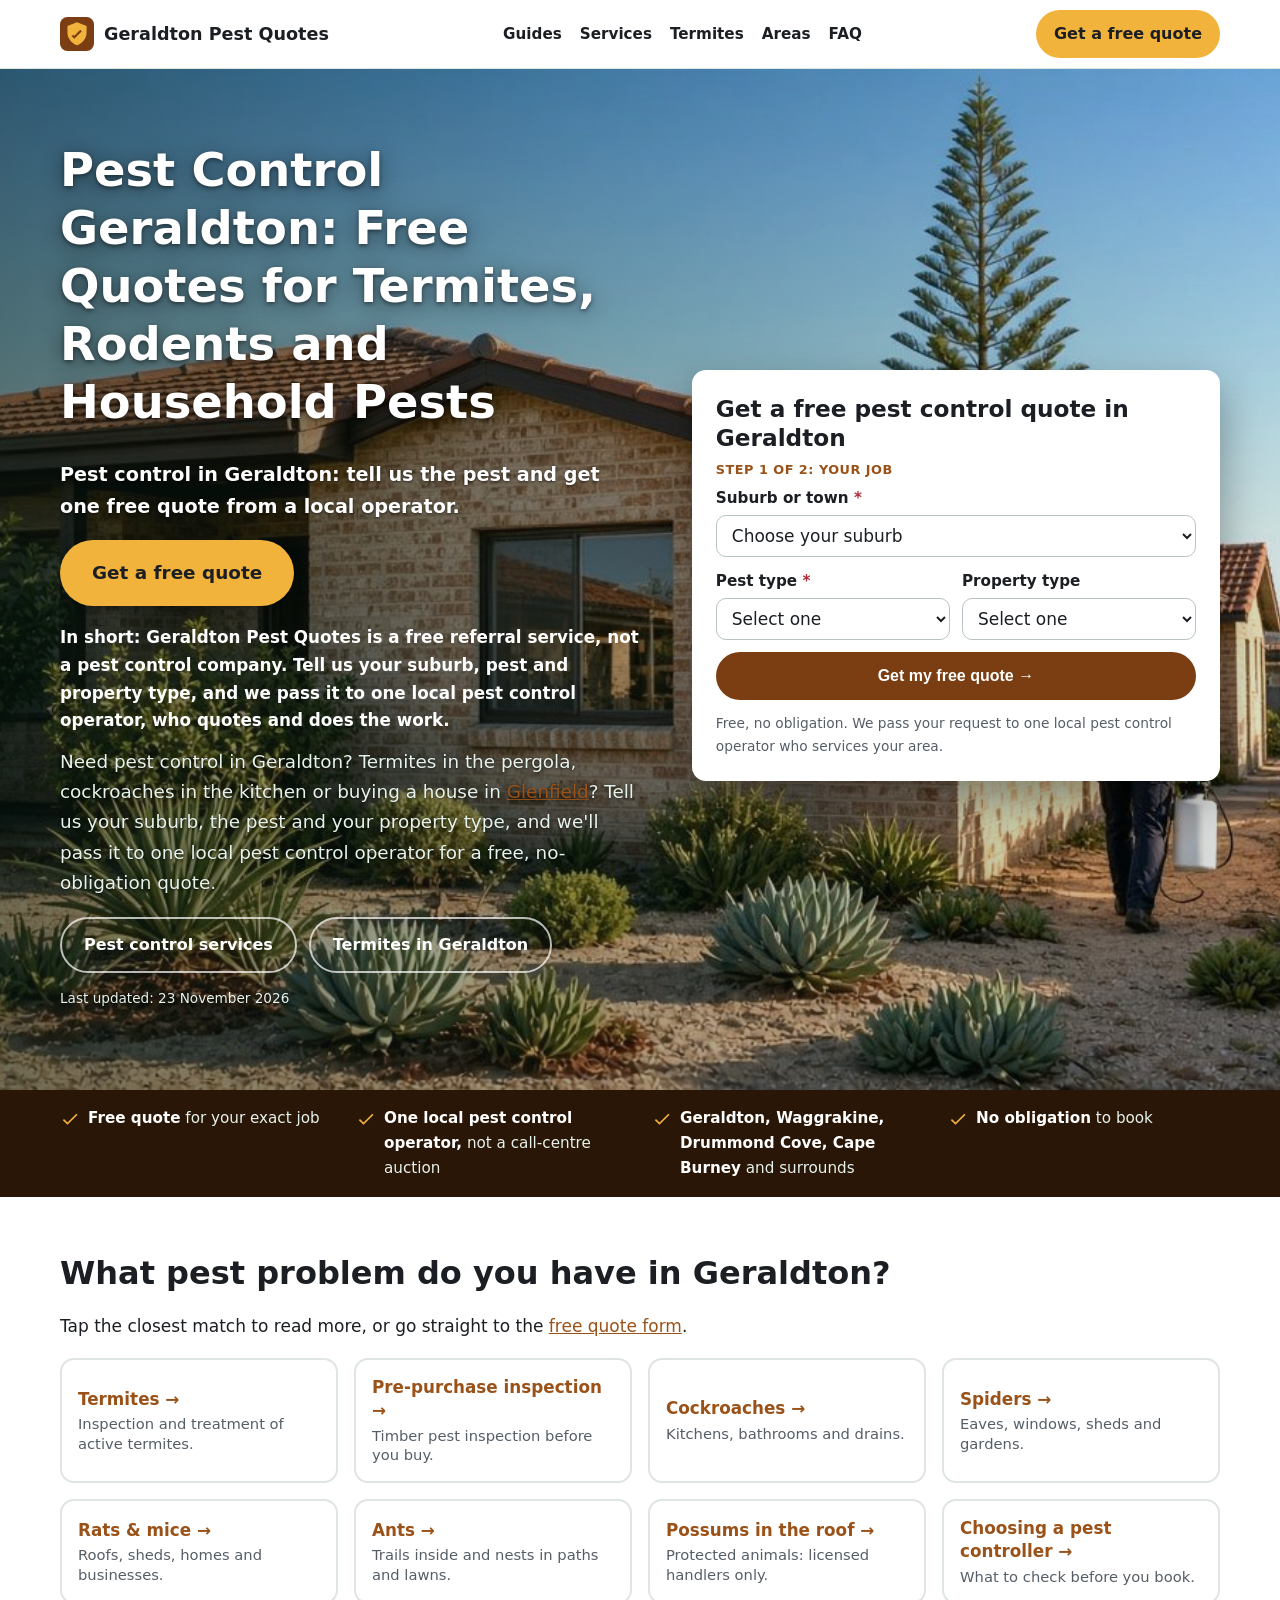
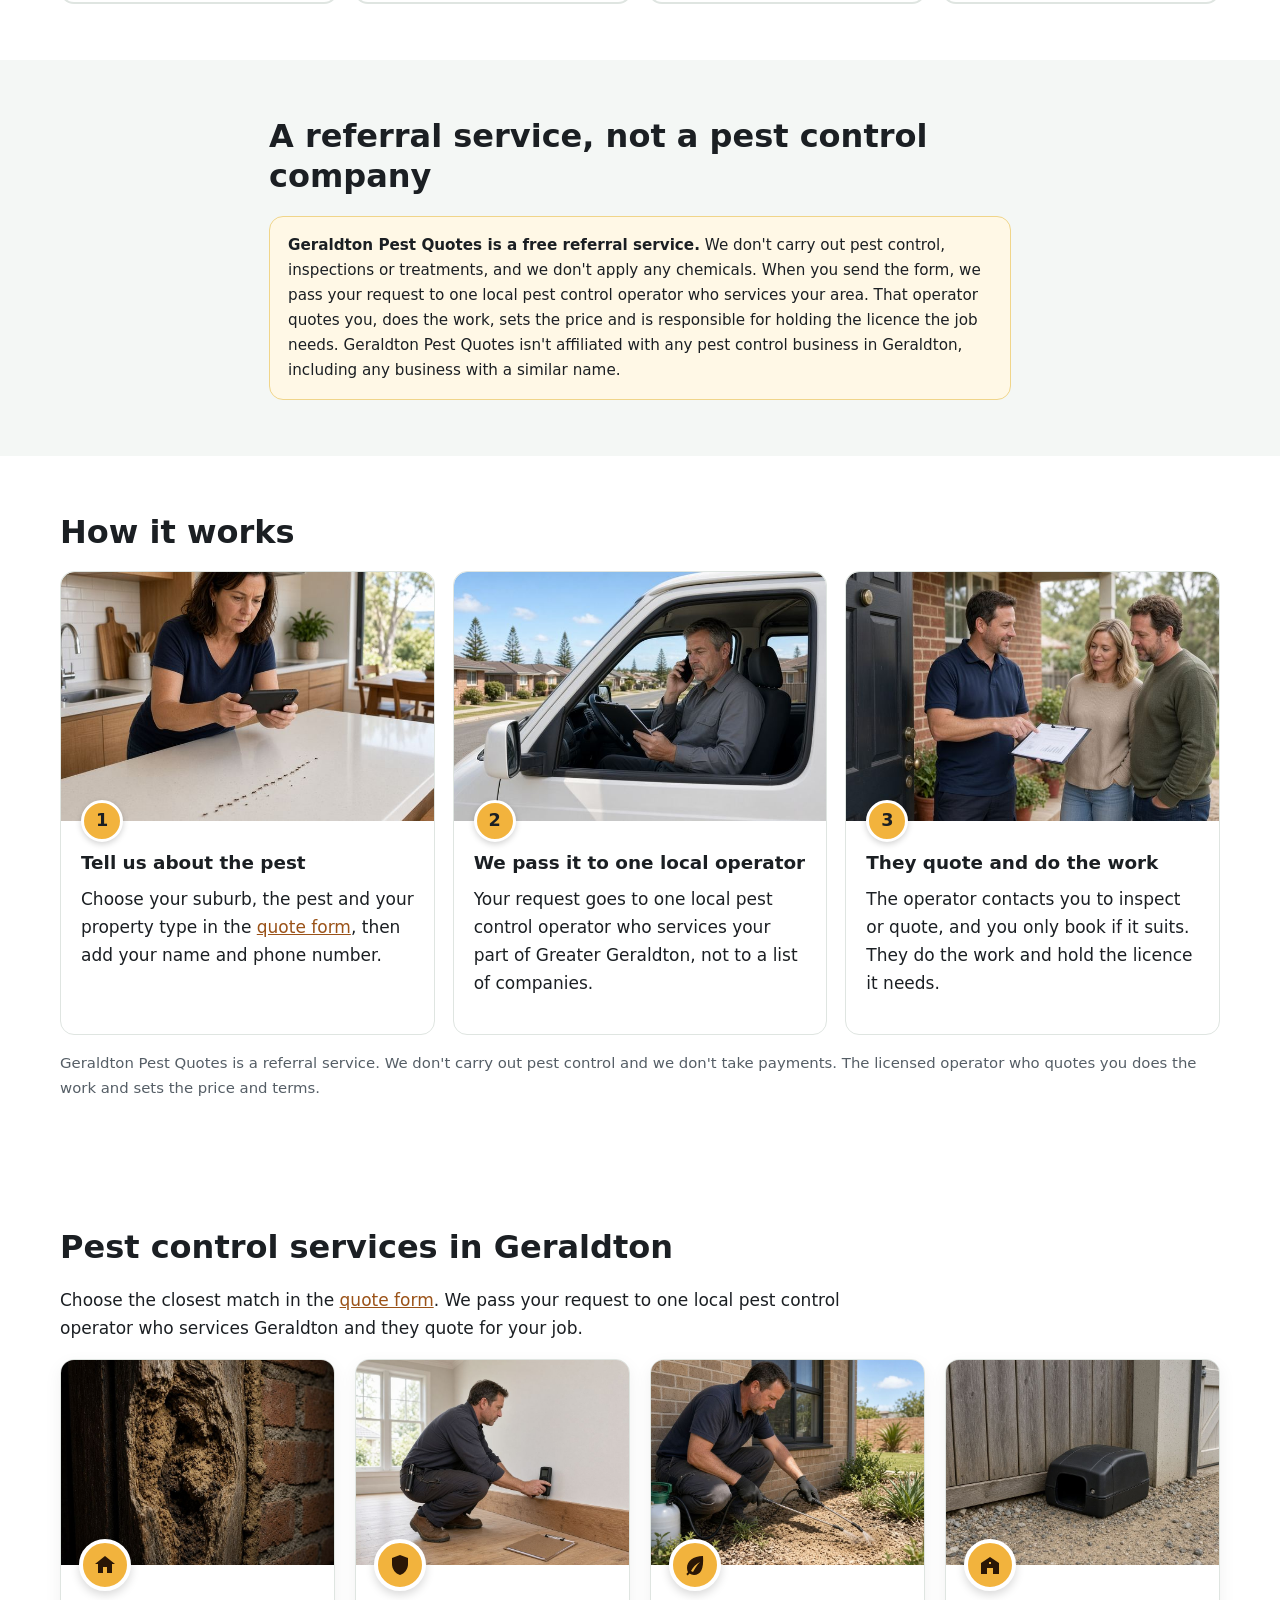
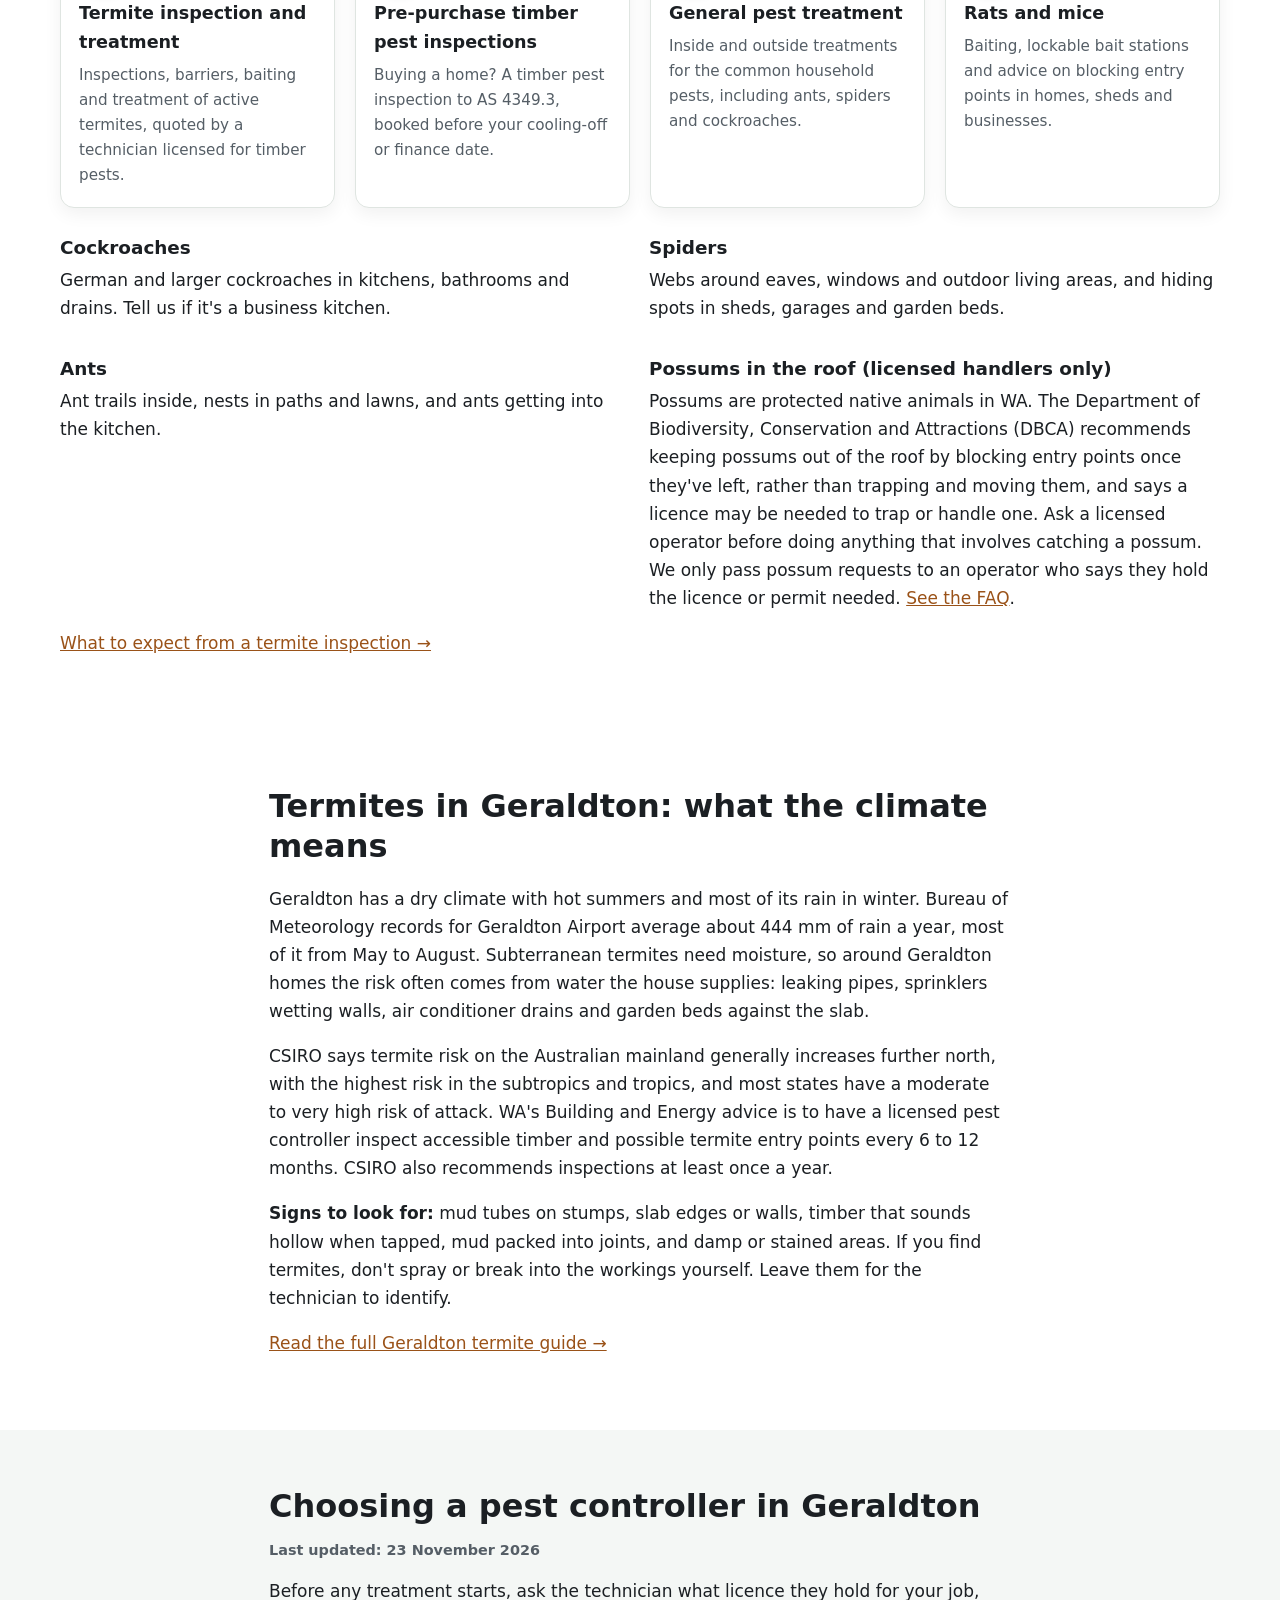
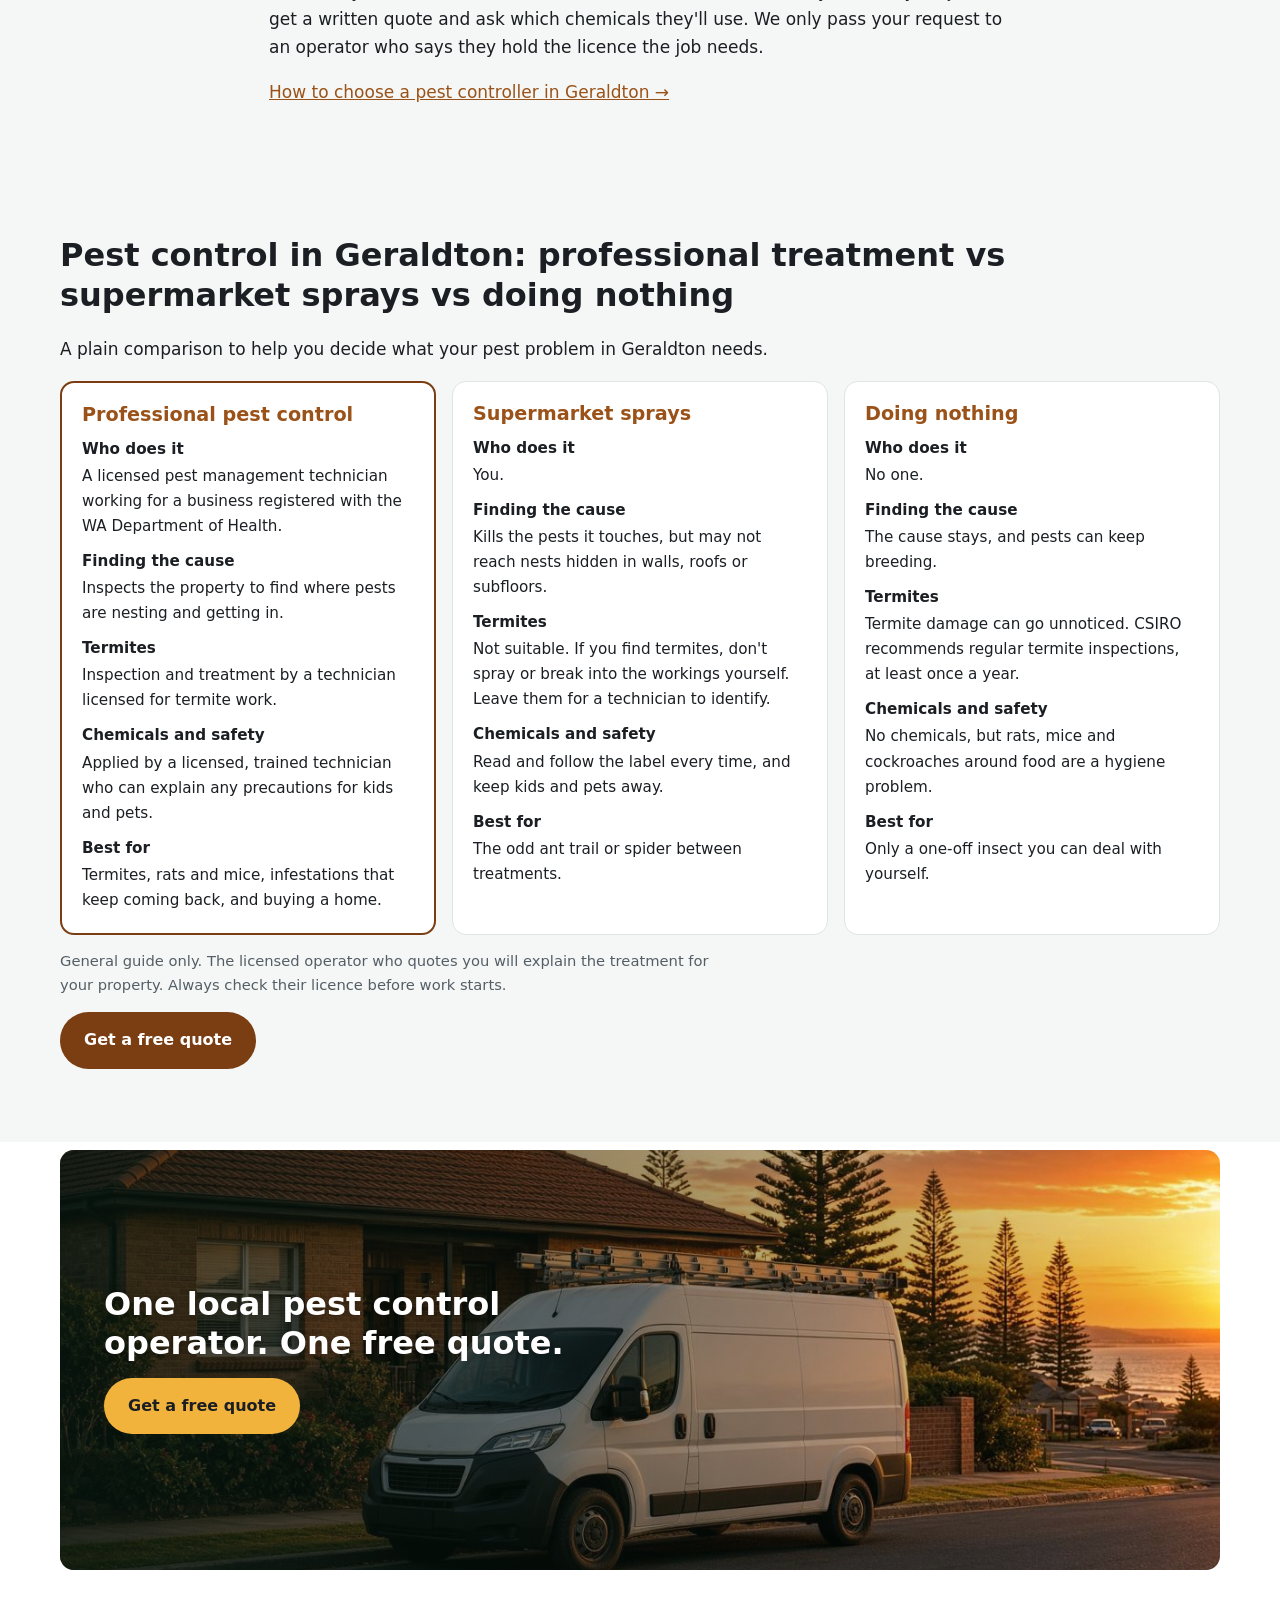
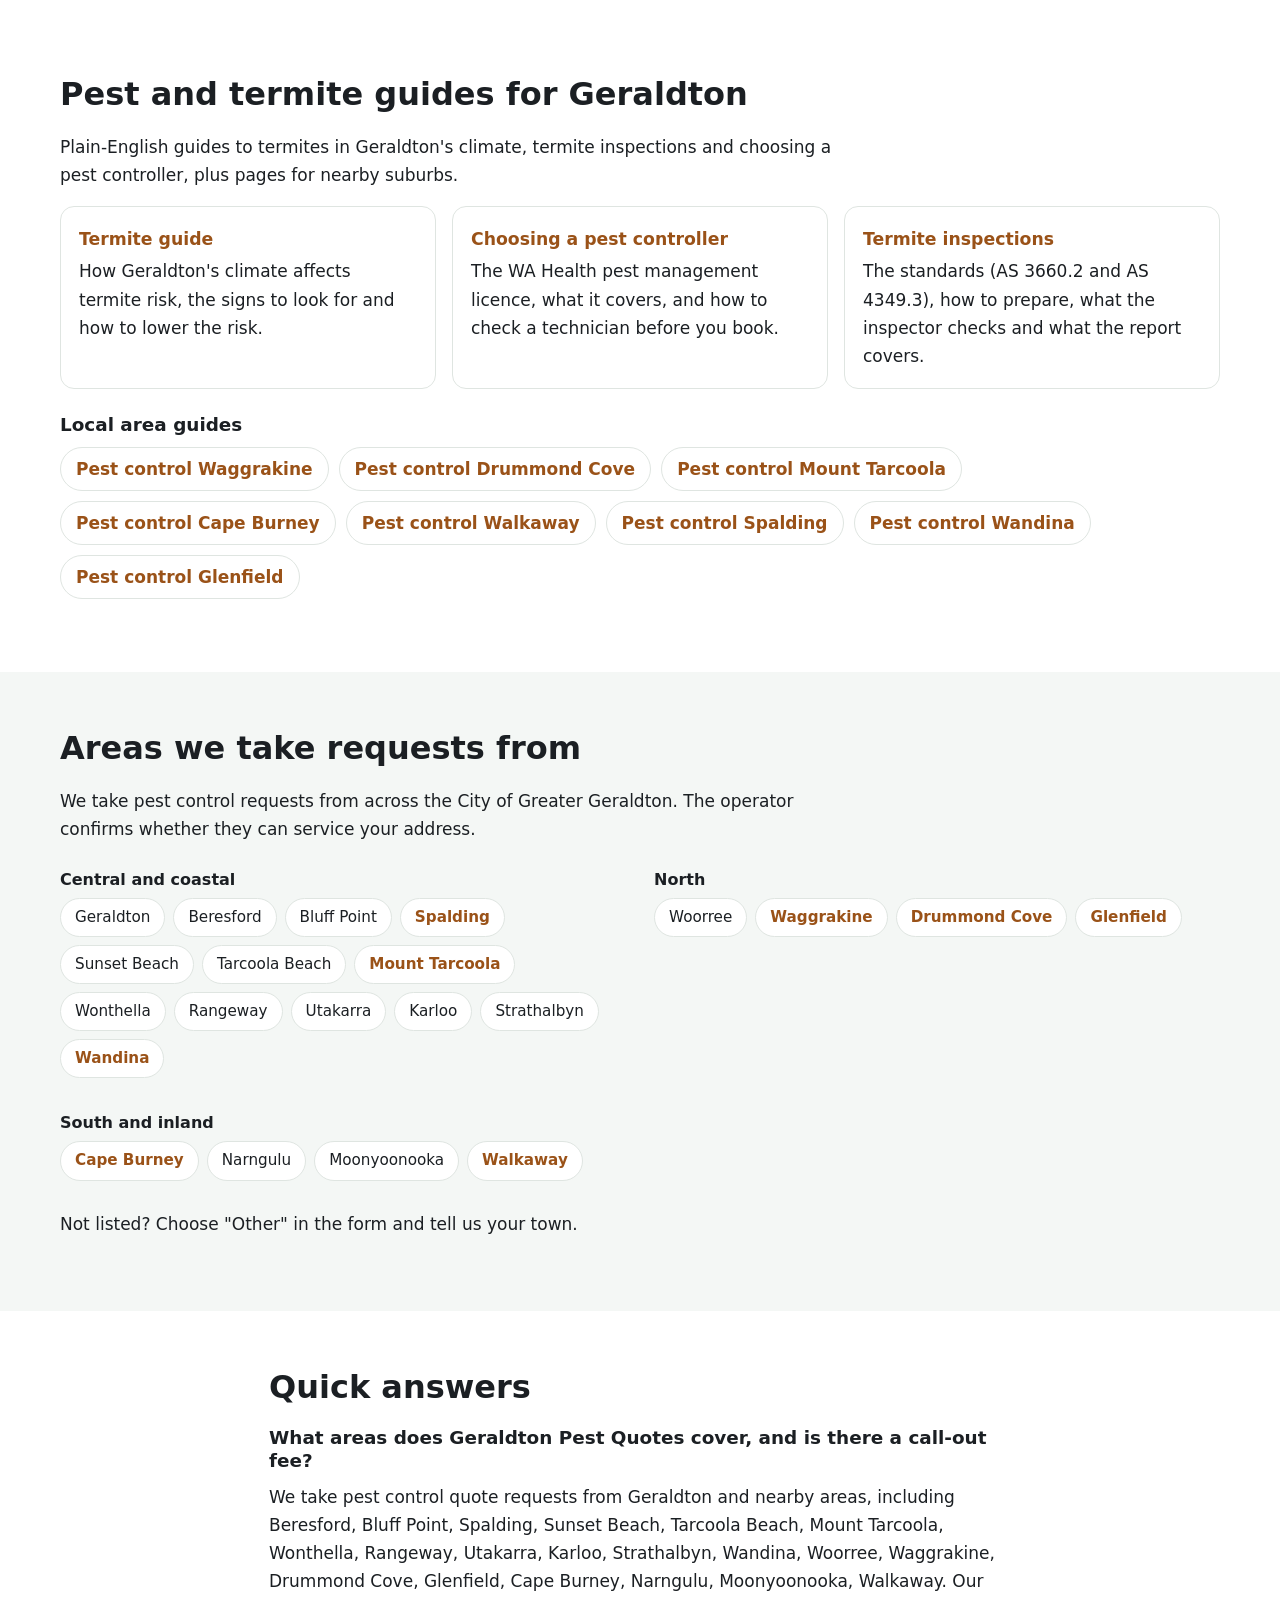
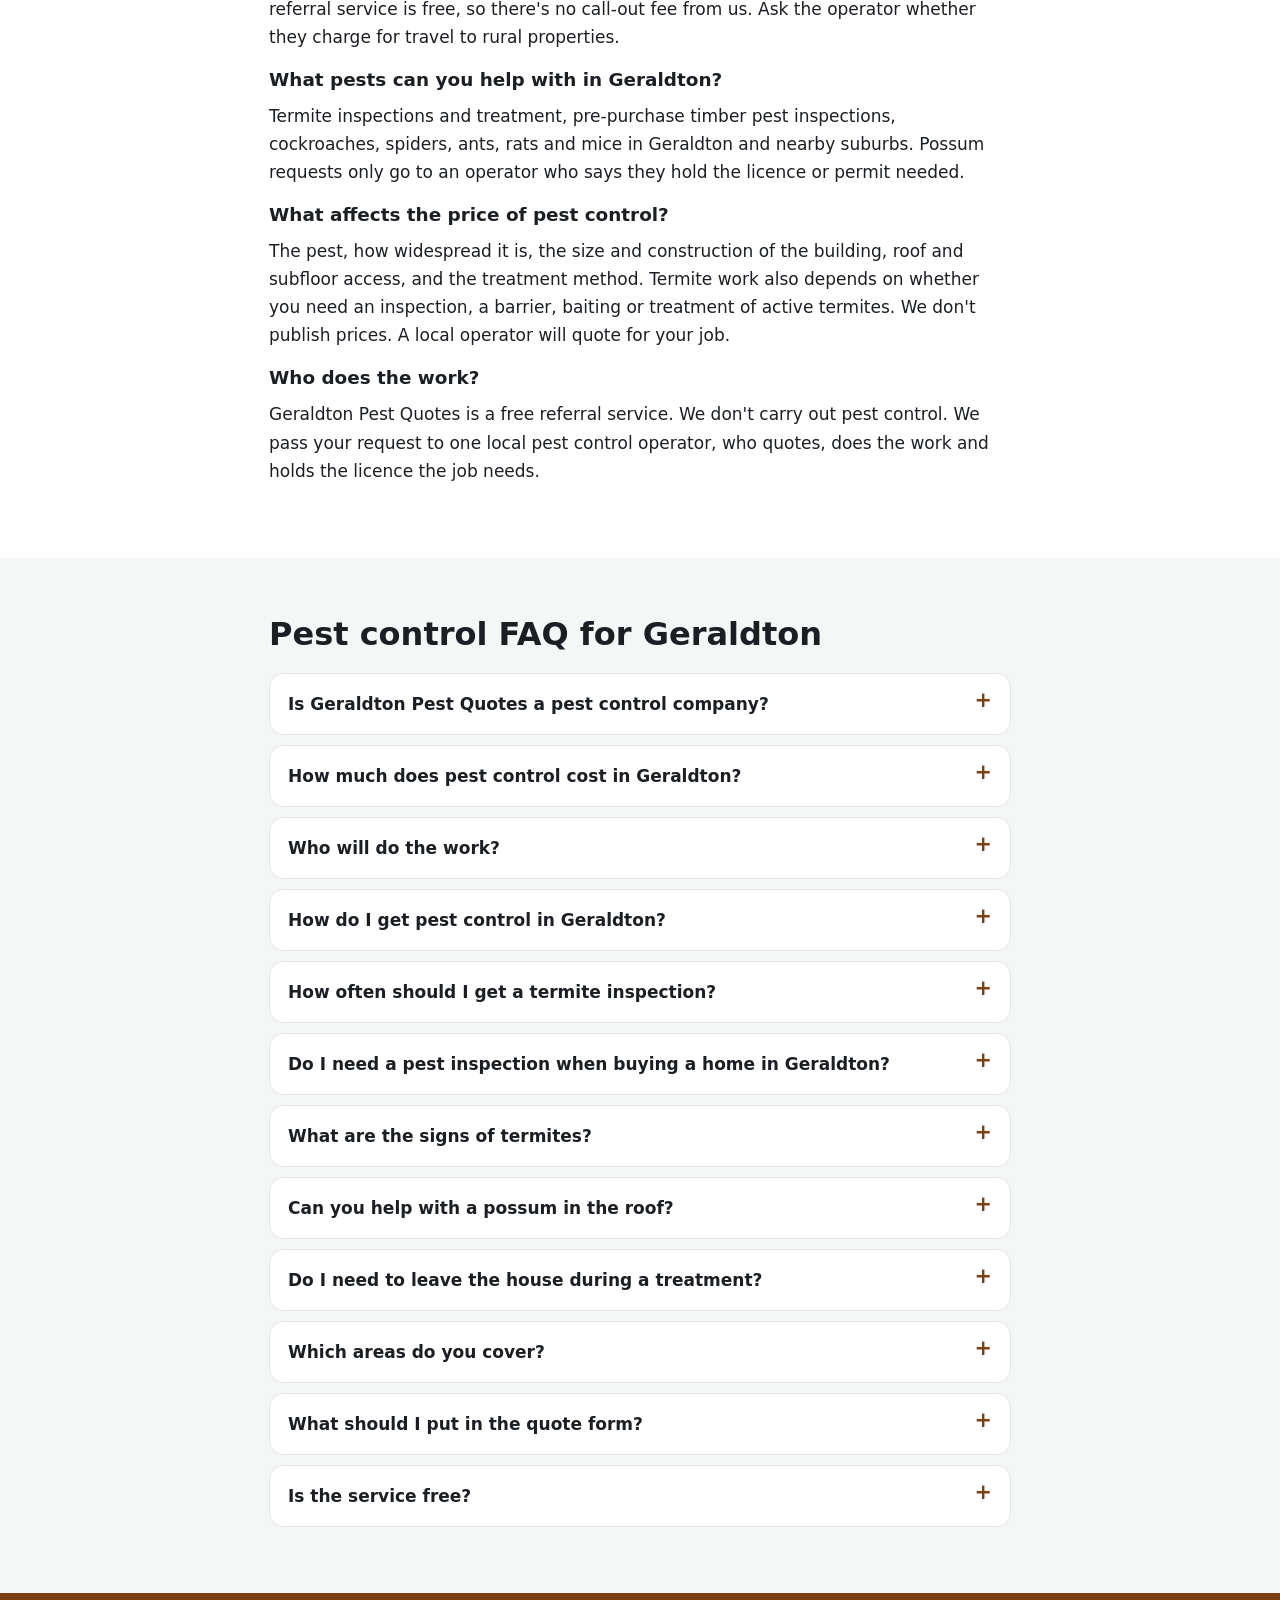
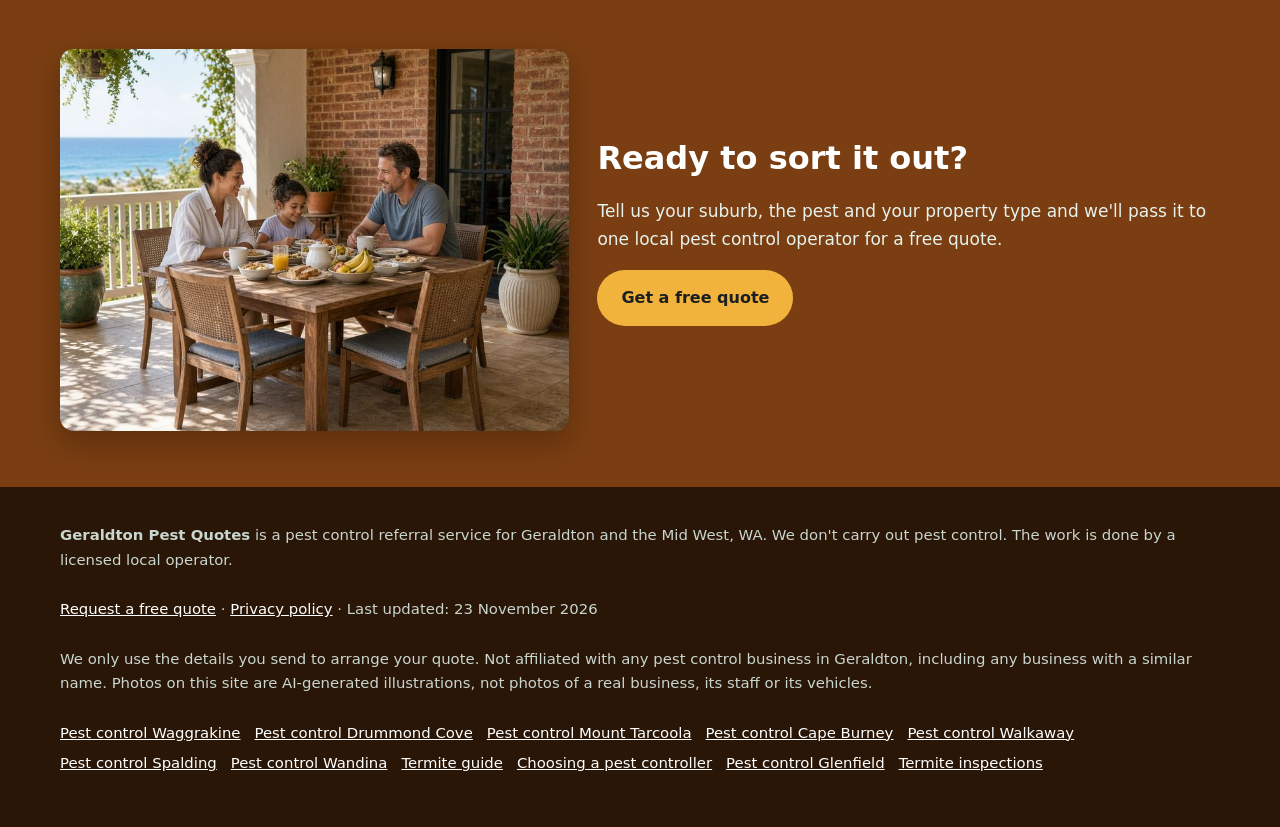
<file: index.html>
<!doctype html>
<html lang="en-AU">
<head>
<meta charset="utf-8">
<meta name="google-site-verification" content="bmUhPWseTPfDYmcLHDGrtQA1EwL-EaUg-mz35GSPptg" />
<meta name="viewport" content="width=device-width, initial-scale=1">
<title>Pest Control Geraldton WA | Termite Inspections &amp; Pest Treatment Quotes</title>
<meta name="description" content="Pest control in Geraldton and nearby suburbs: termites, cockroaches, spiders, ants, rats and mice. Tell us the pest and get one free quote from a local operator.">
<link rel="canonical" href="https://geraldtonpestcontrol.com/">
<link rel="icon" href="favicon.svg" type="image/svg+xml">
<meta name="theme-color" content="#7a3e12">
<meta property="og:type" content="website">
<meta property="og:locale" content="en_AU">
<meta property="og:site_name" content="Geraldton Pest Quotes">
<meta property="og:title" content="Pest Control Geraldton WA | Termite Inspections &amp; Pest Treatment Quotes">
<meta property="og:description" content="Pest control in Geraldton: termites, cockroaches, spiders, ants, rats and mice. One free quote from a local operator.">
<meta property="og:url" content="https://geraldtonpestcontrol.com/">
<meta property="og:image" content="https://geraldtonpestcontrol.com/img/hero.jpg">
<meta name="twitter:card" content="summary_large_image">
<meta name="twitter:image" content="https://geraldtonpestcontrol.com/img/hero.jpg">
<script>document.documentElement.classList.add('js')</script>
<link rel="stylesheet" href="styles.css">

<!-- Google tag (gtag.js) -->
<script async src="https://www.googletagmanager.com/gtag/js?id=G-YT1L1YKTNT"></script>
<script>
  window.dataLayer = window.dataLayer || [];
  function gtag(){dataLayer.push(arguments);}
  gtag('js', new Date());
  gtag('config', 'G-YT1L1YKTNT');
</script>

<script type="application/ld+json">
{
 "@context": "https://schema.org",
 "@type": "WebPage",
 "@id": "https://geraldtonpestcontrol.com/#webpage",
 "url": "https://geraldtonpestcontrol.com/",
 "name": "Pest Control Geraldton WA | Termite Inspections & Pest Treatment Quotes",
 "description": "Pest control in Geraldton and nearby suburbs: termites, cockroaches, spiders, ants, rats and mice. Tell us the pest and get one free quote from a local operator.",
 "inLanguage": "en-AU",
 "dateModified": "2026-11-23",
 "isPartOf": {
  "@id": "https://geraldtonpestcontrol.com/#website"
 },
 "about": {
  "@id": "https://geraldtonpestcontrol.com/#business"
 }
}
</script>
<script type="application/ld+json">
{
 "@context": "https://schema.org",
 "@type": "LocalBusiness",
 "@id": "https://geraldtonpestcontrol.com/#business",
 "name": "Geraldton Pest Quotes",
 "url": "https://geraldtonpestcontrol.com/",
 "description": "Pest control in Geraldton and nearby suburbs: termites, cockroaches, spiders, ants, rats and mice. Tell us the pest and get one free quote from a local operator. A free referral service. It doesn't carry out pest control; one licensed local operator quotes and does the work.",
 "image": "https://geraldtonpestcontrol.com/img/hero.jpg",
 "areaServed": [
  {
   "@type": "AdministrativeArea",
   "name": "City of Greater Geraldton, WA"
  },
  {
   "@type": "Place",
   "name": "Geraldton, WA"
  },
  {
   "@type": "Place",
   "name": "Beresford, WA"
  },
  {
   "@type": "Place",
   "name": "Bluff Point, WA"
  },
  {
   "@type": "Place",
   "name": "Spalding, WA"
  },
  {
   "@type": "Place",
   "name": "Sunset Beach, WA"
  },
  {
   "@type": "Place",
   "name": "Tarcoola Beach, WA"
  },
  {
   "@type": "Place",
   "name": "Mount Tarcoola, WA"
  },
  {
   "@type": "Place",
   "name": "Wonthella, WA"
  },
  {
   "@type": "Place",
   "name": "Rangeway, WA"
  },
  {
   "@type": "Place",
   "name": "Utakarra, WA"
  },
  {
   "@type": "Place",
   "name": "Karloo, WA"
  },
  {
   "@type": "Place",
   "name": "Strathalbyn, WA"
  },
  {
   "@type": "Place",
   "name": "Wandina, WA"
  },
  {
   "@type": "Place",
   "name": "Woorree, WA"
  },
  {
   "@type": "Place",
   "name": "Waggrakine, WA"
  },
  {
   "@type": "Place",
   "name": "Drummond Cove, WA"
  },
  {
   "@type": "Place",
   "name": "Glenfield, WA"
  },
  {
   "@type": "Place",
   "name": "Cape Burney, WA"
  },
  {
   "@type": "Place",
   "name": "Narngulu, WA"
  },
  {
   "@type": "Place",
   "name": "Moonyoonooka, WA"
  },
  {
   "@type": "Place",
   "name": "Walkaway, WA"
  }
 ],
 "knowsAbout": [
  "Pest control",
  "Termite inspections",
  "Termite management",
  "Pre-purchase timber pest inspections",
  "WA pest management licensing"
 ]
}
</script>
<script type="application/ld+json">
{
 "@context": "https://schema.org",
 "@type": "WebSite",
 "@id": "https://geraldtonpestcontrol.com/#website",
 "name": "Geraldton Pest Quotes",
 "url": "https://geraldtonpestcontrol.com/",
 "inLanguage": "en-AU",
 "dateModified": "2026-11-23"
}
</script>
<script type="application/ld+json">
{
 "@context": "https://schema.org",
 "@type": "Service",
 "@id": "https://geraldtonpestcontrol.com/#service",
 "name": "Pest control quotes in Geraldton",
 "serviceType": "Pest control",
 "description": "Free pest control and termite inspection quotes in Geraldton and nearby suburbs. A referral service: we pass your request to one licensed local pest management operator.",
 "url": "https://geraldtonpestcontrol.com/",
 "provider": {
  "@id": "https://geraldtonpestcontrol.com/#business"
 },
 "areaServed": [
  {
   "@type": "AdministrativeArea",
   "name": "City of Greater Geraldton, WA"
  },
  {
   "@type": "Place",
   "name": "Geraldton, WA"
  },
  {
   "@type": "Place",
   "name": "Beresford, WA"
  },
  {
   "@type": "Place",
   "name": "Bluff Point, WA"
  },
  {
   "@type": "Place",
   "name": "Spalding, WA"
  },
  {
   "@type": "Place",
   "name": "Sunset Beach, WA"
  },
  {
   "@type": "Place",
   "name": "Tarcoola Beach, WA"
  },
  {
   "@type": "Place",
   "name": "Mount Tarcoola, WA"
  },
  {
   "@type": "Place",
   "name": "Wonthella, WA"
  },
  {
   "@type": "Place",
   "name": "Rangeway, WA"
  },
  {
   "@type": "Place",
   "name": "Utakarra, WA"
  },
  {
   "@type": "Place",
   "name": "Karloo, WA"
  },
  {
   "@type": "Place",
   "name": "Strathalbyn, WA"
  },
  {
   "@type": "Place",
   "name": "Wandina, WA"
  },
  {
   "@type": "Place",
   "name": "Woorree, WA"
  },
  {
   "@type": "Place",
   "name": "Waggrakine, WA"
  },
  {
   "@type": "Place",
   "name": "Drummond Cove, WA"
  },
  {
   "@type": "Place",
   "name": "Glenfield, WA"
  },
  {
   "@type": "Place",
   "name": "Cape Burney, WA"
  },
  {
   "@type": "Place",
   "name": "Narngulu, WA"
  },
  {
   "@type": "Place",
   "name": "Moonyoonooka, WA"
  },
  {
   "@type": "Place",
   "name": "Walkaway, WA"
  }
 ]
}
</script>
<script type="application/ld+json">
{
 "@context": "https://schema.org",
 "@type": "FAQPage",
 "mainEntity": [
  {
   "@type": "Question",
   "name": "Is Geraldton Pest Quotes a pest control company?",
   "acceptedAnswer": {
    "@type": "Answer",
    "text": "No. Geraldton Pest Quotes is a free referral service. We don't do pest control ourselves. We pass your request to one local pest control operator, who quotes and does the work."
   }
  },
  {
   "@type": "Question",
   "name": "How much does pest control cost in Geraldton?",
   "acceptedAnswer": {
    "@type": "Answer",
    "text": "It depends on the pest, the size and construction of the property, access to the roof and subfloor, and the treatment used. We don't publish prices. Tell us about your job and a local operator will quote for it."
   }
  },
  {
   "@type": "Question",
   "name": "Who will do the work?",
   "acceptedAnswer": {
    "@type": "Answer",
    "text": "One local pest control operator who services your suburb. They contact you, quote, carry out the inspection or treatment and set their own terms. You only book if the quote suits."
   }
  },
  {
   "@type": "Question",
   "name": "How do I get pest control in Geraldton?",
   "acceptedAnswer": {
    "@type": "Answer",
    "text": "Fill in the free quote form with your suburb, the pest and the property type. We pass it to one local pest control operator who services Geraldton, and they contact you with a quote. There's no obligation to book."
   }
  },
  {
   "@type": "Question",
   "name": "How often should I get a termite inspection?",
   "acceptedAnswer": {
    "@type": "Answer",
    "text": "WA's Building and Energy advice is to have a licensed pest controller inspect accessible timber and possible termite entry points every 6 to 12 months. CSIRO also recommends inspections at least once a year."
   }
  },
  {
   "@type": "Question",
   "name": "Do I need a pest inspection when buying a home in Geraldton?",
   "acceptedAnswer": {
    "@type": "Answer",
    "text": "It's strongly advised. A timber pest inspection to AS 4349.3 looks for termites, borers and timber decay, and the things that make an attack more likely. In WA, book a pre-purchase timber pest inspection early, and ask the inspector about their qualifications and insurance, and which Australian Standard the report follows. Check your offer or contract for any building and pest inspection condition and its deadline."
   }
  },
  {
   "@type": "Question",
   "name": "What are the signs of termites?",
   "acceptedAnswer": {
    "@type": "Answer",
    "text": "Mud tubes on stumps, slab edges or walls, timber that sounds hollow when tapped, mud packed into cracks and joints, damp or stained areas, and swarms of winged termites. Don't disturb them. Leave them for the technician to identify."
   }
  },
  {
   "@type": "Question",
   "name": "Can you help with a possum in the roof?",
   "acceptedAnswer": {
    "@type": "Answer",
    "text": "Possums are protected native animals in WA. The Department of Biodiversity, Conservation and Attractions (DBCA) recommends keeping possums out of the roof by blocking entry points once they've left, rather than trapping and moving them, and says a licence may be needed to trap or handle one. Ask a licensed operator before doing anything that involves catching a possum. We only pass possum requests to an operator who says they hold the licence or permit needed."
   }
  },
  {
   "@type": "Question",
   "name": "Do I need to leave the house during a treatment?",
   "acceptedAnswer": {
    "@type": "Answer",
    "text": "It depends on the treatment. The technician should tell you which chemicals they use, how they apply them, whether windows need to be closed, what to do about pets, and how long to wait before going back into treated areas. Ask before the job starts."
   }
  },
  {
   "@type": "Question",
   "name": "Which areas do you cover?",
   "acceptedAnswer": {
    "@type": "Answer",
    "text": "We take requests from Geraldton and nearby areas, including Beresford, Bluff Point, Spalding, Sunset Beach, Tarcoola Beach, Mount Tarcoola, Wonthella, Rangeway, Utakarra, Karloo, Strathalbyn, Wandina, Woorree, Waggrakine, Drummond Cove, Glenfield, Cape Burney, Narngulu, Moonyoonooka, Walkaway. The operator confirms whether they can service your address."
   }
  },
  {
   "@type": "Question",
   "name": "What should I put in the quote form?",
   "acceptedAnswer": {
    "@type": "Answer",
    "text": "Your suburb, the pest, the type of property and a short description, such as where you've seen activity, whether it's a slab or raised floor, and any earlier termite treatment. You can add a preferred date."
   }
  },
  {
   "@type": "Question",
   "name": "Is the service free?",
   "acceptedAnswer": {
    "@type": "Answer",
    "text": "Yes. Requesting a quote is free and there's no obligation to book. We don't take payments. Any price is agreed directly between you and the operator."
   }
  },
  {
   "@type": "Question",
   "name": "What areas does Geraldton Pest Quotes cover, and is there a call-out fee?",
   "acceptedAnswer": {
    "@type": "Answer",
    "text": "We take pest control quote requests from Geraldton and nearby areas, including Beresford, Bluff Point, Spalding, Sunset Beach, Tarcoola Beach, Mount Tarcoola, Wonthella, Rangeway, Utakarra, Karloo, Strathalbyn, Wandina, Woorree, Waggrakine, Drummond Cove, Glenfield, Cape Burney, Narngulu, Moonyoonooka, Walkaway. Our referral service is free, so there's no call-out fee from us. Ask the operator whether they charge for travel to rural properties."
   }
  },
  {
   "@type": "Question",
   "name": "What pests can you help with in Geraldton?",
   "acceptedAnswer": {
    "@type": "Answer",
    "text": "Termite inspections and treatment, pre-purchase timber pest inspections, cockroaches, spiders, ants, rats and mice in Geraldton and nearby suburbs. Possum requests only go to an operator who says they hold the licence or permit needed."
   }
  },
  {
   "@type": "Question",
   "name": "What affects the price of pest control?",
   "acceptedAnswer": {
    "@type": "Answer",
    "text": "The pest, how widespread it is, the size and construction of the building, roof and subfloor access, and the treatment method. Termite work also depends on whether you need an inspection, a barrier, baiting or treatment of active termites. We don't publish prices. A local operator will quote for your job."
   }
  },
  {
   "@type": "Question",
   "name": "Who does the work?",
   "acceptedAnswer": {
    "@type": "Answer",
    "text": "Geraldton Pest Quotes is a free referral service. We don't carry out pest control. We pass your request to one local pest control operator, who quotes, does the work and holds the licence the job needs."
   }
  }
 ]
}
</script>
<!--h3:css--><style>
.h3-tag{font-size:1.2rem;font-weight:600;margin:.2em 0 .9em;color:#fff;text-shadow:0 1px 3px rgba(0,0,0,.6);max-width:36em}
.btn-xl{font-size:1.15rem;padding:16px 30px;min-height:54px;box-shadow:0 6px 18px rgba(0,0,0,.25)}
.h3-cta{margin:0 0 18px}
.need-grid{display:grid;grid-template-columns:repeat(2,minmax(0,1fr));gap:12px;margin-top:18px}
@media(min-width:800px){.need-grid{grid-template-columns:repeat(4,minmax(0,1fr));gap:16px}}
.need-grid a{display:flex;flex-direction:column;justify-content:center;min-height:96px;padding:16px;background:#fff;border:2px solid var(--line);border-radius:var(--radius);text-decoration:none;color:var(--ink);line-height:1.35}
.need-grid a:hover,.need-grid a:focus-visible{border-color:var(--green);background:var(--soft)}
.need-grid strong{color:var(--green-2);font-size:1.05rem;margin-bottom:4px}
.need-grid strong::after{content:" \2192"}
.need-grid span{font-size:.92rem;color:var(--muted)}
.cmp{display:grid;gap:16px;margin-top:18px}
@media(min-width:900px){.cmp{grid-template-columns:repeat(3,minmax(0,1fr))}}
.cmp article{background:#fff;border:1px solid var(--line);border-radius:var(--radius);padding:20px}
.cmp article.cmp-main{border:2px solid var(--green)}
.cmp h3{margin:0 0 10px;font-size:1.2rem;color:var(--green-2)}
.cmp dl{margin:0}.cmp dt{font-weight:700;margin-top:10px;font-size:.95rem}.cmp dd{margin:2px 0 0;color:var(--ink);font-size:.95rem}
.cmp-note{font-size:.92rem;color:var(--muted);margin-top:14px;max-width:46em}
.mobile-call{transition:transform .2s ease;padding-bottom:calc(10px + env(safe-area-inset-bottom))}
.mobile-call .btn{min-height:48px;font-size:1.05rem}
.mobile-call.mc-off{transform:translateY(120%)}
@media(prefers-reduced-motion:reduce){.mobile-call{transition:none}}
</style><!--/h3:css-->
</head>
<body>
<a class="skip-link" href="#main">Skip to content</a>

<header class="site-header">
  <div class="wrap">
    <a class="brand" href="/" aria-label="Geraldton Pest Quotes home">
      <svg viewBox="0 0 64 64" aria-hidden="true"><rect width="64" height="64" rx="14" fill="#7a3e12"/><path d="M32 10 14 17v12c0 11 7.6 20.5 18 24 10.4-3.5 18-13 18-24V17z" fill="#f2b33d"/><path d="M27 41l-5-5 2.8-2.8L27 35.4l11.2-11.2L41 27z" fill="#7a3e12"/></svg>
      Geraldton Pest Quotes
    </a>
    <nav class="nav" aria-label="Main">
      <a href="#guides">Guides</a>      <a href="#services">Services</a><a href="/termites-geraldton/">Termites</a><a href="#areas">Areas</a><a href="#faq">FAQ</a>
    </nav>
    <a class="btn btn-call header-call" href="#quote">Get a free quote</a>
  </div>
</header>

<main id="main">
<section class="hero" aria-labelledby="h1">
  <picture class="hero-bg">
    <source media="(max-width: 700px)" srcset="img/hero-mobile.jpg" width="684" height="720">
    <img src="img/hero.jpg" width="1280" height="720" alt="Pest control technician walking towards a brick home with Norfolk pines behind" fetchpriority="high" decoding="async">
  </picture>
  <div class="wrap hero-grid">
    <div class="hero-copy">
      <h1 id="h1">Pest Control Geraldton: Free Quotes for Termites, Rodents and Household Pests</h1><!--h3:hero-->
      <p class="h3-tag">Pest control in Geraldton: tell us the pest and get one free quote from a local operator.</p>
      <p class="h3-cta"><a class="btn btn-call btn-xl" href="#quote">Get a free quote</a></p><!--/h3:hero-->
      <p class="summary">In short: Geraldton Pest Quotes is a free referral service, not a pest control company. Tell us your suburb, pest and property type, and we pass it to one local pest control operator, who quotes and does the work.</p>
      <p class="lead">Need pest control in Geraldton? Termites in the pergola, cockroaches in the kitchen or buying a house in <a href="/pest-control-glenfield/">Glenfield</a>? Tell us your suburb, the pest and your property type, and we'll pass it to one local pest control operator for a free, no-obligation quote.</p>
      <div class="ctas"><a class="btn btn-ghost" href="#services">Pest control services</a><a class="btn btn-ghost" href="/termites-geraldton/">Termites in Geraldton</a></div>
      <p class="updated">Last updated: 23 November 2026</p>
    </div>
    <div class="hero-form-card" id="quote">
      <h2 id="quote-h">Get a free pest control quote in Geraldton</h2>
      <form class="quote-form two-step" id="quote-form" action="https://formsubmit.co/quotes@geraldtonpestcontrol.com" method="post" novalidate>
        <input type="hidden" name="_subject" value="New quote request – geraldtonpestcontrol.com">
        <input type="hidden" name="_captcha" value="true">
        <input type="hidden" name="_template" value="table">
        <input type="hidden" name="_next" value="https://geraldtonpestcontrol.com/thanks.html?lead=1">
        <input type="hidden" name="_autoresponse" value="Thanks for your pest control request. We&#x27;ve received it and are passing it to a local pest control operator, who&#x27;ll be in touch shortly with availability and a price.">
        <input type="text" name="_honey" style="display:none" tabindex="-1" autocomplete="off" aria-hidden="true">
        <input type="hidden" name="source" value="geraldtonpestcontrol.com">
        <fieldset class="step step-1">
          <legend class="step-label">Step 1 of 2: your job</legend>
          <div class="full"><label for="suburb">Suburb or town <span class="req" aria-hidden="true">*</span></label>
            <select id="suburb" name="suburb" required><option value="">Choose your suburb</option><option>Geraldton</option><option>Beresford</option><option>Bluff Point</option><option>Spalding</option><option>Sunset Beach</option><option>Tarcoola Beach</option><option>Mount Tarcoola</option><option>Wonthella</option><option>Rangeway</option><option>Utakarra</option><option>Karloo</option><option>Strathalbyn</option><option>Wandina</option><option>Woorree</option><option>Waggrakine</option><option>Drummond Cove</option><option>Glenfield</option><option>Cape Burney</option><option>Narngulu</option><option>Moonyoonooka</option><option>Walkaway</option><option value="Other">Other (tell us below)</option></select></div>
          <div class="full other-wrap"><label for="suburb_other">Other suburb or town</label><input id="suburb_other" name="suburb_other" type="text" autocomplete="address-level2"></div>
          <div><label for="pest">Pest type <span class="req" aria-hidden="true">*</span></label>
            <select id="pest" name="pest_type" required><option value="">Select one</option><option>Termites: inspection</option><option>Termites: treatment or barrier</option><option>Pre-purchase timber pest inspection</option><option>General pest treatment</option><option>Cockroaches</option><option>Spiders</option><option>Rats or mice</option><option>Ants</option><option>Possum in the roof (licensed handler only)</option><option>Other or not sure</option></select></div>
          <div><label for="property">Property type</label>
            <select id="property" name="property_type"><option value="Not stated">Select one</option><option>House</option><option>Unit or townhouse</option><option>Rental (tenant or landlord)</option><option>Home I'm buying</option><option>Business or commercial</option><option>Farm or rural property</option></select></div>
          <div class="full js-only"><button class="btn btn-primary btn-block" type="button" id="to-step-2">Get my free quote →</button></div>
          <p class="microcopy full">Free, no obligation. We pass your request to one local pest control operator who services your area.</p>
          <p class="form-error full" id="step1-error" role="alert" hidden>Please choose your suburb and pest type.</p>
        </fieldset>
        <fieldset class="step step-2" id="step-2">
          <legend class="step-label">Step 2 of 2: your details</legend>
          <div><label for="name">Name <span class="req" aria-hidden="true">*</span></label><input id="name" name="name" type="text" autocomplete="name" required></div>
          <div><label for="phone">Phone <span class="req" aria-hidden="true">*</span></label><input id="phone" name="phone" type="tel" autocomplete="tel" inputmode="tel" required></div>
          <div><label for="email">Email</label><input id="email" name="email" type="email" autocomplete="email"></div>
          <div><label for="date">Preferred date</label><input id="date" name="preferred_date" type="date"></div>
          <div class="full"><label for="message">Anything else?</label><textarea id="message" name="message" rows="2" placeholder="e.g. mud tubes on the patio post, slab home, 1990s brick, want an inspection"></textarea></div>
          <p class="consent full">By sending this form you agree we can share your details with one local pest control operator so they can quote for your job. See our <a href="privacy.html">privacy policy</a>.</p>
          <div class="full step2-actions"><button class="btn btn-primary" type="submit">Send my quote request</button><button class="btn-link js-only" type="button" id="back-1">← Back</button></div>
        </fieldset>
      </form>
    </div>
  </div>
</section>
<section class="trust" aria-label="Why use this service">
  <ul class="wrap trust-list"><li><svg viewBox="0 0 24 24" aria-hidden="true"><path fill="currentColor" d="M9 16.2 4.8 12l-1.4 1.4L9 19 21 7l-1.4-1.4z"/></svg><span><strong>Free quote</strong> for your exact job</span></li><li><svg viewBox="0 0 24 24" aria-hidden="true"><path fill="currentColor" d="M9 16.2 4.8 12l-1.4 1.4L9 19 21 7l-1.4-1.4z"/></svg><span><strong>One local pest control operator,</strong> not a call-centre auction</span></li><li><svg viewBox="0 0 24 24" aria-hidden="true"><path fill="currentColor" d="M9 16.2 4.8 12l-1.4 1.4L9 19 21 7l-1.4-1.4z"/></svg><span><strong>Geraldton, Waggrakine, Drummond Cove, Cape Burney</strong> and surrounds</span></li><li><svg viewBox="0 0 24 24" aria-hidden="true"><path fill="currentColor" d="M9 16.2 4.8 12l-1.4 1.4L9 19 21 7l-1.4-1.4z"/></svg><span><strong>No obligation</strong> to book</span></li></ul>
</section>
<!--h3:need-->
<section id="need" aria-labelledby="need-h">
  <div class="wrap">
    <h2 id="need-h">What pest problem do you have in Geraldton?</h2>
    <p class="intro">Tap the closest match to read more, or go straight to the <a href="#quote">free quote form</a>.</p>
    <div class="need-grid"><a href="/termites-geraldton/"><strong>Termites</strong><span>Inspection and treatment of active termites.</span></a><a href="/termite-inspection/"><strong>Pre-purchase inspection</strong><span>Timber pest inspection before you buy.</span></a><a href="#quote"><strong>Cockroaches</strong><span>Kitchens, bathrooms and drains.</span></a><a href="#quote"><strong>Spiders</strong><span>Eaves, windows, sheds and gardens.</span></a><a href="#quote"><strong>Rats &amp; mice</strong><span>Roofs, sheds, homes and businesses.</span></a><a href="#quote"><strong>Ants</strong><span>Trails inside and nests in paths and lawns.</span></a><a href="#services"><strong>Possums in the roof</strong><span>Protected animals: licensed handlers only.</span></a><a href="/pest-control-licence-wa/"><strong>Choosing a pest controller</strong><span>What to check before you book.</span></a></div>
  </div>
</section>
<!--/h3:need-->
<section class="alt" id="referral" aria-labelledby="ref-h">
  <div class="wrap intro">
    <h2 id="ref-h">A referral service, not a pest control company</h2>
    <div class="disclaimer"><p style="margin:0"><strong>Geraldton Pest Quotes is a free referral service.</strong> We don't carry out pest control, inspections or treatments, and we don't apply any chemicals. When you send the form, we pass your request to one local pest control operator who services your area. That operator quotes you, does the work, sets the price and is responsible for holding the licence the job needs. Geraldton Pest Quotes isn't affiliated with any pest control business in Geraldton, including any business with a similar name.</p></div>
  </div>
</section>
<section id="how" aria-labelledby="how-h">
  <div class="wrap">
    <h2 id="how-h">How it works</h2>
    <ol class="steps grid grid-3">
      <li class="card step-card"><span class="step-img"><img src="img/step1.jpg" width="700" height="467" loading="lazy" decoding="async" alt="Woman checking her phone next to a line of ants on a kitchen bench"></span><div class="step-body"><span class="step-num">1</span><h3>Tell us about the pest</h3><p>Choose your suburb, the pest and your property type in the <a href="#quote">quote form</a>, then add your name and phone number.</p></div></li>
      <li class="card step-card"><span class="step-img"><img src="img/step2.jpg" width="700" height="467" loading="lazy" decoding="async" alt="Pest control technician on the phone in a white van in a Geraldton street"></span><div class="step-body"><span class="step-num">2</span><h3>We pass it to one local operator</h3><p>Your request goes to one local pest control operator who services your part of Greater Geraldton, not to a list of companies.</p></div></li>
      <li class="card step-card"><span class="step-img"><img src="img/step3.jpg" width="700" height="467" loading="lazy" decoding="async" alt="Technician with a clipboard talking to a couple at their front door"></span><div class="step-body"><span class="step-num">3</span><h3>They quote and do the work</h3><p>The operator contacts you to inspect or quote, and you only book if it suits. They do the work and hold the licence it needs.</p></div></li>
      </ol>
    <p class="note">Geraldton Pest Quotes is a referral service. We don't carry out pest control and we don't take payments. The licensed operator who quotes you does the work and sets the price and terms.</p>
  </div>
</section>
<section id="services" aria-labelledby="services-h">
  <div class="wrap">
    <h2 id="services-h">Pest control services in Geraldton</h2>
    <p class="intro">Choose the closest match in the <a href="#quote">quote form</a>. We pass your request to one local pest control operator who services Geraldton and they quote for your job.</p>
    <div class="photo-cards">
      <a class="photo-card" href="/termites-geraldton/">
        <span class="pc-img"><img src="img/card-termite.jpg" width="900" height="675" loading="lazy" decoding="async" alt="Close-up of termite damage in a timber post next to a brick wall"></span>
        <span class="pc-body"><span class="pc-icon"><svg viewBox="0 0 24 24" aria-hidden="true"><path fill="currentColor" d="M12 3 2 11h3v9h5v-6h4v6h5v-9h3z"/></svg></span><strong class="pc-title">Termite inspection and treatment</strong><span class="pc-text">Inspections, barriers, baiting and treatment of active termites, quoted by a technician licensed for timber pests.</span></span>
      </a>
      <a class="photo-card" href="/termite-inspection/">
        <span class="pc-img"><img src="img/card-inspect.jpg" width="900" height="675" loading="lazy" decoding="async" alt="Technician checking a wall with a moisture meter during an inspection"></span>
        <span class="pc-body"><span class="pc-icon"><svg viewBox="0 0 24 24" aria-hidden="true"><path fill="currentColor" d="M12 2 4 5v6c0 5 3.4 9.7 8 11 4.6-1.3 8-6 8-11V5z"/></svg></span><strong class="pc-title">Pre-purchase timber pest inspections</strong><span class="pc-text">Buying a home? A timber pest inspection to AS 4349.3, booked before your cooling-off or finance date.</span></span>
      </a>
      <a class="photo-card" href="#quote">
        <span class="pc-img"><img src="img/card-general.jpg" width="900" height="675" loading="lazy" decoding="async" alt="Technician applying a perimeter treatment along a garden bed beside a brick home"></span>
        <span class="pc-body"><span class="pc-icon"><svg viewBox="0 0 24 24" aria-hidden="true"><path fill="currentColor" d="M20 3C10 3 4 8 4 15c0 1.6.4 3 1 4.2L3.3 21l1.4 1.4 1.8-1.8C7.8 21.5 9.3 22 11 22c6.6 0 10-6 9-19zM8 18c2-4 5-7 9-9-3 3-5 6-7 10z"/></svg></span><strong class="pc-title">General pest treatment</strong><span class="pc-text">Inside and outside treatments for the common household pests, including ants, spiders and cockroaches.</span></span>
      </a>
      <a class="photo-card" href="#quote">
        <span class="pc-img"><img src="img/card-rodent.jpg" width="900" height="675" loading="lazy" decoding="async" alt="Black lockable rodent bait station against a fence"></span>
        <span class="pc-body"><span class="pc-icon"><svg viewBox="0 0 24 24" aria-hidden="true"><path fill="currentColor" d="M3 21V10l9-6 9 6v11h-6v-6H9v6zm8-10h2V9h-2z"/></svg></span><strong class="pc-title">Rats and mice</strong><span class="pc-text">Baiting, lockable bait stations and advice on blocking entry points in homes, sheds and businesses.</span></span>
      </a>
    </div>
    <div class="grid grid-2 more-jobs"><div><h3>Cockroaches</h3><p>German and larger cockroaches in kitchens, bathrooms and drains. Tell us if it's a business kitchen.</p></div><div><h3>Spiders</h3><p>Webs around eaves, windows and outdoor living areas, and hiding spots in sheds, garages and garden beds.</p></div><div><h3>Ants</h3><p>Ant trails inside, nests in paths and lawns, and ants getting into the kitchen.</p></div><div><h3>Possums in the roof (licensed handlers only)</h3><p>Possums are protected native animals in WA. The Department of Biodiversity, Conservation and Attractions (DBCA) recommends keeping possums out of the roof by blocking entry points once they've left, rather than trapping and moving them, and says a licence may be needed to trap or handle one. Ask a licensed operator before doing anything that involves catching a possum. We only pass possum requests to an operator who says they hold the licence or permit needed. <a href="#faq">See the FAQ</a>.</p></div></div>
    <p><a href="/termite-inspection/">What to expect from a termite inspection →</a></p>
  </div>
</section>
<section id="termites" aria-labelledby="term-h">
  <div class="wrap intro">
    <h2 id="term-h">Termites in Geraldton: what the climate means</h2>
    <p>Geraldton has a dry climate with hot summers and most of its rain in winter. Bureau of Meteorology records for Geraldton Airport average about 444 mm of rain a year, most of it from May to August. Subterranean termites need moisture, so around Geraldton homes the risk often comes from water the house supplies: leaking pipes, sprinklers wetting walls, air conditioner drains and garden beds against the slab.</p>
    <p>CSIRO says termite risk on the Australian mainland generally increases further north, with the highest risk in the subtropics and tropics, and most states have a moderate to very high risk of attack. WA's Building and Energy advice is to have a licensed pest controller inspect accessible timber and possible termite entry points every 6 to 12 months. CSIRO also recommends inspections at least once a year.</p>
    <p><strong>Signs to look for:</strong> mud tubes on stumps, slab edges or walls, timber that sounds hollow when tapped, mud packed into joints, and damp or stained areas. If you find termites, don't spray or break into the workings yourself. Leave them for the technician to identify.</p>
    <p><a href="/termites-geraldton/">Read the full Geraldton termite guide →</a></p>
  </div>
</section>
<section class="alt" id="licensing" aria-labelledby="lic-h">
  <div class="wrap intro">
    <h2 id="lic-h">Choosing a pest controller in Geraldton</h2>
    <p class="updated-dark">Last updated: 23 November 2026</p>
    <p>Before any treatment starts, ask the technician what licence they hold for your job, get a written quote and ask which chemicals they'll use. We only pass your request to an operator who says they hold the licence the job needs.</p>
    <p><a href="/pest-control-licence-wa/">How to choose a pest controller in Geraldton →</a></p>
  </div>
</section>
<!--h3:compare-->
<section class="alt" id="compare" aria-labelledby="compare-h">
  <div class="wrap">
    <h2 id="compare-h">Pest control in Geraldton: professional treatment vs supermarket sprays vs doing nothing</h2>
    <p class="intro">A plain comparison to help you decide what your pest problem in Geraldton needs.</p>
    <div class="cmp"><article class="cmp-main"><h3>Professional pest control</h3><dl><dt>Who does it</dt><dd>A licensed pest management technician working for a business registered with the WA Department of Health.</dd><dt>Finding the cause</dt><dd>Inspects the property to find where pests are nesting and getting in.</dd><dt>Termites</dt><dd>Inspection and treatment by a technician licensed for termite work.</dd><dt>Chemicals and safety</dt><dd>Applied by a licensed, trained technician who can explain any precautions for kids and pets.</dd><dt>Best for</dt><dd>Termites, rats and mice, infestations that keep coming back, and buying a home.</dd></dl></article><article><h3>Supermarket sprays</h3><dl><dt>Who does it</dt><dd>You.</dd><dt>Finding the cause</dt><dd>Kills the pests it touches, but may not reach nests hidden in walls, roofs or subfloors.</dd><dt>Termites</dt><dd>Not suitable. If you find termites, don't spray or break into the workings yourself. Leave them for a technician to identify.</dd><dt>Chemicals and safety</dt><dd>Read and follow the label every time, and keep kids and pets away.</dd><dt>Best for</dt><dd>The odd ant trail or spider between treatments.</dd></dl></article><article><h3>Doing nothing</h3><dl><dt>Who does it</dt><dd>No one.</dd><dt>Finding the cause</dt><dd>The cause stays, and pests can keep breeding.</dd><dt>Termites</dt><dd>Termite damage can go unnoticed. CSIRO recommends regular termite inspections, at least once a year.</dd><dt>Chemicals and safety</dt><dd>No chemicals, but rats, mice and cockroaches around food are a hygiene problem.</dd><dt>Best for</dt><dd>Only a one-off insect you can deal with yourself.</dd></dl></article></div>
    <p class="cmp-note">General guide only. The licensed operator who quotes you will explain the treatment for your property. Always check their licence before work starts.</p>
    <p><a class="btn btn-primary" href="#quote">Get a free quote</a></p>
  </div>
</section>
<!--/h3:compare-->
<section class="band-wrap" aria-label="One local pest control operator. One free quote.">
  <div class="wrap">
    <div class="truck-band">
      <img src="img/band.jpg" width="1280" height="720" loading="lazy" decoding="async" alt="Plain white van parked outside a brick home at sunset">
      <div class="band-text">
        <p class="band-line">One local pest control operator. One free quote.</p>
        <a class="btn btn-call" href="#quote">Get a free quote</a>
      </div>
    </div>
  </div>
</section>
<section id="guides" aria-labelledby="guides-h">
  <div class="wrap">
    <h2 id="guides-h">Pest and termite guides for Geraldton</h2>
    <p class="intro">Plain-English guides to termites in Geraldton's climate, termite inspections and choosing a pest controller, plus pages for nearby suburbs.</p>
    <div class="guide-cards"><a href="/termites-geraldton/"><strong>Termite guide</strong>How Geraldton&#x27;s climate affects termite risk, the signs to look for and how to lower the risk.</a><a href="/pest-control-licence-wa/"><strong>Choosing a pest controller</strong>The WA Health pest management licence, what it covers, and how to check a technician before you book.</a><a href="/termite-inspection/"><strong>Termite inspections</strong>The standards (AS 3660.2 and AS 4349.3), how to prepare, what the inspector checks and what the report covers.</a></div>
    <h3 style="margin-top:24px">Local area guides</h3>
    <ul class="link-list"><li><a href="/pest-control-waggrakine/">Pest control Waggrakine</a></li><li><a href="/pest-control-drummond-cove/">Pest control Drummond Cove</a></li><li><a href="/pest-control-mount-tarcoola/">Pest control Mount Tarcoola</a></li><li><a href="/pest-control-cape-burney/">Pest control Cape Burney</a></li><li><a href="/pest-control-walkaway/">Pest control Walkaway</a></li><li><a href="/pest-control-spalding/">Pest control Spalding</a></li><li><a href="/pest-control-wandina/">Pest control Wandina</a></li><li><a href="/pest-control-glenfield/">Pest control Glenfield</a></li></ul>
  </div>
</section>

<section class="alt" id="areas" aria-labelledby="areas-h">
  <div class="wrap">
    <h2 id="areas-h">Areas we take requests from</h2>
    <p class="intro">We take pest control requests from across the City of Greater Geraldton. The operator confirms whether they can service your address.</p>
    <div class="area-groups"><div class="area-group"><h3>Central and coastal</h3><ul class="areas"><li>Geraldton</li><li>Beresford</li><li>Bluff Point</li><li><a href="/pest-control-spalding/">Spalding</a></li><li>Sunset Beach</li><li>Tarcoola Beach</li><li><a href="/pest-control-mount-tarcoola/">Mount Tarcoola</a></li><li>Wonthella</li><li>Rangeway</li><li>Utakarra</li><li>Karloo</li><li>Strathalbyn</li><li><a href="/pest-control-wandina/">Wandina</a></li></ul></div><div class="area-group"><h3>North</h3><ul class="areas"><li>Woorree</li><li><a href="/pest-control-waggrakine/">Waggrakine</a></li><li><a href="/pest-control-drummond-cove/">Drummond Cove</a></li><li><a href="/pest-control-glenfield/">Glenfield</a></li></ul></div><div class="area-group"><h3>South and inland</h3><ul class="areas"><li><a href="/pest-control-cape-burney/">Cape Burney</a></li><li>Narngulu</li><li>Moonyoonooka</li><li><a href="/pest-control-walkaway/">Walkaway</a></li></ul></div></div>
    <p class="intro">Not listed? Choose "Other" in the form and tell us your town.</p>
  </div>
</section>
<!-- ai-answers-v1 -->
<section id="answers" aria-labelledby="answers-h">
  <div class="wrap intro">
    <h2 id="answers-h">Quick answers</h2>
    <h3>What areas does Geraldton Pest Quotes cover, and is there a call-out fee?</h3>
    <p>We take pest control quote requests from Geraldton and nearby areas, including Beresford, Bluff Point, Spalding, Sunset Beach, Tarcoola Beach, Mount Tarcoola, Wonthella, Rangeway, Utakarra, Karloo, Strathalbyn, Wandina, Woorree, Waggrakine, Drummond Cove, Glenfield, Cape Burney, Narngulu, Moonyoonooka, Walkaway. Our referral service is free, so there&#x27;s no call-out fee from us. Ask the operator whether they charge for travel to rural properties.</p>
    <h3>What pests can you help with in Geraldton?</h3>
    <p>Termite inspections and treatment, pre-purchase timber pest inspections, cockroaches, spiders, ants, rats and mice in Geraldton and nearby suburbs. Possum requests only go to an operator who says they hold the licence or permit needed.</p>
    <h3>What affects the price of pest control?</h3>
    <p>The pest, how widespread it is, the size and construction of the building, roof and subfloor access, and the treatment method. Termite work also depends on whether you need an inspection, a barrier, baiting or treatment of active termites. We don&#x27;t publish prices. A local operator will quote for your job.</p>
    <h3>Who does the work?</h3>
    <p>Geraldton Pest Quotes is a free referral service. We don&#x27;t carry out pest control. We pass your request to one local pest control operator, who quotes, does the work and holds the licence the job needs.</p>
  </div>
</section>

<section class="alt" id="faq" aria-labelledby="faq-h">
  <div class="wrap intro">
    <h2 id="faq-h">Pest control FAQ for Geraldton</h2>
    <details><summary>Is Geraldton Pest Quotes a pest control company?</summary><p>No. Geraldton Pest Quotes is a free referral service. We don&#x27;t do pest control ourselves. We pass your request to one local pest control operator, who quotes and does the work.</p></details>
    <details><summary>How much does pest control cost in Geraldton?</summary><p>It depends on the pest, the size and construction of the property, access to the roof and subfloor, and the treatment used. We don&#x27;t publish prices. Tell us about your job and a local operator will quote for it.</p></details>
    <details><summary>Who will do the work?</summary><p>One local pest control operator who services your suburb. They contact you, quote, carry out the inspection or treatment and set their own terms. You only book if the quote suits.</p></details>
    <details><summary>How do I get pest control in Geraldton?</summary><p>Fill in the free quote form with your suburb, the pest and the property type. We pass it to one local pest control operator who services Geraldton, and they contact you with a quote. There&#x27;s no obligation to book.</p></details>
    <details><summary>How often should I get a termite inspection?</summary><p>WA&#x27;s Building and Energy advice is to have a licensed pest controller inspect accessible timber and possible termite entry points every 6 to 12 months. CSIRO also recommends inspections at least once a year.</p></details>
    <details><summary>Do I need a pest inspection when buying a home in Geraldton?</summary><p>It&#x27;s strongly advised. A timber pest inspection to AS 4349.3 looks for termites, borers and timber decay, and the things that make an attack more likely. In WA, book a pre-purchase timber pest inspection early, and ask the inspector about their qualifications and insurance, and which Australian Standard the report follows. Check your offer or contract for any building and pest inspection condition and its deadline.</p></details>
    <details><summary>What are the signs of termites?</summary><p>Mud tubes on stumps, slab edges or walls, timber that sounds hollow when tapped, mud packed into cracks and joints, damp or stained areas, and swarms of winged termites. Don&#x27;t disturb them. Leave them for the technician to identify.</p></details>
    <details><summary>Can you help with a possum in the roof?</summary><p>Possums are protected native animals in WA. The Department of Biodiversity, Conservation and Attractions (DBCA) recommends keeping possums out of the roof by blocking entry points once they&#x27;ve left, rather than trapping and moving them, and says a licence may be needed to trap or handle one. Ask a licensed operator before doing anything that involves catching a possum. We only pass possum requests to an operator who says they hold the licence or permit needed.</p></details>
    <details><summary>Do I need to leave the house during a treatment?</summary><p>It depends on the treatment. The technician should tell you which chemicals they use, how they apply them, whether windows need to be closed, what to do about pets, and how long to wait before going back into treated areas. Ask before the job starts.</p></details>
    <details><summary>Which areas do you cover?</summary><p>We take requests from Geraldton and nearby areas, including Beresford, Bluff Point, Spalding, Sunset Beach, Tarcoola Beach, Mount Tarcoola, Wonthella, Rangeway, Utakarra, Karloo, Strathalbyn, Wandina, Woorree, Waggrakine, Drummond Cove, Glenfield, Cape Burney, Narngulu, Moonyoonooka, Walkaway. The operator confirms whether they can service your address.</p></details>
    <details><summary>What should I put in the quote form?</summary><p>Your suburb, the pest, the type of property and a short description, such as where you&#x27;ve seen activity, whether it&#x27;s a slab or raised floor, and any earlier termite treatment. You can add a preferred date.</p></details>
    <details><summary>Is the service free?</summary><p>Yes. Requesting a quote is free and there&#x27;s no obligation to book. We don&#x27;t take payments. Any price is agreed directly between you and the operator.</p></details>
    
  </div>
</section>
<section class="quote closing" aria-labelledby="close-h">
  <div class="wrap closing-grid">
    <figure class="closing-photo"><img src="img/closing.jpg" width="800" height="600" loading="lazy" decoding="async" alt="Family having breakfast on a verandah with the ocean behind"></figure>
    <div>
      <h2 id="close-h">Ready to sort it out?</h2>
      <p>Tell us your suburb, the pest and your property type and we'll pass it to one local pest control operator for a free quote.</p>
      <p><a class="btn btn-call" href="#quote">Get a free quote</a></p>
    </div>
  </div>
</section>
</main>

<footer class="site-footer">
  <div class="wrap">
    <p><strong>Geraldton Pest Quotes</strong> is a pest control referral service for Geraldton and the Mid West, WA. We don't carry out pest control. The work is done by a licensed local operator.</p>
    <p><a href="#quote">Request a free quote</a> · <a href="privacy.html">Privacy policy</a> · Last updated: 23 November 2026</p>
    <p>We only use the details you send to arrange your quote. Not affiliated with any pest control business in Geraldton, including any business with a similar name. Photos on this site are AI-generated illustrations, not photos of a real business, its staff or its vehicles.</p>
    <p class="footer-links"><a href="/pest-control-waggrakine/">Pest control Waggrakine</a> <a href="/pest-control-drummond-cove/">Pest control Drummond Cove</a> <a href="/pest-control-mount-tarcoola/">Pest control Mount Tarcoola</a> <a href="/pest-control-cape-burney/">Pest control Cape Burney</a> <a href="/pest-control-walkaway/">Pest control Walkaway</a> <a href="/pest-control-spalding/">Pest control Spalding</a> <a href="/pest-control-wandina/">Pest control Wandina</a> <a href="/termites-geraldton/">Termite guide</a> <a href="/pest-control-licence-wa/">Choosing a pest controller</a> <a href="/pest-control-glenfield/">Pest control Glenfield</a> <a href="/termite-inspection/">Termite inspections</a></p>
  </div>
</footer>

<div class="mobile-call" aria-label="Quick contact">
  <a class="btn btn-call" href="#quote">Get a free quote</a>
</div>
<script src="form.js" defer></script>
<!--h3:js--><script>(function(){var b=document.querySelector('.mobile-call'),q=document.getElementById('quote');if(!b||!q||!('IntersectionObserver' in window))return;new IntersectionObserver(function(e){b.classList.toggle('mc-off',e[0].isIntersecting)},{threshold:.15}).observe(q)})();</script><!--/h3:js-->
</body>
</html>
</file>
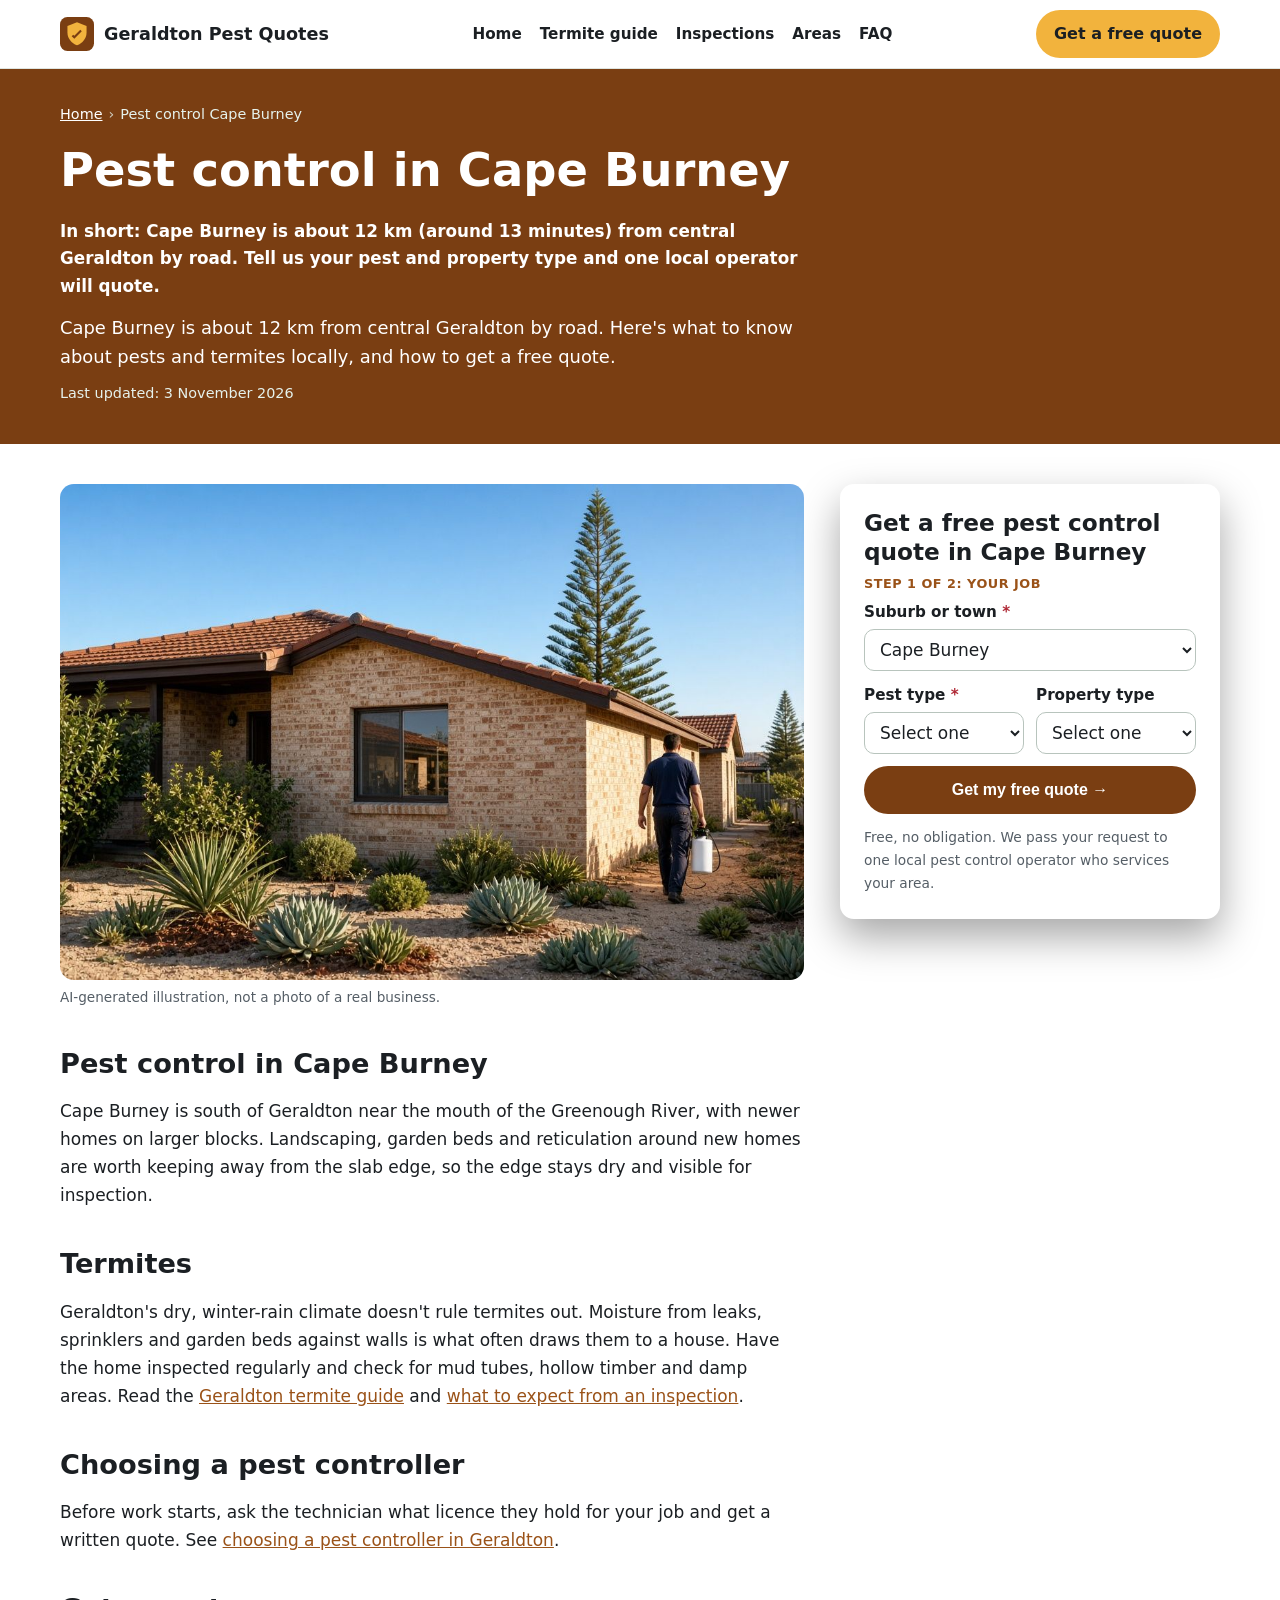
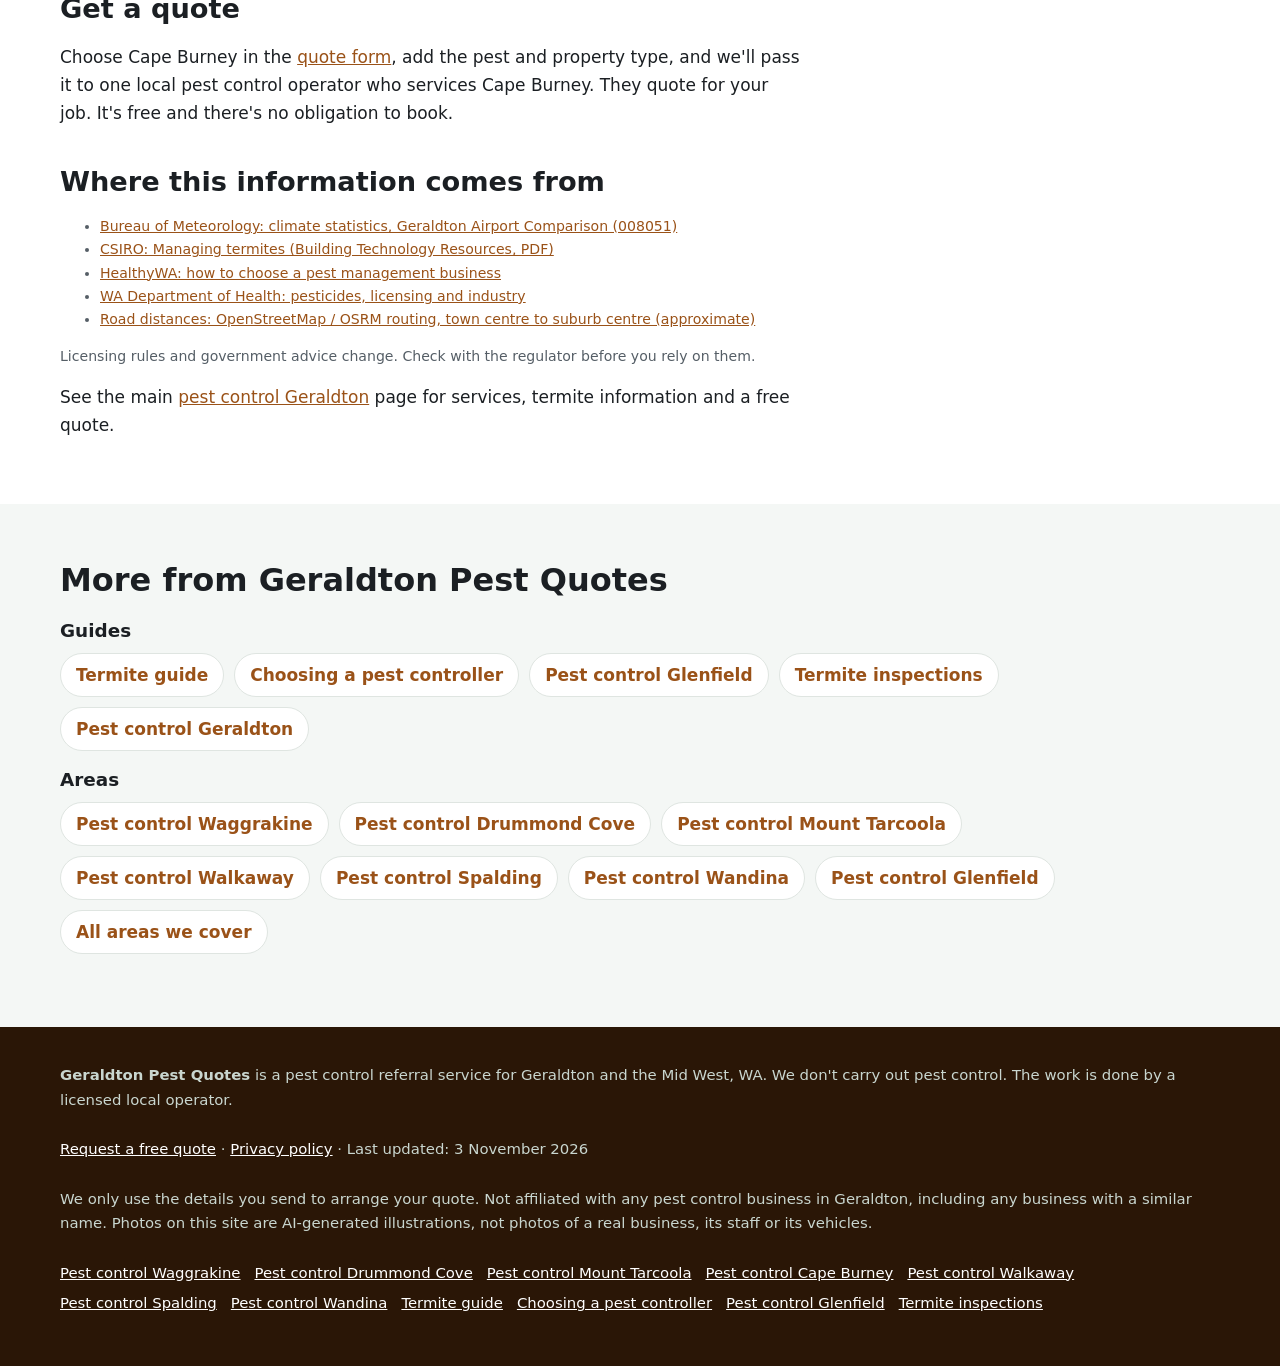
<file: pest-control-cape-burney/index.html>
<!doctype html>
<html lang="en-AU">
<head>
<meta charset="utf-8">
<!-- Search Console verification meta tag goes here once the property is created -->
<meta name="viewport" content="width=device-width, initial-scale=1">
<title>Pest Control Cape Burney | Free Pest and Termite Quotes, Cape Burney WA</title>
<meta name="description" content="Pest control and termite inspection quotes in Cape Burney, about 12 km from central Geraldton. A free referral service: one local operator quotes for your job.">
<link rel="canonical" href="https://geraldtonpestcontrol.com/pest-control-cape-burney/">
<link rel="icon" href="/favicon.svg" type="image/svg+xml">
<meta name="theme-color" content="#7a3e12">
<meta property="og:type" content="article">
<meta property="og:locale" content="en_AU">
<meta property="og:site_name" content="Geraldton Pest Quotes">
<meta property="og:title" content="Pest Control Cape Burney | Free Pest and Termite Quotes, Cape Burney WA">
<meta property="og:description" content="Pest control and termite inspection quotes in Cape Burney, about 12 km from central Geraldton. A free referral service: one local operator quotes for your job.">
<meta property="og:url" content="https://geraldtonpestcontrol.com/pest-control-cape-burney/">
<meta property="og:image" content="https://geraldtonpestcontrol.com/img/hero.jpg">
<meta name="twitter:card" content="summary_large_image">
<script>document.documentElement.classList.add('js')</script>
<link rel="stylesheet" href="/styles.css">

<!-- Google tag (gtag.js) -->
<script async src="https://www.googletagmanager.com/gtag/js?id=G-YT1L1YKTNT"></script>
<script>
  window.dataLayer = window.dataLayer || [];
  function gtag(){dataLayer.push(arguments);}
  gtag('js', new Date());
  gtag('config', 'G-YT1L1YKTNT');
</script>

<script type="application/ld+json">
{
 "@context": "https://schema.org",
 "@type": "WebPage",
 "@id": "https://geraldtonpestcontrol.com/pest-control-cape-burney/#webpage",
 "url": "https://geraldtonpestcontrol.com/pest-control-cape-burney/",
 "name": "Pest Control Cape Burney | Free Pest and Termite Quotes, Cape Burney WA",
 "description": "Pest control and termite inspection quotes in Cape Burney, about 12 km from central Geraldton. A free referral service: one local operator quotes for your job.",
 "inLanguage": "en-AU",
 "dateModified": "2026-11-03",
 "isPartOf": {
  "@id": "https://geraldtonpestcontrol.com/#website"
 }
}
</script>
<script type="application/ld+json">
{
 "@context": "https://schema.org",
 "@type": "BreadcrumbList",
 "itemListElement": [
  {
   "@type": "ListItem",
   "position": 1,
   "name": "Home",
   "item": "https://geraldtonpestcontrol.com/"
  },
  {
   "@type": "ListItem",
   "position": 2,
   "name": "Pest control Cape Burney",
   "item": "https://geraldtonpestcontrol.com/pest-control-cape-burney/"
  }
 ]
}
</script>
<script type="application/ld+json">
{
 "@context": "https://schema.org",
 "@type": "Service",
 "@id": "https://geraldtonpestcontrol.com/pest-control-cape-burney/#service",
 "name": "Pest control quotes in Cape Burney",
 "serviceType": "Pest control",
 "description": "Pest control and termite inspection quotes in Cape Burney, about 12 km from central Geraldton. A free referral service: one local operator quotes for your job.",
 "url": "https://geraldtonpestcontrol.com/pest-control-cape-burney/",
 "provider": {
  "@id": "https://geraldtonpestcontrol.com/#business"
 },
 "areaServed": [
  {
   "@type": "Place",
   "name": "Cape Burney, WA"
  }
 ]
}
</script>
</head>
<body>
<a class="skip-link" href="#main">Skip to content</a>

<header class="site-header">
  <div class="wrap">
    <a class="brand" href="/" aria-label="Geraldton Pest Quotes home">
      <svg viewBox="0 0 64 64" aria-hidden="true"><rect width="64" height="64" rx="14" fill="#7a3e12"/><path d="M32 10 14 17v12c0 11 7.6 20.5 18 24 10.4-3.5 18-13 18-24V17z" fill="#f2b33d"/><path d="M27 41l-5-5 2.8-2.8L27 35.4l11.2-11.2L41 27z" fill="#7a3e12"/></svg>
      Geraldton Pest Quotes
    </a>
    <nav class="nav" aria-label="Main">
      <a href="/">Home</a>
      <a href="/termites-geraldton/">Termite guide</a>
      <a href="/termite-inspection/">Inspections</a>
      <a href="/#areas">Areas</a>
      <a href="/#faq">FAQ</a>
    </nav>
    <a class="btn btn-call header-call" href="#quote">Get a free quote</a>
  </div>
</header>

<main id="main">
<section class="page-hero" aria-labelledby="h1">
  <div class="wrap">
    <nav class="crumbs" aria-label="Breadcrumb"><ol><li><a href="https://geraldtonpestcontrol.com/">Home</a></li><li aria-current="page">Pest control Cape Burney</li></ol></nav>
    <h1 id="h1">Pest control in Cape Burney</h1>
    <p class="summary">In short: Cape Burney is about 12 km (around 13 minutes) from central Geraldton by road. Tell us your pest and property type and one local operator will quote.</p>
    <p class="lead">Cape Burney is about 12 km from central Geraldton by road. Here's what to know about pests and termites locally, and how to get a free quote.</p>
    <p class="updated">Last updated: 3 November 2026</p>
  </div>
</section>
<div class="wrap page-grid">
  <article class="page-body">
<figure><img src="/img/hero.jpg" width="900" height="600" style="aspect-ratio:3/2;object-fit:cover" alt="Illustration of a technician outside a brick home" decoding="async"><figcaption>AI-generated illustration, not a photo of a real business.</figcaption></figure>
<h2>Pest control in Cape Burney</h2>
<p>Cape Burney is south of Geraldton near the mouth of the Greenough River, with newer homes on larger blocks. Landscaping, garden beds and reticulation around new homes are worth keeping away from the slab edge, so the edge stays dry and visible for inspection.</p>
<h2>Termites</h2>
<p>Geraldton's dry, winter-rain climate doesn't rule termites out. Moisture from leaks, sprinklers and garden beds against walls is what often draws them to a house. Have the home inspected regularly and check for mud tubes, hollow timber and damp areas. Read the <a href="/termites-geraldton/">Geraldton termite guide</a> and <a href="/termite-inspection/">what to expect from an inspection</a>.</p>
<h2>Choosing a pest controller</h2>
<p>Before work starts, ask the technician what licence they hold for your job and get a written quote. See <a href="/pest-control-licence-wa/">choosing a pest controller in Geraldton</a>.</p>
<h2>Get a quote</h2>
<p>Choose Cape Burney in the <a href="#quote">quote form</a>, add the pest and property type, and we'll pass it to one local pest control operator who services Cape Burney. They quote for your job. It's free and there's no obligation to book.</p>
<h2>Where this information comes from</h2>
<ul class="sources"><li><a href="http://www.bom.gov.au/climate/averages/tables/cw_008051.shtml" rel="noopener">Bureau of Meteorology: climate statistics, Geraldton Airport Comparison (008051)</a></li><li><a href="https://research.csiro.au/infratech/wp-content/uploads/sites/38/2024/12/3013%5FManagingTermites%5FWCAG.pdf" rel="noopener">CSIRO: Managing termites (Building Technology Resources, PDF)</a></li><li><a href="https://www.healthywa.health.wa.gov.au/Articles/F_I/How-to-choose-a-pest-management-business" rel="noopener">HealthyWA: how to choose a pest management business</a></li><li><a href="https://www.health.wa.gov.au/Health-for/Licensing-and-industry/Pesticides" rel="noopener">WA Department of Health: pesticides, licensing and industry</a></li><li><a href="https://www.openstreetmap.org/" rel="noopener">Road distances: OpenStreetMap / OSRM routing, town centre to suburb centre (approximate)</a></li></ul>
<p class="sources">Licensing rules and government advice change. Check with the regulator before you rely on them.</p>

<p class="home-link">See the main <a href="/">pest control Geraldton</a> page for services, termite information and a free quote.</p>
  </article>
  <aside class="page-aside">
    <div class="hero-form-card" id="quote">
      <h2 id="quote-h">Get a free pest control quote in Cape Burney</h2>
      <form class="quote-form two-step" id="quote-form" action="https://formsubmit.co/quotes@geraldtonpestcontrol.com" method="post" novalidate>
        <input type="hidden" name="_subject" value="New quote request – geraldtonpestcontrol.com">
        <input type="hidden" name="_captcha" value="true">
        <input type="hidden" name="_template" value="table">
        <input type="hidden" name="_next" value="https://geraldtonpestcontrol.com/thanks.html?lead=1">
        <input type="hidden" name="_autoresponse" value="Thanks for your pest control request. We&#x27;ve received it and are passing it to a local pest control operator, who&#x27;ll be in touch shortly with availability and a price.">
        <input type="text" name="_honey" style="display:none" tabindex="-1" autocomplete="off" aria-hidden="true">
        <input type="hidden" name="source" value="geraldtonpestcontrol.com">
        <input type="hidden" name="page" value="/pest-control-cape-burney/">
        <fieldset class="step step-1">
          <legend class="step-label">Step 1 of 2: your job</legend>
          <div class="full"><label for="suburb">Suburb or town <span class="req" aria-hidden="true">*</span></label>
            <select id="suburb" name="suburb" required><option value="">Choose your suburb</option><option>Geraldton</option><option>Beresford</option><option>Bluff Point</option><option>Spalding</option><option>Sunset Beach</option><option>Tarcoola Beach</option><option>Mount Tarcoola</option><option>Wonthella</option><option>Rangeway</option><option>Utakarra</option><option>Karloo</option><option>Strathalbyn</option><option>Wandina</option><option>Woorree</option><option>Waggrakine</option><option>Drummond Cove</option><option>Glenfield</option><option selected>Cape Burney</option><option>Narngulu</option><option>Moonyoonooka</option><option>Walkaway</option><option value="Other">Other (tell us below)</option></select></div>
          <div class="full other-wrap"><label for="suburb_other">Other suburb or town</label><input id="suburb_other" name="suburb_other" type="text" autocomplete="address-level2"></div>
          <div><label for="pest">Pest type <span class="req" aria-hidden="true">*</span></label>
            <select id="pest" name="pest_type" required><option value="">Select one</option><option>Termites: inspection</option><option>Termites: treatment or barrier</option><option>Pre-purchase timber pest inspection</option><option>General pest treatment</option><option>Cockroaches</option><option>Spiders</option><option>Rats or mice</option><option>Ants</option><option>Possum in the roof (licensed handler only)</option><option>Other or not sure</option></select></div>
          <div><label for="property">Property type</label>
            <select id="property" name="property_type"><option value="Not stated">Select one</option><option>House</option><option>Unit or townhouse</option><option>Rental (tenant or landlord)</option><option>Home I'm buying</option><option>Business or commercial</option><option>Farm or rural property</option></select></div>
          <div class="full js-only"><button class="btn btn-primary btn-block" type="button" id="to-step-2">Get my free quote →</button></div>
          <p class="microcopy full">Free, no obligation. We pass your request to one local pest control operator who services your area.</p>
          <p class="form-error full" id="step1-error" role="alert" hidden>Please choose your suburb and pest type.</p>
        </fieldset>
        <fieldset class="step step-2" id="step-2">
          <legend class="step-label">Step 2 of 2: your details</legend>
          <div><label for="name">Name <span class="req" aria-hidden="true">*</span></label><input id="name" name="name" type="text" autocomplete="name" required></div>
          <div><label for="phone">Phone <span class="req" aria-hidden="true">*</span></label><input id="phone" name="phone" type="tel" autocomplete="tel" inputmode="tel" required></div>
          <div><label for="email">Email</label><input id="email" name="email" type="email" autocomplete="email"></div>
          <div><label for="date">Preferred date</label><input id="date" name="preferred_date" type="date"></div>
          <div class="full"><label for="message">Anything else?</label><textarea id="message" name="message" rows="2" placeholder="e.g. mud tubes on the patio post, slab home, 1990s brick, want an inspection"></textarea></div>
          <p class="consent full">By sending this form you agree we can share your details with one local pest control operator so they can quote for your job. See our <a href="/privacy.html">privacy policy</a>.</p>
          <div class="full step2-actions"><button class="btn btn-primary" type="submit">Send my quote request</button><button class="btn-link js-only" type="button" id="back-1">← Back</button></div>
        </fieldset>
      </form>
    </div>
  </aside>
</div>
<section class="alt" aria-labelledby="more-h">
  <div class="wrap">
    <h2 id="more-h">More from Geraldton Pest Quotes</h2>
    <h3>Guides</h3>
    <ul class="link-list"><li><a href="/termites-geraldton/">Termite guide</a></li><li><a href="/pest-control-licence-wa/">Choosing a pest controller</a></li><li><a href="/pest-control-glenfield/">Pest control Glenfield</a></li><li><a href="/termite-inspection/">Termite inspections</a></li><li><a href="/">Pest control Geraldton</a></li></ul>
    <h3>Areas</h3>
    <ul class="link-list"><li><a href="/pest-control-waggrakine/">Pest control Waggrakine</a></li><li><a href="/pest-control-drummond-cove/">Pest control Drummond Cove</a></li><li><a href="/pest-control-mount-tarcoola/">Pest control Mount Tarcoola</a></li><li><a href="/pest-control-walkaway/">Pest control Walkaway</a></li><li><a href="/pest-control-spalding/">Pest control Spalding</a></li><li><a href="/pest-control-wandina/">Pest control Wandina</a></li><li><a href="/pest-control-glenfield/">Pest control Glenfield</a></li><li><a href="/#areas">All areas we cover</a></li></ul>
  </div>
</section>
</main>

<footer class="site-footer">
  <div class="wrap">
    <p><strong>Geraldton Pest Quotes</strong> is a pest control referral service for Geraldton and the Mid West, WA. We don't carry out pest control. The work is done by a licensed local operator.</p>
    <p><a href="#quote">Request a free quote</a> · <a href="/privacy.html">Privacy policy</a> · Last updated: 3 November 2026</p>
    <p>We only use the details you send to arrange your quote. Not affiliated with any pest control business in Geraldton, including any business with a similar name. Photos on this site are AI-generated illustrations, not photos of a real business, its staff or its vehicles.</p>
    <p class="footer-links"><a href="/pest-control-waggrakine/">Pest control Waggrakine</a> <a href="/pest-control-drummond-cove/">Pest control Drummond Cove</a> <a href="/pest-control-mount-tarcoola/">Pest control Mount Tarcoola</a> <a href="/pest-control-cape-burney/">Pest control Cape Burney</a> <a href="/pest-control-walkaway/">Pest control Walkaway</a> <a href="/pest-control-spalding/">Pest control Spalding</a> <a href="/pest-control-wandina/">Pest control Wandina</a> <a href="/termites-geraldton/">Termite guide</a> <a href="/pest-control-licence-wa/">Choosing a pest controller</a> <a href="/pest-control-glenfield/">Pest control Glenfield</a> <a href="/termite-inspection/">Termite inspections</a></p>
  </div>
</footer>

<div class="mobile-call" aria-label="Quick contact">
  <a class="btn btn-call" href="#quote">Get a free quote</a>
</div>
<script src="/form.js" defer></script>
</body>
</html>
</file>
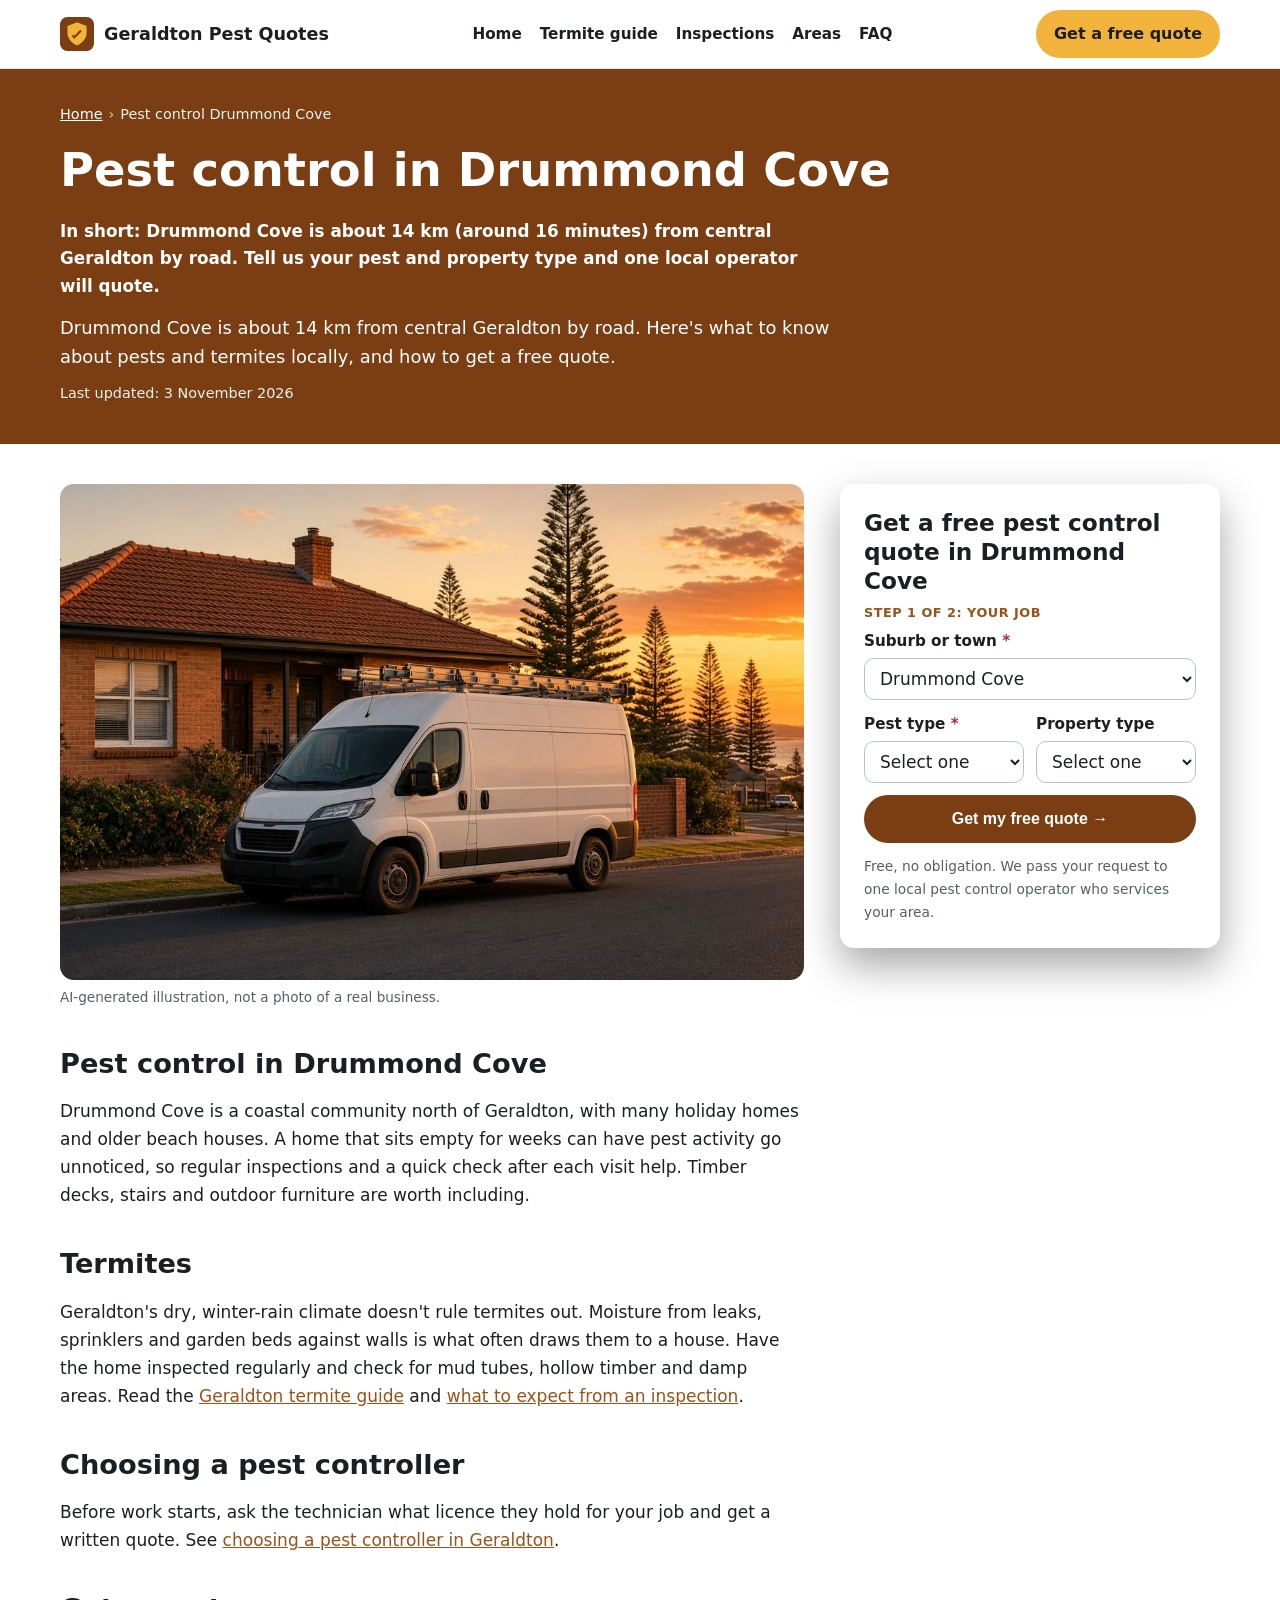
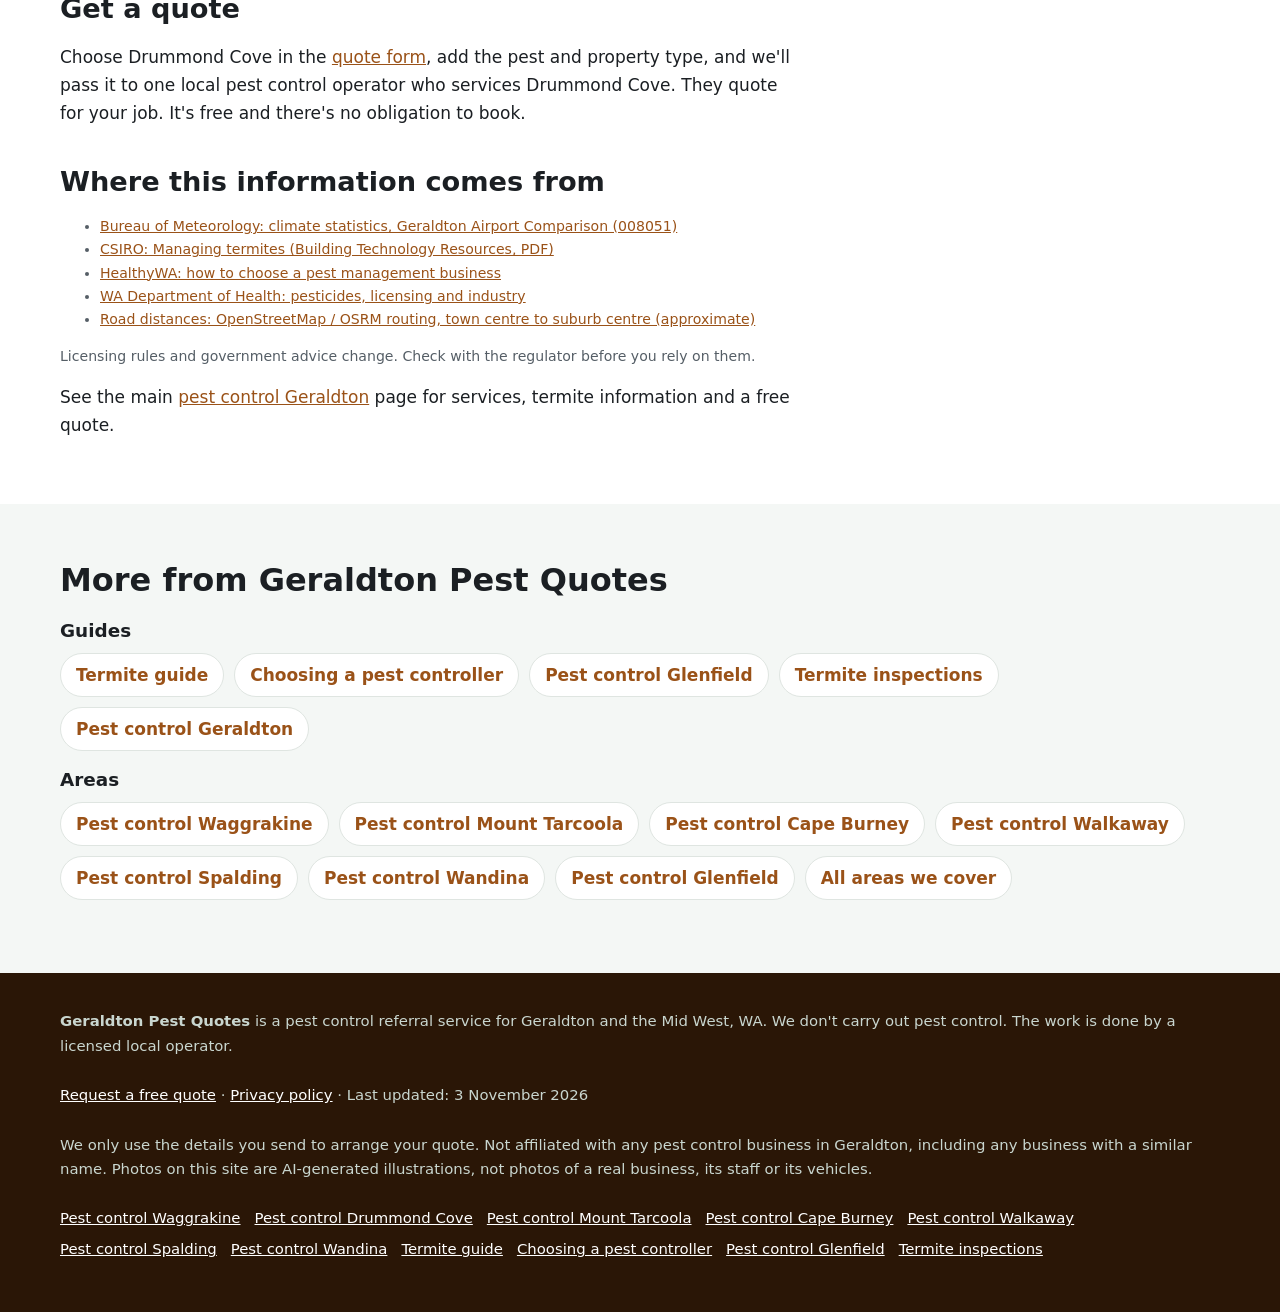
<file: pest-control-drummond-cove/index.html>
<!doctype html>
<html lang="en-AU">
<head>
<meta charset="utf-8">
<!-- Search Console verification meta tag goes here once the property is created -->
<meta name="viewport" content="width=device-width, initial-scale=1">
<title>Pest Control Drummond Cove | Free Pest and Termite Quotes, Drummond Cove WA</title>
<meta name="description" content="Pest control and termite inspection quotes in Drummond Cove, about 14 km from central Geraldton. A free referral service: one local operator quotes for your job.">
<link rel="canonical" href="https://geraldtonpestcontrol.com/pest-control-drummond-cove/">
<link rel="icon" href="/favicon.svg" type="image/svg+xml">
<meta name="theme-color" content="#7a3e12">
<meta property="og:type" content="article">
<meta property="og:locale" content="en_AU">
<meta property="og:site_name" content="Geraldton Pest Quotes">
<meta property="og:title" content="Pest Control Drummond Cove | Free Pest and Termite Quotes, Drummond Cove WA">
<meta property="og:description" content="Pest control and termite inspection quotes in Drummond Cove, about 14 km from central Geraldton. A free referral service: one local operator quotes for your job.">
<meta property="og:url" content="https://geraldtonpestcontrol.com/pest-control-drummond-cove/">
<meta property="og:image" content="https://geraldtonpestcontrol.com/img/hero.jpg">
<meta name="twitter:card" content="summary_large_image">
<script>document.documentElement.classList.add('js')</script>
<link rel="stylesheet" href="/styles.css">

<!-- Google tag (gtag.js) -->
<script async src="https://www.googletagmanager.com/gtag/js?id=G-YT1L1YKTNT"></script>
<script>
  window.dataLayer = window.dataLayer || [];
  function gtag(){dataLayer.push(arguments);}
  gtag('js', new Date());
  gtag('config', 'G-YT1L1YKTNT');
</script>

<script type="application/ld+json">
{
 "@context": "https://schema.org",
 "@type": "WebPage",
 "@id": "https://geraldtonpestcontrol.com/pest-control-drummond-cove/#webpage",
 "url": "https://geraldtonpestcontrol.com/pest-control-drummond-cove/",
 "name": "Pest Control Drummond Cove | Free Pest and Termite Quotes, Drummond Cove WA",
 "description": "Pest control and termite inspection quotes in Drummond Cove, about 14 km from central Geraldton. A free referral service: one local operator quotes for your job.",
 "inLanguage": "en-AU",
 "dateModified": "2026-11-03",
 "isPartOf": {
  "@id": "https://geraldtonpestcontrol.com/#website"
 }
}
</script>
<script type="application/ld+json">
{
 "@context": "https://schema.org",
 "@type": "BreadcrumbList",
 "itemListElement": [
  {
   "@type": "ListItem",
   "position": 1,
   "name": "Home",
   "item": "https://geraldtonpestcontrol.com/"
  },
  {
   "@type": "ListItem",
   "position": 2,
   "name": "Pest control Drummond Cove",
   "item": "https://geraldtonpestcontrol.com/pest-control-drummond-cove/"
  }
 ]
}
</script>
<script type="application/ld+json">
{
 "@context": "https://schema.org",
 "@type": "Service",
 "@id": "https://geraldtonpestcontrol.com/pest-control-drummond-cove/#service",
 "name": "Pest control quotes in Drummond Cove",
 "serviceType": "Pest control",
 "description": "Pest control and termite inspection quotes in Drummond Cove, about 14 km from central Geraldton. A free referral service: one local operator quotes for your job.",
 "url": "https://geraldtonpestcontrol.com/pest-control-drummond-cove/",
 "provider": {
  "@id": "https://geraldtonpestcontrol.com/#business"
 },
 "areaServed": [
  {
   "@type": "Place",
   "name": "Drummond Cove, WA"
  }
 ]
}
</script>
</head>
<body>
<a class="skip-link" href="#main">Skip to content</a>

<header class="site-header">
  <div class="wrap">
    <a class="brand" href="/" aria-label="Geraldton Pest Quotes home">
      <svg viewBox="0 0 64 64" aria-hidden="true"><rect width="64" height="64" rx="14" fill="#7a3e12"/><path d="M32 10 14 17v12c0 11 7.6 20.5 18 24 10.4-3.5 18-13 18-24V17z" fill="#f2b33d"/><path d="M27 41l-5-5 2.8-2.8L27 35.4l11.2-11.2L41 27z" fill="#7a3e12"/></svg>
      Geraldton Pest Quotes
    </a>
    <nav class="nav" aria-label="Main">
      <a href="/">Home</a>
      <a href="/termites-geraldton/">Termite guide</a>
      <a href="/termite-inspection/">Inspections</a>
      <a href="/#areas">Areas</a>
      <a href="/#faq">FAQ</a>
    </nav>
    <a class="btn btn-call header-call" href="#quote">Get a free quote</a>
  </div>
</header>

<main id="main">
<section class="page-hero" aria-labelledby="h1">
  <div class="wrap">
    <nav class="crumbs" aria-label="Breadcrumb"><ol><li><a href="https://geraldtonpestcontrol.com/">Home</a></li><li aria-current="page">Pest control Drummond Cove</li></ol></nav>
    <h1 id="h1">Pest control in Drummond Cove</h1>
    <p class="summary">In short: Drummond Cove is about 14 km (around 16 minutes) from central Geraldton by road. Tell us your pest and property type and one local operator will quote.</p>
    <p class="lead">Drummond Cove is about 14 km from central Geraldton by road. Here's what to know about pests and termites locally, and how to get a free quote.</p>
    <p class="updated">Last updated: 3 November 2026</p>
  </div>
</section>
<div class="wrap page-grid">
  <article class="page-body">
<figure><img src="/img/band.jpg" width="900" height="600" style="aspect-ratio:3/2;object-fit:cover" alt="Illustration of a van outside a coastal brick home" decoding="async"><figcaption>AI-generated illustration, not a photo of a real business.</figcaption></figure>
<h2>Pest control in Drummond Cove</h2>
<p>Drummond Cove is a coastal community north of Geraldton, with many holiday homes and older beach houses. A home that sits empty for weeks can have pest activity go unnoticed, so regular inspections and a quick check after each visit help. Timber decks, stairs and outdoor furniture are worth including.</p>
<h2>Termites</h2>
<p>Geraldton's dry, winter-rain climate doesn't rule termites out. Moisture from leaks, sprinklers and garden beds against walls is what often draws them to a house. Have the home inspected regularly and check for mud tubes, hollow timber and damp areas. Read the <a href="/termites-geraldton/">Geraldton termite guide</a> and <a href="/termite-inspection/">what to expect from an inspection</a>.</p>
<h2>Choosing a pest controller</h2>
<p>Before work starts, ask the technician what licence they hold for your job and get a written quote. See <a href="/pest-control-licence-wa/">choosing a pest controller in Geraldton</a>.</p>
<h2>Get a quote</h2>
<p>Choose Drummond Cove in the <a href="#quote">quote form</a>, add the pest and property type, and we'll pass it to one local pest control operator who services Drummond Cove. They quote for your job. It's free and there's no obligation to book.</p>
<h2>Where this information comes from</h2>
<ul class="sources"><li><a href="http://www.bom.gov.au/climate/averages/tables/cw_008051.shtml" rel="noopener">Bureau of Meteorology: climate statistics, Geraldton Airport Comparison (008051)</a></li><li><a href="https://research.csiro.au/infratech/wp-content/uploads/sites/38/2024/12/3013%5FManagingTermites%5FWCAG.pdf" rel="noopener">CSIRO: Managing termites (Building Technology Resources, PDF)</a></li><li><a href="https://www.healthywa.health.wa.gov.au/Articles/F_I/How-to-choose-a-pest-management-business" rel="noopener">HealthyWA: how to choose a pest management business</a></li><li><a href="https://www.health.wa.gov.au/Health-for/Licensing-and-industry/Pesticides" rel="noopener">WA Department of Health: pesticides, licensing and industry</a></li><li><a href="https://www.openstreetmap.org/" rel="noopener">Road distances: OpenStreetMap / OSRM routing, town centre to suburb centre (approximate)</a></li></ul>
<p class="sources">Licensing rules and government advice change. Check with the regulator before you rely on them.</p>

<p class="home-link">See the main <a href="/">pest control Geraldton</a> page for services, termite information and a free quote.</p>
  </article>
  <aside class="page-aside">
    <div class="hero-form-card" id="quote">
      <h2 id="quote-h">Get a free pest control quote in Drummond Cove</h2>
      <form class="quote-form two-step" id="quote-form" action="https://formsubmit.co/quotes@geraldtonpestcontrol.com" method="post" novalidate>
        <input type="hidden" name="_subject" value="New quote request – geraldtonpestcontrol.com">
        <input type="hidden" name="_captcha" value="true">
        <input type="hidden" name="_template" value="table">
        <input type="hidden" name="_next" value="https://geraldtonpestcontrol.com/thanks.html?lead=1">
        <input type="hidden" name="_autoresponse" value="Thanks for your pest control request. We&#x27;ve received it and are passing it to a local pest control operator, who&#x27;ll be in touch shortly with availability and a price.">
        <input type="text" name="_honey" style="display:none" tabindex="-1" autocomplete="off" aria-hidden="true">
        <input type="hidden" name="source" value="geraldtonpestcontrol.com">
        <input type="hidden" name="page" value="/pest-control-drummond-cove/">
        <fieldset class="step step-1">
          <legend class="step-label">Step 1 of 2: your job</legend>
          <div class="full"><label for="suburb">Suburb or town <span class="req" aria-hidden="true">*</span></label>
            <select id="suburb" name="suburb" required><option value="">Choose your suburb</option><option>Geraldton</option><option>Beresford</option><option>Bluff Point</option><option>Spalding</option><option>Sunset Beach</option><option>Tarcoola Beach</option><option>Mount Tarcoola</option><option>Wonthella</option><option>Rangeway</option><option>Utakarra</option><option>Karloo</option><option>Strathalbyn</option><option>Wandina</option><option>Woorree</option><option>Waggrakine</option><option selected>Drummond Cove</option><option>Glenfield</option><option>Cape Burney</option><option>Narngulu</option><option>Moonyoonooka</option><option>Walkaway</option><option value="Other">Other (tell us below)</option></select></div>
          <div class="full other-wrap"><label for="suburb_other">Other suburb or town</label><input id="suburb_other" name="suburb_other" type="text" autocomplete="address-level2"></div>
          <div><label for="pest">Pest type <span class="req" aria-hidden="true">*</span></label>
            <select id="pest" name="pest_type" required><option value="">Select one</option><option>Termites: inspection</option><option>Termites: treatment or barrier</option><option>Pre-purchase timber pest inspection</option><option>General pest treatment</option><option>Cockroaches</option><option>Spiders</option><option>Rats or mice</option><option>Ants</option><option>Possum in the roof (licensed handler only)</option><option>Other or not sure</option></select></div>
          <div><label for="property">Property type</label>
            <select id="property" name="property_type"><option value="Not stated">Select one</option><option>House</option><option>Unit or townhouse</option><option>Rental (tenant or landlord)</option><option>Home I'm buying</option><option>Business or commercial</option><option>Farm or rural property</option></select></div>
          <div class="full js-only"><button class="btn btn-primary btn-block" type="button" id="to-step-2">Get my free quote →</button></div>
          <p class="microcopy full">Free, no obligation. We pass your request to one local pest control operator who services your area.</p>
          <p class="form-error full" id="step1-error" role="alert" hidden>Please choose your suburb and pest type.</p>
        </fieldset>
        <fieldset class="step step-2" id="step-2">
          <legend class="step-label">Step 2 of 2: your details</legend>
          <div><label for="name">Name <span class="req" aria-hidden="true">*</span></label><input id="name" name="name" type="text" autocomplete="name" required></div>
          <div><label for="phone">Phone <span class="req" aria-hidden="true">*</span></label><input id="phone" name="phone" type="tel" autocomplete="tel" inputmode="tel" required></div>
          <div><label for="email">Email</label><input id="email" name="email" type="email" autocomplete="email"></div>
          <div><label for="date">Preferred date</label><input id="date" name="preferred_date" type="date"></div>
          <div class="full"><label for="message">Anything else?</label><textarea id="message" name="message" rows="2" placeholder="e.g. mud tubes on the patio post, slab home, 1990s brick, want an inspection"></textarea></div>
          <p class="consent full">By sending this form you agree we can share your details with one local pest control operator so they can quote for your job. See our <a href="/privacy.html">privacy policy</a>.</p>
          <div class="full step2-actions"><button class="btn btn-primary" type="submit">Send my quote request</button><button class="btn-link js-only" type="button" id="back-1">← Back</button></div>
        </fieldset>
      </form>
    </div>
  </aside>
</div>
<section class="alt" aria-labelledby="more-h">
  <div class="wrap">
    <h2 id="more-h">More from Geraldton Pest Quotes</h2>
    <h3>Guides</h3>
    <ul class="link-list"><li><a href="/termites-geraldton/">Termite guide</a></li><li><a href="/pest-control-licence-wa/">Choosing a pest controller</a></li><li><a href="/pest-control-glenfield/">Pest control Glenfield</a></li><li><a href="/termite-inspection/">Termite inspections</a></li><li><a href="/">Pest control Geraldton</a></li></ul>
    <h3>Areas</h3>
    <ul class="link-list"><li><a href="/pest-control-waggrakine/">Pest control Waggrakine</a></li><li><a href="/pest-control-mount-tarcoola/">Pest control Mount Tarcoola</a></li><li><a href="/pest-control-cape-burney/">Pest control Cape Burney</a></li><li><a href="/pest-control-walkaway/">Pest control Walkaway</a></li><li><a href="/pest-control-spalding/">Pest control Spalding</a></li><li><a href="/pest-control-wandina/">Pest control Wandina</a></li><li><a href="/pest-control-glenfield/">Pest control Glenfield</a></li><li><a href="/#areas">All areas we cover</a></li></ul>
  </div>
</section>
</main>

<footer class="site-footer">
  <div class="wrap">
    <p><strong>Geraldton Pest Quotes</strong> is a pest control referral service for Geraldton and the Mid West, WA. We don't carry out pest control. The work is done by a licensed local operator.</p>
    <p><a href="#quote">Request a free quote</a> · <a href="/privacy.html">Privacy policy</a> · Last updated: 3 November 2026</p>
    <p>We only use the details you send to arrange your quote. Not affiliated with any pest control business in Geraldton, including any business with a similar name. Photos on this site are AI-generated illustrations, not photos of a real business, its staff or its vehicles.</p>
    <p class="footer-links"><a href="/pest-control-waggrakine/">Pest control Waggrakine</a> <a href="/pest-control-drummond-cove/">Pest control Drummond Cove</a> <a href="/pest-control-mount-tarcoola/">Pest control Mount Tarcoola</a> <a href="/pest-control-cape-burney/">Pest control Cape Burney</a> <a href="/pest-control-walkaway/">Pest control Walkaway</a> <a href="/pest-control-spalding/">Pest control Spalding</a> <a href="/pest-control-wandina/">Pest control Wandina</a> <a href="/termites-geraldton/">Termite guide</a> <a href="/pest-control-licence-wa/">Choosing a pest controller</a> <a href="/pest-control-glenfield/">Pest control Glenfield</a> <a href="/termite-inspection/">Termite inspections</a></p>
  </div>
</footer>

<div class="mobile-call" aria-label="Quick contact">
  <a class="btn btn-call" href="#quote">Get a free quote</a>
</div>
<script src="/form.js" defer></script>
</body>
</html>
</file>
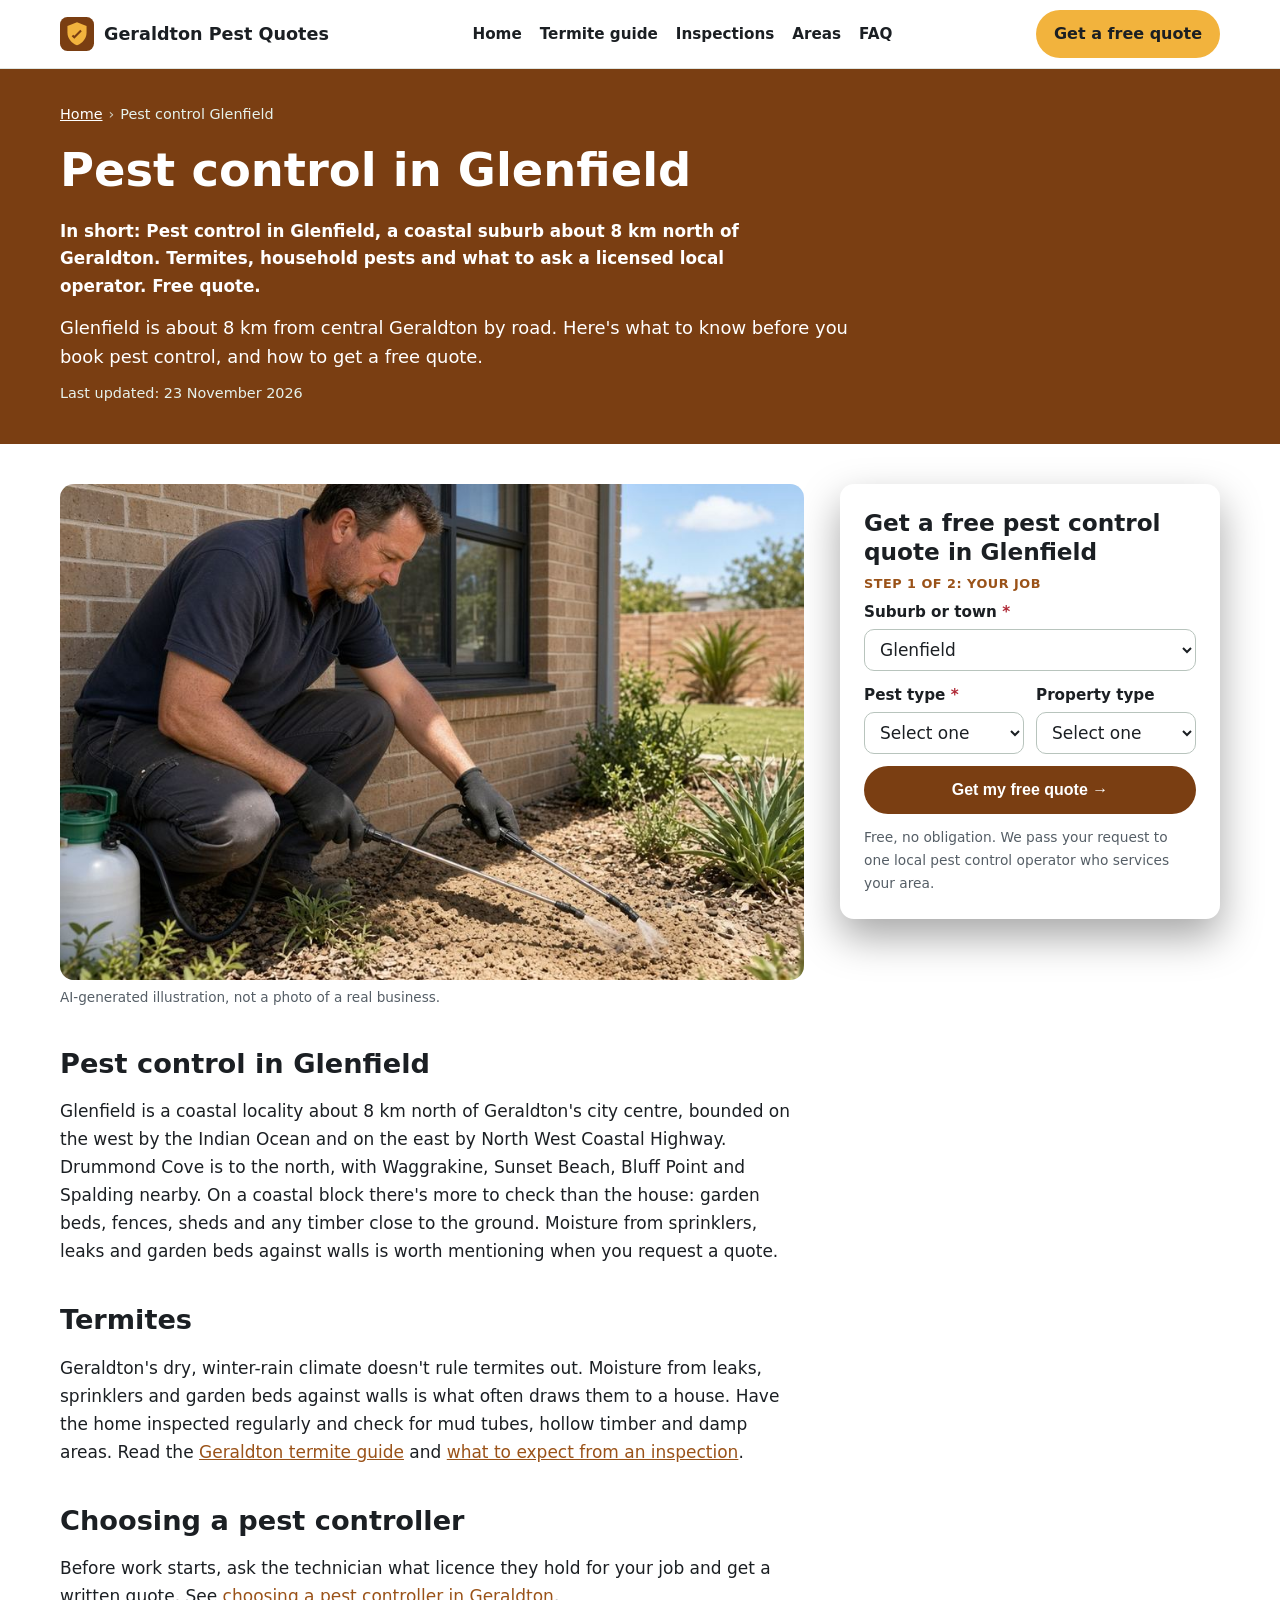
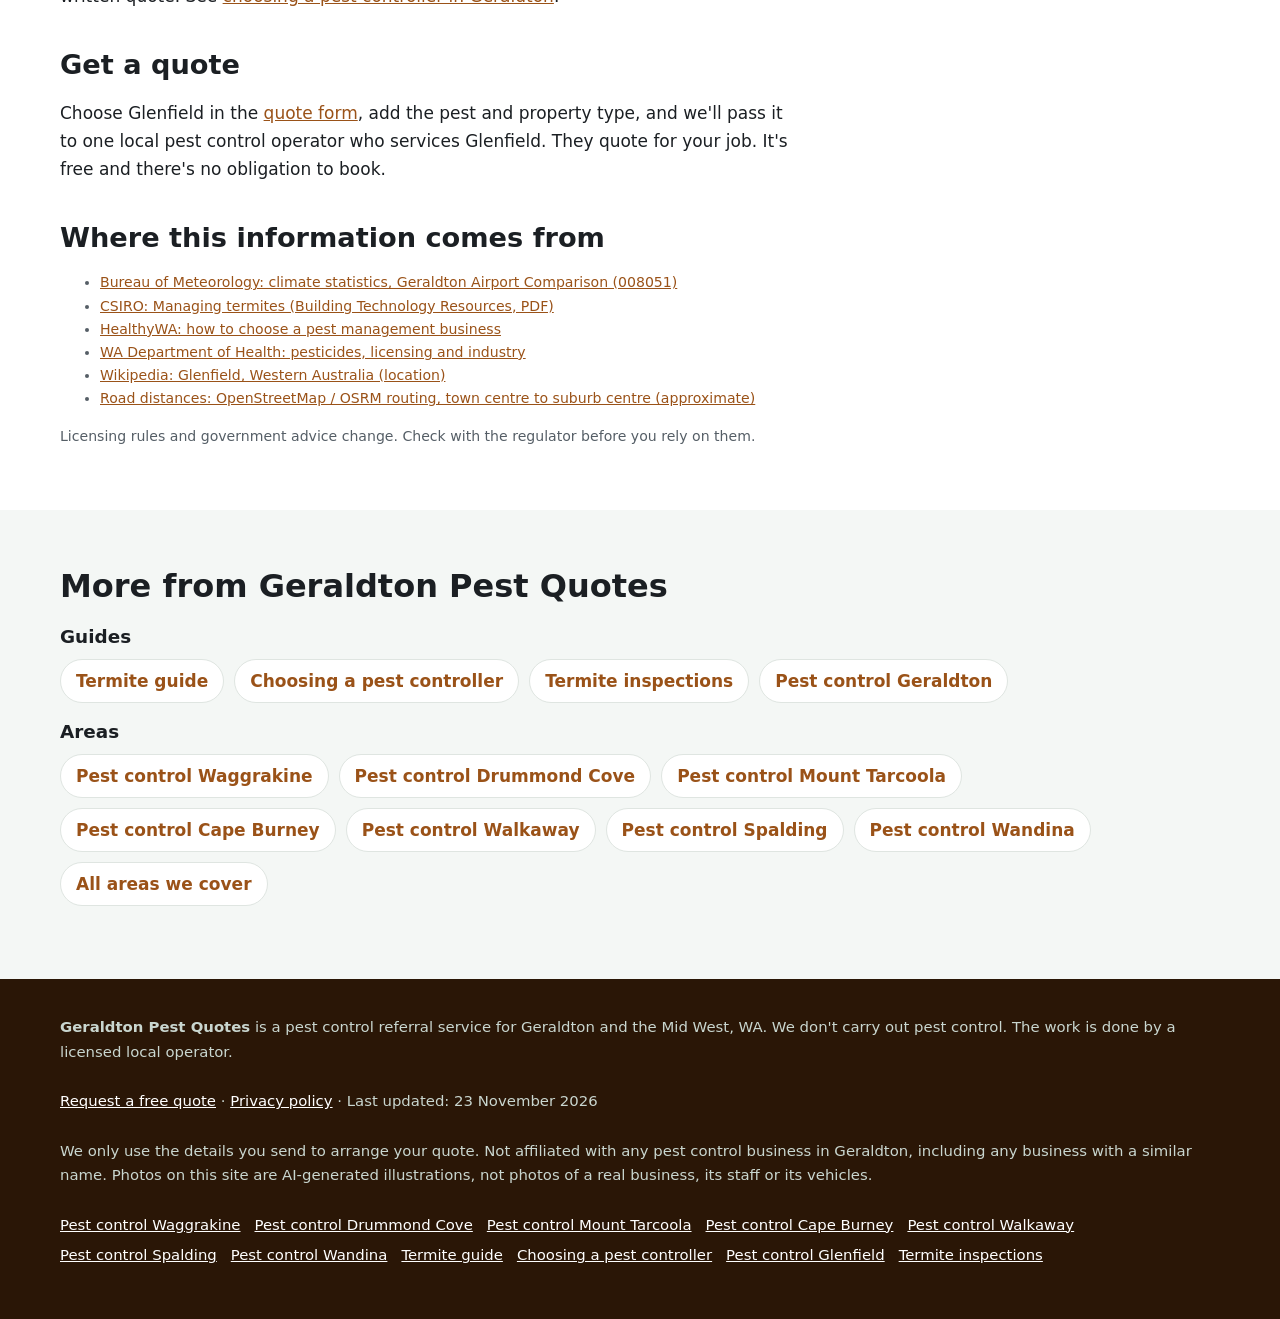
<file: pest-control-glenfield/index.html>
<!doctype html>
<html lang="en-AU">
<head>
<meta charset="utf-8">
<!-- Search Console verification meta tag goes here once the property is created -->
<meta name="viewport" content="width=device-width, initial-scale=1">
<title>Pest Control Glenfield | Termite and Pest Treatment Quotes, Glenfield WA</title>
<meta name="description" content="Pest control in Glenfield, a coastal suburb about 8 km north of Geraldton. Termites, household pests and what to ask a licensed local operator. Free quote.">
<link rel="canonical" href="https://geraldtonpestcontrol.com/pest-control-glenfield/">
<link rel="icon" href="/favicon.svg" type="image/svg+xml">
<meta name="theme-color" content="#7a3e12">
<meta property="og:type" content="article">
<meta property="og:locale" content="en_AU">
<meta property="og:site_name" content="Geraldton Pest Quotes">
<meta property="og:title" content="Pest Control Glenfield | Termite and Pest Treatment Quotes, Glenfield WA">
<meta property="og:description" content="Pest control in Glenfield, a coastal suburb about 8 km north of Geraldton. Termites, household pests and what to ask a licensed local operator. Free quote.">
<meta property="og:url" content="https://geraldtonpestcontrol.com/pest-control-glenfield/">
<meta property="og:image" content="https://geraldtonpestcontrol.com/img/hero.jpg">
<meta name="twitter:card" content="summary_large_image">
<script>document.documentElement.classList.add('js')</script>
<link rel="stylesheet" href="/styles.css">

<!-- Google tag (gtag.js) -->
<script async src="https://www.googletagmanager.com/gtag/js?id=G-YT1L1YKTNT"></script>
<script>
  window.dataLayer = window.dataLayer || [];
  function gtag(){dataLayer.push(arguments);}
  gtag('js', new Date());
  gtag('config', 'G-YT1L1YKTNT');
</script>

<script type="application/ld+json">
{
 "@context": "https://schema.org",
 "@type": "WebPage",
 "@id": "https://geraldtonpestcontrol.com/pest-control-glenfield/#webpage",
 "url": "https://geraldtonpestcontrol.com/pest-control-glenfield/",
 "name": "Pest Control Glenfield | Termite and Pest Treatment Quotes, Glenfield WA",
 "description": "Pest control in Glenfield, a coastal suburb about 8 km north of Geraldton. Termites, household pests and what to ask a licensed local operator. Free quote.",
 "inLanguage": "en-AU",
 "dateModified": "2026-11-23",
 "isPartOf": {
  "@id": "https://geraldtonpestcontrol.com/#website"
 }
}
</script>
<script type="application/ld+json">
{
 "@context": "https://schema.org",
 "@type": "BreadcrumbList",
 "itemListElement": [
  {
   "@type": "ListItem",
   "position": 1,
   "name": "Home",
   "item": "https://geraldtonpestcontrol.com/"
  },
  {
   "@type": "ListItem",
   "position": 2,
   "name": "Pest control Glenfield",
   "item": "https://geraldtonpestcontrol.com/pest-control-glenfield/"
  }
 ]
}
</script>
<script type="application/ld+json">
{
 "@context": "https://schema.org",
 "@type": "Service",
 "@id": "https://geraldtonpestcontrol.com/pest-control-glenfield/#service",
 "name": "Pest control quotes in Glenfield",
 "serviceType": "Pest control",
 "description": "Pest control in Glenfield, a coastal suburb about 8 km north of Geraldton. Termites, household pests and what to ask a licensed local operator. Free quote.",
 "url": "https://geraldtonpestcontrol.com/pest-control-glenfield/",
 "provider": {
  "@id": "https://geraldtonpestcontrol.com/#business"
 },
 "areaServed": [
  {
   "@type": "Place",
   "name": "Glenfield, WA"
  }
 ]
}
</script>
</head>
<body>
<a class="skip-link" href="#main">Skip to content</a>

<header class="site-header">
  <div class="wrap">
    <a class="brand" href="/" aria-label="Geraldton Pest Quotes home">
      <svg viewBox="0 0 64 64" aria-hidden="true"><rect width="64" height="64" rx="14" fill="#7a3e12"/><path d="M32 10 14 17v12c0 11 7.6 20.5 18 24 10.4-3.5 18-13 18-24V17z" fill="#f2b33d"/><path d="M27 41l-5-5 2.8-2.8L27 35.4l11.2-11.2L41 27z" fill="#7a3e12"/></svg>
      Geraldton Pest Quotes
    </a>
    <nav class="nav" aria-label="Main">
      <a href="/">Home</a>
      <a href="/termites-geraldton/">Termite guide</a>
      <a href="/termite-inspection/">Inspections</a>
      <a href="/#areas">Areas</a>
      <a href="/#faq">FAQ</a>
    </nav>
    <a class="btn btn-call header-call" href="#quote">Get a free quote</a>
  </div>
</header>

<main id="main">
<section class="page-hero" aria-labelledby="h1">
  <div class="wrap">
    <nav class="crumbs" aria-label="Breadcrumb"><ol><li><a href="https://geraldtonpestcontrol.com/">Home</a></li><li aria-current="page">Pest control Glenfield</li></ol></nav>
    <h1 id="h1">Pest control in Glenfield</h1>
    <p class="summary">In short: Pest control in Glenfield, a coastal suburb about 8 km north of Geraldton. Termites, household pests and what to ask a licensed local operator. Free quote.</p>
    <p class="lead">Glenfield is about 8 km from central Geraldton by road. Here's what to know before you book pest control, and how to get a free quote.</p>
    <p class="updated">Last updated: 23 November 2026</p>
  </div>
</section>
<div class="wrap page-grid">
  <article class="page-body">
<figure><img src="/img/card-general.jpg" width="900" height="600" style="aspect-ratio:3/2;object-fit:cover" alt="Illustration of a technician treating a garden bed beside a brick home" decoding="async"><figcaption>AI-generated illustration, not a photo of a real business.</figcaption></figure>
<h2>Pest control in Glenfield</h2>
<p>Glenfield is a coastal locality about 8 km north of Geraldton's city centre, bounded on the west by the Indian Ocean and on the east by North West Coastal Highway. Drummond Cove is to the north, with Waggrakine, Sunset Beach, Bluff Point and Spalding nearby. On a coastal block there's more to check than the house: garden beds, fences, sheds and any timber close to the ground. Moisture from sprinklers, leaks and garden beds against walls is worth mentioning when you request a quote.</p>
<h2>Termites</h2>
<p>Geraldton's dry, winter-rain climate doesn't rule termites out. Moisture from leaks, sprinklers and garden beds against walls is what often draws them to a house. Have the home inspected regularly and check for mud tubes, hollow timber and damp areas. Read the <a href="/termites-geraldton/">Geraldton termite guide</a> and <a href="/termite-inspection/">what to expect from an inspection</a>.</p>
<h2>Choosing a pest controller</h2>
<p>Before work starts, ask the technician what licence they hold for your job and get a written quote. See <a href="/pest-control-licence-wa/">choosing a pest controller in Geraldton</a>.</p>
<h2>Get a quote</h2>
<p>Choose Glenfield in the <a href="#quote">quote form</a>, add the pest and property type, and we'll pass it to one local pest control operator who services Glenfield. They quote for your job. It's free and there's no obligation to book.</p>
<h2>Where this information comes from</h2>
<ul class="sources"><li><a href="http://www.bom.gov.au/climate/averages/tables/cw_008051.shtml" rel="noopener">Bureau of Meteorology: climate statistics, Geraldton Airport Comparison (008051)</a></li><li><a href="https://research.csiro.au/infratech/wp-content/uploads/sites/38/2024/12/3013%5FManagingTermites%5FWCAG.pdf" rel="noopener">CSIRO: Managing termites (Building Technology Resources, PDF)</a></li><li><a href="https://www.healthywa.health.wa.gov.au/Articles/F_I/How-to-choose-a-pest-management-business" rel="noopener">HealthyWA: how to choose a pest management business</a></li><li><a href="https://www.health.wa.gov.au/Health-for/Licensing-and-industry/Pesticides" rel="noopener">WA Department of Health: pesticides, licensing and industry</a></li><li><a href="https://en.wikipedia.org/wiki/Glenfield,_Western_Australia" rel="noopener">Wikipedia: Glenfield, Western Australia (location)</a></li><li><a href="https://www.openstreetmap.org/" rel="noopener">Road distances: OpenStreetMap / OSRM routing, town centre to suburb centre (approximate)</a></li></ul>
<p class="sources">Licensing rules and government advice change. Check with the regulator before you rely on them.</p>

  </article>
  <aside class="page-aside">
    <div class="hero-form-card" id="quote">
      <h2 id="quote-h">Get a free pest control quote in Glenfield</h2>
      <form class="quote-form two-step" id="quote-form" action="https://formsubmit.co/quotes@geraldtonpestcontrol.com" method="post" novalidate>
        <input type="hidden" name="_subject" value="New quote request – geraldtonpestcontrol.com">
        <input type="hidden" name="_captcha" value="true">
        <input type="hidden" name="_template" value="table">
        <input type="hidden" name="_next" value="https://geraldtonpestcontrol.com/thanks.html?lead=1">
        <input type="hidden" name="_autoresponse" value="Thanks for your pest control request. We&#x27;ve received it and are passing it to a local pest control operator, who&#x27;ll be in touch shortly with availability and a price.">
        <input type="text" name="_honey" style="display:none" tabindex="-1" autocomplete="off" aria-hidden="true">
        <input type="hidden" name="source" value="geraldtonpestcontrol.com">
        <input type="hidden" name="page" value="/pest-control-glenfield/">
        <fieldset class="step step-1">
          <legend class="step-label">Step 1 of 2: your job</legend>
          <div class="full"><label for="suburb">Suburb or town <span class="req" aria-hidden="true">*</span></label>
            <select id="suburb" name="suburb" required><option value="">Choose your suburb</option><option>Geraldton</option><option>Beresford</option><option>Bluff Point</option><option>Spalding</option><option>Sunset Beach</option><option>Tarcoola Beach</option><option>Mount Tarcoola</option><option>Wonthella</option><option>Rangeway</option><option>Utakarra</option><option>Karloo</option><option>Strathalbyn</option><option>Wandina</option><option>Woorree</option><option>Waggrakine</option><option>Drummond Cove</option><option selected>Glenfield</option><option>Cape Burney</option><option>Narngulu</option><option>Moonyoonooka</option><option>Walkaway</option><option value="Other">Other (tell us below)</option></select></div>
          <div class="full other-wrap"><label for="suburb_other">Other suburb or town</label><input id="suburb_other" name="suburb_other" type="text" autocomplete="address-level2"></div>
          <div><label for="pest">Pest type <span class="req" aria-hidden="true">*</span></label>
            <select id="pest" name="pest_type" required><option value="">Select one</option><option>Termites: inspection</option><option>Termites: treatment or barrier</option><option>Pre-purchase timber pest inspection</option><option>General pest treatment</option><option>Cockroaches</option><option>Spiders</option><option>Rats or mice</option><option>Ants</option><option>Possum in the roof (licensed handler only)</option><option>Other or not sure</option></select></div>
          <div><label for="property">Property type</label>
            <select id="property" name="property_type"><option value="Not stated">Select one</option><option>House</option><option>Unit or townhouse</option><option>Rental (tenant or landlord)</option><option>Home I'm buying</option><option>Business or commercial</option><option>Farm or rural property</option></select></div>
          <div class="full js-only"><button class="btn btn-primary btn-block" type="button" id="to-step-2">Get my free quote →</button></div>
          <p class="microcopy full">Free, no obligation. We pass your request to one local pest control operator who services your area.</p>
          <p class="form-error full" id="step1-error" role="alert" hidden>Please choose your suburb and pest type.</p>
        </fieldset>
        <fieldset class="step step-2" id="step-2">
          <legend class="step-label">Step 2 of 2: your details</legend>
          <div><label for="name">Name <span class="req" aria-hidden="true">*</span></label><input id="name" name="name" type="text" autocomplete="name" required></div>
          <div><label for="phone">Phone <span class="req" aria-hidden="true">*</span></label><input id="phone" name="phone" type="tel" autocomplete="tel" inputmode="tel" required></div>
          <div><label for="email">Email</label><input id="email" name="email" type="email" autocomplete="email"></div>
          <div><label for="date">Preferred date</label><input id="date" name="preferred_date" type="date"></div>
          <div class="full"><label for="message">Anything else?</label><textarea id="message" name="message" rows="2" placeholder="e.g. mud tubes on the patio post, slab home, 1990s brick, want an inspection"></textarea></div>
          <p class="consent full">By sending this form you agree we can share your details with one local pest control operator so they can quote for your job. See our <a href="/privacy.html">privacy policy</a>.</p>
          <div class="full step2-actions"><button class="btn btn-primary" type="submit">Send my quote request</button><button class="btn-link js-only" type="button" id="back-1">← Back</button></div>
        </fieldset>
      </form>
    </div>
  </aside>
</div>
<section class="alt" aria-labelledby="more-h">
  <div class="wrap">
    <h2 id="more-h">More from Geraldton Pest Quotes</h2>
    <h3>Guides</h3>
    <ul class="link-list"><li><a href="/termites-geraldton/">Termite guide</a></li><li><a href="/pest-control-licence-wa/">Choosing a pest controller</a></li><li><a href="/termite-inspection/">Termite inspections</a></li><li><a href="/">Pest control Geraldton</a></li></ul>
    <h3>Areas</h3>
    <ul class="link-list"><li><a href="/pest-control-waggrakine/">Pest control Waggrakine</a></li><li><a href="/pest-control-drummond-cove/">Pest control Drummond Cove</a></li><li><a href="/pest-control-mount-tarcoola/">Pest control Mount Tarcoola</a></li><li><a href="/pest-control-cape-burney/">Pest control Cape Burney</a></li><li><a href="/pest-control-walkaway/">Pest control Walkaway</a></li><li><a href="/pest-control-spalding/">Pest control Spalding</a></li><li><a href="/pest-control-wandina/">Pest control Wandina</a></li><li><a href="/#areas">All areas we cover</a></li></ul>
  </div>
</section>
</main>

<footer class="site-footer">
  <div class="wrap">
    <p><strong>Geraldton Pest Quotes</strong> is a pest control referral service for Geraldton and the Mid West, WA. We don't carry out pest control. The work is done by a licensed local operator.</p>
    <p><a href="#quote">Request a free quote</a> · <a href="/privacy.html">Privacy policy</a> · Last updated: 23 November 2026</p>
    <p>We only use the details you send to arrange your quote. Not affiliated with any pest control business in Geraldton, including any business with a similar name. Photos on this site are AI-generated illustrations, not photos of a real business, its staff or its vehicles.</p>
    <p class="footer-links"><a href="/pest-control-waggrakine/">Pest control Waggrakine</a> <a href="/pest-control-drummond-cove/">Pest control Drummond Cove</a> <a href="/pest-control-mount-tarcoola/">Pest control Mount Tarcoola</a> <a href="/pest-control-cape-burney/">Pest control Cape Burney</a> <a href="/pest-control-walkaway/">Pest control Walkaway</a> <a href="/pest-control-spalding/">Pest control Spalding</a> <a href="/pest-control-wandina/">Pest control Wandina</a> <a href="/termites-geraldton/">Termite guide</a> <a href="/pest-control-licence-wa/">Choosing a pest controller</a> <a href="/pest-control-glenfield/">Pest control Glenfield</a> <a href="/termite-inspection/">Termite inspections</a></p>
  </div>
</footer>

<div class="mobile-call" aria-label="Quick contact">
  <a class="btn btn-call" href="#quote">Get a free quote</a>
</div>
<script src="/form.js" defer></script>
</body>
</html>
</file>
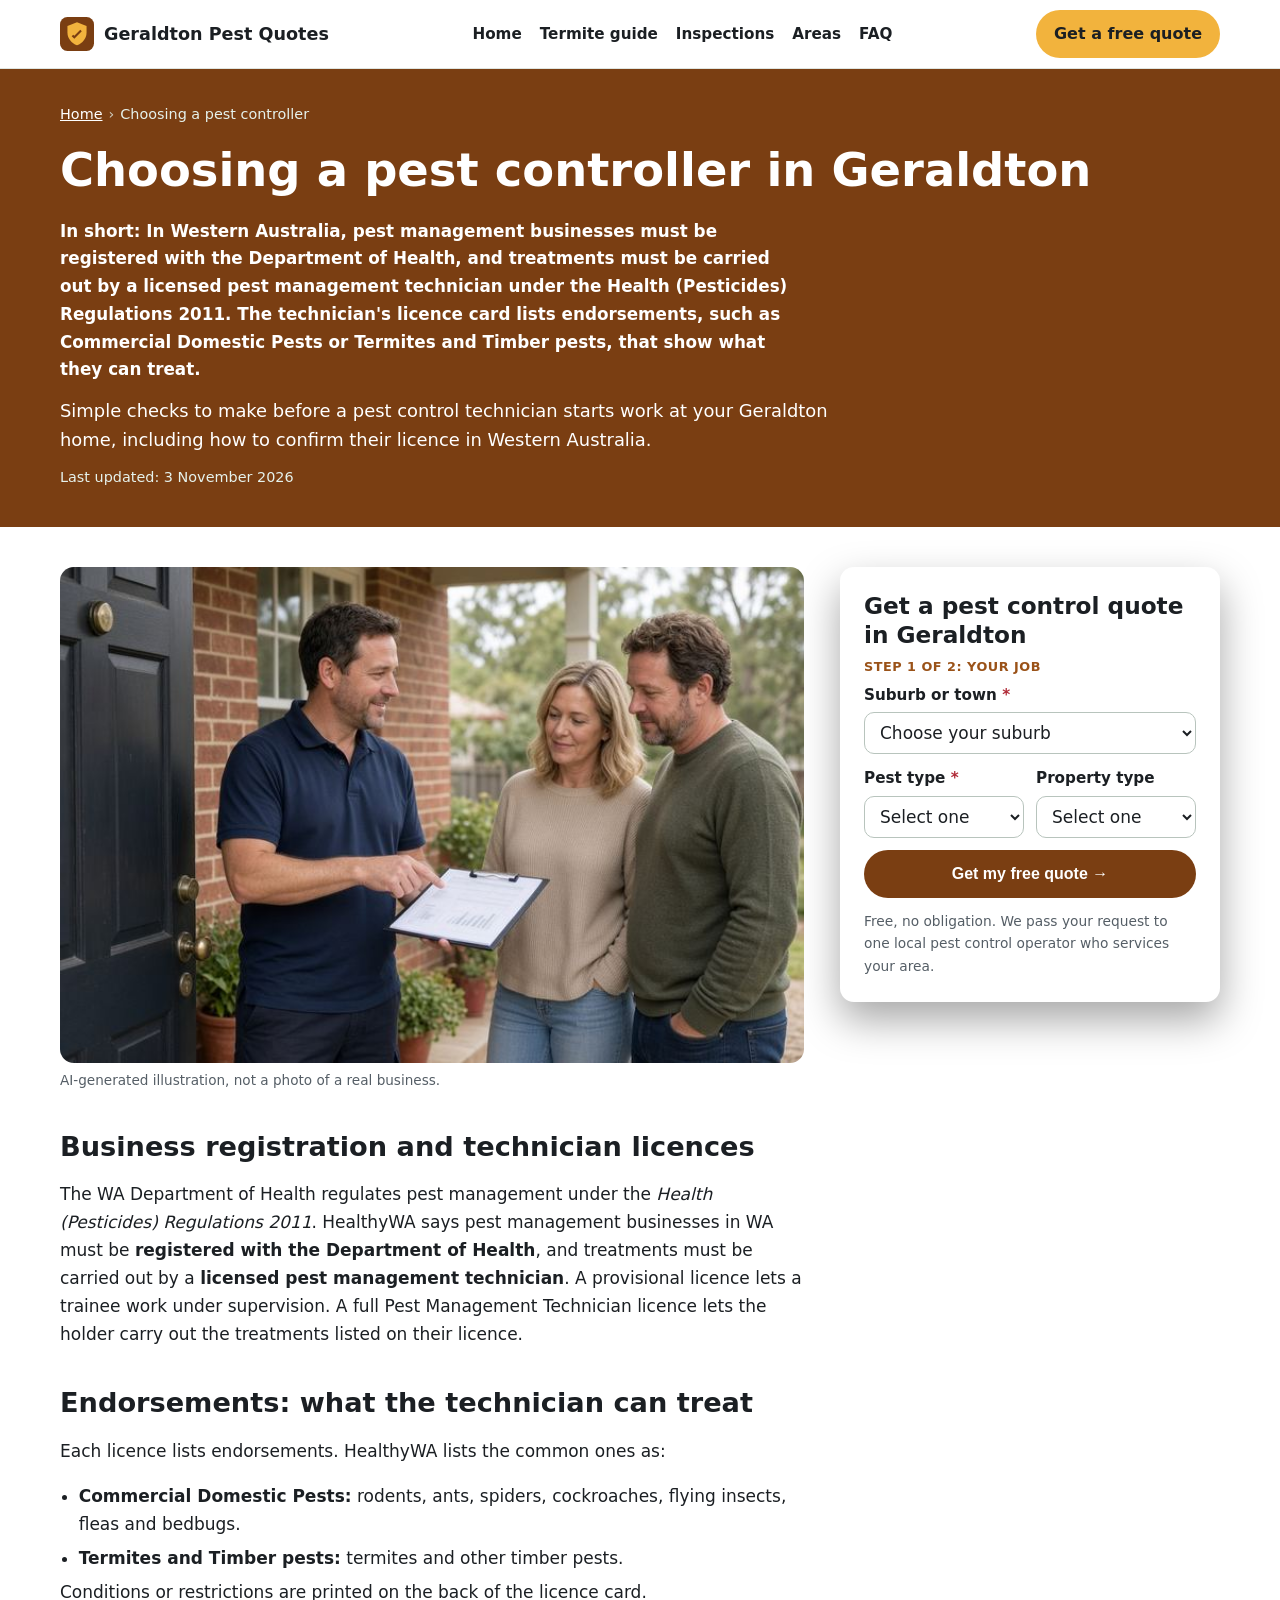
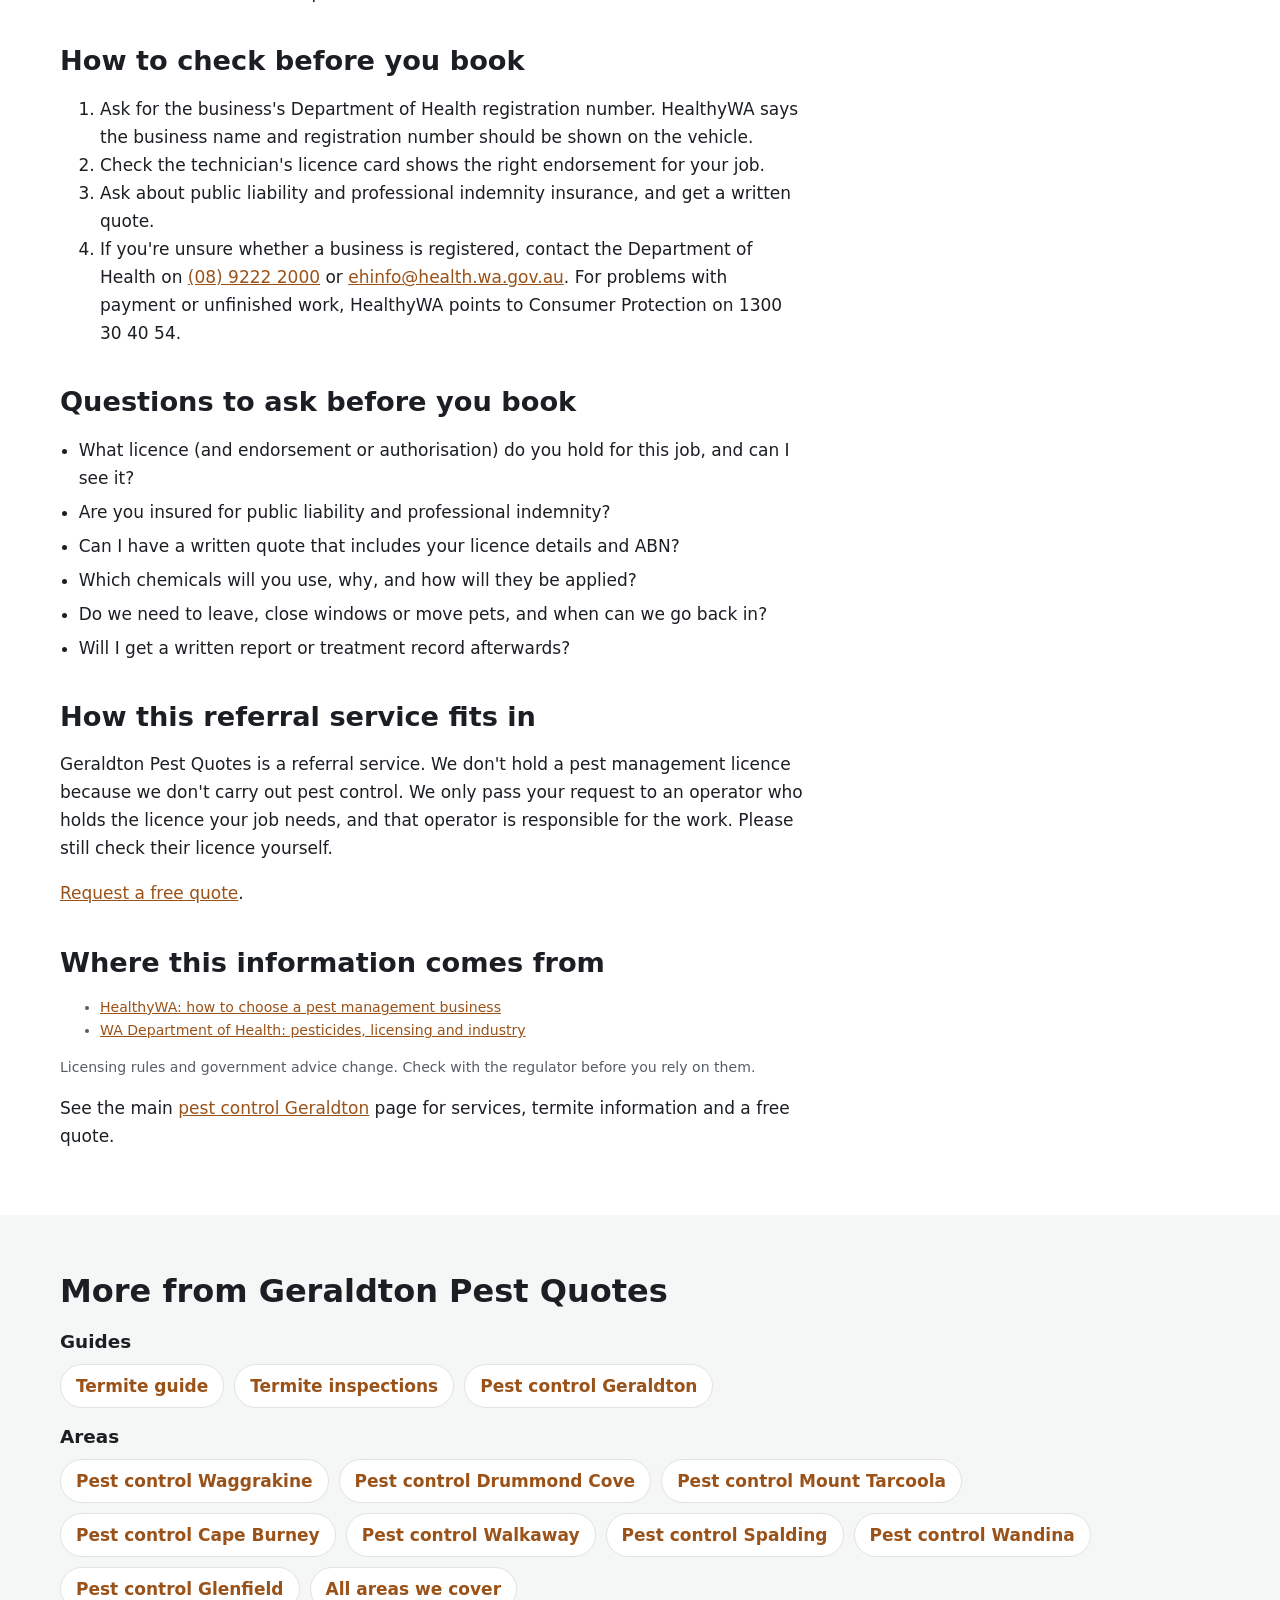
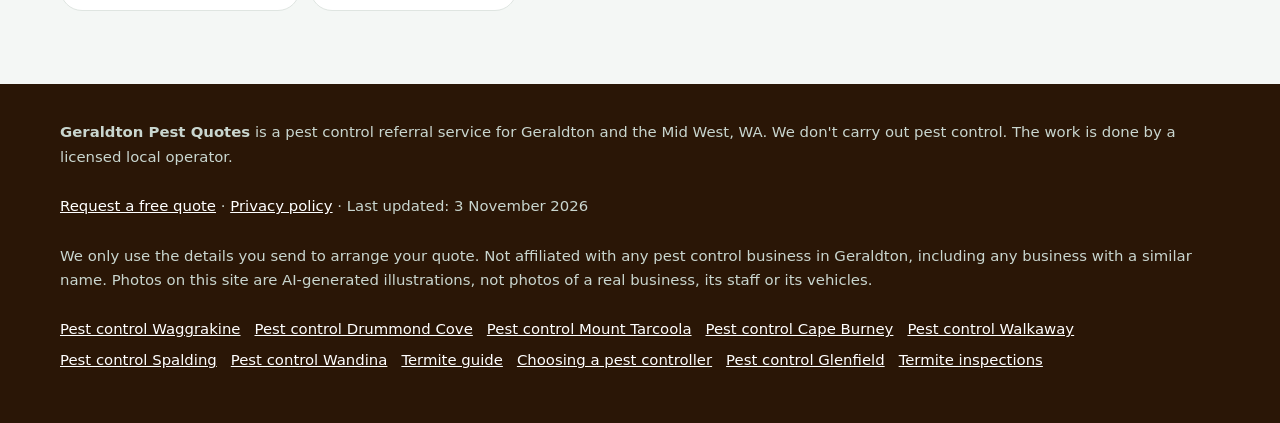
<file: pest-control-licence-wa/index.html>
<!doctype html>
<html lang="en-AU">
<head>
<meta charset="utf-8">
<!-- Search Console verification meta tag goes here once the property is created -->
<meta name="viewport" content="width=device-width, initial-scale=1">
<title>Choosing a Pest Controller in Geraldton | Questions to Ask Before You Book</title>
<meta name="description" content="How to choose a pest control operator in Geraldton: questions to ask, what a written quote should cover, and how to check their licence before you book.">
<link rel="canonical" href="https://geraldtonpestcontrol.com/pest-control-licence-wa/">
<link rel="icon" href="/favicon.svg" type="image/svg+xml">
<meta name="theme-color" content="#7a3e12">
<meta property="og:type" content="article">
<meta property="og:locale" content="en_AU">
<meta property="og:site_name" content="Geraldton Pest Quotes">
<meta property="og:title" content="Choosing a Pest Controller in Geraldton | Questions to Ask Before You Book">
<meta property="og:description" content="How to choose a pest control operator in Geraldton: questions to ask, what a written quote should cover, and how to check their licence before you book.">
<meta property="og:url" content="https://geraldtonpestcontrol.com/pest-control-licence-wa/">
<meta property="og:image" content="https://geraldtonpestcontrol.com/img/hero.jpg">
<meta name="twitter:card" content="summary_large_image">
<script>document.documentElement.classList.add('js')</script>
<link rel="stylesheet" href="/styles.css">

<!-- Google tag (gtag.js) -->
<script async src="https://www.googletagmanager.com/gtag/js?id=G-YT1L1YKTNT"></script>
<script>
  window.dataLayer = window.dataLayer || [];
  function gtag(){dataLayer.push(arguments);}
  gtag('js', new Date());
  gtag('config', 'G-YT1L1YKTNT');
</script>

<script type="application/ld+json">
{
 "@context": "https://schema.org",
 "@type": "WebPage",
 "@id": "https://geraldtonpestcontrol.com/pest-control-licence-wa/#webpage",
 "url": "https://geraldtonpestcontrol.com/pest-control-licence-wa/",
 "name": "Choosing a Pest Controller in Geraldton | Questions to Ask Before You Book",
 "description": "How to choose a pest control operator in Geraldton: questions to ask, what a written quote should cover, and how to check their licence before you book.",
 "inLanguage": "en-AU",
 "dateModified": "2026-11-03",
 "isPartOf": {
  "@id": "https://geraldtonpestcontrol.com/#website"
 }
}
</script>
<script type="application/ld+json">
{
 "@context": "https://schema.org",
 "@type": "BreadcrumbList",
 "itemListElement": [
  {
   "@type": "ListItem",
   "position": 1,
   "name": "Home",
   "item": "https://geraldtonpestcontrol.com/"
  },
  {
   "@type": "ListItem",
   "position": 2,
   "name": "Choosing a pest controller",
   "item": "https://geraldtonpestcontrol.com/pest-control-licence-wa/"
  }
 ]
}
</script>
<script type="application/ld+json">
{
 "@context": "https://schema.org",
 "@type": "Service",
 "@id": "https://geraldtonpestcontrol.com/pest-control-licence-wa/#service",
 "name": "Pest control quotes from licensed operators in Geraldton",
 "serviceType": "Pest control",
 "description": "How to choose a pest control operator in Geraldton: questions to ask, what a written quote should cover, and how to check their licence before you book.",
 "url": "https://geraldtonpestcontrol.com/pest-control-licence-wa/",
 "provider": {
  "@id": "https://geraldtonpestcontrol.com/#business"
 },
 "areaServed": [
  {
   "@type": "Place",
   "name": "Geraldton, WA"
  }
 ]
}
</script>
</head>
<body>
<a class="skip-link" href="#main">Skip to content</a>

<header class="site-header">
  <div class="wrap">
    <a class="brand" href="/" aria-label="Geraldton Pest Quotes home">
      <svg viewBox="0 0 64 64" aria-hidden="true"><rect width="64" height="64" rx="14" fill="#7a3e12"/><path d="M32 10 14 17v12c0 11 7.6 20.5 18 24 10.4-3.5 18-13 18-24V17z" fill="#f2b33d"/><path d="M27 41l-5-5 2.8-2.8L27 35.4l11.2-11.2L41 27z" fill="#7a3e12"/></svg>
      Geraldton Pest Quotes
    </a>
    <nav class="nav" aria-label="Main">
      <a href="/">Home</a>
      <a href="/termites-geraldton/">Termite guide</a>
      <a href="/termite-inspection/">Inspections</a>
      <a href="/#areas">Areas</a>
      <a href="/#faq">FAQ</a>
    </nav>
    <a class="btn btn-call header-call" href="#quote">Get a free quote</a>
  </div>
</header>

<main id="main">
<section class="page-hero" aria-labelledby="h1">
  <div class="wrap">
    <nav class="crumbs" aria-label="Breadcrumb"><ol><li><a href="https://geraldtonpestcontrol.com/">Home</a></li><li aria-current="page">Choosing a pest controller</li></ol></nav>
    <h1 id="h1">Choosing a pest controller in Geraldton</h1>
    <p class="summary">In short: In Western Australia, pest management businesses must be registered with the Department of Health, and treatments must be carried out by a licensed pest management technician under the Health (Pesticides) Regulations 2011. The technician&#x27;s licence card lists endorsements, such as Commercial Domestic Pests or Termites and Timber pests, that show what they can treat.</p>
    <p class="lead">Simple checks to make before a pest control technician starts work at your Geraldton home, including how to confirm their licence in Western Australia.</p>
    <p class="updated">Last updated: 3 November 2026</p>
  </div>
</section>
<div class="wrap page-grid">
  <article class="page-body">
<figure><img src="/img/step3.jpg" width="900" height="600" style="aspect-ratio:3/2;object-fit:cover" alt="Technician with a clipboard talking to a couple at their front door" decoding="async"><figcaption>AI-generated illustration, not a photo of a real business.</figcaption></figure>
<h2>Business registration and technician licences</h2>
<p>The WA Department of Health regulates pest management under the <em>Health (Pesticides) Regulations 2011</em>. HealthyWA says pest management businesses in WA must be <strong>registered with the Department of Health</strong>, and treatments must be carried out by a <strong>licensed pest management technician</strong>. A provisional licence lets a trainee work under supervision. A full Pest Management Technician licence lets the holder carry out the treatments listed on their licence.</p>
<h2>Endorsements: what the technician can treat</h2>
<p>Each licence lists endorsements. HealthyWA lists the common ones as:</p><ul class="clean"><li><strong>Commercial Domestic Pests:</strong> rodents, ants, spiders, cockroaches, flying insects, fleas and bedbugs.</li><li><strong>Termites and Timber pests:</strong> termites and other timber pests.</li></ul><p>Conditions or restrictions are printed on the back of the licence card.</p>
<h2>How to check before you book</h2>
<ol><li>Ask for the business's Department of Health registration number. HealthyWA says the business name and registration number should be shown on the vehicle.</li><li>Check the technician's licence card shows the right endorsement for your job.</li><li>Ask about public liability and professional indemnity insurance, and get a written quote.</li><li>If you're unsure whether a business is registered, contact the Department of Health on <a href="tel:0892222000">(08) 9222 2000</a> or <a href="mailto:ehinfo@health.wa.gov.au">ehinfo@health.wa.gov.au</a>. For problems with payment or unfinished work, HealthyWA points to Consumer Protection on 1300 30 40 54.</li></ol>
<h2>Questions to ask before you book</h2>
<ul class="clean"><li>What licence (and endorsement or authorisation) do you hold for this job, and can I see it?</li><li>Are you insured for public liability and professional indemnity?</li><li>Can I have a written quote that includes your licence details and ABN?</li><li>Which chemicals will you use, why, and how will they be applied?</li><li>Do we need to leave, close windows or move pets, and when can we go back in?</li><li>Will I get a written report or treatment record afterwards?</li></ul>
<h2>How this referral service fits in</h2>
<p>Geraldton Pest Quotes is a referral service. We don't hold a pest management licence because we don't carry out pest control. We only pass your request to an operator who holds the licence your job needs, and that operator is responsible for the work. Please still check their licence yourself.</p><p><a href="#quote">Request a free quote</a>.</p>
<h2>Where this information comes from</h2>
<ul class="sources"><li><a href="https://www.healthywa.health.wa.gov.au/Articles/F_I/How-to-choose-a-pest-management-business" rel="noopener">HealthyWA: how to choose a pest management business</a></li><li><a href="https://www.health.wa.gov.au/Health-for/Licensing-and-industry/Pesticides" rel="noopener">WA Department of Health: pesticides, licensing and industry</a></li></ul>
<p class="sources">Licensing rules and government advice change. Check with the regulator before you rely on them.</p>

<p class="home-link">See the main <a href="/">pest control Geraldton</a> page for services, termite information and a free quote.</p>
  </article>
  <aside class="page-aside">
    <div class="hero-form-card" id="quote">
      <h2 id="quote-h">Get a pest control quote in Geraldton</h2>
      <form class="quote-form two-step" id="quote-form" action="https://formsubmit.co/quotes@geraldtonpestcontrol.com" method="post" novalidate>
        <input type="hidden" name="_subject" value="New quote request – geraldtonpestcontrol.com">
        <input type="hidden" name="_captcha" value="true">
        <input type="hidden" name="_template" value="table">
        <input type="hidden" name="_next" value="https://geraldtonpestcontrol.com/thanks.html?lead=1">
        <input type="hidden" name="_autoresponse" value="Thanks for your pest control request. We&#x27;ve received it and are passing it to a local pest control operator, who&#x27;ll be in touch shortly with availability and a price.">
        <input type="text" name="_honey" style="display:none" tabindex="-1" autocomplete="off" aria-hidden="true">
        <input type="hidden" name="source" value="geraldtonpestcontrol.com">
        <input type="hidden" name="page" value="/pest-control-licence-wa/">
        <fieldset class="step step-1">
          <legend class="step-label">Step 1 of 2: your job</legend>
          <div class="full"><label for="suburb">Suburb or town <span class="req" aria-hidden="true">*</span></label>
            <select id="suburb" name="suburb" required><option value="">Choose your suburb</option><option>Geraldton</option><option>Beresford</option><option>Bluff Point</option><option>Spalding</option><option>Sunset Beach</option><option>Tarcoola Beach</option><option>Mount Tarcoola</option><option>Wonthella</option><option>Rangeway</option><option>Utakarra</option><option>Karloo</option><option>Strathalbyn</option><option>Wandina</option><option>Woorree</option><option>Waggrakine</option><option>Drummond Cove</option><option>Glenfield</option><option>Cape Burney</option><option>Narngulu</option><option>Moonyoonooka</option><option>Walkaway</option><option value="Other">Other (tell us below)</option></select></div>
          <div class="full other-wrap"><label for="suburb_other">Other suburb or town</label><input id="suburb_other" name="suburb_other" type="text" autocomplete="address-level2"></div>
          <div><label for="pest">Pest type <span class="req" aria-hidden="true">*</span></label>
            <select id="pest" name="pest_type" required><option value="">Select one</option><option>Termites: inspection</option><option>Termites: treatment or barrier</option><option>Pre-purchase timber pest inspection</option><option>General pest treatment</option><option>Cockroaches</option><option>Spiders</option><option>Rats or mice</option><option>Ants</option><option>Possum in the roof (licensed handler only)</option><option>Other or not sure</option></select></div>
          <div><label for="property">Property type</label>
            <select id="property" name="property_type"><option value="Not stated">Select one</option><option>House</option><option>Unit or townhouse</option><option>Rental (tenant or landlord)</option><option>Home I'm buying</option><option>Business or commercial</option><option>Farm or rural property</option></select></div>
          <div class="full js-only"><button class="btn btn-primary btn-block" type="button" id="to-step-2">Get my free quote →</button></div>
          <p class="microcopy full">Free, no obligation. We pass your request to one local pest control operator who services your area.</p>
          <p class="form-error full" id="step1-error" role="alert" hidden>Please choose your suburb and pest type.</p>
        </fieldset>
        <fieldset class="step step-2" id="step-2">
          <legend class="step-label">Step 2 of 2: your details</legend>
          <div><label for="name">Name <span class="req" aria-hidden="true">*</span></label><input id="name" name="name" type="text" autocomplete="name" required></div>
          <div><label for="phone">Phone <span class="req" aria-hidden="true">*</span></label><input id="phone" name="phone" type="tel" autocomplete="tel" inputmode="tel" required></div>
          <div><label for="email">Email</label><input id="email" name="email" type="email" autocomplete="email"></div>
          <div><label for="date">Preferred date</label><input id="date" name="preferred_date" type="date"></div>
          <div class="full"><label for="message">Anything else?</label><textarea id="message" name="message" rows="2" placeholder="e.g. mud tubes on the patio post, slab home, 1990s brick, want an inspection"></textarea></div>
          <p class="consent full">By sending this form you agree we can share your details with one local pest control operator so they can quote for your job. See our <a href="/privacy.html">privacy policy</a>.</p>
          <div class="full step2-actions"><button class="btn btn-primary" type="submit">Send my quote request</button><button class="btn-link js-only" type="button" id="back-1">← Back</button></div>
        </fieldset>
      </form>
    </div>
  </aside>
</div>
<section class="alt" aria-labelledby="more-h">
  <div class="wrap">
    <h2 id="more-h">More from Geraldton Pest Quotes</h2>
    <h3>Guides</h3>
    <ul class="link-list"><li><a href="/termites-geraldton/">Termite guide</a></li><li><a href="/termite-inspection/">Termite inspections</a></li><li><a href="/">Pest control Geraldton</a></li></ul>
    <h3>Areas</h3>
    <ul class="link-list"><li><a href="/pest-control-waggrakine/">Pest control Waggrakine</a></li><li><a href="/pest-control-drummond-cove/">Pest control Drummond Cove</a></li><li><a href="/pest-control-mount-tarcoola/">Pest control Mount Tarcoola</a></li><li><a href="/pest-control-cape-burney/">Pest control Cape Burney</a></li><li><a href="/pest-control-walkaway/">Pest control Walkaway</a></li><li><a href="/pest-control-spalding/">Pest control Spalding</a></li><li><a href="/pest-control-wandina/">Pest control Wandina</a></li><li><a href="/pest-control-glenfield/">Pest control Glenfield</a></li><li><a href="/#areas">All areas we cover</a></li></ul>
  </div>
</section>
</main>

<footer class="site-footer">
  <div class="wrap">
    <p><strong>Geraldton Pest Quotes</strong> is a pest control referral service for Geraldton and the Mid West, WA. We don't carry out pest control. The work is done by a licensed local operator.</p>
    <p><a href="#quote">Request a free quote</a> · <a href="/privacy.html">Privacy policy</a> · Last updated: 3 November 2026</p>
    <p>We only use the details you send to arrange your quote. Not affiliated with any pest control business in Geraldton, including any business with a similar name. Photos on this site are AI-generated illustrations, not photos of a real business, its staff or its vehicles.</p>
    <p class="footer-links"><a href="/pest-control-waggrakine/">Pest control Waggrakine</a> <a href="/pest-control-drummond-cove/">Pest control Drummond Cove</a> <a href="/pest-control-mount-tarcoola/">Pest control Mount Tarcoola</a> <a href="/pest-control-cape-burney/">Pest control Cape Burney</a> <a href="/pest-control-walkaway/">Pest control Walkaway</a> <a href="/pest-control-spalding/">Pest control Spalding</a> <a href="/pest-control-wandina/">Pest control Wandina</a> <a href="/termites-geraldton/">Termite guide</a> <a href="/pest-control-licence-wa/">Choosing a pest controller</a> <a href="/pest-control-glenfield/">Pest control Glenfield</a> <a href="/termite-inspection/">Termite inspections</a></p>
  </div>
</footer>

<div class="mobile-call" aria-label="Quick contact">
  <a class="btn btn-call" href="#quote">Get a free quote</a>
</div>
<script src="/form.js" defer></script>
</body>
</html>
</file>
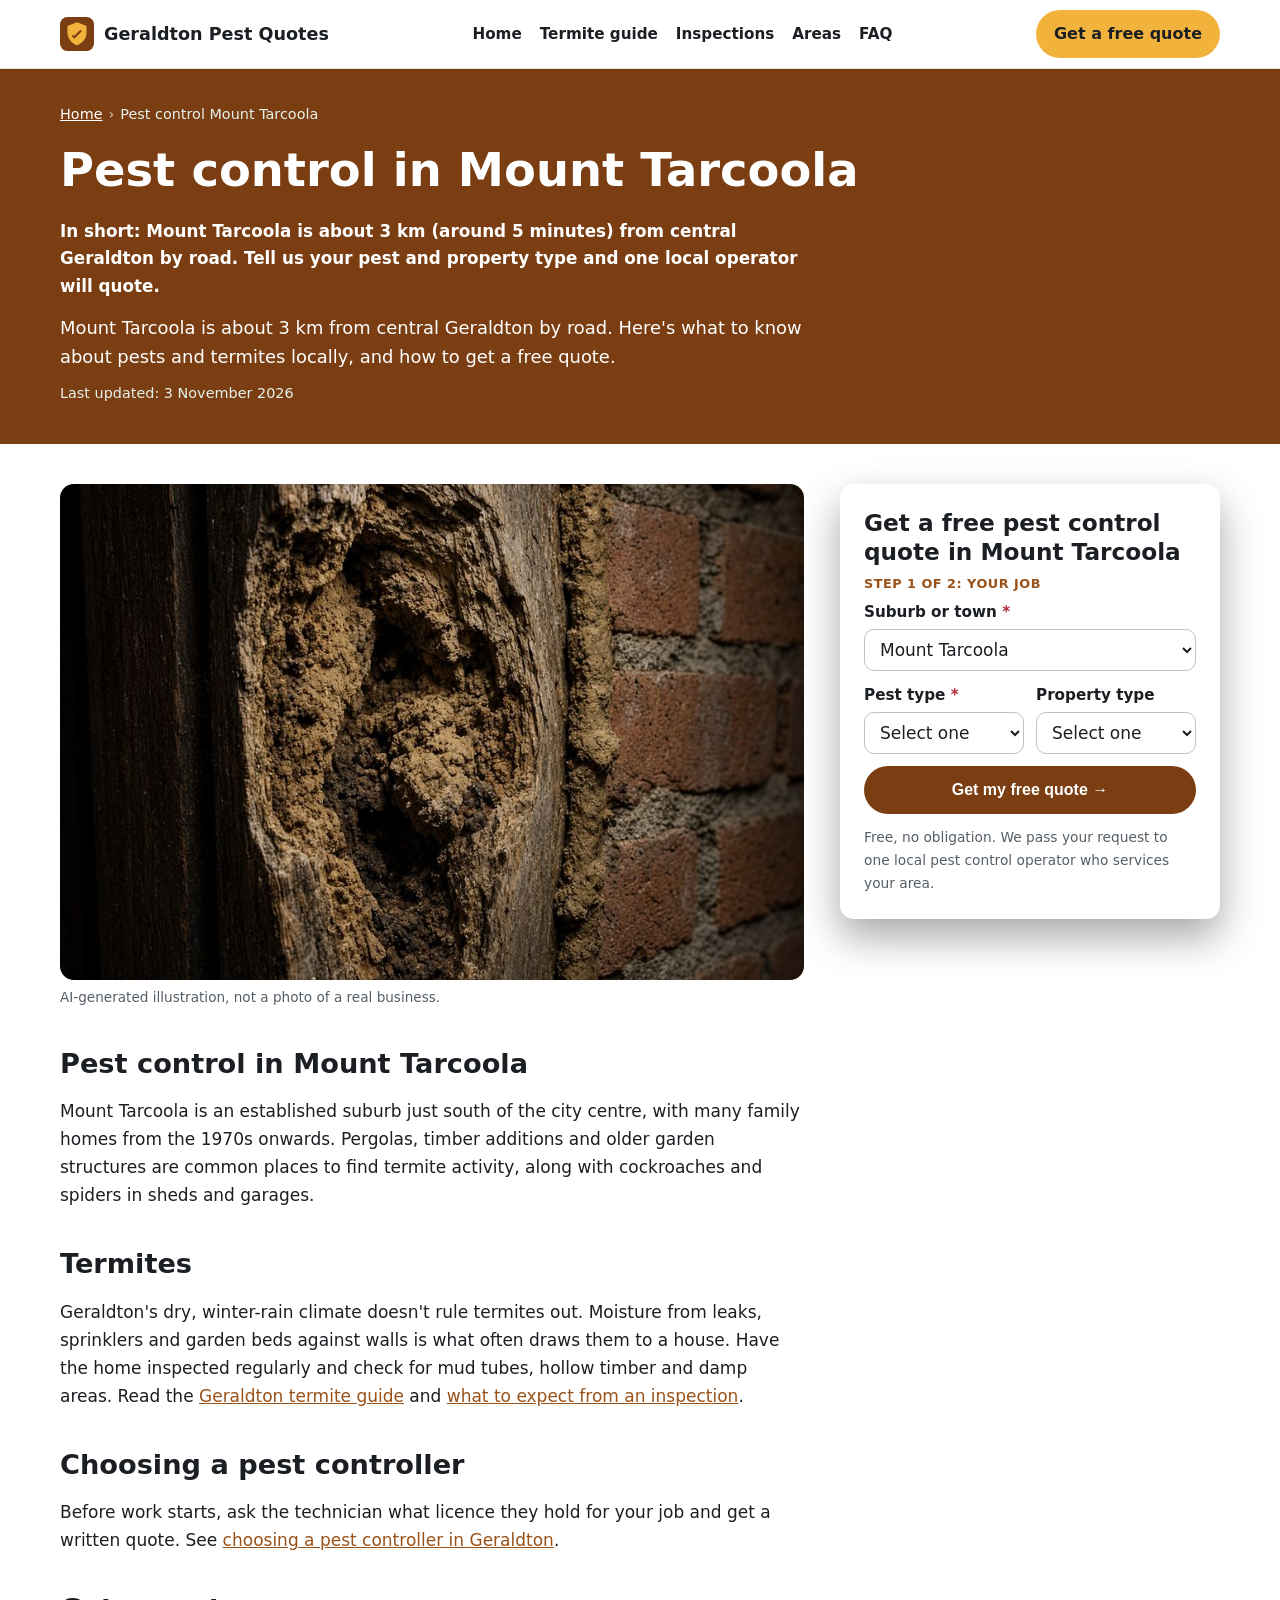
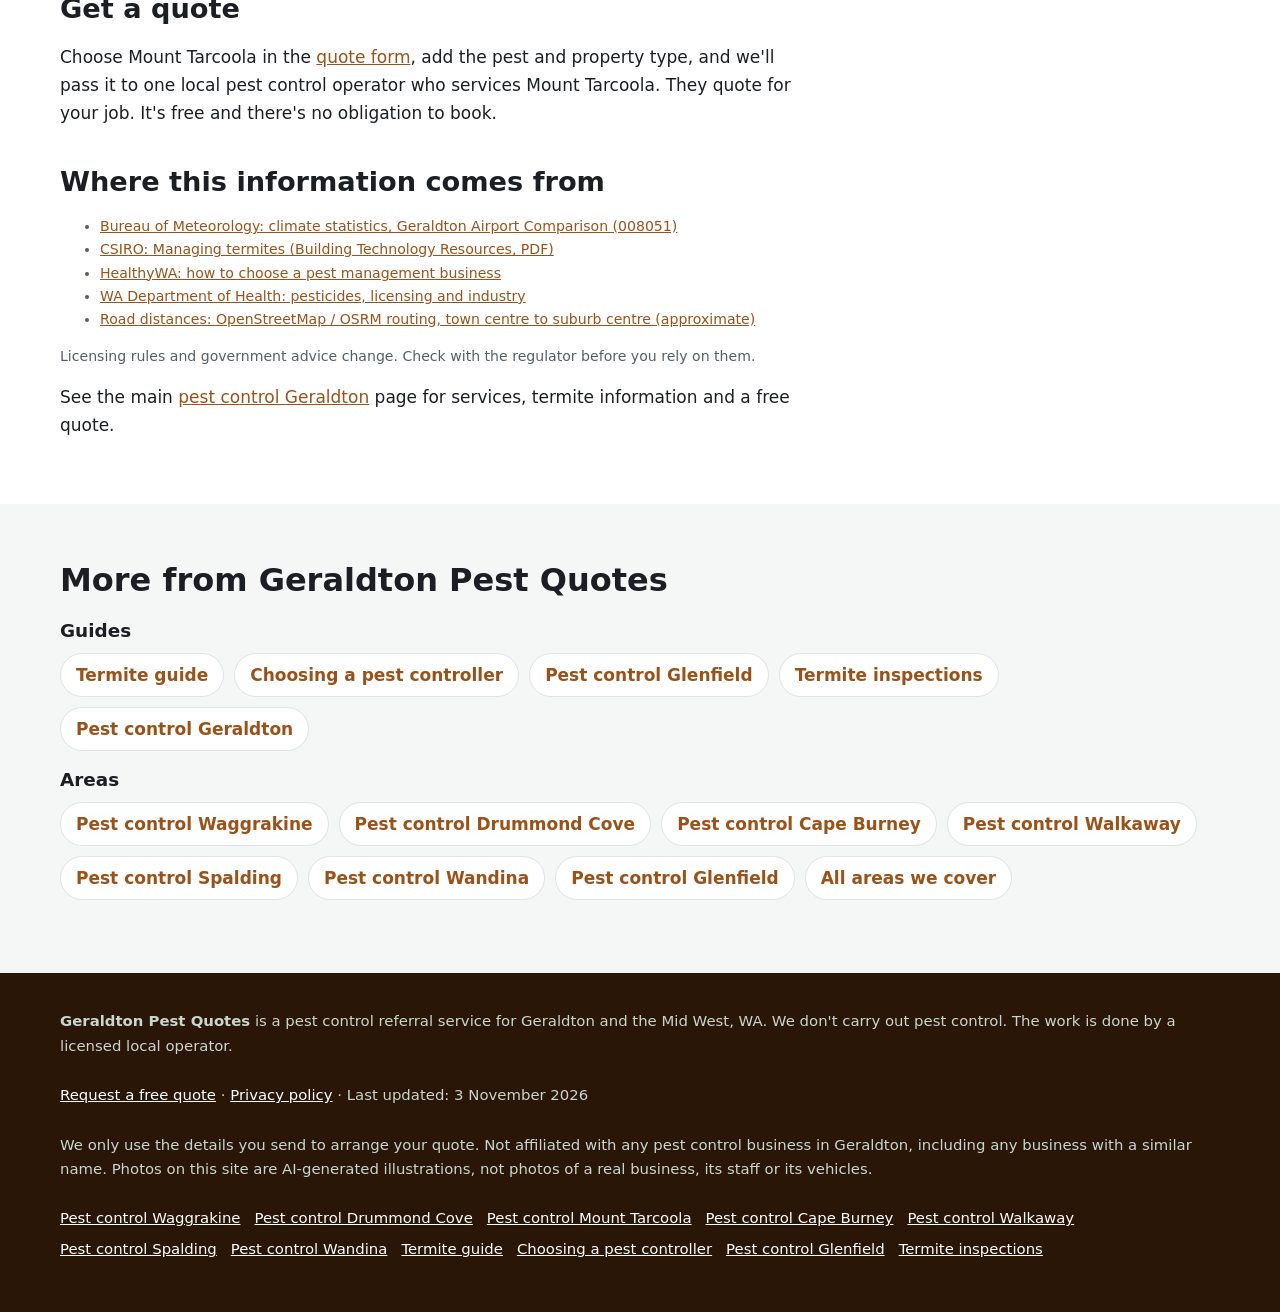
<file: pest-control-mount-tarcoola/index.html>
<!doctype html>
<html lang="en-AU">
<head>
<meta charset="utf-8">
<!-- Search Console verification meta tag goes here once the property is created -->
<meta name="viewport" content="width=device-width, initial-scale=1">
<title>Pest Control Mount Tarcoola | Free Pest and Termite Quotes, Mount Tarcoola WA</title>
<meta name="description" content="Pest control and termite inspection quotes in Mount Tarcoola, about 3 km from central Geraldton. A free referral service: one local operator quotes for your job.">
<link rel="canonical" href="https://geraldtonpestcontrol.com/pest-control-mount-tarcoola/">
<link rel="icon" href="/favicon.svg" type="image/svg+xml">
<meta name="theme-color" content="#7a3e12">
<meta property="og:type" content="article">
<meta property="og:locale" content="en_AU">
<meta property="og:site_name" content="Geraldton Pest Quotes">
<meta property="og:title" content="Pest Control Mount Tarcoola | Free Pest and Termite Quotes, Mount Tarcoola WA">
<meta property="og:description" content="Pest control and termite inspection quotes in Mount Tarcoola, about 3 km from central Geraldton. A free referral service: one local operator quotes for your job.">
<meta property="og:url" content="https://geraldtonpestcontrol.com/pest-control-mount-tarcoola/">
<meta property="og:image" content="https://geraldtonpestcontrol.com/img/hero.jpg">
<meta name="twitter:card" content="summary_large_image">
<script>document.documentElement.classList.add('js')</script>
<link rel="stylesheet" href="/styles.css">

<!-- Google tag (gtag.js) -->
<script async src="https://www.googletagmanager.com/gtag/js?id=G-YT1L1YKTNT"></script>
<script>
  window.dataLayer = window.dataLayer || [];
  function gtag(){dataLayer.push(arguments);}
  gtag('js', new Date());
  gtag('config', 'G-YT1L1YKTNT');
</script>

<script type="application/ld+json">
{
 "@context": "https://schema.org",
 "@type": "WebPage",
 "@id": "https://geraldtonpestcontrol.com/pest-control-mount-tarcoola/#webpage",
 "url": "https://geraldtonpestcontrol.com/pest-control-mount-tarcoola/",
 "name": "Pest Control Mount Tarcoola | Free Pest and Termite Quotes, Mount Tarcoola WA",
 "description": "Pest control and termite inspection quotes in Mount Tarcoola, about 3 km from central Geraldton. A free referral service: one local operator quotes for your job.",
 "inLanguage": "en-AU",
 "dateModified": "2026-11-03",
 "isPartOf": {
  "@id": "https://geraldtonpestcontrol.com/#website"
 }
}
</script>
<script type="application/ld+json">
{
 "@context": "https://schema.org",
 "@type": "BreadcrumbList",
 "itemListElement": [
  {
   "@type": "ListItem",
   "position": 1,
   "name": "Home",
   "item": "https://geraldtonpestcontrol.com/"
  },
  {
   "@type": "ListItem",
   "position": 2,
   "name": "Pest control Mount Tarcoola",
   "item": "https://geraldtonpestcontrol.com/pest-control-mount-tarcoola/"
  }
 ]
}
</script>
<script type="application/ld+json">
{
 "@context": "https://schema.org",
 "@type": "Service",
 "@id": "https://geraldtonpestcontrol.com/pest-control-mount-tarcoola/#service",
 "name": "Pest control quotes in Mount Tarcoola",
 "serviceType": "Pest control",
 "description": "Pest control and termite inspection quotes in Mount Tarcoola, about 3 km from central Geraldton. A free referral service: one local operator quotes for your job.",
 "url": "https://geraldtonpestcontrol.com/pest-control-mount-tarcoola/",
 "provider": {
  "@id": "https://geraldtonpestcontrol.com/#business"
 },
 "areaServed": [
  {
   "@type": "Place",
   "name": "Mount Tarcoola, WA"
  }
 ]
}
</script>
</head>
<body>
<a class="skip-link" href="#main">Skip to content</a>

<header class="site-header">
  <div class="wrap">
    <a class="brand" href="/" aria-label="Geraldton Pest Quotes home">
      <svg viewBox="0 0 64 64" aria-hidden="true"><rect width="64" height="64" rx="14" fill="#7a3e12"/><path d="M32 10 14 17v12c0 11 7.6 20.5 18 24 10.4-3.5 18-13 18-24V17z" fill="#f2b33d"/><path d="M27 41l-5-5 2.8-2.8L27 35.4l11.2-11.2L41 27z" fill="#7a3e12"/></svg>
      Geraldton Pest Quotes
    </a>
    <nav class="nav" aria-label="Main">
      <a href="/">Home</a>
      <a href="/termites-geraldton/">Termite guide</a>
      <a href="/termite-inspection/">Inspections</a>
      <a href="/#areas">Areas</a>
      <a href="/#faq">FAQ</a>
    </nav>
    <a class="btn btn-call header-call" href="#quote">Get a free quote</a>
  </div>
</header>

<main id="main">
<section class="page-hero" aria-labelledby="h1">
  <div class="wrap">
    <nav class="crumbs" aria-label="Breadcrumb"><ol><li><a href="https://geraldtonpestcontrol.com/">Home</a></li><li aria-current="page">Pest control Mount Tarcoola</li></ol></nav>
    <h1 id="h1">Pest control in Mount Tarcoola</h1>
    <p class="summary">In short: Mount Tarcoola is about 3 km (around 5 minutes) from central Geraldton by road. Tell us your pest and property type and one local operator will quote.</p>
    <p class="lead">Mount Tarcoola is about 3 km from central Geraldton by road. Here's what to know about pests and termites locally, and how to get a free quote.</p>
    <p class="updated">Last updated: 3 November 2026</p>
  </div>
</section>
<div class="wrap page-grid">
  <article class="page-body">
<figure><img src="/img/card-termite.jpg" width="900" height="600" style="aspect-ratio:3/2;object-fit:cover" alt="Illustration of termite damage in a timber post" decoding="async"><figcaption>AI-generated illustration, not a photo of a real business.</figcaption></figure>
<h2>Pest control in Mount Tarcoola</h2>
<p>Mount Tarcoola is an established suburb just south of the city centre, with many family homes from the 1970s onwards. Pergolas, timber additions and older garden structures are common places to find termite activity, along with cockroaches and spiders in sheds and garages.</p>
<h2>Termites</h2>
<p>Geraldton's dry, winter-rain climate doesn't rule termites out. Moisture from leaks, sprinklers and garden beds against walls is what often draws them to a house. Have the home inspected regularly and check for mud tubes, hollow timber and damp areas. Read the <a href="/termites-geraldton/">Geraldton termite guide</a> and <a href="/termite-inspection/">what to expect from an inspection</a>.</p>
<h2>Choosing a pest controller</h2>
<p>Before work starts, ask the technician what licence they hold for your job and get a written quote. See <a href="/pest-control-licence-wa/">choosing a pest controller in Geraldton</a>.</p>
<h2>Get a quote</h2>
<p>Choose Mount Tarcoola in the <a href="#quote">quote form</a>, add the pest and property type, and we'll pass it to one local pest control operator who services Mount Tarcoola. They quote for your job. It's free and there's no obligation to book.</p>
<h2>Where this information comes from</h2>
<ul class="sources"><li><a href="http://www.bom.gov.au/climate/averages/tables/cw_008051.shtml" rel="noopener">Bureau of Meteorology: climate statistics, Geraldton Airport Comparison (008051)</a></li><li><a href="https://research.csiro.au/infratech/wp-content/uploads/sites/38/2024/12/3013%5FManagingTermites%5FWCAG.pdf" rel="noopener">CSIRO: Managing termites (Building Technology Resources, PDF)</a></li><li><a href="https://www.healthywa.health.wa.gov.au/Articles/F_I/How-to-choose-a-pest-management-business" rel="noopener">HealthyWA: how to choose a pest management business</a></li><li><a href="https://www.health.wa.gov.au/Health-for/Licensing-and-industry/Pesticides" rel="noopener">WA Department of Health: pesticides, licensing and industry</a></li><li><a href="https://www.openstreetmap.org/" rel="noopener">Road distances: OpenStreetMap / OSRM routing, town centre to suburb centre (approximate)</a></li></ul>
<p class="sources">Licensing rules and government advice change. Check with the regulator before you rely on them.</p>

<p class="home-link">See the main <a href="/">pest control Geraldton</a> page for services, termite information and a free quote.</p>
  </article>
  <aside class="page-aside">
    <div class="hero-form-card" id="quote">
      <h2 id="quote-h">Get a free pest control quote in Mount Tarcoola</h2>
      <form class="quote-form two-step" id="quote-form" action="https://formsubmit.co/quotes@geraldtonpestcontrol.com" method="post" novalidate>
        <input type="hidden" name="_subject" value="New quote request – geraldtonpestcontrol.com">
        <input type="hidden" name="_captcha" value="true">
        <input type="hidden" name="_template" value="table">
        <input type="hidden" name="_next" value="https://geraldtonpestcontrol.com/thanks.html?lead=1">
        <input type="hidden" name="_autoresponse" value="Thanks for your pest control request. We&#x27;ve received it and are passing it to a local pest control operator, who&#x27;ll be in touch shortly with availability and a price.">
        <input type="text" name="_honey" style="display:none" tabindex="-1" autocomplete="off" aria-hidden="true">
        <input type="hidden" name="source" value="geraldtonpestcontrol.com">
        <input type="hidden" name="page" value="/pest-control-mount-tarcoola/">
        <fieldset class="step step-1">
          <legend class="step-label">Step 1 of 2: your job</legend>
          <div class="full"><label for="suburb">Suburb or town <span class="req" aria-hidden="true">*</span></label>
            <select id="suburb" name="suburb" required><option value="">Choose your suburb</option><option>Geraldton</option><option>Beresford</option><option>Bluff Point</option><option>Spalding</option><option>Sunset Beach</option><option>Tarcoola Beach</option><option selected>Mount Tarcoola</option><option>Wonthella</option><option>Rangeway</option><option>Utakarra</option><option>Karloo</option><option>Strathalbyn</option><option>Wandina</option><option>Woorree</option><option>Waggrakine</option><option>Drummond Cove</option><option>Glenfield</option><option>Cape Burney</option><option>Narngulu</option><option>Moonyoonooka</option><option>Walkaway</option><option value="Other">Other (tell us below)</option></select></div>
          <div class="full other-wrap"><label for="suburb_other">Other suburb or town</label><input id="suburb_other" name="suburb_other" type="text" autocomplete="address-level2"></div>
          <div><label for="pest">Pest type <span class="req" aria-hidden="true">*</span></label>
            <select id="pest" name="pest_type" required><option value="">Select one</option><option>Termites: inspection</option><option>Termites: treatment or barrier</option><option>Pre-purchase timber pest inspection</option><option>General pest treatment</option><option>Cockroaches</option><option>Spiders</option><option>Rats or mice</option><option>Ants</option><option>Possum in the roof (licensed handler only)</option><option>Other or not sure</option></select></div>
          <div><label for="property">Property type</label>
            <select id="property" name="property_type"><option value="Not stated">Select one</option><option>House</option><option>Unit or townhouse</option><option>Rental (tenant or landlord)</option><option>Home I'm buying</option><option>Business or commercial</option><option>Farm or rural property</option></select></div>
          <div class="full js-only"><button class="btn btn-primary btn-block" type="button" id="to-step-2">Get my free quote →</button></div>
          <p class="microcopy full">Free, no obligation. We pass your request to one local pest control operator who services your area.</p>
          <p class="form-error full" id="step1-error" role="alert" hidden>Please choose your suburb and pest type.</p>
        </fieldset>
        <fieldset class="step step-2" id="step-2">
          <legend class="step-label">Step 2 of 2: your details</legend>
          <div><label for="name">Name <span class="req" aria-hidden="true">*</span></label><input id="name" name="name" type="text" autocomplete="name" required></div>
          <div><label for="phone">Phone <span class="req" aria-hidden="true">*</span></label><input id="phone" name="phone" type="tel" autocomplete="tel" inputmode="tel" required></div>
          <div><label for="email">Email</label><input id="email" name="email" type="email" autocomplete="email"></div>
          <div><label for="date">Preferred date</label><input id="date" name="preferred_date" type="date"></div>
          <div class="full"><label for="message">Anything else?</label><textarea id="message" name="message" rows="2" placeholder="e.g. mud tubes on the patio post, slab home, 1990s brick, want an inspection"></textarea></div>
          <p class="consent full">By sending this form you agree we can share your details with one local pest control operator so they can quote for your job. See our <a href="/privacy.html">privacy policy</a>.</p>
          <div class="full step2-actions"><button class="btn btn-primary" type="submit">Send my quote request</button><button class="btn-link js-only" type="button" id="back-1">← Back</button></div>
        </fieldset>
      </form>
    </div>
  </aside>
</div>
<section class="alt" aria-labelledby="more-h">
  <div class="wrap">
    <h2 id="more-h">More from Geraldton Pest Quotes</h2>
    <h3>Guides</h3>
    <ul class="link-list"><li><a href="/termites-geraldton/">Termite guide</a></li><li><a href="/pest-control-licence-wa/">Choosing a pest controller</a></li><li><a href="/pest-control-glenfield/">Pest control Glenfield</a></li><li><a href="/termite-inspection/">Termite inspections</a></li><li><a href="/">Pest control Geraldton</a></li></ul>
    <h3>Areas</h3>
    <ul class="link-list"><li><a href="/pest-control-waggrakine/">Pest control Waggrakine</a></li><li><a href="/pest-control-drummond-cove/">Pest control Drummond Cove</a></li><li><a href="/pest-control-cape-burney/">Pest control Cape Burney</a></li><li><a href="/pest-control-walkaway/">Pest control Walkaway</a></li><li><a href="/pest-control-spalding/">Pest control Spalding</a></li><li><a href="/pest-control-wandina/">Pest control Wandina</a></li><li><a href="/pest-control-glenfield/">Pest control Glenfield</a></li><li><a href="/#areas">All areas we cover</a></li></ul>
  </div>
</section>
</main>

<footer class="site-footer">
  <div class="wrap">
    <p><strong>Geraldton Pest Quotes</strong> is a pest control referral service for Geraldton and the Mid West, WA. We don't carry out pest control. The work is done by a licensed local operator.</p>
    <p><a href="#quote">Request a free quote</a> · <a href="/privacy.html">Privacy policy</a> · Last updated: 3 November 2026</p>
    <p>We only use the details you send to arrange your quote. Not affiliated with any pest control business in Geraldton, including any business with a similar name. Photos on this site are AI-generated illustrations, not photos of a real business, its staff or its vehicles.</p>
    <p class="footer-links"><a href="/pest-control-waggrakine/">Pest control Waggrakine</a> <a href="/pest-control-drummond-cove/">Pest control Drummond Cove</a> <a href="/pest-control-mount-tarcoola/">Pest control Mount Tarcoola</a> <a href="/pest-control-cape-burney/">Pest control Cape Burney</a> <a href="/pest-control-walkaway/">Pest control Walkaway</a> <a href="/pest-control-spalding/">Pest control Spalding</a> <a href="/pest-control-wandina/">Pest control Wandina</a> <a href="/termites-geraldton/">Termite guide</a> <a href="/pest-control-licence-wa/">Choosing a pest controller</a> <a href="/pest-control-glenfield/">Pest control Glenfield</a> <a href="/termite-inspection/">Termite inspections</a></p>
  </div>
</footer>

<div class="mobile-call" aria-label="Quick contact">
  <a class="btn btn-call" href="#quote">Get a free quote</a>
</div>
<script src="/form.js" defer></script>
</body>
</html>
</file>
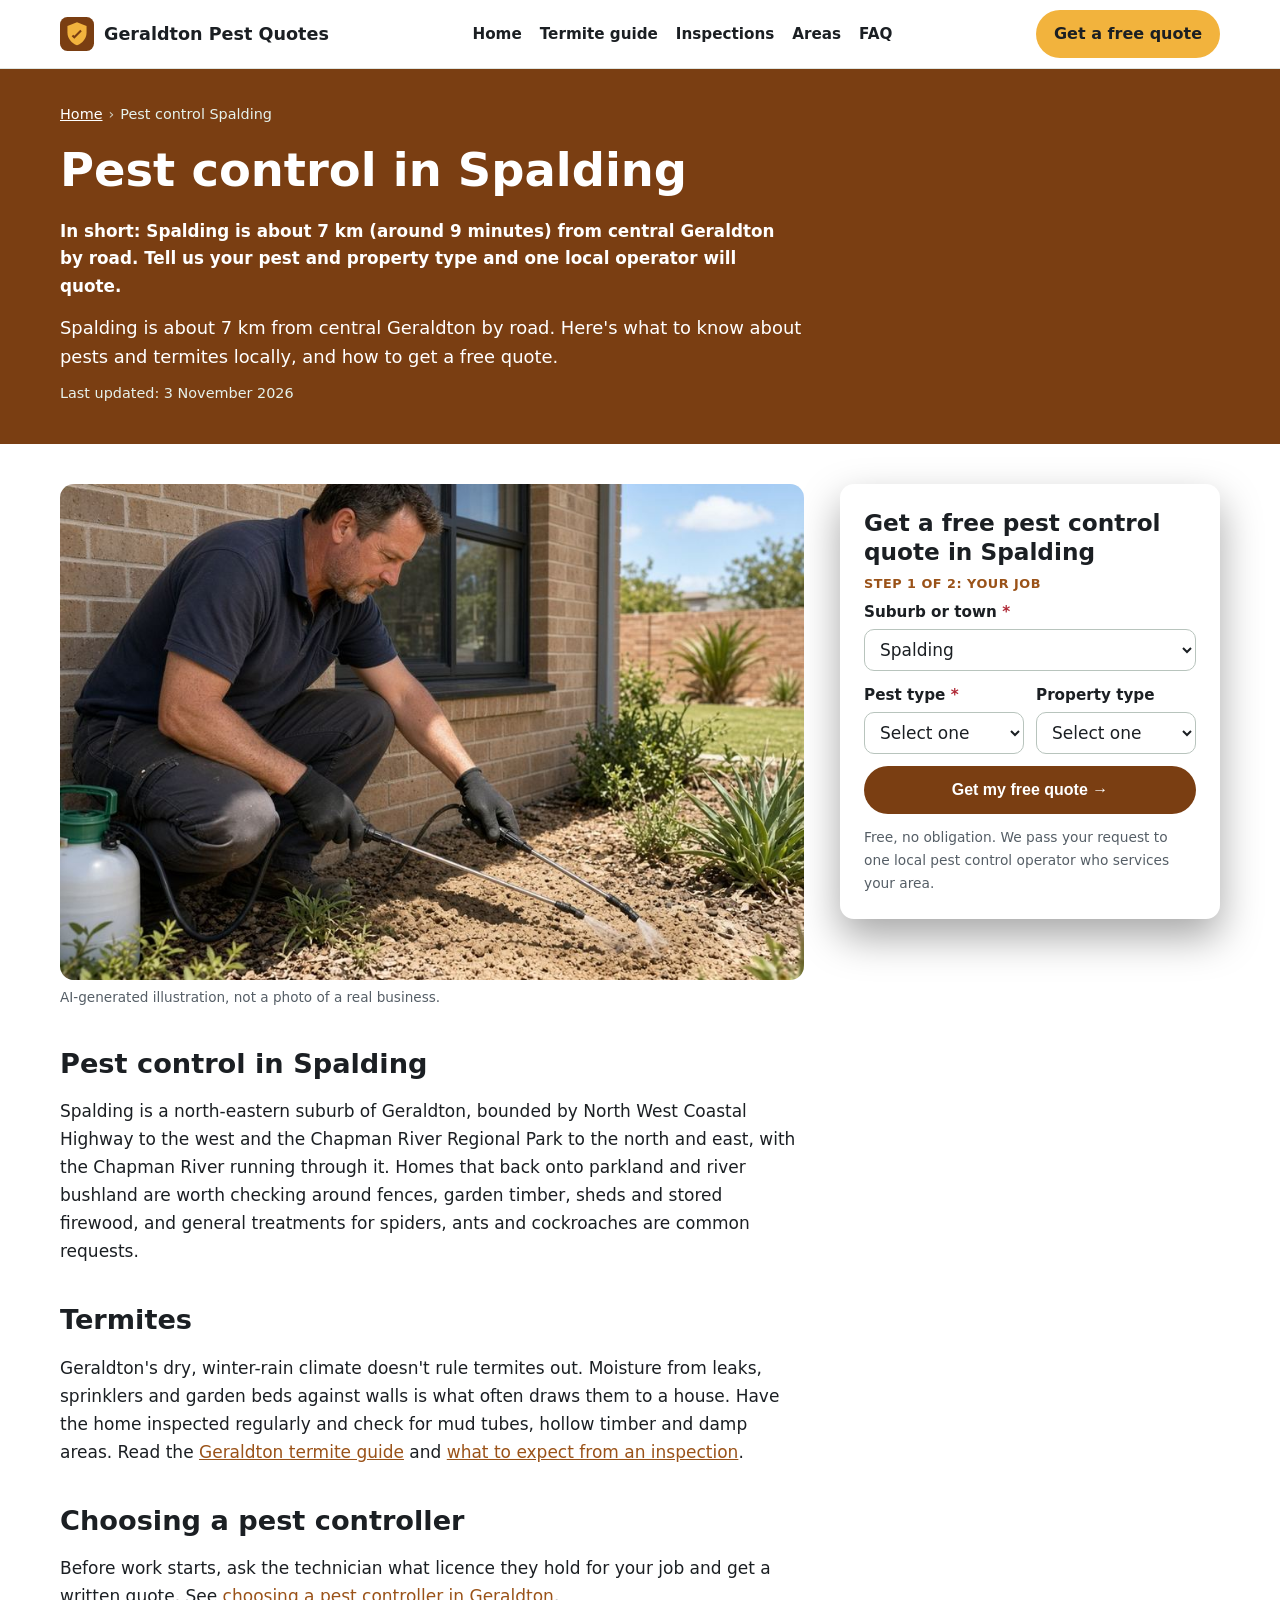
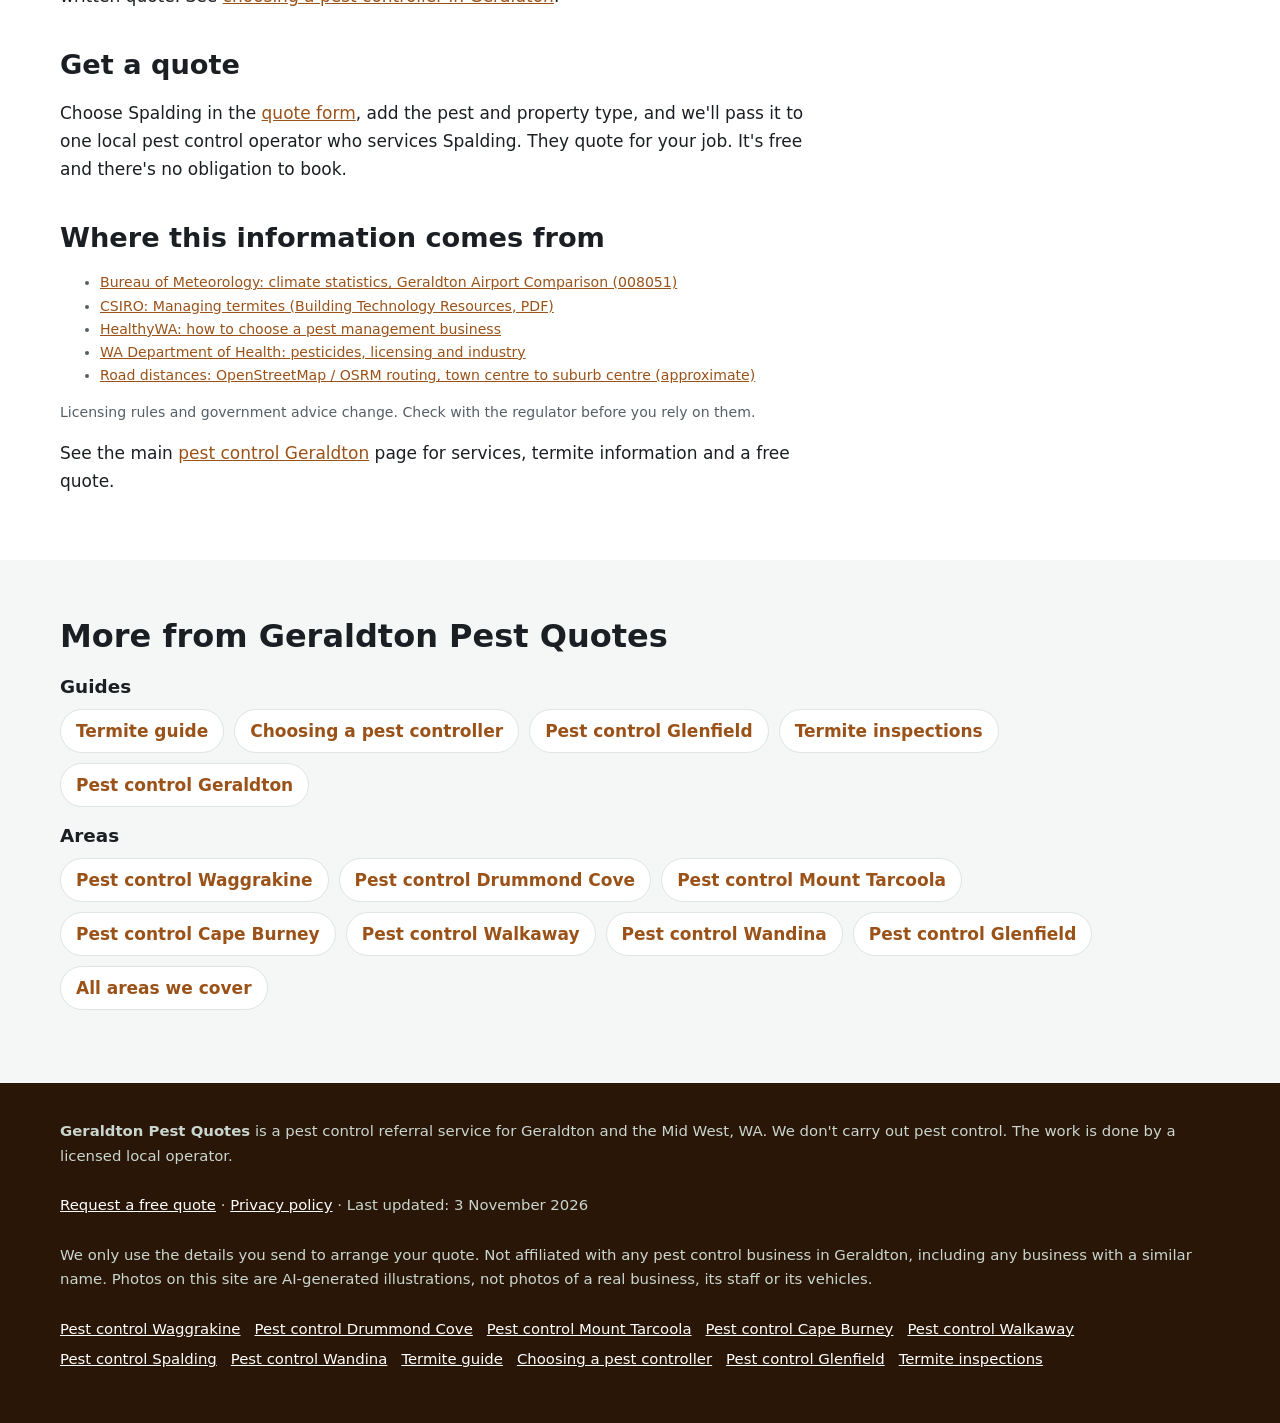
<file: pest-control-spalding/index.html>
<!doctype html>
<html lang="en-AU">
<head>
<meta charset="utf-8">
<!-- Search Console verification meta tag goes here once the property is created -->
<meta name="viewport" content="width=device-width, initial-scale=1">
<title>Pest Control Spalding | Free Pest and Termite Quotes, Spalding WA</title>
<meta name="description" content="Pest control and termite inspection quotes in Spalding, about 7 km from central Geraldton. A free referral service: one local operator quotes for your job.">
<link rel="canonical" href="https://geraldtonpestcontrol.com/pest-control-spalding/">
<link rel="icon" href="/favicon.svg" type="image/svg+xml">
<meta name="theme-color" content="#7a3e12">
<meta property="og:type" content="article">
<meta property="og:locale" content="en_AU">
<meta property="og:site_name" content="Geraldton Pest Quotes">
<meta property="og:title" content="Pest Control Spalding | Free Pest and Termite Quotes, Spalding WA">
<meta property="og:description" content="Pest control and termite inspection quotes in Spalding, about 7 km from central Geraldton. A free referral service: one local operator quotes for your job.">
<meta property="og:url" content="https://geraldtonpestcontrol.com/pest-control-spalding/">
<meta property="og:image" content="https://geraldtonpestcontrol.com/img/hero.jpg">
<meta name="twitter:card" content="summary_large_image">
<script>document.documentElement.classList.add('js')</script>
<link rel="stylesheet" href="/styles.css">

<!-- Google tag (gtag.js) -->
<script async src="https://www.googletagmanager.com/gtag/js?id=G-YT1L1YKTNT"></script>
<script>
  window.dataLayer = window.dataLayer || [];
  function gtag(){dataLayer.push(arguments);}
  gtag('js', new Date());
  gtag('config', 'G-YT1L1YKTNT');
</script>

<script type="application/ld+json">
{
 "@context": "https://schema.org",
 "@type": "WebPage",
 "@id": "https://geraldtonpestcontrol.com/pest-control-spalding/#webpage",
 "url": "https://geraldtonpestcontrol.com/pest-control-spalding/",
 "name": "Pest Control Spalding | Free Pest and Termite Quotes, Spalding WA",
 "description": "Pest control and termite inspection quotes in Spalding, about 7 km from central Geraldton. A free referral service: one local operator quotes for your job.",
 "inLanguage": "en-AU",
 "dateModified": "2026-11-03",
 "isPartOf": {
  "@id": "https://geraldtonpestcontrol.com/#website"
 }
}
</script>
<script type="application/ld+json">
{
 "@context": "https://schema.org",
 "@type": "BreadcrumbList",
 "itemListElement": [
  {
   "@type": "ListItem",
   "position": 1,
   "name": "Home",
   "item": "https://geraldtonpestcontrol.com/"
  },
  {
   "@type": "ListItem",
   "position": 2,
   "name": "Pest control Spalding",
   "item": "https://geraldtonpestcontrol.com/pest-control-spalding/"
  }
 ]
}
</script>
<script type="application/ld+json">
{
 "@context": "https://schema.org",
 "@type": "Service",
 "@id": "https://geraldtonpestcontrol.com/pest-control-spalding/#service",
 "name": "Pest control quotes in Spalding",
 "serviceType": "Pest control",
 "description": "Pest control and termite inspection quotes in Spalding, about 7 km from central Geraldton. A free referral service: one local operator quotes for your job.",
 "url": "https://geraldtonpestcontrol.com/pest-control-spalding/",
 "provider": {
  "@id": "https://geraldtonpestcontrol.com/#business"
 },
 "areaServed": [
  {
   "@type": "Place",
   "name": "Spalding, WA"
  }
 ]
}
</script>
</head>
<body>
<a class="skip-link" href="#main">Skip to content</a>

<header class="site-header">
  <div class="wrap">
    <a class="brand" href="/" aria-label="Geraldton Pest Quotes home">
      <svg viewBox="0 0 64 64" aria-hidden="true"><rect width="64" height="64" rx="14" fill="#7a3e12"/><path d="M32 10 14 17v12c0 11 7.6 20.5 18 24 10.4-3.5 18-13 18-24V17z" fill="#f2b33d"/><path d="M27 41l-5-5 2.8-2.8L27 35.4l11.2-11.2L41 27z" fill="#7a3e12"/></svg>
      Geraldton Pest Quotes
    </a>
    <nav class="nav" aria-label="Main">
      <a href="/">Home</a>
      <a href="/termites-geraldton/">Termite guide</a>
      <a href="/termite-inspection/">Inspections</a>
      <a href="/#areas">Areas</a>
      <a href="/#faq">FAQ</a>
    </nav>
    <a class="btn btn-call header-call" href="#quote">Get a free quote</a>
  </div>
</header>

<main id="main">
<section class="page-hero" aria-labelledby="h1">
  <div class="wrap">
    <nav class="crumbs" aria-label="Breadcrumb"><ol><li><a href="https://geraldtonpestcontrol.com/">Home</a></li><li aria-current="page">Pest control Spalding</li></ol></nav>
    <h1 id="h1">Pest control in Spalding</h1>
    <p class="summary">In short: Spalding is about 7 km (around 9 minutes) from central Geraldton by road. Tell us your pest and property type and one local operator will quote.</p>
    <p class="lead">Spalding is about 7 km from central Geraldton by road. Here's what to know about pests and termites locally, and how to get a free quote.</p>
    <p class="updated">Last updated: 3 November 2026</p>
  </div>
</section>
<div class="wrap page-grid">
  <article class="page-body">
<figure><img src="/img/card-general.jpg" width="900" height="600" style="aspect-ratio:3/2;object-fit:cover" alt="Illustration of a technician treating a garden bed beside a brick home" decoding="async"><figcaption>AI-generated illustration, not a photo of a real business.</figcaption></figure>
<h2>Pest control in Spalding</h2>
<p>Spalding is a north-eastern suburb of Geraldton, bounded by North West Coastal Highway to the west and the Chapman River Regional Park to the north and east, with the Chapman River running through it. Homes that back onto parkland and river bushland are worth checking around fences, garden timber, sheds and stored firewood, and general treatments for spiders, ants and cockroaches are common requests.</p>
<h2>Termites</h2>
<p>Geraldton's dry, winter-rain climate doesn't rule termites out. Moisture from leaks, sprinklers and garden beds against walls is what often draws them to a house. Have the home inspected regularly and check for mud tubes, hollow timber and damp areas. Read the <a href="/termites-geraldton/">Geraldton termite guide</a> and <a href="/termite-inspection/">what to expect from an inspection</a>.</p>
<h2>Choosing a pest controller</h2>
<p>Before work starts, ask the technician what licence they hold for your job and get a written quote. See <a href="/pest-control-licence-wa/">choosing a pest controller in Geraldton</a>.</p>
<h2>Get a quote</h2>
<p>Choose Spalding in the <a href="#quote">quote form</a>, add the pest and property type, and we'll pass it to one local pest control operator who services Spalding. They quote for your job. It's free and there's no obligation to book.</p>
<h2>Where this information comes from</h2>
<ul class="sources"><li><a href="http://www.bom.gov.au/climate/averages/tables/cw_008051.shtml" rel="noopener">Bureau of Meteorology: climate statistics, Geraldton Airport Comparison (008051)</a></li><li><a href="https://research.csiro.au/infratech/wp-content/uploads/sites/38/2024/12/3013%5FManagingTermites%5FWCAG.pdf" rel="noopener">CSIRO: Managing termites (Building Technology Resources, PDF)</a></li><li><a href="https://www.healthywa.health.wa.gov.au/Articles/F_I/How-to-choose-a-pest-management-business" rel="noopener">HealthyWA: how to choose a pest management business</a></li><li><a href="https://www.health.wa.gov.au/Health-for/Licensing-and-industry/Pesticides" rel="noopener">WA Department of Health: pesticides, licensing and industry</a></li><li><a href="https://www.openstreetmap.org/" rel="noopener">Road distances: OpenStreetMap / OSRM routing, town centre to suburb centre (approximate)</a></li></ul>
<p class="sources">Licensing rules and government advice change. Check with the regulator before you rely on them.</p>

<p class="home-link">See the main <a href="/">pest control Geraldton</a> page for services, termite information and a free quote.</p>
  </article>
  <aside class="page-aside">
    <div class="hero-form-card" id="quote">
      <h2 id="quote-h">Get a free pest control quote in Spalding</h2>
      <form class="quote-form two-step" id="quote-form" action="https://formsubmit.co/quotes@geraldtonpestcontrol.com" method="post" novalidate>
        <input type="hidden" name="_subject" value="New quote request – geraldtonpestcontrol.com">
        <input type="hidden" name="_captcha" value="true">
        <input type="hidden" name="_template" value="table">
        <input type="hidden" name="_next" value="https://geraldtonpestcontrol.com/thanks.html?lead=1">
        <input type="hidden" name="_autoresponse" value="Thanks for your pest control request. We&#x27;ve received it and are passing it to a local pest control operator, who&#x27;ll be in touch shortly with availability and a price.">
        <input type="text" name="_honey" style="display:none" tabindex="-1" autocomplete="off" aria-hidden="true">
        <input type="hidden" name="source" value="geraldtonpestcontrol.com">
        <input type="hidden" name="page" value="/pest-control-spalding/">
        <fieldset class="step step-1">
          <legend class="step-label">Step 1 of 2: your job</legend>
          <div class="full"><label for="suburb">Suburb or town <span class="req" aria-hidden="true">*</span></label>
            <select id="suburb" name="suburb" required><option value="">Choose your suburb</option><option>Geraldton</option><option>Beresford</option><option>Bluff Point</option><option selected>Spalding</option><option>Sunset Beach</option><option>Tarcoola Beach</option><option>Mount Tarcoola</option><option>Wonthella</option><option>Rangeway</option><option>Utakarra</option><option>Karloo</option><option>Strathalbyn</option><option>Wandina</option><option>Woorree</option><option>Waggrakine</option><option>Drummond Cove</option><option>Glenfield</option><option>Cape Burney</option><option>Narngulu</option><option>Moonyoonooka</option><option>Walkaway</option><option value="Other">Other (tell us below)</option></select></div>
          <div class="full other-wrap"><label for="suburb_other">Other suburb or town</label><input id="suburb_other" name="suburb_other" type="text" autocomplete="address-level2"></div>
          <div><label for="pest">Pest type <span class="req" aria-hidden="true">*</span></label>
            <select id="pest" name="pest_type" required><option value="">Select one</option><option>Termites: inspection</option><option>Termites: treatment or barrier</option><option>Pre-purchase timber pest inspection</option><option>General pest treatment</option><option>Cockroaches</option><option>Spiders</option><option>Rats or mice</option><option>Ants</option><option>Possum in the roof (licensed handler only)</option><option>Other or not sure</option></select></div>
          <div><label for="property">Property type</label>
            <select id="property" name="property_type"><option value="Not stated">Select one</option><option>House</option><option>Unit or townhouse</option><option>Rental (tenant or landlord)</option><option>Home I'm buying</option><option>Business or commercial</option><option>Farm or rural property</option></select></div>
          <div class="full js-only"><button class="btn btn-primary btn-block" type="button" id="to-step-2">Get my free quote →</button></div>
          <p class="microcopy full">Free, no obligation. We pass your request to one local pest control operator who services your area.</p>
          <p class="form-error full" id="step1-error" role="alert" hidden>Please choose your suburb and pest type.</p>
        </fieldset>
        <fieldset class="step step-2" id="step-2">
          <legend class="step-label">Step 2 of 2: your details</legend>
          <div><label for="name">Name <span class="req" aria-hidden="true">*</span></label><input id="name" name="name" type="text" autocomplete="name" required></div>
          <div><label for="phone">Phone <span class="req" aria-hidden="true">*</span></label><input id="phone" name="phone" type="tel" autocomplete="tel" inputmode="tel" required></div>
          <div><label for="email">Email</label><input id="email" name="email" type="email" autocomplete="email"></div>
          <div><label for="date">Preferred date</label><input id="date" name="preferred_date" type="date"></div>
          <div class="full"><label for="message">Anything else?</label><textarea id="message" name="message" rows="2" placeholder="e.g. mud tubes on the patio post, slab home, 1990s brick, want an inspection"></textarea></div>
          <p class="consent full">By sending this form you agree we can share your details with one local pest control operator so they can quote for your job. See our <a href="/privacy.html">privacy policy</a>.</p>
          <div class="full step2-actions"><button class="btn btn-primary" type="submit">Send my quote request</button><button class="btn-link js-only" type="button" id="back-1">← Back</button></div>
        </fieldset>
      </form>
    </div>
  </aside>
</div>
<section class="alt" aria-labelledby="more-h">
  <div class="wrap">
    <h2 id="more-h">More from Geraldton Pest Quotes</h2>
    <h3>Guides</h3>
    <ul class="link-list"><li><a href="/termites-geraldton/">Termite guide</a></li><li><a href="/pest-control-licence-wa/">Choosing a pest controller</a></li><li><a href="/pest-control-glenfield/">Pest control Glenfield</a></li><li><a href="/termite-inspection/">Termite inspections</a></li><li><a href="/">Pest control Geraldton</a></li></ul>
    <h3>Areas</h3>
    <ul class="link-list"><li><a href="/pest-control-waggrakine/">Pest control Waggrakine</a></li><li><a href="/pest-control-drummond-cove/">Pest control Drummond Cove</a></li><li><a href="/pest-control-mount-tarcoola/">Pest control Mount Tarcoola</a></li><li><a href="/pest-control-cape-burney/">Pest control Cape Burney</a></li><li><a href="/pest-control-walkaway/">Pest control Walkaway</a></li><li><a href="/pest-control-wandina/">Pest control Wandina</a></li><li><a href="/pest-control-glenfield/">Pest control Glenfield</a></li><li><a href="/#areas">All areas we cover</a></li></ul>
  </div>
</section>
</main>

<footer class="site-footer">
  <div class="wrap">
    <p><strong>Geraldton Pest Quotes</strong> is a pest control referral service for Geraldton and the Mid West, WA. We don't carry out pest control. The work is done by a licensed local operator.</p>
    <p><a href="#quote">Request a free quote</a> · <a href="/privacy.html">Privacy policy</a> · Last updated: 3 November 2026</p>
    <p>We only use the details you send to arrange your quote. Not affiliated with any pest control business in Geraldton, including any business with a similar name. Photos on this site are AI-generated illustrations, not photos of a real business, its staff or its vehicles.</p>
    <p class="footer-links"><a href="/pest-control-waggrakine/">Pest control Waggrakine</a> <a href="/pest-control-drummond-cove/">Pest control Drummond Cove</a> <a href="/pest-control-mount-tarcoola/">Pest control Mount Tarcoola</a> <a href="/pest-control-cape-burney/">Pest control Cape Burney</a> <a href="/pest-control-walkaway/">Pest control Walkaway</a> <a href="/pest-control-spalding/">Pest control Spalding</a> <a href="/pest-control-wandina/">Pest control Wandina</a> <a href="/termites-geraldton/">Termite guide</a> <a href="/pest-control-licence-wa/">Choosing a pest controller</a> <a href="/pest-control-glenfield/">Pest control Glenfield</a> <a href="/termite-inspection/">Termite inspections</a></p>
  </div>
</footer>

<div class="mobile-call" aria-label="Quick contact">
  <a class="btn btn-call" href="#quote">Get a free quote</a>
</div>
<script src="/form.js" defer></script>
</body>
</html>
</file>
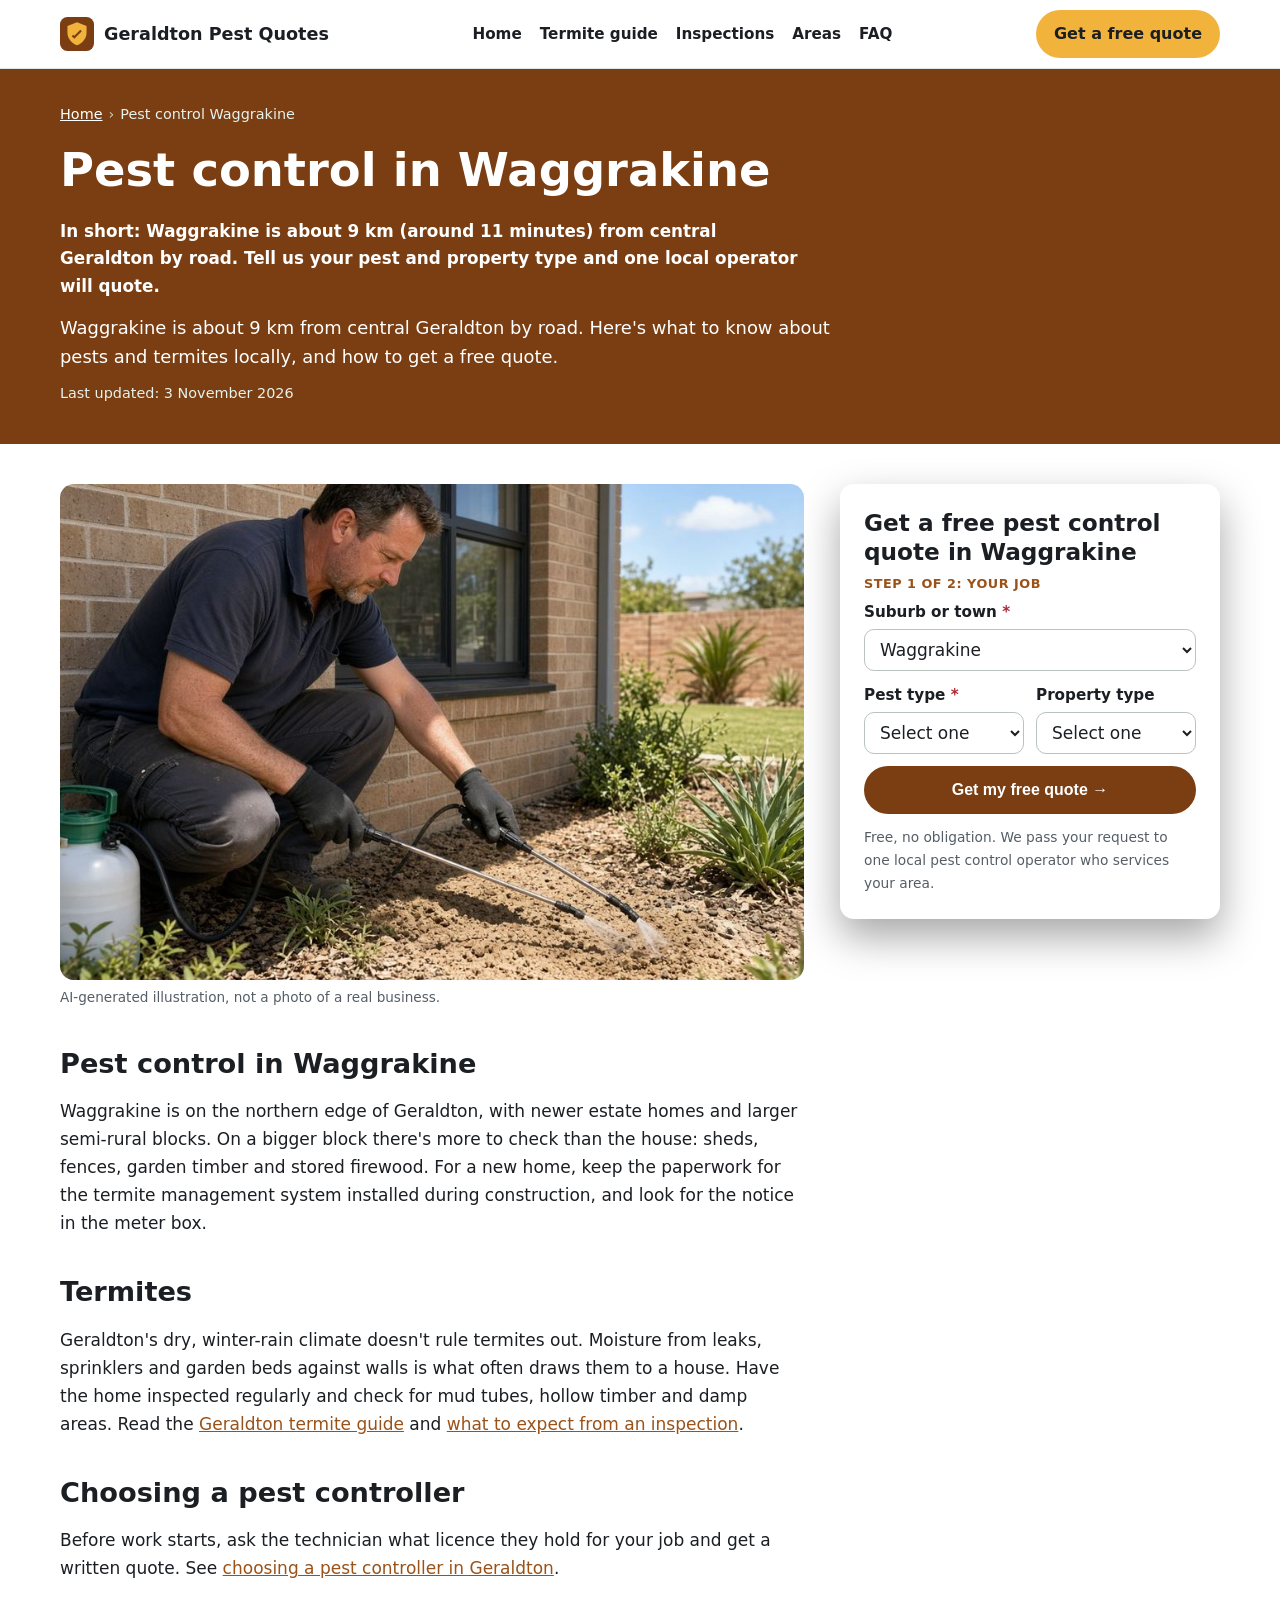
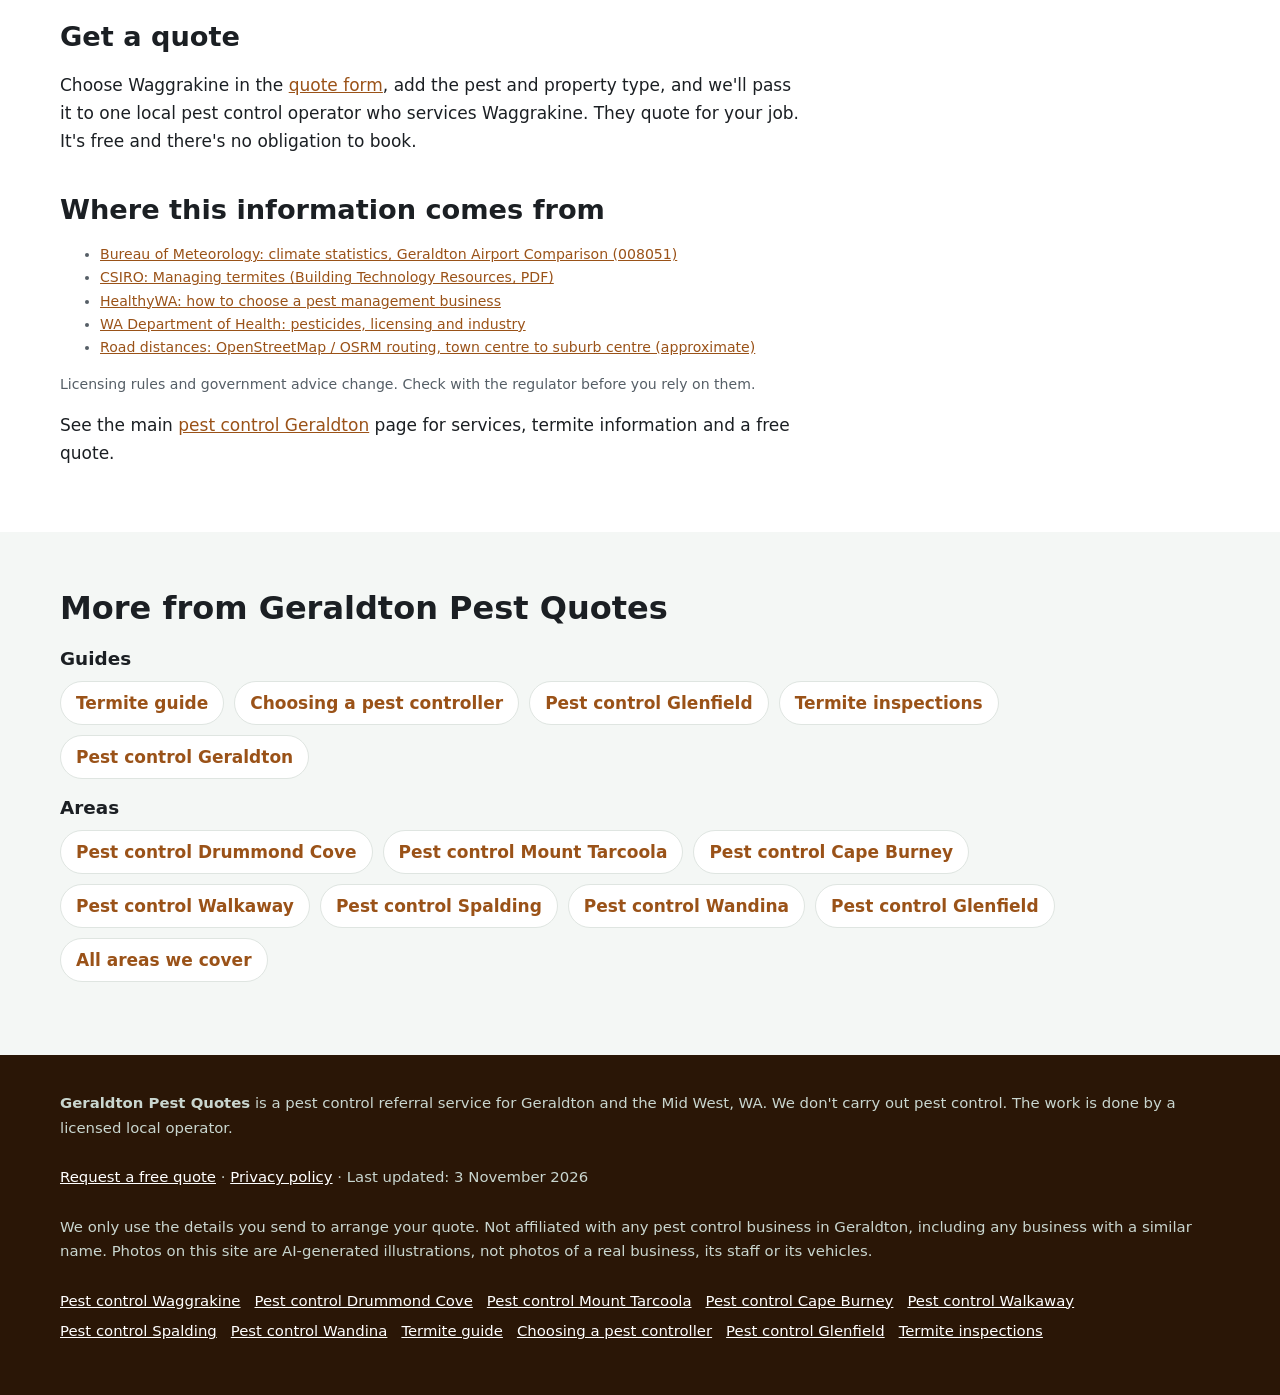
<file: pest-control-waggrakine/index.html>
<!doctype html>
<html lang="en-AU">
<head>
<meta charset="utf-8">
<!-- Search Console verification meta tag goes here once the property is created -->
<meta name="viewport" content="width=device-width, initial-scale=1">
<title>Pest Control Waggrakine | Free Pest and Termite Quotes, Waggrakine WA</title>
<meta name="description" content="Pest control and termite inspection quotes in Waggrakine, about 9 km from central Geraldton. A free referral service: one local operator quotes for your job.">
<link rel="canonical" href="https://geraldtonpestcontrol.com/pest-control-waggrakine/">
<link rel="icon" href="/favicon.svg" type="image/svg+xml">
<meta name="theme-color" content="#7a3e12">
<meta property="og:type" content="article">
<meta property="og:locale" content="en_AU">
<meta property="og:site_name" content="Geraldton Pest Quotes">
<meta property="og:title" content="Pest Control Waggrakine | Free Pest and Termite Quotes, Waggrakine WA">
<meta property="og:description" content="Pest control and termite inspection quotes in Waggrakine, about 9 km from central Geraldton. A free referral service: one local operator quotes for your job.">
<meta property="og:url" content="https://geraldtonpestcontrol.com/pest-control-waggrakine/">
<meta property="og:image" content="https://geraldtonpestcontrol.com/img/hero.jpg">
<meta name="twitter:card" content="summary_large_image">
<script>document.documentElement.classList.add('js')</script>
<link rel="stylesheet" href="/styles.css">

<!-- Google tag (gtag.js) -->
<script async src="https://www.googletagmanager.com/gtag/js?id=G-YT1L1YKTNT"></script>
<script>
  window.dataLayer = window.dataLayer || [];
  function gtag(){dataLayer.push(arguments);}
  gtag('js', new Date());
  gtag('config', 'G-YT1L1YKTNT');
</script>

<script type="application/ld+json">
{
 "@context": "https://schema.org",
 "@type": "WebPage",
 "@id": "https://geraldtonpestcontrol.com/pest-control-waggrakine/#webpage",
 "url": "https://geraldtonpestcontrol.com/pest-control-waggrakine/",
 "name": "Pest Control Waggrakine | Free Pest and Termite Quotes, Waggrakine WA",
 "description": "Pest control and termite inspection quotes in Waggrakine, about 9 km from central Geraldton. A free referral service: one local operator quotes for your job.",
 "inLanguage": "en-AU",
 "dateModified": "2026-11-03",
 "isPartOf": {
  "@id": "https://geraldtonpestcontrol.com/#website"
 }
}
</script>
<script type="application/ld+json">
{
 "@context": "https://schema.org",
 "@type": "BreadcrumbList",
 "itemListElement": [
  {
   "@type": "ListItem",
   "position": 1,
   "name": "Home",
   "item": "https://geraldtonpestcontrol.com/"
  },
  {
   "@type": "ListItem",
   "position": 2,
   "name": "Pest control Waggrakine",
   "item": "https://geraldtonpestcontrol.com/pest-control-waggrakine/"
  }
 ]
}
</script>
<script type="application/ld+json">
{
 "@context": "https://schema.org",
 "@type": "Service",
 "@id": "https://geraldtonpestcontrol.com/pest-control-waggrakine/#service",
 "name": "Pest control quotes in Waggrakine",
 "serviceType": "Pest control",
 "description": "Pest control and termite inspection quotes in Waggrakine, about 9 km from central Geraldton. A free referral service: one local operator quotes for your job.",
 "url": "https://geraldtonpestcontrol.com/pest-control-waggrakine/",
 "provider": {
  "@id": "https://geraldtonpestcontrol.com/#business"
 },
 "areaServed": [
  {
   "@type": "Place",
   "name": "Waggrakine, WA"
  }
 ]
}
</script>
</head>
<body>
<a class="skip-link" href="#main">Skip to content</a>

<header class="site-header">
  <div class="wrap">
    <a class="brand" href="/" aria-label="Geraldton Pest Quotes home">
      <svg viewBox="0 0 64 64" aria-hidden="true"><rect width="64" height="64" rx="14" fill="#7a3e12"/><path d="M32 10 14 17v12c0 11 7.6 20.5 18 24 10.4-3.5 18-13 18-24V17z" fill="#f2b33d"/><path d="M27 41l-5-5 2.8-2.8L27 35.4l11.2-11.2L41 27z" fill="#7a3e12"/></svg>
      Geraldton Pest Quotes
    </a>
    <nav class="nav" aria-label="Main">
      <a href="/">Home</a>
      <a href="/termites-geraldton/">Termite guide</a>
      <a href="/termite-inspection/">Inspections</a>
      <a href="/#areas">Areas</a>
      <a href="/#faq">FAQ</a>
    </nav>
    <a class="btn btn-call header-call" href="#quote">Get a free quote</a>
  </div>
</header>

<main id="main">
<section class="page-hero" aria-labelledby="h1">
  <div class="wrap">
    <nav class="crumbs" aria-label="Breadcrumb"><ol><li><a href="https://geraldtonpestcontrol.com/">Home</a></li><li aria-current="page">Pest control Waggrakine</li></ol></nav>
    <h1 id="h1">Pest control in Waggrakine</h1>
    <p class="summary">In short: Waggrakine is about 9 km (around 11 minutes) from central Geraldton by road. Tell us your pest and property type and one local operator will quote.</p>
    <p class="lead">Waggrakine is about 9 km from central Geraldton by road. Here's what to know about pests and termites locally, and how to get a free quote.</p>
    <p class="updated">Last updated: 3 November 2026</p>
  </div>
</section>
<div class="wrap page-grid">
  <article class="page-body">
<figure><img src="/img/card-general.jpg" width="900" height="600" style="aspect-ratio:3/2;object-fit:cover" alt="Illustration of a technician treating a garden bed beside a brick home" decoding="async"><figcaption>AI-generated illustration, not a photo of a real business.</figcaption></figure>
<h2>Pest control in Waggrakine</h2>
<p>Waggrakine is on the northern edge of Geraldton, with newer estate homes and larger semi-rural blocks. On a bigger block there's more to check than the house: sheds, fences, garden timber and stored firewood. For a new home, keep the paperwork for the termite management system installed during construction, and look for the notice in the meter box.</p>
<h2>Termites</h2>
<p>Geraldton's dry, winter-rain climate doesn't rule termites out. Moisture from leaks, sprinklers and garden beds against walls is what often draws them to a house. Have the home inspected regularly and check for mud tubes, hollow timber and damp areas. Read the <a href="/termites-geraldton/">Geraldton termite guide</a> and <a href="/termite-inspection/">what to expect from an inspection</a>.</p>
<h2>Choosing a pest controller</h2>
<p>Before work starts, ask the technician what licence they hold for your job and get a written quote. See <a href="/pest-control-licence-wa/">choosing a pest controller in Geraldton</a>.</p>
<h2>Get a quote</h2>
<p>Choose Waggrakine in the <a href="#quote">quote form</a>, add the pest and property type, and we'll pass it to one local pest control operator who services Waggrakine. They quote for your job. It's free and there's no obligation to book.</p>
<h2>Where this information comes from</h2>
<ul class="sources"><li><a href="http://www.bom.gov.au/climate/averages/tables/cw_008051.shtml" rel="noopener">Bureau of Meteorology: climate statistics, Geraldton Airport Comparison (008051)</a></li><li><a href="https://research.csiro.au/infratech/wp-content/uploads/sites/38/2024/12/3013%5FManagingTermites%5FWCAG.pdf" rel="noopener">CSIRO: Managing termites (Building Technology Resources, PDF)</a></li><li><a href="https://www.healthywa.health.wa.gov.au/Articles/F_I/How-to-choose-a-pest-management-business" rel="noopener">HealthyWA: how to choose a pest management business</a></li><li><a href="https://www.health.wa.gov.au/Health-for/Licensing-and-industry/Pesticides" rel="noopener">WA Department of Health: pesticides, licensing and industry</a></li><li><a href="https://www.openstreetmap.org/" rel="noopener">Road distances: OpenStreetMap / OSRM routing, town centre to suburb centre (approximate)</a></li></ul>
<p class="sources">Licensing rules and government advice change. Check with the regulator before you rely on them.</p>

<p class="home-link">See the main <a href="/">pest control Geraldton</a> page for services, termite information and a free quote.</p>
  </article>
  <aside class="page-aside">
    <div class="hero-form-card" id="quote">
      <h2 id="quote-h">Get a free pest control quote in Waggrakine</h2>
      <form class="quote-form two-step" id="quote-form" action="https://formsubmit.co/quotes@geraldtonpestcontrol.com" method="post" novalidate>
        <input type="hidden" name="_subject" value="New quote request – geraldtonpestcontrol.com">
        <input type="hidden" name="_captcha" value="true">
        <input type="hidden" name="_template" value="table">
        <input type="hidden" name="_next" value="https://geraldtonpestcontrol.com/thanks.html?lead=1">
        <input type="hidden" name="_autoresponse" value="Thanks for your pest control request. We&#x27;ve received it and are passing it to a local pest control operator, who&#x27;ll be in touch shortly with availability and a price.">
        <input type="text" name="_honey" style="display:none" tabindex="-1" autocomplete="off" aria-hidden="true">
        <input type="hidden" name="source" value="geraldtonpestcontrol.com">
        <input type="hidden" name="page" value="/pest-control-waggrakine/">
        <fieldset class="step step-1">
          <legend class="step-label">Step 1 of 2: your job</legend>
          <div class="full"><label for="suburb">Suburb or town <span class="req" aria-hidden="true">*</span></label>
            <select id="suburb" name="suburb" required><option value="">Choose your suburb</option><option>Geraldton</option><option>Beresford</option><option>Bluff Point</option><option>Spalding</option><option>Sunset Beach</option><option>Tarcoola Beach</option><option>Mount Tarcoola</option><option>Wonthella</option><option>Rangeway</option><option>Utakarra</option><option>Karloo</option><option>Strathalbyn</option><option>Wandina</option><option>Woorree</option><option selected>Waggrakine</option><option>Drummond Cove</option><option>Glenfield</option><option>Cape Burney</option><option>Narngulu</option><option>Moonyoonooka</option><option>Walkaway</option><option value="Other">Other (tell us below)</option></select></div>
          <div class="full other-wrap"><label for="suburb_other">Other suburb or town</label><input id="suburb_other" name="suburb_other" type="text" autocomplete="address-level2"></div>
          <div><label for="pest">Pest type <span class="req" aria-hidden="true">*</span></label>
            <select id="pest" name="pest_type" required><option value="">Select one</option><option>Termites: inspection</option><option>Termites: treatment or barrier</option><option>Pre-purchase timber pest inspection</option><option>General pest treatment</option><option>Cockroaches</option><option>Spiders</option><option>Rats or mice</option><option>Ants</option><option>Possum in the roof (licensed handler only)</option><option>Other or not sure</option></select></div>
          <div><label for="property">Property type</label>
            <select id="property" name="property_type"><option value="Not stated">Select one</option><option>House</option><option>Unit or townhouse</option><option>Rental (tenant or landlord)</option><option>Home I'm buying</option><option>Business or commercial</option><option>Farm or rural property</option></select></div>
          <div class="full js-only"><button class="btn btn-primary btn-block" type="button" id="to-step-2">Get my free quote →</button></div>
          <p class="microcopy full">Free, no obligation. We pass your request to one local pest control operator who services your area.</p>
          <p class="form-error full" id="step1-error" role="alert" hidden>Please choose your suburb and pest type.</p>
        </fieldset>
        <fieldset class="step step-2" id="step-2">
          <legend class="step-label">Step 2 of 2: your details</legend>
          <div><label for="name">Name <span class="req" aria-hidden="true">*</span></label><input id="name" name="name" type="text" autocomplete="name" required></div>
          <div><label for="phone">Phone <span class="req" aria-hidden="true">*</span></label><input id="phone" name="phone" type="tel" autocomplete="tel" inputmode="tel" required></div>
          <div><label for="email">Email</label><input id="email" name="email" type="email" autocomplete="email"></div>
          <div><label for="date">Preferred date</label><input id="date" name="preferred_date" type="date"></div>
          <div class="full"><label for="message">Anything else?</label><textarea id="message" name="message" rows="2" placeholder="e.g. mud tubes on the patio post, slab home, 1990s brick, want an inspection"></textarea></div>
          <p class="consent full">By sending this form you agree we can share your details with one local pest control operator so they can quote for your job. See our <a href="/privacy.html">privacy policy</a>.</p>
          <div class="full step2-actions"><button class="btn btn-primary" type="submit">Send my quote request</button><button class="btn-link js-only" type="button" id="back-1">← Back</button></div>
        </fieldset>
      </form>
    </div>
  </aside>
</div>
<section class="alt" aria-labelledby="more-h">
  <div class="wrap">
    <h2 id="more-h">More from Geraldton Pest Quotes</h2>
    <h3>Guides</h3>
    <ul class="link-list"><li><a href="/termites-geraldton/">Termite guide</a></li><li><a href="/pest-control-licence-wa/">Choosing a pest controller</a></li><li><a href="/pest-control-glenfield/">Pest control Glenfield</a></li><li><a href="/termite-inspection/">Termite inspections</a></li><li><a href="/">Pest control Geraldton</a></li></ul>
    <h3>Areas</h3>
    <ul class="link-list"><li><a href="/pest-control-drummond-cove/">Pest control Drummond Cove</a></li><li><a href="/pest-control-mount-tarcoola/">Pest control Mount Tarcoola</a></li><li><a href="/pest-control-cape-burney/">Pest control Cape Burney</a></li><li><a href="/pest-control-walkaway/">Pest control Walkaway</a></li><li><a href="/pest-control-spalding/">Pest control Spalding</a></li><li><a href="/pest-control-wandina/">Pest control Wandina</a></li><li><a href="/pest-control-glenfield/">Pest control Glenfield</a></li><li><a href="/#areas">All areas we cover</a></li></ul>
  </div>
</section>
</main>

<footer class="site-footer">
  <div class="wrap">
    <p><strong>Geraldton Pest Quotes</strong> is a pest control referral service for Geraldton and the Mid West, WA. We don't carry out pest control. The work is done by a licensed local operator.</p>
    <p><a href="#quote">Request a free quote</a> · <a href="/privacy.html">Privacy policy</a> · Last updated: 3 November 2026</p>
    <p>We only use the details you send to arrange your quote. Not affiliated with any pest control business in Geraldton, including any business with a similar name. Photos on this site are AI-generated illustrations, not photos of a real business, its staff or its vehicles.</p>
    <p class="footer-links"><a href="/pest-control-waggrakine/">Pest control Waggrakine</a> <a href="/pest-control-drummond-cove/">Pest control Drummond Cove</a> <a href="/pest-control-mount-tarcoola/">Pest control Mount Tarcoola</a> <a href="/pest-control-cape-burney/">Pest control Cape Burney</a> <a href="/pest-control-walkaway/">Pest control Walkaway</a> <a href="/pest-control-spalding/">Pest control Spalding</a> <a href="/pest-control-wandina/">Pest control Wandina</a> <a href="/termites-geraldton/">Termite guide</a> <a href="/pest-control-licence-wa/">Choosing a pest controller</a> <a href="/pest-control-glenfield/">Pest control Glenfield</a> <a href="/termite-inspection/">Termite inspections</a></p>
  </div>
</footer>

<div class="mobile-call" aria-label="Quick contact">
  <a class="btn btn-call" href="#quote">Get a free quote</a>
</div>
<script src="/form.js" defer></script>
</body>
</html>
</file>
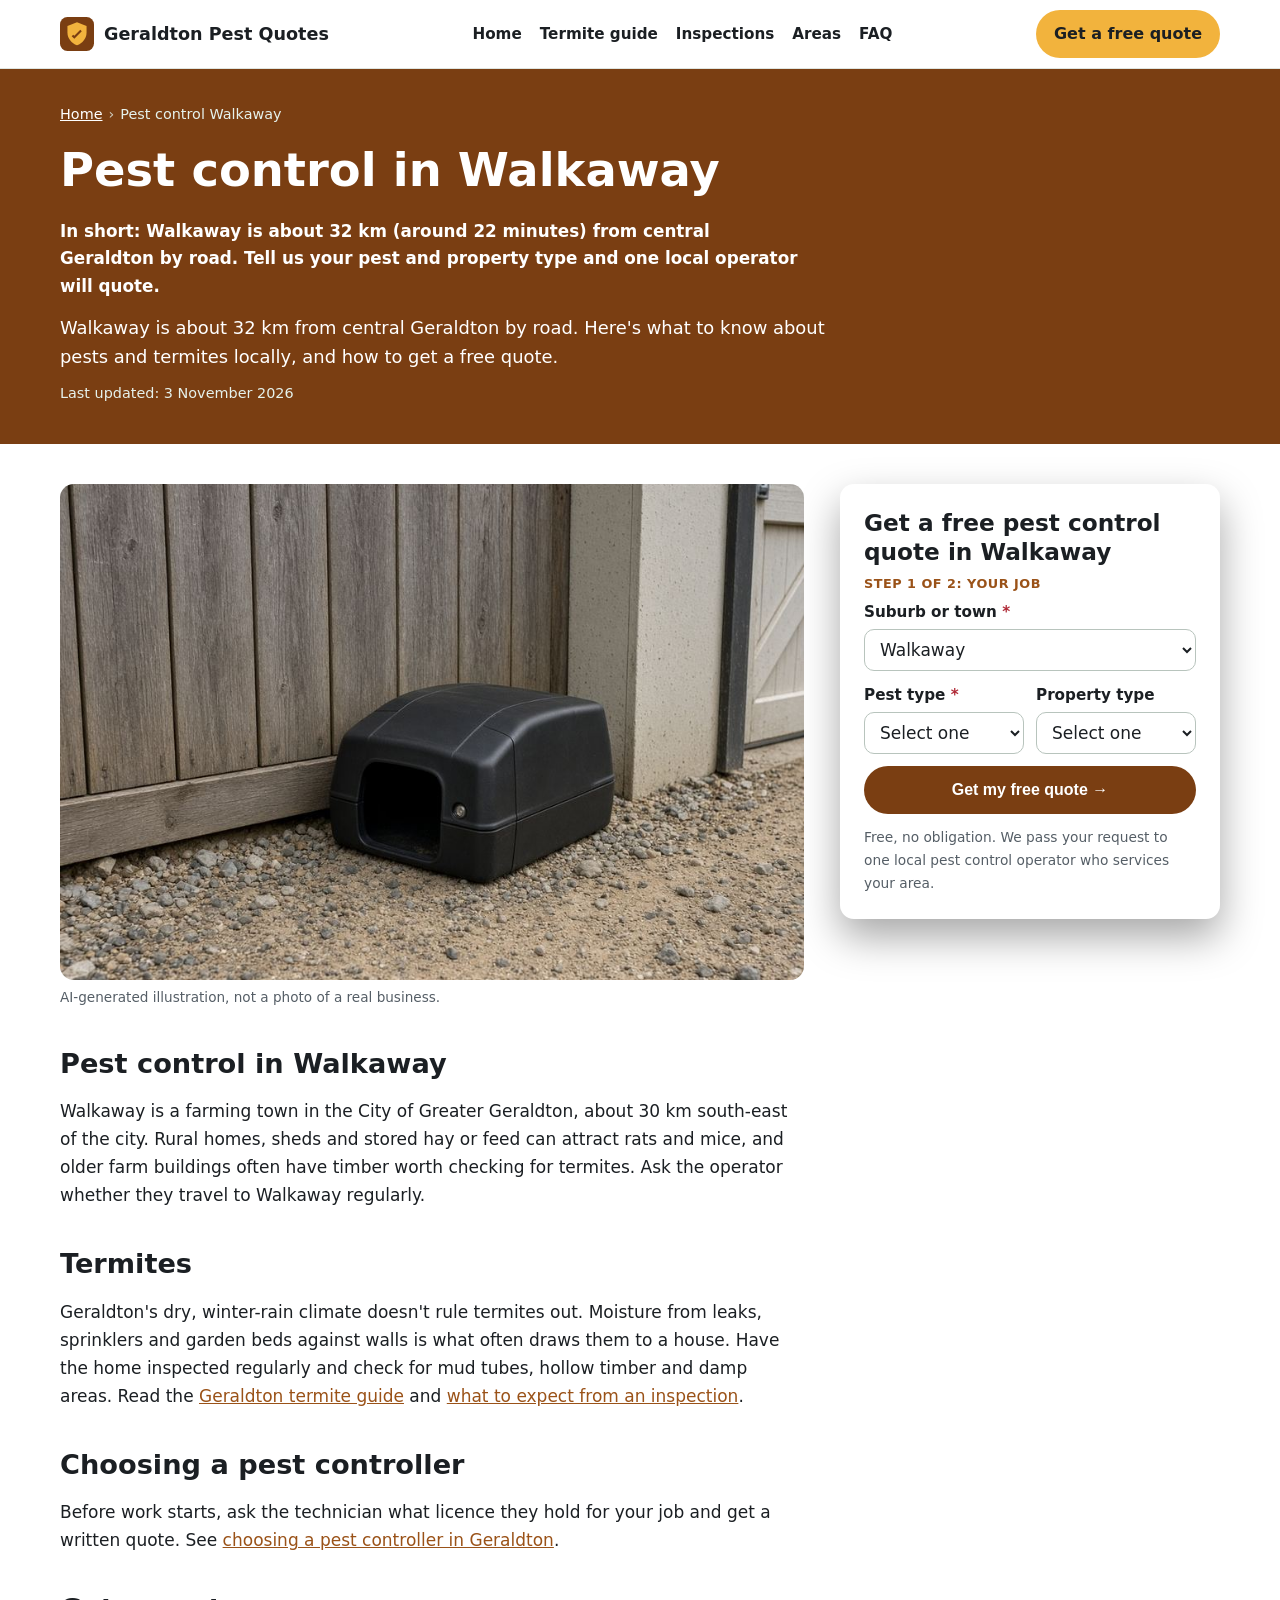
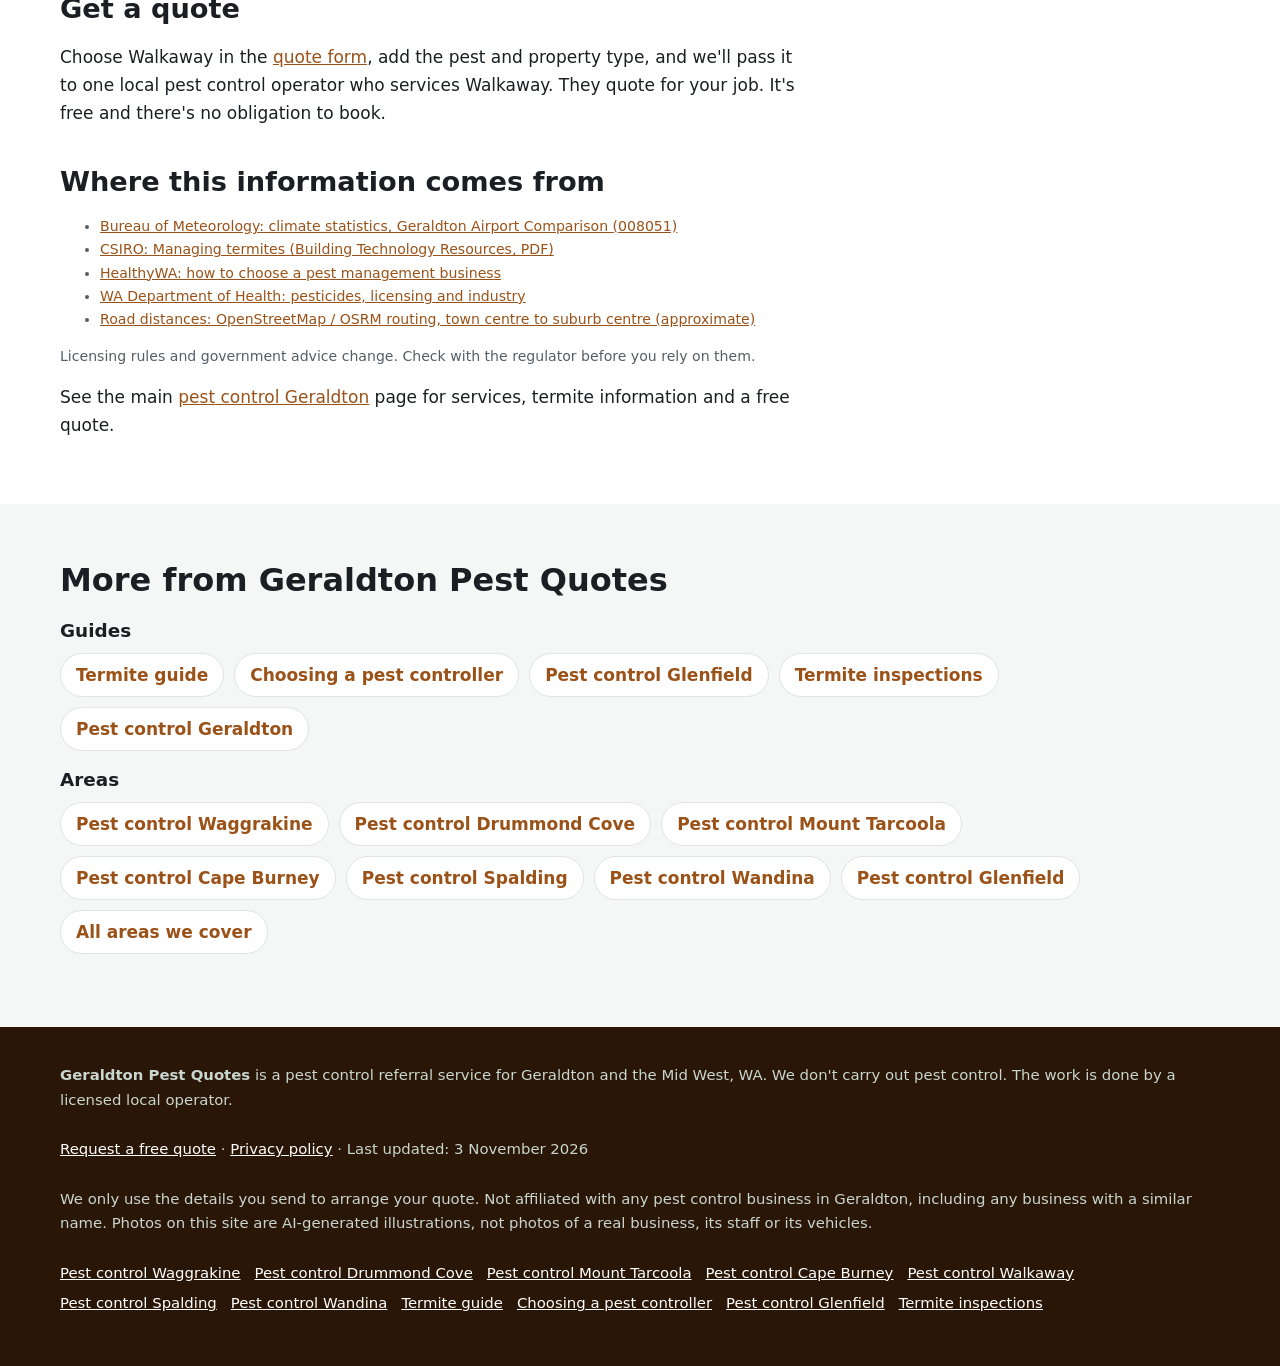
<file: pest-control-walkaway/index.html>
<!doctype html>
<html lang="en-AU">
<head>
<meta charset="utf-8">
<!-- Search Console verification meta tag goes here once the property is created -->
<meta name="viewport" content="width=device-width, initial-scale=1">
<title>Pest Control Walkaway | Free Pest and Termite Quotes, Walkaway WA</title>
<meta name="description" content="Pest control and termite inspection quotes in Walkaway, about 32 km from central Geraldton. A free referral service: one local operator quotes for your job.">
<link rel="canonical" href="https://geraldtonpestcontrol.com/pest-control-walkaway/">
<link rel="icon" href="/favicon.svg" type="image/svg+xml">
<meta name="theme-color" content="#7a3e12">
<meta property="og:type" content="article">
<meta property="og:locale" content="en_AU">
<meta property="og:site_name" content="Geraldton Pest Quotes">
<meta property="og:title" content="Pest Control Walkaway | Free Pest and Termite Quotes, Walkaway WA">
<meta property="og:description" content="Pest control and termite inspection quotes in Walkaway, about 32 km from central Geraldton. A free referral service: one local operator quotes for your job.">
<meta property="og:url" content="https://geraldtonpestcontrol.com/pest-control-walkaway/">
<meta property="og:image" content="https://geraldtonpestcontrol.com/img/hero.jpg">
<meta name="twitter:card" content="summary_large_image">
<script>document.documentElement.classList.add('js')</script>
<link rel="stylesheet" href="/styles.css">

<!-- Google tag (gtag.js) -->
<script async src="https://www.googletagmanager.com/gtag/js?id=G-YT1L1YKTNT"></script>
<script>
  window.dataLayer = window.dataLayer || [];
  function gtag(){dataLayer.push(arguments);}
  gtag('js', new Date());
  gtag('config', 'G-YT1L1YKTNT');
</script>

<script type="application/ld+json">
{
 "@context": "https://schema.org",
 "@type": "WebPage",
 "@id": "https://geraldtonpestcontrol.com/pest-control-walkaway/#webpage",
 "url": "https://geraldtonpestcontrol.com/pest-control-walkaway/",
 "name": "Pest Control Walkaway | Free Pest and Termite Quotes, Walkaway WA",
 "description": "Pest control and termite inspection quotes in Walkaway, about 32 km from central Geraldton. A free referral service: one local operator quotes for your job.",
 "inLanguage": "en-AU",
 "dateModified": "2026-11-03",
 "isPartOf": {
  "@id": "https://geraldtonpestcontrol.com/#website"
 }
}
</script>
<script type="application/ld+json">
{
 "@context": "https://schema.org",
 "@type": "BreadcrumbList",
 "itemListElement": [
  {
   "@type": "ListItem",
   "position": 1,
   "name": "Home",
   "item": "https://geraldtonpestcontrol.com/"
  },
  {
   "@type": "ListItem",
   "position": 2,
   "name": "Pest control Walkaway",
   "item": "https://geraldtonpestcontrol.com/pest-control-walkaway/"
  }
 ]
}
</script>
<script type="application/ld+json">
{
 "@context": "https://schema.org",
 "@type": "Service",
 "@id": "https://geraldtonpestcontrol.com/pest-control-walkaway/#service",
 "name": "Pest control quotes in Walkaway",
 "serviceType": "Pest control",
 "description": "Pest control and termite inspection quotes in Walkaway, about 32 km from central Geraldton. A free referral service: one local operator quotes for your job.",
 "url": "https://geraldtonpestcontrol.com/pest-control-walkaway/",
 "provider": {
  "@id": "https://geraldtonpestcontrol.com/#business"
 },
 "areaServed": [
  {
   "@type": "Place",
   "name": "Walkaway, WA"
  }
 ]
}
</script>
</head>
<body>
<a class="skip-link" href="#main">Skip to content</a>

<header class="site-header">
  <div class="wrap">
    <a class="brand" href="/" aria-label="Geraldton Pest Quotes home">
      <svg viewBox="0 0 64 64" aria-hidden="true"><rect width="64" height="64" rx="14" fill="#7a3e12"/><path d="M32 10 14 17v12c0 11 7.6 20.5 18 24 10.4-3.5 18-13 18-24V17z" fill="#f2b33d"/><path d="M27 41l-5-5 2.8-2.8L27 35.4l11.2-11.2L41 27z" fill="#7a3e12"/></svg>
      Geraldton Pest Quotes
    </a>
    <nav class="nav" aria-label="Main">
      <a href="/">Home</a>
      <a href="/termites-geraldton/">Termite guide</a>
      <a href="/termite-inspection/">Inspections</a>
      <a href="/#areas">Areas</a>
      <a href="/#faq">FAQ</a>
    </nav>
    <a class="btn btn-call header-call" href="#quote">Get a free quote</a>
  </div>
</header>

<main id="main">
<section class="page-hero" aria-labelledby="h1">
  <div class="wrap">
    <nav class="crumbs" aria-label="Breadcrumb"><ol><li><a href="https://geraldtonpestcontrol.com/">Home</a></li><li aria-current="page">Pest control Walkaway</li></ol></nav>
    <h1 id="h1">Pest control in Walkaway</h1>
    <p class="summary">In short: Walkaway is about 32 km (around 22 minutes) from central Geraldton by road. Tell us your pest and property type and one local operator will quote.</p>
    <p class="lead">Walkaway is about 32 km from central Geraldton by road. Here's what to know about pests and termites locally, and how to get a free quote.</p>
    <p class="updated">Last updated: 3 November 2026</p>
  </div>
</section>
<div class="wrap page-grid">
  <article class="page-body">
<figure><img src="/img/card-rodent.jpg" width="900" height="600" style="aspect-ratio:3/2;object-fit:cover" alt="Illustration of a lockable rodent bait station" decoding="async"><figcaption>AI-generated illustration, not a photo of a real business.</figcaption></figure>
<h2>Pest control in Walkaway</h2>
<p>Walkaway is a farming town in the City of Greater Geraldton, about 30 km south-east of the city. Rural homes, sheds and stored hay or feed can attract rats and mice, and older farm buildings often have timber worth checking for termites. Ask the operator whether they travel to Walkaway regularly.</p>
<h2>Termites</h2>
<p>Geraldton's dry, winter-rain climate doesn't rule termites out. Moisture from leaks, sprinklers and garden beds against walls is what often draws them to a house. Have the home inspected regularly and check for mud tubes, hollow timber and damp areas. Read the <a href="/termites-geraldton/">Geraldton termite guide</a> and <a href="/termite-inspection/">what to expect from an inspection</a>.</p>
<h2>Choosing a pest controller</h2>
<p>Before work starts, ask the technician what licence they hold for your job and get a written quote. See <a href="/pest-control-licence-wa/">choosing a pest controller in Geraldton</a>.</p>
<h2>Get a quote</h2>
<p>Choose Walkaway in the <a href="#quote">quote form</a>, add the pest and property type, and we'll pass it to one local pest control operator who services Walkaway. They quote for your job. It's free and there's no obligation to book.</p>
<h2>Where this information comes from</h2>
<ul class="sources"><li><a href="http://www.bom.gov.au/climate/averages/tables/cw_008051.shtml" rel="noopener">Bureau of Meteorology: climate statistics, Geraldton Airport Comparison (008051)</a></li><li><a href="https://research.csiro.au/infratech/wp-content/uploads/sites/38/2024/12/3013%5FManagingTermites%5FWCAG.pdf" rel="noopener">CSIRO: Managing termites (Building Technology Resources, PDF)</a></li><li><a href="https://www.healthywa.health.wa.gov.au/Articles/F_I/How-to-choose-a-pest-management-business" rel="noopener">HealthyWA: how to choose a pest management business</a></li><li><a href="https://www.health.wa.gov.au/Health-for/Licensing-and-industry/Pesticides" rel="noopener">WA Department of Health: pesticides, licensing and industry</a></li><li><a href="https://www.openstreetmap.org/" rel="noopener">Road distances: OpenStreetMap / OSRM routing, town centre to suburb centre (approximate)</a></li></ul>
<p class="sources">Licensing rules and government advice change. Check with the regulator before you rely on them.</p>

<p class="home-link">See the main <a href="/">pest control Geraldton</a> page for services, termite information and a free quote.</p>
  </article>
  <aside class="page-aside">
    <div class="hero-form-card" id="quote">
      <h2 id="quote-h">Get a free pest control quote in Walkaway</h2>
      <form class="quote-form two-step" id="quote-form" action="https://formsubmit.co/quotes@geraldtonpestcontrol.com" method="post" novalidate>
        <input type="hidden" name="_subject" value="New quote request – geraldtonpestcontrol.com">
        <input type="hidden" name="_captcha" value="true">
        <input type="hidden" name="_template" value="table">
        <input type="hidden" name="_next" value="https://geraldtonpestcontrol.com/thanks.html?lead=1">
        <input type="hidden" name="_autoresponse" value="Thanks for your pest control request. We&#x27;ve received it and are passing it to a local pest control operator, who&#x27;ll be in touch shortly with availability and a price.">
        <input type="text" name="_honey" style="display:none" tabindex="-1" autocomplete="off" aria-hidden="true">
        <input type="hidden" name="source" value="geraldtonpestcontrol.com">
        <input type="hidden" name="page" value="/pest-control-walkaway/">
        <fieldset class="step step-1">
          <legend class="step-label">Step 1 of 2: your job</legend>
          <div class="full"><label for="suburb">Suburb or town <span class="req" aria-hidden="true">*</span></label>
            <select id="suburb" name="suburb" required><option value="">Choose your suburb</option><option>Geraldton</option><option>Beresford</option><option>Bluff Point</option><option>Spalding</option><option>Sunset Beach</option><option>Tarcoola Beach</option><option>Mount Tarcoola</option><option>Wonthella</option><option>Rangeway</option><option>Utakarra</option><option>Karloo</option><option>Strathalbyn</option><option>Wandina</option><option>Woorree</option><option>Waggrakine</option><option>Drummond Cove</option><option>Glenfield</option><option>Cape Burney</option><option>Narngulu</option><option>Moonyoonooka</option><option selected>Walkaway</option><option value="Other">Other (tell us below)</option></select></div>
          <div class="full other-wrap"><label for="suburb_other">Other suburb or town</label><input id="suburb_other" name="suburb_other" type="text" autocomplete="address-level2"></div>
          <div><label for="pest">Pest type <span class="req" aria-hidden="true">*</span></label>
            <select id="pest" name="pest_type" required><option value="">Select one</option><option>Termites: inspection</option><option>Termites: treatment or barrier</option><option>Pre-purchase timber pest inspection</option><option>General pest treatment</option><option>Cockroaches</option><option>Spiders</option><option>Rats or mice</option><option>Ants</option><option>Possum in the roof (licensed handler only)</option><option>Other or not sure</option></select></div>
          <div><label for="property">Property type</label>
            <select id="property" name="property_type"><option value="Not stated">Select one</option><option>House</option><option>Unit or townhouse</option><option>Rental (tenant or landlord)</option><option>Home I'm buying</option><option>Business or commercial</option><option>Farm or rural property</option></select></div>
          <div class="full js-only"><button class="btn btn-primary btn-block" type="button" id="to-step-2">Get my free quote →</button></div>
          <p class="microcopy full">Free, no obligation. We pass your request to one local pest control operator who services your area.</p>
          <p class="form-error full" id="step1-error" role="alert" hidden>Please choose your suburb and pest type.</p>
        </fieldset>
        <fieldset class="step step-2" id="step-2">
          <legend class="step-label">Step 2 of 2: your details</legend>
          <div><label for="name">Name <span class="req" aria-hidden="true">*</span></label><input id="name" name="name" type="text" autocomplete="name" required></div>
          <div><label for="phone">Phone <span class="req" aria-hidden="true">*</span></label><input id="phone" name="phone" type="tel" autocomplete="tel" inputmode="tel" required></div>
          <div><label for="email">Email</label><input id="email" name="email" type="email" autocomplete="email"></div>
          <div><label for="date">Preferred date</label><input id="date" name="preferred_date" type="date"></div>
          <div class="full"><label for="message">Anything else?</label><textarea id="message" name="message" rows="2" placeholder="e.g. mud tubes on the patio post, slab home, 1990s brick, want an inspection"></textarea></div>
          <p class="consent full">By sending this form you agree we can share your details with one local pest control operator so they can quote for your job. See our <a href="/privacy.html">privacy policy</a>.</p>
          <div class="full step2-actions"><button class="btn btn-primary" type="submit">Send my quote request</button><button class="btn-link js-only" type="button" id="back-1">← Back</button></div>
        </fieldset>
      </form>
    </div>
  </aside>
</div>
<section class="alt" aria-labelledby="more-h">
  <div class="wrap">
    <h2 id="more-h">More from Geraldton Pest Quotes</h2>
    <h3>Guides</h3>
    <ul class="link-list"><li><a href="/termites-geraldton/">Termite guide</a></li><li><a href="/pest-control-licence-wa/">Choosing a pest controller</a></li><li><a href="/pest-control-glenfield/">Pest control Glenfield</a></li><li><a href="/termite-inspection/">Termite inspections</a></li><li><a href="/">Pest control Geraldton</a></li></ul>
    <h3>Areas</h3>
    <ul class="link-list"><li><a href="/pest-control-waggrakine/">Pest control Waggrakine</a></li><li><a href="/pest-control-drummond-cove/">Pest control Drummond Cove</a></li><li><a href="/pest-control-mount-tarcoola/">Pest control Mount Tarcoola</a></li><li><a href="/pest-control-cape-burney/">Pest control Cape Burney</a></li><li><a href="/pest-control-spalding/">Pest control Spalding</a></li><li><a href="/pest-control-wandina/">Pest control Wandina</a></li><li><a href="/pest-control-glenfield/">Pest control Glenfield</a></li><li><a href="/#areas">All areas we cover</a></li></ul>
  </div>
</section>
</main>

<footer class="site-footer">
  <div class="wrap">
    <p><strong>Geraldton Pest Quotes</strong> is a pest control referral service for Geraldton and the Mid West, WA. We don't carry out pest control. The work is done by a licensed local operator.</p>
    <p><a href="#quote">Request a free quote</a> · <a href="/privacy.html">Privacy policy</a> · Last updated: 3 November 2026</p>
    <p>We only use the details you send to arrange your quote. Not affiliated with any pest control business in Geraldton, including any business with a similar name. Photos on this site are AI-generated illustrations, not photos of a real business, its staff or its vehicles.</p>
    <p class="footer-links"><a href="/pest-control-waggrakine/">Pest control Waggrakine</a> <a href="/pest-control-drummond-cove/">Pest control Drummond Cove</a> <a href="/pest-control-mount-tarcoola/">Pest control Mount Tarcoola</a> <a href="/pest-control-cape-burney/">Pest control Cape Burney</a> <a href="/pest-control-walkaway/">Pest control Walkaway</a> <a href="/pest-control-spalding/">Pest control Spalding</a> <a href="/pest-control-wandina/">Pest control Wandina</a> <a href="/termites-geraldton/">Termite guide</a> <a href="/pest-control-licence-wa/">Choosing a pest controller</a> <a href="/pest-control-glenfield/">Pest control Glenfield</a> <a href="/termite-inspection/">Termite inspections</a></p>
  </div>
</footer>

<div class="mobile-call" aria-label="Quick contact">
  <a class="btn btn-call" href="#quote">Get a free quote</a>
</div>
<script src="/form.js" defer></script>
</body>
</html>
</file>
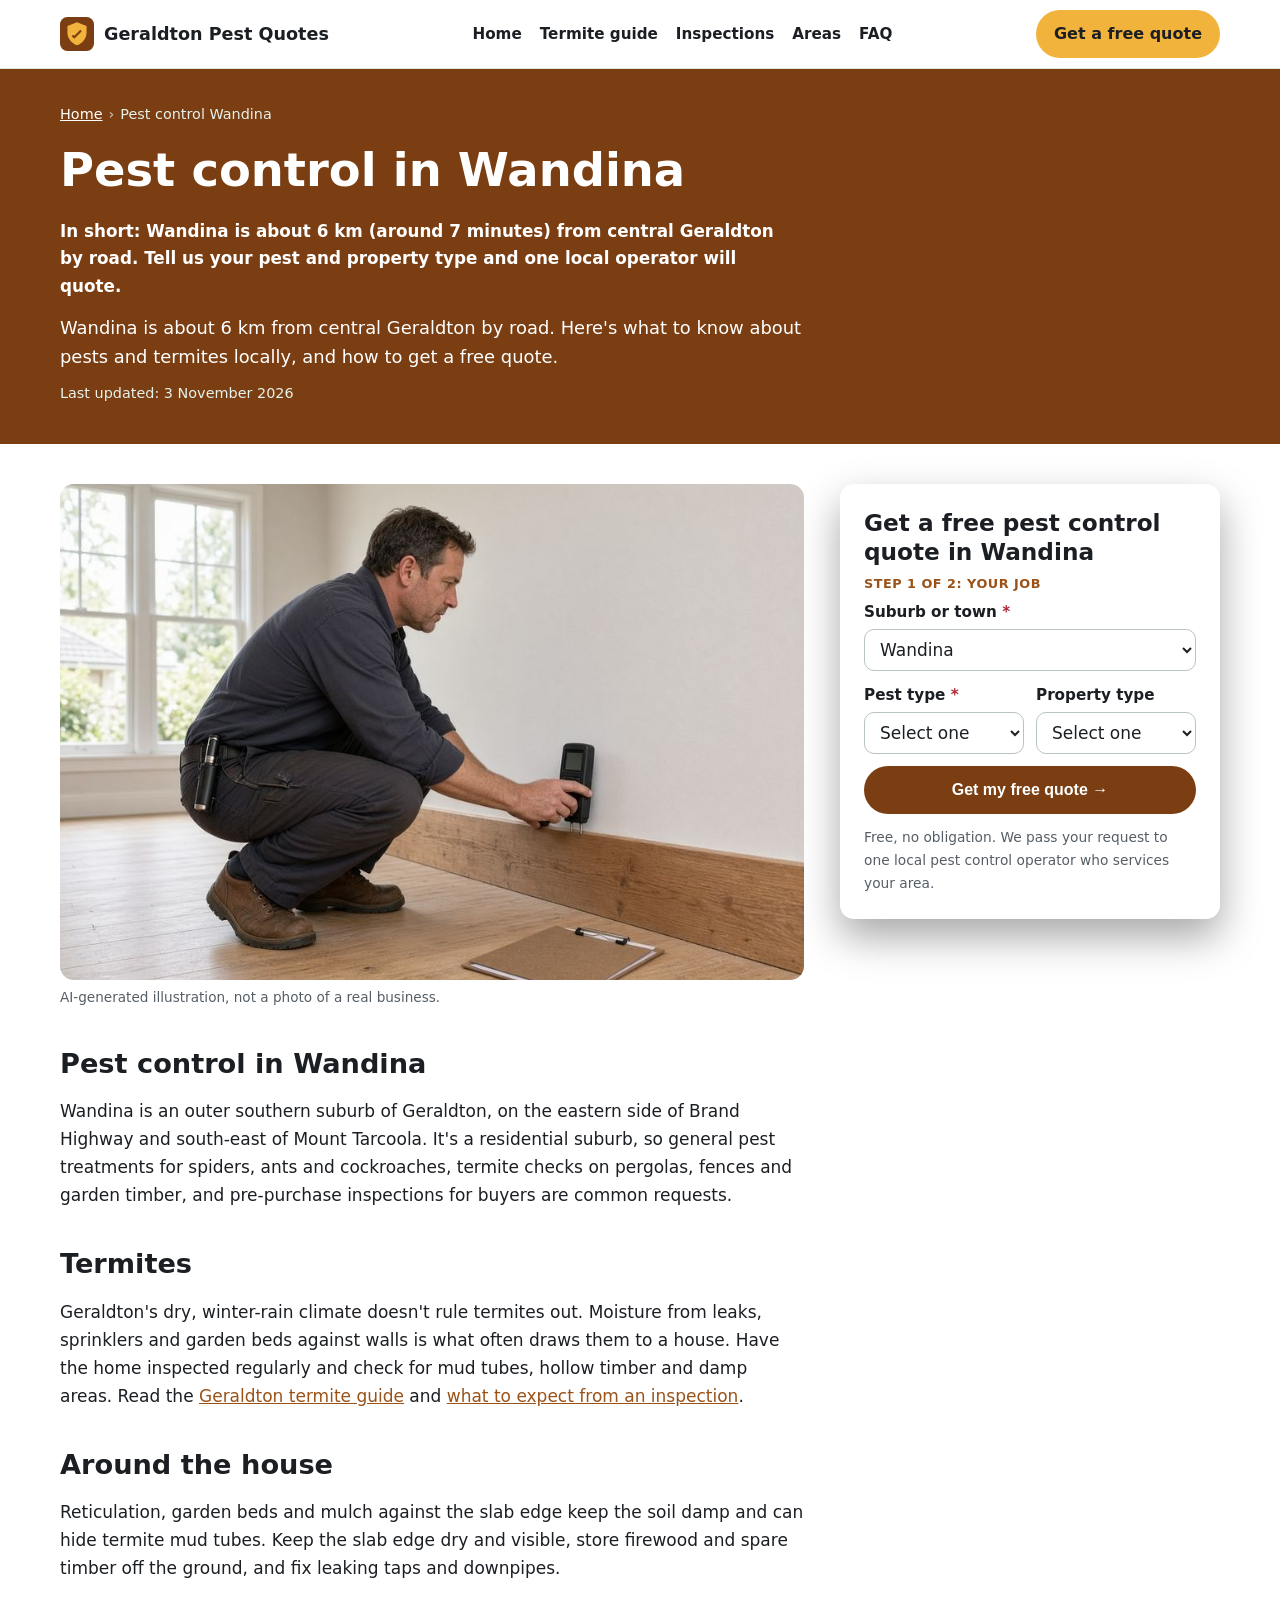
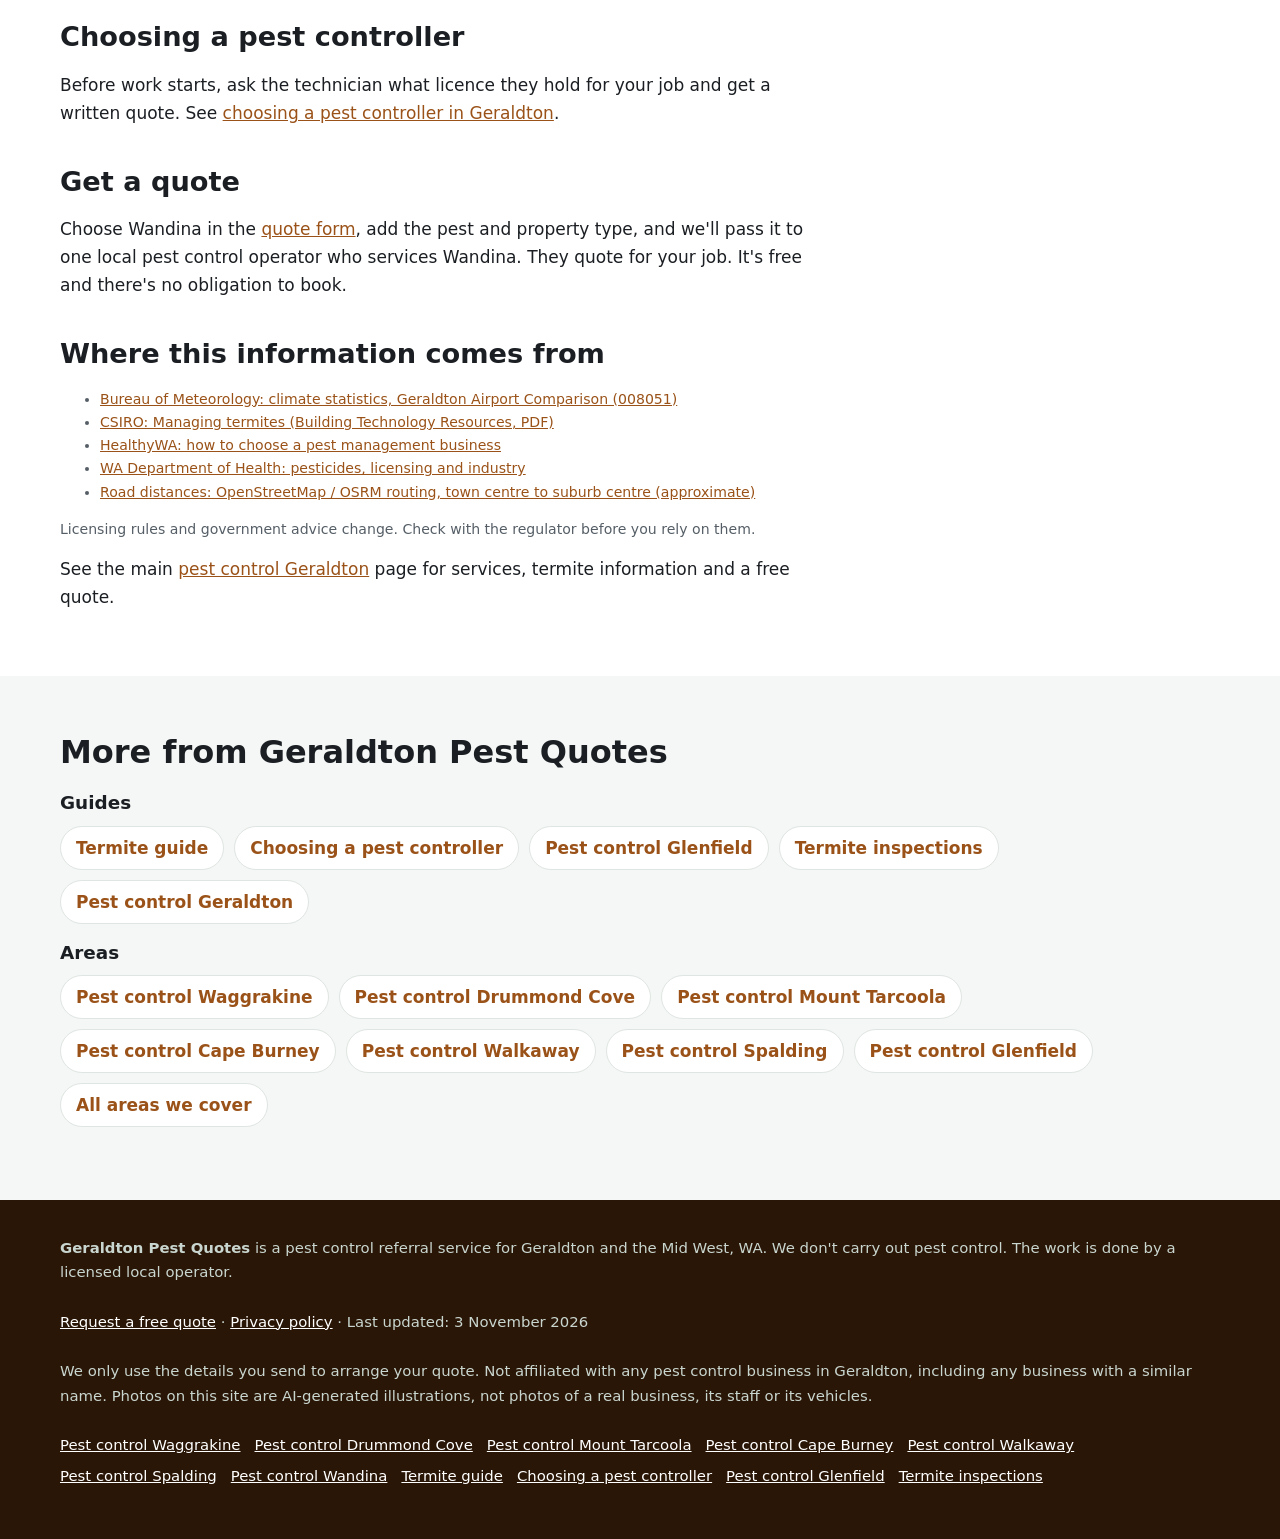
<file: pest-control-wandina/index.html>
<!doctype html>
<html lang="en-AU">
<head>
<meta charset="utf-8">
<!-- Search Console verification meta tag goes here once the property is created -->
<meta name="viewport" content="width=device-width, initial-scale=1">
<title>Pest Control Wandina | Free Pest and Termite Quotes, Wandina WA</title>
<meta name="description" content="Pest control and termite inspection quotes in Wandina, about 6 km from central Geraldton. A free referral service: one local operator quotes for your job.">
<link rel="canonical" href="https://geraldtonpestcontrol.com/pest-control-wandina/">
<link rel="icon" href="/favicon.svg" type="image/svg+xml">
<meta name="theme-color" content="#7a3e12">
<meta property="og:type" content="article">
<meta property="og:locale" content="en_AU">
<meta property="og:site_name" content="Geraldton Pest Quotes">
<meta property="og:title" content="Pest Control Wandina | Free Pest and Termite Quotes, Wandina WA">
<meta property="og:description" content="Pest control and termite inspection quotes in Wandina, about 6 km from central Geraldton. A free referral service: one local operator quotes for your job.">
<meta property="og:url" content="https://geraldtonpestcontrol.com/pest-control-wandina/">
<meta property="og:image" content="https://geraldtonpestcontrol.com/img/hero.jpg">
<meta name="twitter:card" content="summary_large_image">
<script>document.documentElement.classList.add('js')</script>
<link rel="stylesheet" href="/styles.css">

<!-- Google tag (gtag.js) -->
<script async src="https://www.googletagmanager.com/gtag/js?id=G-YT1L1YKTNT"></script>
<script>
  window.dataLayer = window.dataLayer || [];
  function gtag(){dataLayer.push(arguments);}
  gtag('js', new Date());
  gtag('config', 'G-YT1L1YKTNT');
</script>

<script type="application/ld+json">
{
 "@context": "https://schema.org",
 "@type": "WebPage",
 "@id": "https://geraldtonpestcontrol.com/pest-control-wandina/#webpage",
 "url": "https://geraldtonpestcontrol.com/pest-control-wandina/",
 "name": "Pest Control Wandina | Free Pest and Termite Quotes, Wandina WA",
 "description": "Pest control and termite inspection quotes in Wandina, about 6 km from central Geraldton. A free referral service: one local operator quotes for your job.",
 "inLanguage": "en-AU",
 "dateModified": "2026-11-03",
 "isPartOf": {
  "@id": "https://geraldtonpestcontrol.com/#website"
 }
}
</script>
<script type="application/ld+json">
{
 "@context": "https://schema.org",
 "@type": "BreadcrumbList",
 "itemListElement": [
  {
   "@type": "ListItem",
   "position": 1,
   "name": "Home",
   "item": "https://geraldtonpestcontrol.com/"
  },
  {
   "@type": "ListItem",
   "position": 2,
   "name": "Pest control Wandina",
   "item": "https://geraldtonpestcontrol.com/pest-control-wandina/"
  }
 ]
}
</script>
<script type="application/ld+json">
{
 "@context": "https://schema.org",
 "@type": "Service",
 "@id": "https://geraldtonpestcontrol.com/pest-control-wandina/#service",
 "name": "Pest control quotes in Wandina",
 "serviceType": "Pest control",
 "description": "Pest control and termite inspection quotes in Wandina, about 6 km from central Geraldton. A free referral service: one local operator quotes for your job.",
 "url": "https://geraldtonpestcontrol.com/pest-control-wandina/",
 "provider": {
  "@id": "https://geraldtonpestcontrol.com/#business"
 },
 "areaServed": [
  {
   "@type": "Place",
   "name": "Wandina, WA"
  }
 ]
}
</script>
</head>
<body>
<a class="skip-link" href="#main">Skip to content</a>

<header class="site-header">
  <div class="wrap">
    <a class="brand" href="/" aria-label="Geraldton Pest Quotes home">
      <svg viewBox="0 0 64 64" aria-hidden="true"><rect width="64" height="64" rx="14" fill="#7a3e12"/><path d="M32 10 14 17v12c0 11 7.6 20.5 18 24 10.4-3.5 18-13 18-24V17z" fill="#f2b33d"/><path d="M27 41l-5-5 2.8-2.8L27 35.4l11.2-11.2L41 27z" fill="#7a3e12"/></svg>
      Geraldton Pest Quotes
    </a>
    <nav class="nav" aria-label="Main">
      <a href="/">Home</a>
      <a href="/termites-geraldton/">Termite guide</a>
      <a href="/termite-inspection/">Inspections</a>
      <a href="/#areas">Areas</a>
      <a href="/#faq">FAQ</a>
    </nav>
    <a class="btn btn-call header-call" href="#quote">Get a free quote</a>
  </div>
</header>

<main id="main">
<section class="page-hero" aria-labelledby="h1">
  <div class="wrap">
    <nav class="crumbs" aria-label="Breadcrumb"><ol><li><a href="https://geraldtonpestcontrol.com/">Home</a></li><li aria-current="page">Pest control Wandina</li></ol></nav>
    <h1 id="h1">Pest control in Wandina</h1>
    <p class="summary">In short: Wandina is about 6 km (around 7 minutes) from central Geraldton by road. Tell us your pest and property type and one local operator will quote.</p>
    <p class="lead">Wandina is about 6 km from central Geraldton by road. Here's what to know about pests and termites locally, and how to get a free quote.</p>
    <p class="updated">Last updated: 3 November 2026</p>
  </div>
</section>
<div class="wrap page-grid">
  <article class="page-body">
<figure><img src="/img/card-inspect.jpg" width="900" height="600" style="aspect-ratio:3/2;object-fit:cover" alt="Illustration of an inspector checking a brick wall with a thermal camera" decoding="async"><figcaption>AI-generated illustration, not a photo of a real business.</figcaption></figure>
<h2>Pest control in Wandina</h2>
<p>Wandina is an outer southern suburb of Geraldton, on the eastern side of Brand Highway and south-east of Mount Tarcoola. It's a residential suburb, so general pest treatments for spiders, ants and cockroaches, termite checks on pergolas, fences and garden timber, and pre-purchase inspections for buyers are common requests.</p>
<h2>Termites</h2>
<p>Geraldton's dry, winter-rain climate doesn't rule termites out. Moisture from leaks, sprinklers and garden beds against walls is what often draws them to a house. Have the home inspected regularly and check for mud tubes, hollow timber and damp areas. Read the <a href="/termites-geraldton/">Geraldton termite guide</a> and <a href="/termite-inspection/">what to expect from an inspection</a>.</p>
<h2>Around the house</h2>
<p>Reticulation, garden beds and mulch against the slab edge keep the soil damp and can hide termite mud tubes. Keep the slab edge dry and visible, store firewood and spare timber off the ground, and fix leaking taps and downpipes.</p>
<h2>Choosing a pest controller</h2>
<p>Before work starts, ask the technician what licence they hold for your job and get a written quote. See <a href="/pest-control-licence-wa/">choosing a pest controller in Geraldton</a>.</p>
<h2>Get a quote</h2>
<p>Choose Wandina in the <a href="#quote">quote form</a>, add the pest and property type, and we'll pass it to one local pest control operator who services Wandina. They quote for your job. It's free and there's no obligation to book.</p>
<h2>Where this information comes from</h2>
<ul class="sources"><li><a href="http://www.bom.gov.au/climate/averages/tables/cw_008051.shtml" rel="noopener">Bureau of Meteorology: climate statistics, Geraldton Airport Comparison (008051)</a></li><li><a href="https://research.csiro.au/infratech/wp-content/uploads/sites/38/2024/12/3013%5FManagingTermites%5FWCAG.pdf" rel="noopener">CSIRO: Managing termites (Building Technology Resources, PDF)</a></li><li><a href="https://www.healthywa.health.wa.gov.au/Articles/F_I/How-to-choose-a-pest-management-business" rel="noopener">HealthyWA: how to choose a pest management business</a></li><li><a href="https://www.health.wa.gov.au/Health-for/Licensing-and-industry/Pesticides" rel="noopener">WA Department of Health: pesticides, licensing and industry</a></li><li><a href="https://www.openstreetmap.org/" rel="noopener">Road distances: OpenStreetMap / OSRM routing, town centre to suburb centre (approximate)</a></li></ul>
<p class="sources">Licensing rules and government advice change. Check with the regulator before you rely on them.</p>

<p class="home-link">See the main <a href="/">pest control Geraldton</a> page for services, termite information and a free quote.</p>
  </article>
  <aside class="page-aside">
    <div class="hero-form-card" id="quote">
      <h2 id="quote-h">Get a free pest control quote in Wandina</h2>
      <form class="quote-form two-step" id="quote-form" action="https://formsubmit.co/quotes@geraldtonpestcontrol.com" method="post" novalidate>
        <input type="hidden" name="_subject" value="New quote request – geraldtonpestcontrol.com">
        <input type="hidden" name="_captcha" value="true">
        <input type="hidden" name="_template" value="table">
        <input type="hidden" name="_next" value="https://geraldtonpestcontrol.com/thanks.html?lead=1">
        <input type="hidden" name="_autoresponse" value="Thanks for your pest control request. We&#x27;ve received it and are passing it to a local pest control operator, who&#x27;ll be in touch shortly with availability and a price.">
        <input type="text" name="_honey" style="display:none" tabindex="-1" autocomplete="off" aria-hidden="true">
        <input type="hidden" name="source" value="geraldtonpestcontrol.com">
        <input type="hidden" name="page" value="/pest-control-wandina/">
        <fieldset class="step step-1">
          <legend class="step-label">Step 1 of 2: your job</legend>
          <div class="full"><label for="suburb">Suburb or town <span class="req" aria-hidden="true">*</span></label>
            <select id="suburb" name="suburb" required><option value="">Choose your suburb</option><option>Geraldton</option><option>Beresford</option><option>Bluff Point</option><option>Spalding</option><option>Sunset Beach</option><option>Tarcoola Beach</option><option>Mount Tarcoola</option><option>Wonthella</option><option>Rangeway</option><option>Utakarra</option><option>Karloo</option><option>Strathalbyn</option><option selected>Wandina</option><option>Woorree</option><option>Waggrakine</option><option>Drummond Cove</option><option>Glenfield</option><option>Cape Burney</option><option>Narngulu</option><option>Moonyoonooka</option><option>Walkaway</option><option value="Other">Other (tell us below)</option></select></div>
          <div class="full other-wrap"><label for="suburb_other">Other suburb or town</label><input id="suburb_other" name="suburb_other" type="text" autocomplete="address-level2"></div>
          <div><label for="pest">Pest type <span class="req" aria-hidden="true">*</span></label>
            <select id="pest" name="pest_type" required><option value="">Select one</option><option>Termites: inspection</option><option>Termites: treatment or barrier</option><option>Pre-purchase timber pest inspection</option><option>General pest treatment</option><option>Cockroaches</option><option>Spiders</option><option>Rats or mice</option><option>Ants</option><option>Possum in the roof (licensed handler only)</option><option>Other or not sure</option></select></div>
          <div><label for="property">Property type</label>
            <select id="property" name="property_type"><option value="Not stated">Select one</option><option>House</option><option>Unit or townhouse</option><option>Rental (tenant or landlord)</option><option>Home I'm buying</option><option>Business or commercial</option><option>Farm or rural property</option></select></div>
          <div class="full js-only"><button class="btn btn-primary btn-block" type="button" id="to-step-2">Get my free quote →</button></div>
          <p class="microcopy full">Free, no obligation. We pass your request to one local pest control operator who services your area.</p>
          <p class="form-error full" id="step1-error" role="alert" hidden>Please choose your suburb and pest type.</p>
        </fieldset>
        <fieldset class="step step-2" id="step-2">
          <legend class="step-label">Step 2 of 2: your details</legend>
          <div><label for="name">Name <span class="req" aria-hidden="true">*</span></label><input id="name" name="name" type="text" autocomplete="name" required></div>
          <div><label for="phone">Phone <span class="req" aria-hidden="true">*</span></label><input id="phone" name="phone" type="tel" autocomplete="tel" inputmode="tel" required></div>
          <div><label for="email">Email</label><input id="email" name="email" type="email" autocomplete="email"></div>
          <div><label for="date">Preferred date</label><input id="date" name="preferred_date" type="date"></div>
          <div class="full"><label for="message">Anything else?</label><textarea id="message" name="message" rows="2" placeholder="e.g. mud tubes on the patio post, slab home, 1990s brick, want an inspection"></textarea></div>
          <p class="consent full">By sending this form you agree we can share your details with one local pest control operator so they can quote for your job. See our <a href="/privacy.html">privacy policy</a>.</p>
          <div class="full step2-actions"><button class="btn btn-primary" type="submit">Send my quote request</button><button class="btn-link js-only" type="button" id="back-1">← Back</button></div>
        </fieldset>
      </form>
    </div>
  </aside>
</div>
<section class="alt" aria-labelledby="more-h">
  <div class="wrap">
    <h2 id="more-h">More from Geraldton Pest Quotes</h2>
    <h3>Guides</h3>
    <ul class="link-list"><li><a href="/termites-geraldton/">Termite guide</a></li><li><a href="/pest-control-licence-wa/">Choosing a pest controller</a></li><li><a href="/pest-control-glenfield/">Pest control Glenfield</a></li><li><a href="/termite-inspection/">Termite inspections</a></li><li><a href="/">Pest control Geraldton</a></li></ul>
    <h3>Areas</h3>
    <ul class="link-list"><li><a href="/pest-control-waggrakine/">Pest control Waggrakine</a></li><li><a href="/pest-control-drummond-cove/">Pest control Drummond Cove</a></li><li><a href="/pest-control-mount-tarcoola/">Pest control Mount Tarcoola</a></li><li><a href="/pest-control-cape-burney/">Pest control Cape Burney</a></li><li><a href="/pest-control-walkaway/">Pest control Walkaway</a></li><li><a href="/pest-control-spalding/">Pest control Spalding</a></li><li><a href="/pest-control-glenfield/">Pest control Glenfield</a></li><li><a href="/#areas">All areas we cover</a></li></ul>
  </div>
</section>
</main>

<footer class="site-footer">
  <div class="wrap">
    <p><strong>Geraldton Pest Quotes</strong> is a pest control referral service for Geraldton and the Mid West, WA. We don't carry out pest control. The work is done by a licensed local operator.</p>
    <p><a href="#quote">Request a free quote</a> · <a href="/privacy.html">Privacy policy</a> · Last updated: 3 November 2026</p>
    <p>We only use the details you send to arrange your quote. Not affiliated with any pest control business in Geraldton, including any business with a similar name. Photos on this site are AI-generated illustrations, not photos of a real business, its staff or its vehicles.</p>
    <p class="footer-links"><a href="/pest-control-waggrakine/">Pest control Waggrakine</a> <a href="/pest-control-drummond-cove/">Pest control Drummond Cove</a> <a href="/pest-control-mount-tarcoola/">Pest control Mount Tarcoola</a> <a href="/pest-control-cape-burney/">Pest control Cape Burney</a> <a href="/pest-control-walkaway/">Pest control Walkaway</a> <a href="/pest-control-spalding/">Pest control Spalding</a> <a href="/pest-control-wandina/">Pest control Wandina</a> <a href="/termites-geraldton/">Termite guide</a> <a href="/pest-control-licence-wa/">Choosing a pest controller</a> <a href="/pest-control-glenfield/">Pest control Glenfield</a> <a href="/termite-inspection/">Termite inspections</a></p>
  </div>
</footer>

<div class="mobile-call" aria-label="Quick contact">
  <a class="btn btn-call" href="#quote">Get a free quote</a>
</div>
<script src="/form.js" defer></script>
</body>
</html>
</file>
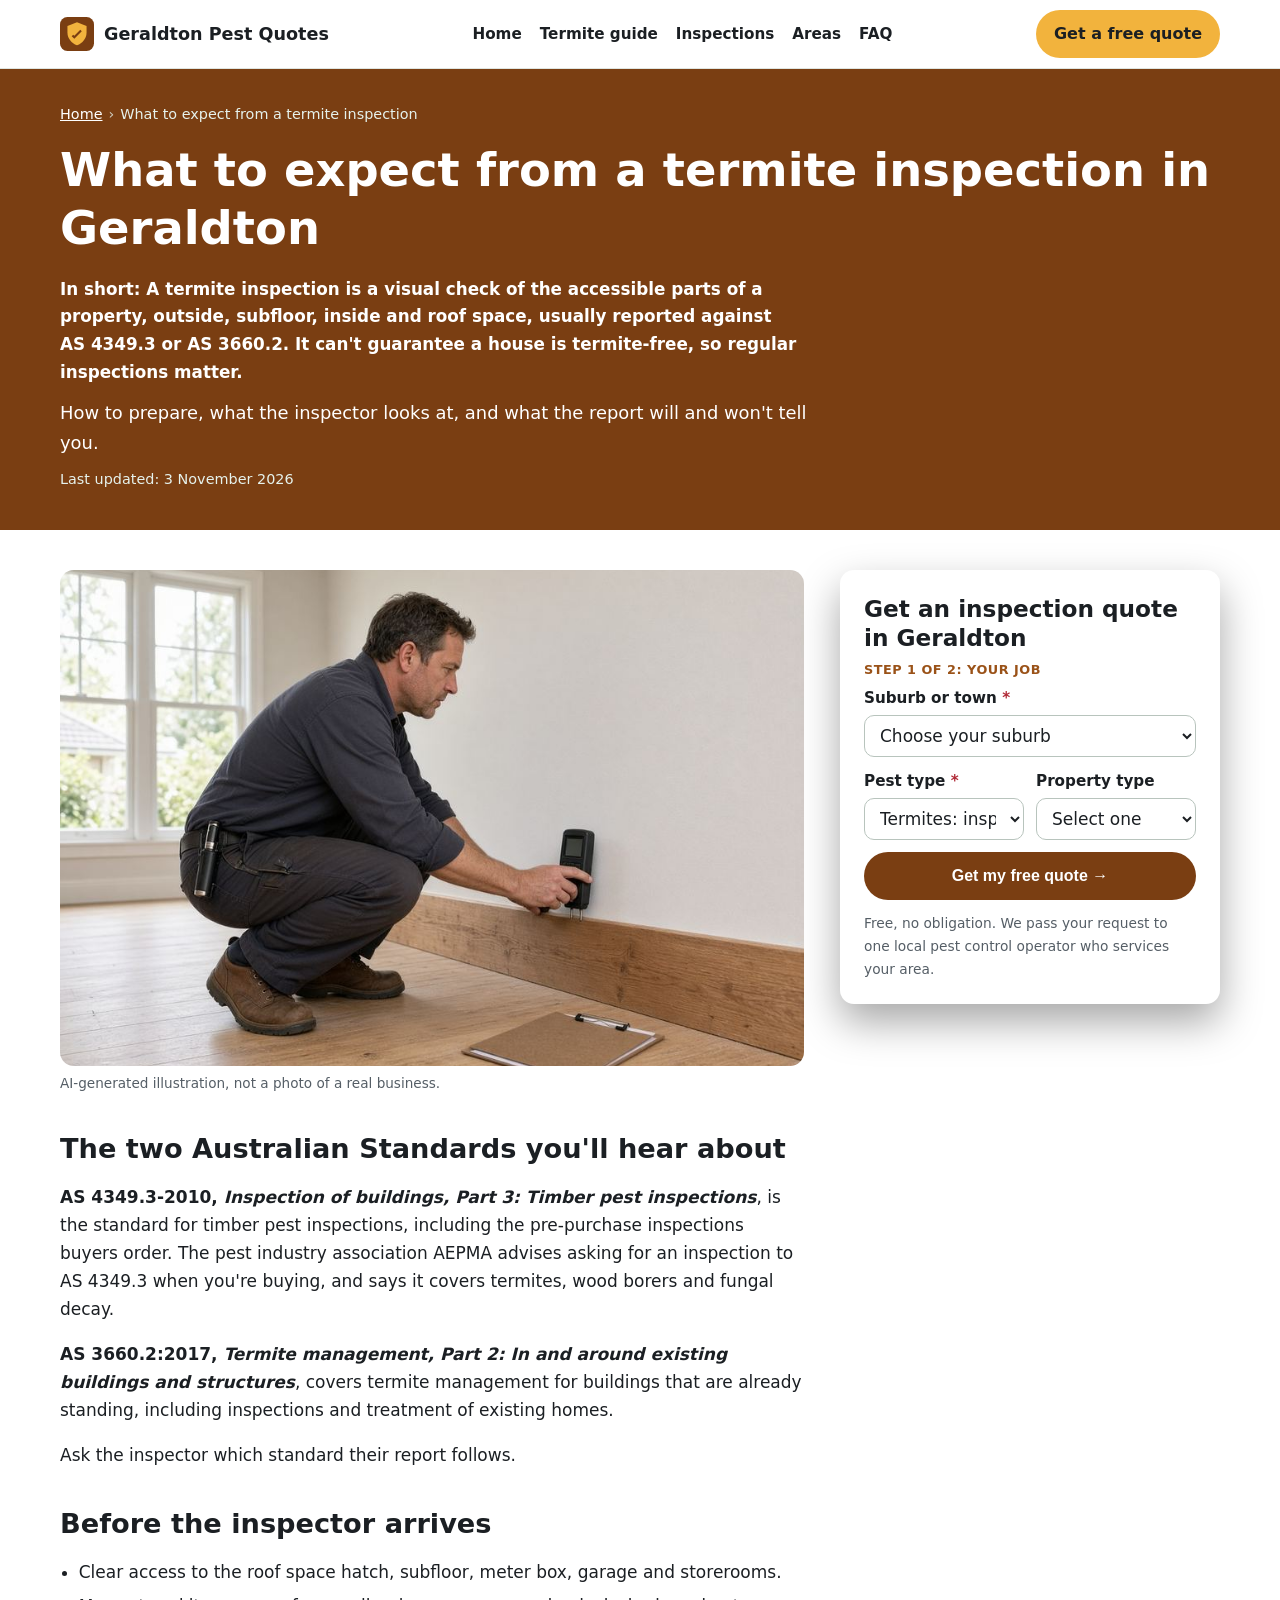
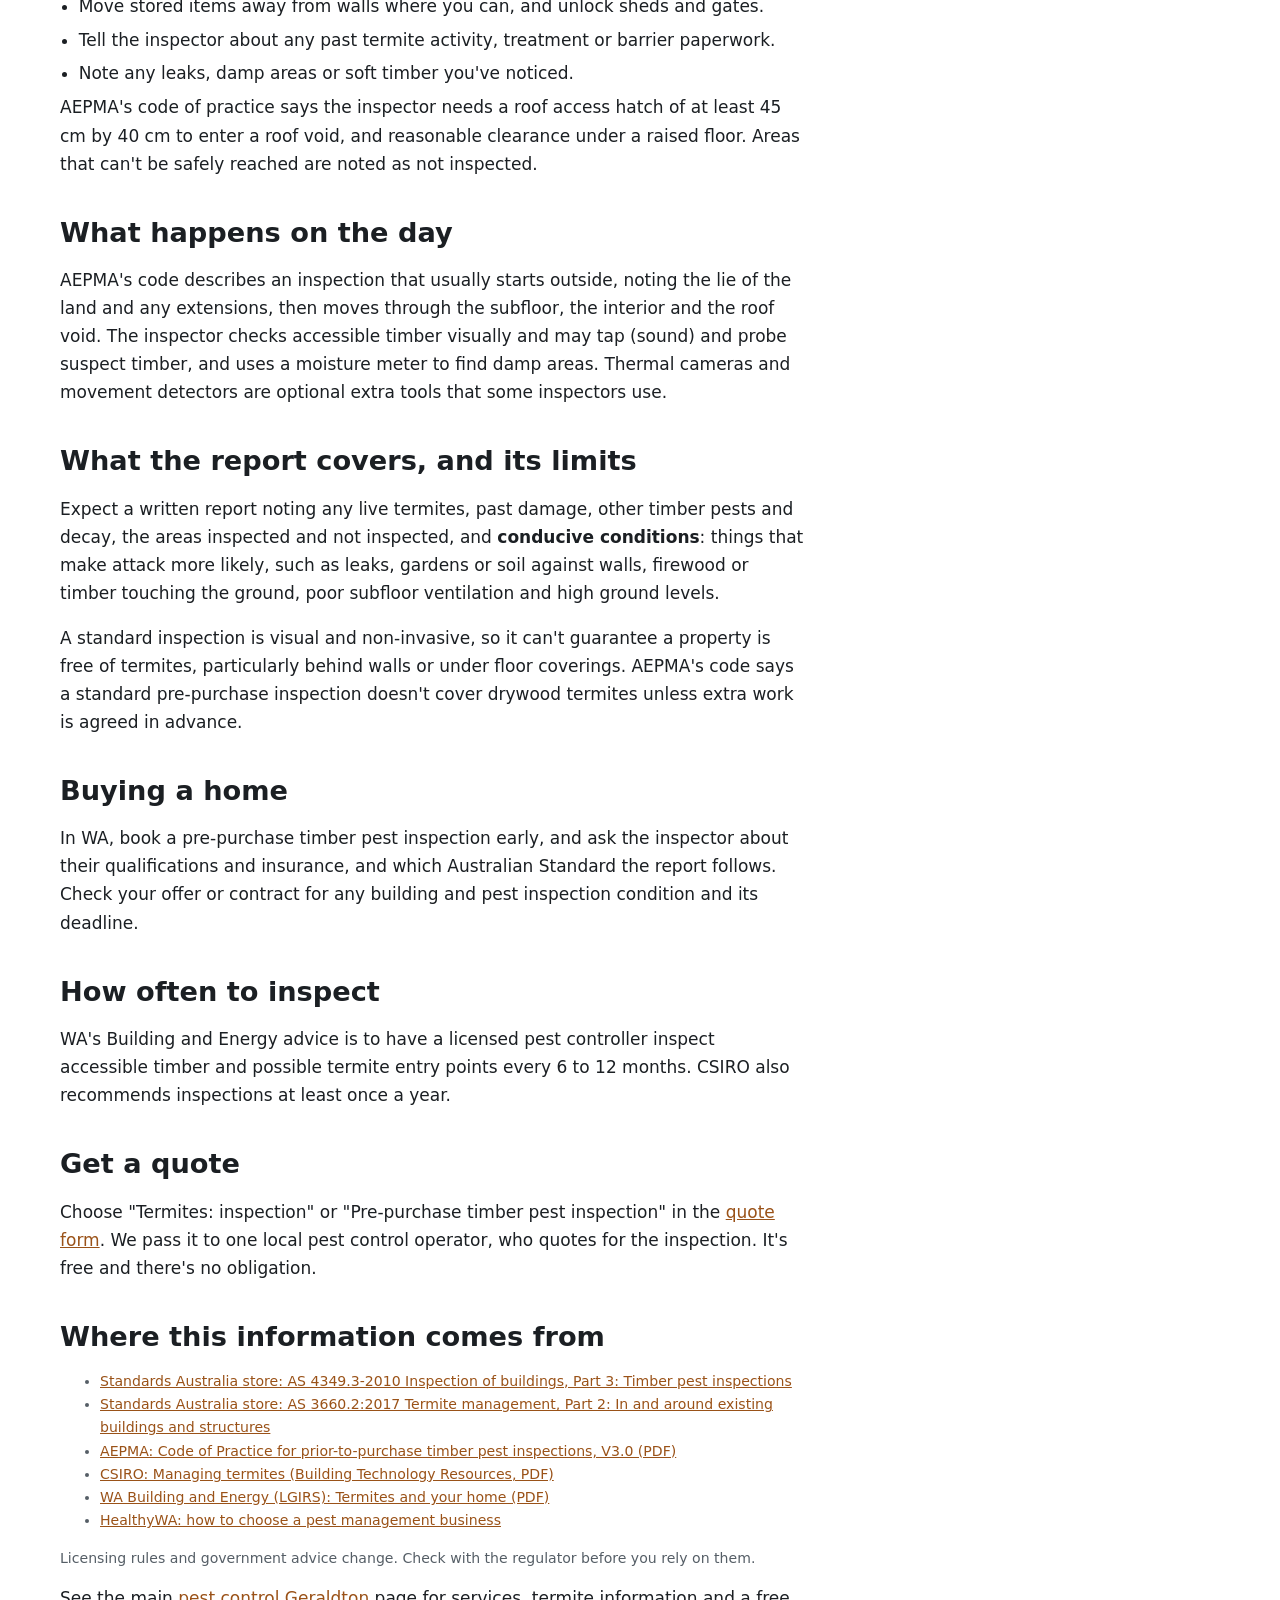
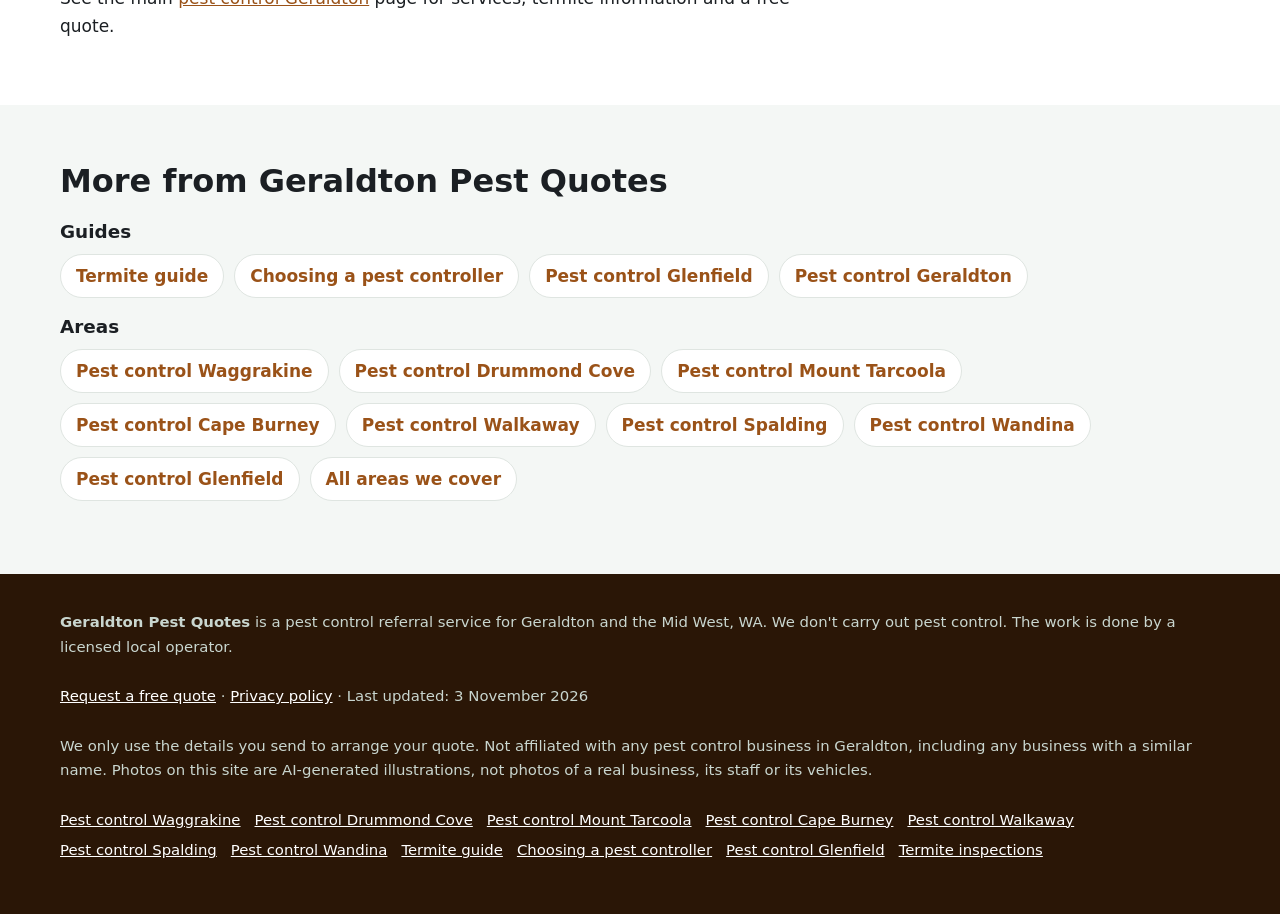
<file: termite-inspection/index.html>
<!doctype html>
<html lang="en-AU">
<head>
<meta charset="utf-8">
<!-- Search Console verification meta tag goes here once the property is created -->
<meta name="viewport" content="width=device-width, initial-scale=1">
<title>Termite Inspection Geraldton | What to Expect, AS 4349.3 and AS 3660.2</title>
<meta name="description" content="What happens in a termite or pre-purchase timber pest inspection in Geraldton: the Australian Standards, how to prepare, what the inspector checks and the limits of the report.">
<link rel="canonical" href="https://geraldtonpestcontrol.com/termite-inspection/">
<link rel="icon" href="/favicon.svg" type="image/svg+xml">
<meta name="theme-color" content="#7a3e12">
<meta property="og:type" content="article">
<meta property="og:locale" content="en_AU">
<meta property="og:site_name" content="Geraldton Pest Quotes">
<meta property="og:title" content="Termite Inspection Geraldton | What to Expect, AS 4349.3 and AS 3660.2">
<meta property="og:description" content="What happens in a termite or pre-purchase timber pest inspection in Geraldton: the Australian Standards, how to prepare, what the inspector checks and the limits of the report.">
<meta property="og:url" content="https://geraldtonpestcontrol.com/termite-inspection/">
<meta property="og:image" content="https://geraldtonpestcontrol.com/img/hero.jpg">
<meta name="twitter:card" content="summary_large_image">
<script>document.documentElement.classList.add('js')</script>
<link rel="stylesheet" href="/styles.css">

<!-- Google tag (gtag.js) -->
<script async src="https://www.googletagmanager.com/gtag/js?id=G-YT1L1YKTNT"></script>
<script>
  window.dataLayer = window.dataLayer || [];
  function gtag(){dataLayer.push(arguments);}
  gtag('js', new Date());
  gtag('config', 'G-YT1L1YKTNT');
</script>

<script type="application/ld+json">
{
 "@context": "https://schema.org",
 "@type": "WebPage",
 "@id": "https://geraldtonpestcontrol.com/termite-inspection/#webpage",
 "url": "https://geraldtonpestcontrol.com/termite-inspection/",
 "name": "Termite Inspection Geraldton | What to Expect, AS 4349.3 and AS 3660.2",
 "description": "What happens in a termite or pre-purchase timber pest inspection in Geraldton: the Australian Standards, how to prepare, what the inspector checks and the limits of the report.",
 "inLanguage": "en-AU",
 "dateModified": "2026-11-03",
 "isPartOf": {
  "@id": "https://geraldtonpestcontrol.com/#website"
 }
}
</script>
<script type="application/ld+json">
{
 "@context": "https://schema.org",
 "@type": "BreadcrumbList",
 "itemListElement": [
  {
   "@type": "ListItem",
   "position": 1,
   "name": "Home",
   "item": "https://geraldtonpestcontrol.com/"
  },
  {
   "@type": "ListItem",
   "position": 2,
   "name": "What to expect from a termite inspection",
   "item": "https://geraldtonpestcontrol.com/termite-inspection/"
  }
 ]
}
</script>
<script type="application/ld+json">
{
 "@context": "https://schema.org",
 "@type": "Service",
 "@id": "https://geraldtonpestcontrol.com/termite-inspection/#service",
 "name": "Termite and timber pest inspection quotes in Geraldton",
 "serviceType": "Pest control",
 "description": "What happens in a termite or pre-purchase timber pest inspection in Geraldton: the Australian Standards, how to prepare, what the inspector checks and the limits of the report.",
 "url": "https://geraldtonpestcontrol.com/termite-inspection/",
 "provider": {
  "@id": "https://geraldtonpestcontrol.com/#business"
 },
 "areaServed": [
  {
   "@type": "Place",
   "name": "Geraldton, WA"
  }
 ]
}
</script>
</head>
<body>
<a class="skip-link" href="#main">Skip to content</a>

<header class="site-header">
  <div class="wrap">
    <a class="brand" href="/" aria-label="Geraldton Pest Quotes home">
      <svg viewBox="0 0 64 64" aria-hidden="true"><rect width="64" height="64" rx="14" fill="#7a3e12"/><path d="M32 10 14 17v12c0 11 7.6 20.5 18 24 10.4-3.5 18-13 18-24V17z" fill="#f2b33d"/><path d="M27 41l-5-5 2.8-2.8L27 35.4l11.2-11.2L41 27z" fill="#7a3e12"/></svg>
      Geraldton Pest Quotes
    </a>
    <nav class="nav" aria-label="Main">
      <a href="/">Home</a>
      <a href="/termites-geraldton/">Termite guide</a>
      <a href="/termite-inspection/">Inspections</a>
      <a href="/#areas">Areas</a>
      <a href="/#faq">FAQ</a>
    </nav>
    <a class="btn btn-call header-call" href="#quote">Get a free quote</a>
  </div>
</header>

<main id="main">
<section class="page-hero" aria-labelledby="h1">
  <div class="wrap">
    <nav class="crumbs" aria-label="Breadcrumb"><ol><li><a href="https://geraldtonpestcontrol.com/">Home</a></li><li aria-current="page">What to expect from a termite inspection</li></ol></nav>
    <h1 id="h1">What to expect from a termite inspection in Geraldton</h1>
    <p class="summary">In short: A termite inspection is a visual check of the accessible parts of a property, outside, subfloor, inside and roof space, usually reported against AS 4349.3 or AS 3660.2. It can&#x27;t guarantee a house is termite-free, so regular inspections matter.</p>
    <p class="lead">How to prepare, what the inspector looks at, and what the report will and won't tell you.</p>
    <p class="updated">Last updated: 3 November 2026</p>
  </div>
</section>
<div class="wrap page-grid">
  <article class="page-body">
<figure><img src="/img/card-inspect.jpg" width="900" height="600" style="aspect-ratio:3/2;object-fit:cover" alt="Technician checking a wall with a moisture meter during an inspection" decoding="async"><figcaption>AI-generated illustration, not a photo of a real business.</figcaption></figure>
<h2>The two Australian Standards you'll hear about</h2>
<p><strong>AS 4349.3-2010, <em>Inspection of buildings, Part 3: Timber pest inspections</em></strong>, is the standard for timber pest inspections, including the pre-purchase inspections buyers order. The pest industry association AEPMA advises asking for an inspection to AS 4349.3 when you're buying, and says it covers termites, wood borers and fungal decay.</p><p><strong>AS 3660.2:2017, <em>Termite management, Part 2: In and around existing buildings and structures</em></strong>, covers termite management for buildings that are already standing, including inspections and treatment of existing homes.</p><p>Ask the inspector which standard their report follows.</p>
<h2>Before the inspector arrives</h2>
<ul class="clean"><li>Clear access to the roof space hatch, subfloor, meter box, garage and storerooms.</li><li>Move stored items away from walls where you can, and unlock sheds and gates.</li><li>Tell the inspector about any past termite activity, treatment or barrier paperwork.</li><li>Note any leaks, damp areas or soft timber you've noticed.</li></ul><p>AEPMA's code of practice says the inspector needs a roof access hatch of at least 45 cm by 40 cm to enter a roof void, and reasonable clearance under a raised floor. Areas that can't be safely reached are noted as not inspected.</p>
<h2>What happens on the day</h2>
<p>AEPMA's code describes an inspection that usually starts outside, noting the lie of the land and any extensions, then moves through the subfloor, the interior and the roof void. The inspector checks accessible timber visually and may tap (sound) and probe suspect timber, and uses a moisture meter to find damp areas. Thermal cameras and movement detectors are optional extra tools that some inspectors use.</p>
<h2>What the report covers, and its limits</h2>
<p>Expect a written report noting any live termites, past damage, other timber pests and decay, the areas inspected and not inspected, and <strong>conducive conditions</strong>: things that make attack more likely, such as leaks, gardens or soil against walls, firewood or timber touching the ground, poor subfloor ventilation and high ground levels.</p><p>A standard inspection is visual and non-invasive, so it can't guarantee a property is free of termites, particularly behind walls or under floor coverings. AEPMA's code says a standard pre-purchase inspection doesn't cover drywood termites unless extra work is agreed in advance.</p>
<h2>Buying a home</h2>
<p>In WA, book a pre-purchase timber pest inspection early, and ask the inspector about their qualifications and insurance, and which Australian Standard the report follows. Check your offer or contract for any building and pest inspection condition and its deadline.</p>
<h2>How often to inspect</h2>
<p>WA's Building and Energy advice is to have a licensed pest controller inspect accessible timber and possible termite entry points every 6 to 12 months. CSIRO also recommends inspections at least once a year.</p>
<h2>Get a quote</h2>
<p>Choose "Termites: inspection" or "Pre-purchase timber pest inspection" in the <a href="#quote">quote form</a>. We pass it to one local pest control operator, who quotes for the inspection. It's free and there's no obligation.</p>
<h2>Where this information comes from</h2>
<ul class="sources"><li><a href="https://store.standards.org.au/product/as-4349-3-2010" rel="noopener">Standards Australia store: AS 4349.3-2010 Inspection of buildings, Part 3: Timber pest inspections</a></li><li><a href="https://store.standards.org.au/product/as-3660-2-2017" rel="noopener">Standards Australia store: AS 3660.2:2017 Termite management, Part 2: In and around existing buildings and structures</a></li><li><a href="https://www.aepma.com.au/Resources/FMFiles/Codes_of_Practice/CoP_Prior_to_Purchase_Timber_Inspections_V3.0.pdf" rel="noopener">AEPMA: Code of Practice for prior-to-purchase timber pest inspections, V3.0 (PDF)</a></li><li><a href="https://research.csiro.au/infratech/wp-content/uploads/sites/38/2024/12/3013%5FManagingTermites%5FWCAG.pdf" rel="noopener">CSIRO: Managing termites (Building Technology Resources, PDF)</a></li><li><a href="https://www.wa.gov.au/system/files/2025-11/2510327_termites_and_your_home.pdf" rel="noopener">WA Building and Energy (LGIRS): Termites and your home (PDF)</a></li><li><a href="https://www.healthywa.health.wa.gov.au/Articles/F_I/How-to-choose-a-pest-management-business" rel="noopener">HealthyWA: how to choose a pest management business</a></li></ul>
<p class="sources">Licensing rules and government advice change. Check with the regulator before you rely on them.</p>

<p class="home-link">See the main <a href="/">pest control Geraldton</a> page for services, termite information and a free quote.</p>
  </article>
  <aside class="page-aside">
    <div class="hero-form-card" id="quote">
      <h2 id="quote-h">Get an inspection quote in Geraldton</h2>
      <form class="quote-form two-step" id="quote-form" action="https://formsubmit.co/quotes@geraldtonpestcontrol.com" method="post" novalidate>
        <input type="hidden" name="_subject" value="New quote request – geraldtonpestcontrol.com">
        <input type="hidden" name="_captcha" value="true">
        <input type="hidden" name="_template" value="table">
        <input type="hidden" name="_next" value="https://geraldtonpestcontrol.com/thanks.html?lead=1">
        <input type="hidden" name="_autoresponse" value="Thanks for your pest control request. We&#x27;ve received it and are passing it to a local pest control operator, who&#x27;ll be in touch shortly with availability and a price.">
        <input type="text" name="_honey" style="display:none" tabindex="-1" autocomplete="off" aria-hidden="true">
        <input type="hidden" name="source" value="geraldtonpestcontrol.com">
        <input type="hidden" name="page" value="/termite-inspection/">
        <fieldset class="step step-1">
          <legend class="step-label">Step 1 of 2: your job</legend>
          <div class="full"><label for="suburb">Suburb or town <span class="req" aria-hidden="true">*</span></label>
            <select id="suburb" name="suburb" required><option value="">Choose your suburb</option><option>Geraldton</option><option>Beresford</option><option>Bluff Point</option><option>Spalding</option><option>Sunset Beach</option><option>Tarcoola Beach</option><option>Mount Tarcoola</option><option>Wonthella</option><option>Rangeway</option><option>Utakarra</option><option>Karloo</option><option>Strathalbyn</option><option>Wandina</option><option>Woorree</option><option>Waggrakine</option><option>Drummond Cove</option><option>Glenfield</option><option>Cape Burney</option><option>Narngulu</option><option>Moonyoonooka</option><option>Walkaway</option><option value="Other">Other (tell us below)</option></select></div>
          <div class="full other-wrap"><label for="suburb_other">Other suburb or town</label><input id="suburb_other" name="suburb_other" type="text" autocomplete="address-level2"></div>
          <div><label for="pest">Pest type <span class="req" aria-hidden="true">*</span></label>
            <select id="pest" name="pest_type" required><option value="">Select one</option><option selected>Termites: inspection</option><option>Termites: treatment or barrier</option><option>Pre-purchase timber pest inspection</option><option>General pest treatment</option><option>Cockroaches</option><option>Spiders</option><option>Rats or mice</option><option>Ants</option><option>Possum in the roof (licensed handler only)</option><option>Other or not sure</option></select></div>
          <div><label for="property">Property type</label>
            <select id="property" name="property_type"><option value="Not stated">Select one</option><option>House</option><option>Unit or townhouse</option><option>Rental (tenant or landlord)</option><option>Home I'm buying</option><option>Business or commercial</option><option>Farm or rural property</option></select></div>
          <div class="full js-only"><button class="btn btn-primary btn-block" type="button" id="to-step-2">Get my free quote →</button></div>
          <p class="microcopy full">Free, no obligation. We pass your request to one local pest control operator who services your area.</p>
          <p class="form-error full" id="step1-error" role="alert" hidden>Please choose your suburb and pest type.</p>
        </fieldset>
        <fieldset class="step step-2" id="step-2">
          <legend class="step-label">Step 2 of 2: your details</legend>
          <div><label for="name">Name <span class="req" aria-hidden="true">*</span></label><input id="name" name="name" type="text" autocomplete="name" required></div>
          <div><label for="phone">Phone <span class="req" aria-hidden="true">*</span></label><input id="phone" name="phone" type="tel" autocomplete="tel" inputmode="tel" required></div>
          <div><label for="email">Email</label><input id="email" name="email" type="email" autocomplete="email"></div>
          <div><label for="date">Preferred date</label><input id="date" name="preferred_date" type="date"></div>
          <div class="full"><label for="message">Anything else?</label><textarea id="message" name="message" rows="2" placeholder="e.g. mud tubes on the patio post, slab home, 1990s brick, want an inspection"></textarea></div>
          <p class="consent full">By sending this form you agree we can share your details with one local pest control operator so they can quote for your job. See our <a href="/privacy.html">privacy policy</a>.</p>
          <div class="full step2-actions"><button class="btn btn-primary" type="submit">Send my quote request</button><button class="btn-link js-only" type="button" id="back-1">← Back</button></div>
        </fieldset>
      </form>
    </div>
  </aside>
</div>
<section class="alt" aria-labelledby="more-h">
  <div class="wrap">
    <h2 id="more-h">More from Geraldton Pest Quotes</h2>
    <h3>Guides</h3>
    <ul class="link-list"><li><a href="/termites-geraldton/">Termite guide</a></li><li><a href="/pest-control-licence-wa/">Choosing a pest controller</a></li><li><a href="/pest-control-glenfield/">Pest control Glenfield</a></li><li><a href="/">Pest control Geraldton</a></li></ul>
    <h3>Areas</h3>
    <ul class="link-list"><li><a href="/pest-control-waggrakine/">Pest control Waggrakine</a></li><li><a href="/pest-control-drummond-cove/">Pest control Drummond Cove</a></li><li><a href="/pest-control-mount-tarcoola/">Pest control Mount Tarcoola</a></li><li><a href="/pest-control-cape-burney/">Pest control Cape Burney</a></li><li><a href="/pest-control-walkaway/">Pest control Walkaway</a></li><li><a href="/pest-control-spalding/">Pest control Spalding</a></li><li><a href="/pest-control-wandina/">Pest control Wandina</a></li><li><a href="/pest-control-glenfield/">Pest control Glenfield</a></li><li><a href="/#areas">All areas we cover</a></li></ul>
  </div>
</section>
</main>

<footer class="site-footer">
  <div class="wrap">
    <p><strong>Geraldton Pest Quotes</strong> is a pest control referral service for Geraldton and the Mid West, WA. We don't carry out pest control. The work is done by a licensed local operator.</p>
    <p><a href="#quote">Request a free quote</a> · <a href="/privacy.html">Privacy policy</a> · Last updated: 3 November 2026</p>
    <p>We only use the details you send to arrange your quote. Not affiliated with any pest control business in Geraldton, including any business with a similar name. Photos on this site are AI-generated illustrations, not photos of a real business, its staff or its vehicles.</p>
    <p class="footer-links"><a href="/pest-control-waggrakine/">Pest control Waggrakine</a> <a href="/pest-control-drummond-cove/">Pest control Drummond Cove</a> <a href="/pest-control-mount-tarcoola/">Pest control Mount Tarcoola</a> <a href="/pest-control-cape-burney/">Pest control Cape Burney</a> <a href="/pest-control-walkaway/">Pest control Walkaway</a> <a href="/pest-control-spalding/">Pest control Spalding</a> <a href="/pest-control-wandina/">Pest control Wandina</a> <a href="/termites-geraldton/">Termite guide</a> <a href="/pest-control-licence-wa/">Choosing a pest controller</a> <a href="/pest-control-glenfield/">Pest control Glenfield</a> <a href="/termite-inspection/">Termite inspections</a></p>
  </div>
</footer>

<div class="mobile-call" aria-label="Quick contact">
  <a class="btn btn-call" href="#quote">Get a free quote</a>
</div>
<script src="/form.js" defer></script>
</body>
</html>
</file>
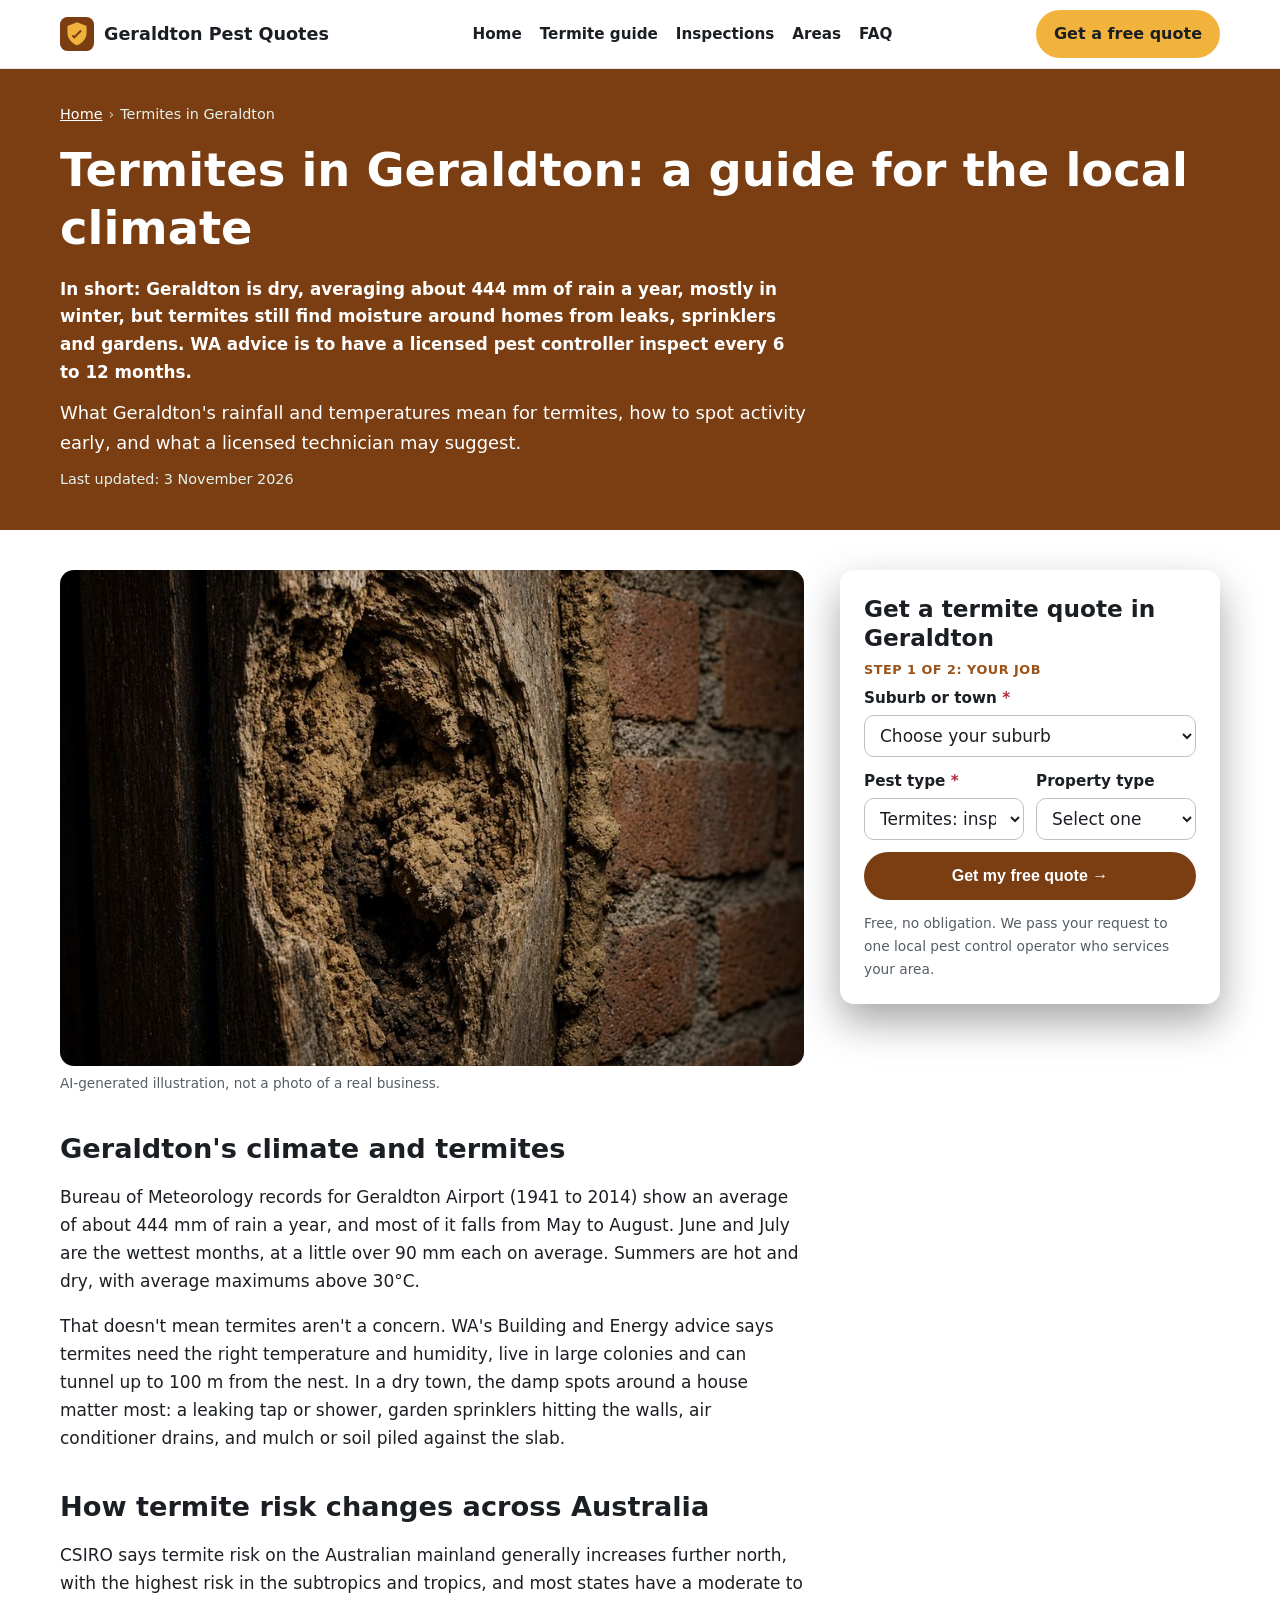
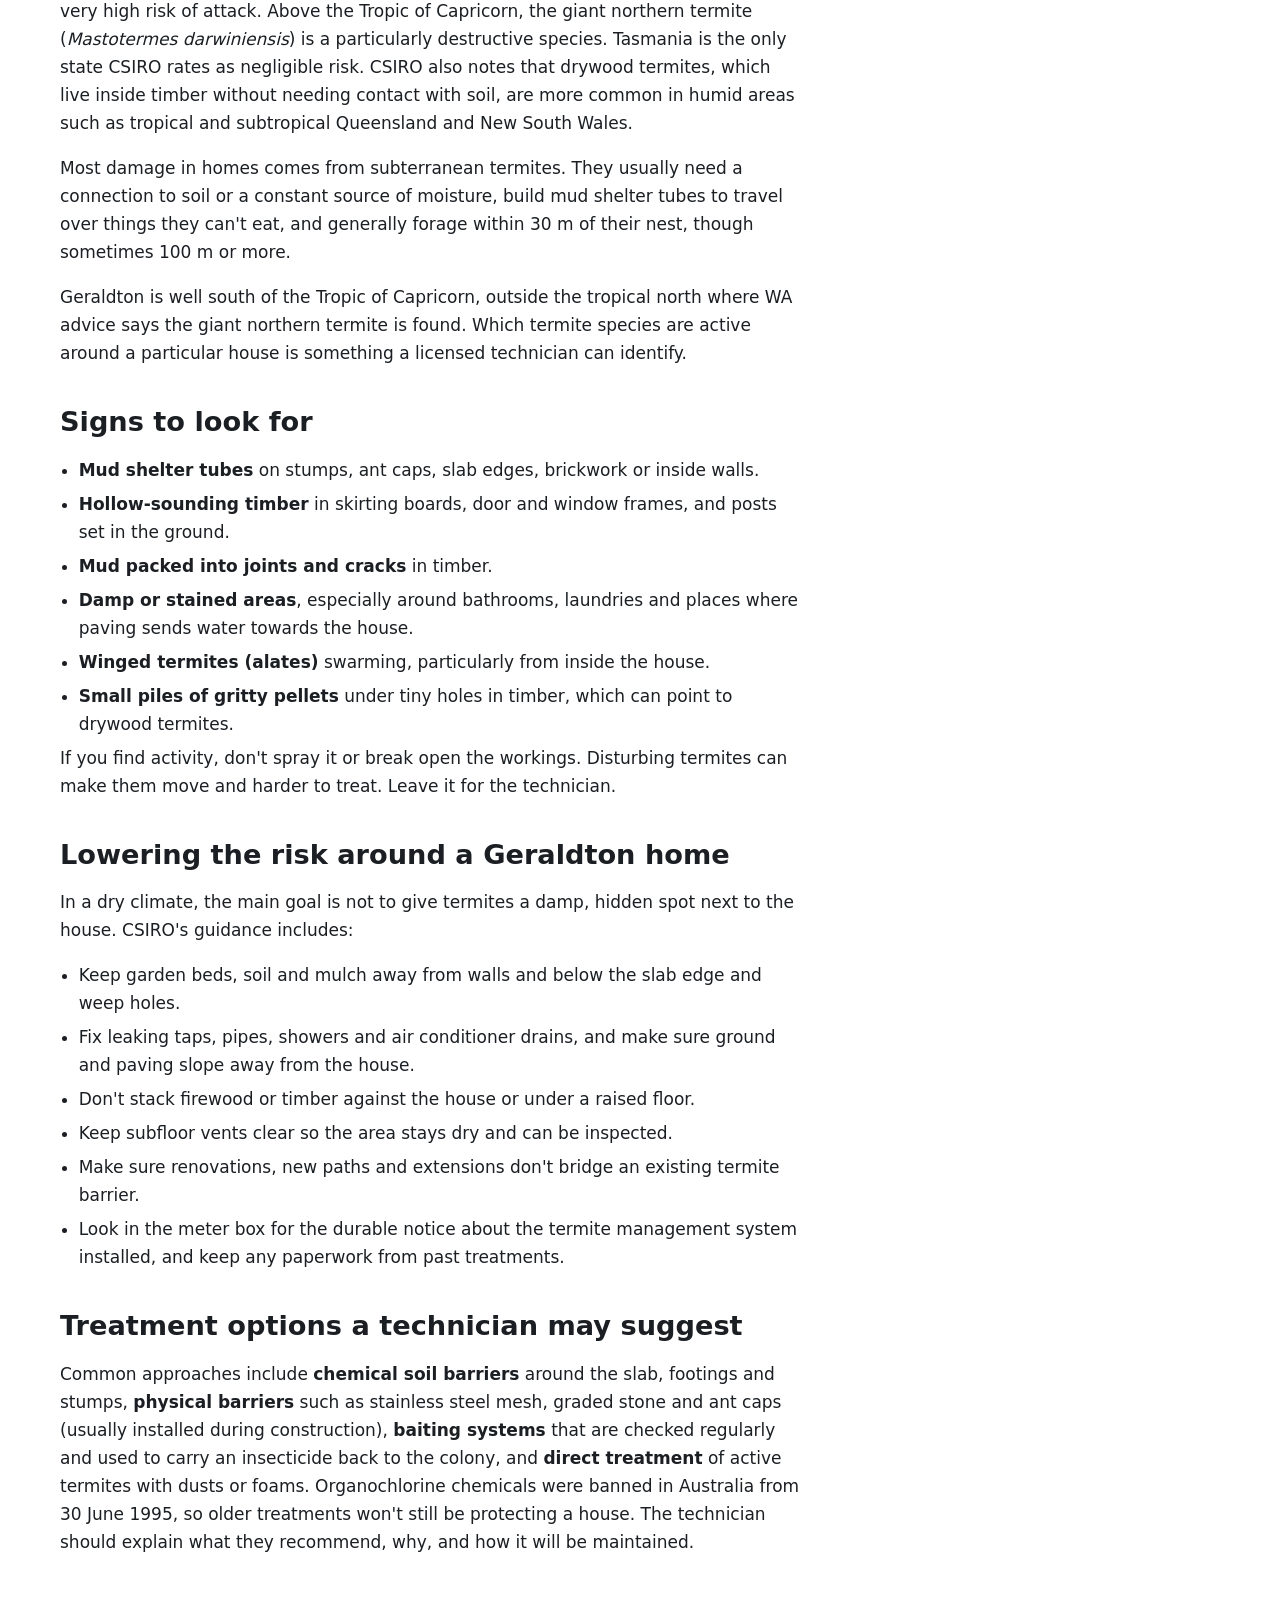
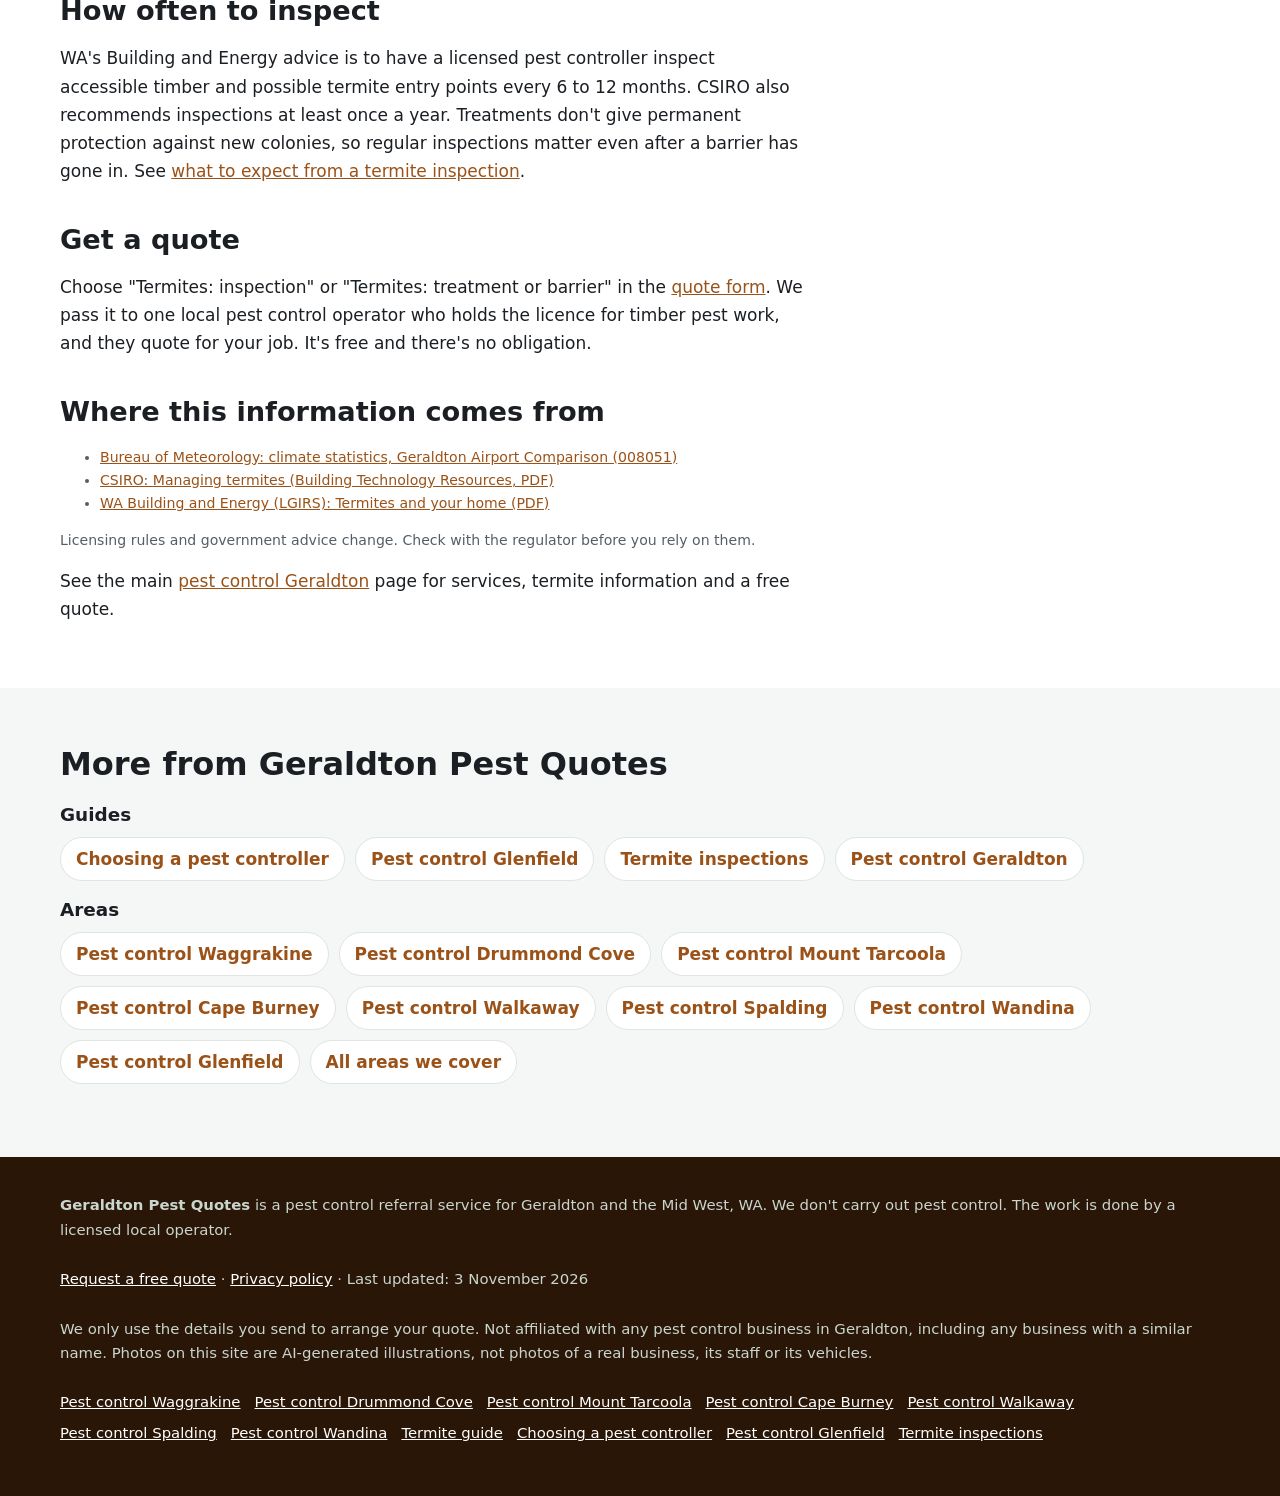
<file: termites-geraldton/index.html>
<!doctype html>
<html lang="en-AU">
<head>
<meta charset="utf-8">
<!-- Search Console verification meta tag goes here once the property is created -->
<meta name="viewport" content="width=device-width, initial-scale=1">
<title>Termites in Geraldton | Climate, Risk and Signs to Look For</title>
<meta name="description" content="A plain-English termite guide for Geraldton: how the local climate affects termite risk, signs of activity, how to lower the risk and what treatments involve.">
<link rel="canonical" href="https://geraldtonpestcontrol.com/termites-geraldton/">
<link rel="icon" href="/favicon.svg" type="image/svg+xml">
<meta name="theme-color" content="#7a3e12">
<meta property="og:type" content="article">
<meta property="og:locale" content="en_AU">
<meta property="og:site_name" content="Geraldton Pest Quotes">
<meta property="og:title" content="Termites in Geraldton | Climate, Risk and Signs to Look For">
<meta property="og:description" content="A plain-English termite guide for Geraldton: how the local climate affects termite risk, signs of activity, how to lower the risk and what treatments involve.">
<meta property="og:url" content="https://geraldtonpestcontrol.com/termites-geraldton/">
<meta property="og:image" content="https://geraldtonpestcontrol.com/img/hero.jpg">
<meta name="twitter:card" content="summary_large_image">
<script>document.documentElement.classList.add('js')</script>
<link rel="stylesheet" href="/styles.css">

<!-- Google tag (gtag.js) -->
<script async src="https://www.googletagmanager.com/gtag/js?id=G-YT1L1YKTNT"></script>
<script>
  window.dataLayer = window.dataLayer || [];
  function gtag(){dataLayer.push(arguments);}
  gtag('js', new Date());
  gtag('config', 'G-YT1L1YKTNT');
</script>

<script type="application/ld+json">
{
 "@context": "https://schema.org",
 "@type": "WebPage",
 "@id": "https://geraldtonpestcontrol.com/termites-geraldton/#webpage",
 "url": "https://geraldtonpestcontrol.com/termites-geraldton/",
 "name": "Termites in Geraldton | Climate, Risk and Signs to Look For",
 "description": "A plain-English termite guide for Geraldton: how the local climate affects termite risk, signs of activity, how to lower the risk and what treatments involve.",
 "inLanguage": "en-AU",
 "dateModified": "2026-11-03",
 "isPartOf": {
  "@id": "https://geraldtonpestcontrol.com/#website"
 }
}
</script>
<script type="application/ld+json">
{
 "@context": "https://schema.org",
 "@type": "BreadcrumbList",
 "itemListElement": [
  {
   "@type": "ListItem",
   "position": 1,
   "name": "Home",
   "item": "https://geraldtonpestcontrol.com/"
  },
  {
   "@type": "ListItem",
   "position": 2,
   "name": "Termites in Geraldton",
   "item": "https://geraldtonpestcontrol.com/termites-geraldton/"
  }
 ]
}
</script>
<script type="application/ld+json">
{
 "@context": "https://schema.org",
 "@type": "Service",
 "@id": "https://geraldtonpestcontrol.com/termites-geraldton/#service",
 "name": "Termite inspection and treatment quotes in Geraldton",
 "serviceType": "Pest control",
 "description": "A plain-English termite guide for Geraldton: how the local climate affects termite risk, signs of activity, how to lower the risk and what treatments involve.",
 "url": "https://geraldtonpestcontrol.com/termites-geraldton/",
 "provider": {
  "@id": "https://geraldtonpestcontrol.com/#business"
 },
 "areaServed": [
  {
   "@type": "Place",
   "name": "Geraldton, WA"
  }
 ]
}
</script>
</head>
<body>
<a class="skip-link" href="#main">Skip to content</a>

<header class="site-header">
  <div class="wrap">
    <a class="brand" href="/" aria-label="Geraldton Pest Quotes home">
      <svg viewBox="0 0 64 64" aria-hidden="true"><rect width="64" height="64" rx="14" fill="#7a3e12"/><path d="M32 10 14 17v12c0 11 7.6 20.5 18 24 10.4-3.5 18-13 18-24V17z" fill="#f2b33d"/><path d="M27 41l-5-5 2.8-2.8L27 35.4l11.2-11.2L41 27z" fill="#7a3e12"/></svg>
      Geraldton Pest Quotes
    </a>
    <nav class="nav" aria-label="Main">
      <a href="/">Home</a>
      <a href="/termites-geraldton/">Termite guide</a>
      <a href="/termite-inspection/">Inspections</a>
      <a href="/#areas">Areas</a>
      <a href="/#faq">FAQ</a>
    </nav>
    <a class="btn btn-call header-call" href="#quote">Get a free quote</a>
  </div>
</header>

<main id="main">
<section class="page-hero" aria-labelledby="h1">
  <div class="wrap">
    <nav class="crumbs" aria-label="Breadcrumb"><ol><li><a href="https://geraldtonpestcontrol.com/">Home</a></li><li aria-current="page">Termites in Geraldton</li></ol></nav>
    <h1 id="h1">Termites in Geraldton: a guide for the local climate</h1>
    <p class="summary">In short: Geraldton is dry, averaging about 444 mm of rain a year, mostly in winter, but termites still find moisture around homes from leaks, sprinklers and gardens. WA advice is to have a licensed pest controller inspect every 6 to 12 months.</p>
    <p class="lead">What Geraldton's rainfall and temperatures mean for termites, how to spot activity early, and what a licensed technician may suggest.</p>
    <p class="updated">Last updated: 3 November 2026</p>
  </div>
</section>
<div class="wrap page-grid">
  <article class="page-body">
<figure><img src="/img/card-termite.jpg" width="900" height="600" style="aspect-ratio:3/2;object-fit:cover" alt="Close-up of termite damage in a timber post next to a brick wall" decoding="async"><figcaption>AI-generated illustration, not a photo of a real business.</figcaption></figure>
<h2>Geraldton's climate and termites</h2>
<p>Bureau of Meteorology records for Geraldton Airport (1941 to 2014) show an average of about 444 mm of rain a year, and most of it falls from May to August. June and July are the wettest months, at a little over 90 mm each on average. Summers are hot and dry, with average maximums above 30°C.</p><p>That doesn't mean termites aren't a concern. WA's Building and Energy advice says termites need the right temperature and humidity, live in large colonies and can tunnel up to 100 m from the nest. In a dry town, the damp spots around a house matter most: a leaking tap or shower, garden sprinklers hitting the walls, air conditioner drains, and mulch or soil piled against the slab.</p>
<h2>How termite risk changes across Australia</h2>
<p>CSIRO says termite risk on the Australian mainland generally increases further north, with the highest risk in the subtropics and tropics, and most states have a moderate to very high risk of attack. Above the Tropic of Capricorn, the giant northern termite (<em>Mastotermes darwiniensis</em>) is a particularly destructive species. Tasmania is the only state CSIRO rates as negligible risk. CSIRO also notes that drywood termites, which live inside timber without needing contact with soil, are more common in humid areas such as tropical and subtropical Queensland and New South Wales.</p><p>Most damage in homes comes from subterranean termites. They usually need a connection to soil or a constant source of moisture, build mud shelter tubes to travel over things they can't eat, and generally forage within 30 m of their nest, though sometimes 100 m or more.</p><p>Geraldton is well south of the Tropic of Capricorn, outside the tropical north where WA advice says the giant northern termite is found. Which termite species are active around a particular house is something a licensed technician can identify.</p>
<h2>Signs to look for</h2>
<ul class="clean"><li><strong>Mud shelter tubes</strong> on stumps, ant caps, slab edges, brickwork or inside walls.</li><li><strong>Hollow-sounding timber</strong> in skirting boards, door and window frames, and posts set in the ground.</li><li><strong>Mud packed into joints and cracks</strong> in timber.</li><li><strong>Damp or stained areas</strong>, especially around bathrooms, laundries and places where paving sends water towards the house.</li><li><strong>Winged termites (alates)</strong> swarming, particularly from inside the house.</li><li><strong>Small piles of gritty pellets</strong> under tiny holes in timber, which can point to drywood termites.</li></ul><p>If you find activity, don't spray it or break open the workings. Disturbing termites can make them move and harder to treat. Leave it for the technician.</p>
<h2>Lowering the risk around a Geraldton home</h2>
<p>In a dry climate, the main goal is not to give termites a damp, hidden spot next to the house. CSIRO's guidance includes:</p><ul class="clean"><li>Keep garden beds, soil and mulch away from walls and below the slab edge and weep holes.</li><li>Fix leaking taps, pipes, showers and air conditioner drains, and make sure ground and paving slope away from the house.</li><li>Don't stack firewood or timber against the house or under a raised floor.</li><li>Keep subfloor vents clear so the area stays dry and can be inspected.</li><li>Make sure renovations, new paths and extensions don't bridge an existing termite barrier.</li><li>Look in the meter box for the durable notice about the termite management system installed, and keep any paperwork from past treatments.</li></ul>
<h2>Treatment options a technician may suggest</h2>
<p>Common approaches include <strong>chemical soil barriers</strong> around the slab, footings and stumps, <strong>physical barriers</strong> such as stainless steel mesh, graded stone and ant caps (usually installed during construction), <strong>baiting systems</strong> that are checked regularly and used to carry an insecticide back to the colony, and <strong>direct treatment</strong> of active termites with dusts or foams. Organochlorine chemicals were banned in Australia from 30 June 1995, so older treatments won't still be protecting a house. The technician should explain what they recommend, why, and how it will be maintained.</p>
<h2>How often to inspect</h2>
<p>WA's Building and Energy advice is to have a licensed pest controller inspect accessible timber and possible termite entry points every 6 to 12 months. CSIRO also recommends inspections at least once a year. Treatments don't give permanent protection against new colonies, so regular inspections matter even after a barrier has gone in. See <a href="/termite-inspection/">what to expect from a termite inspection</a>.</p>
<h2>Get a quote</h2>
<p>Choose "Termites: inspection" or "Termites: treatment or barrier" in the <a href="#quote">quote form</a>. We pass it to one local pest control operator who holds the licence for timber pest work, and they quote for your job. It's free and there's no obligation.</p>
<h2>Where this information comes from</h2>
<ul class="sources"><li><a href="http://www.bom.gov.au/climate/averages/tables/cw_008051.shtml" rel="noopener">Bureau of Meteorology: climate statistics, Geraldton Airport Comparison (008051)</a></li><li><a href="https://research.csiro.au/infratech/wp-content/uploads/sites/38/2024/12/3013%5FManagingTermites%5FWCAG.pdf" rel="noopener">CSIRO: Managing termites (Building Technology Resources, PDF)</a></li><li><a href="https://www.wa.gov.au/system/files/2025-11/2510327_termites_and_your_home.pdf" rel="noopener">WA Building and Energy (LGIRS): Termites and your home (PDF)</a></li></ul>
<p class="sources">Licensing rules and government advice change. Check with the regulator before you rely on them.</p>

<p class="home-link">See the main <a href="/">pest control Geraldton</a> page for services, termite information and a free quote.</p>
  </article>
  <aside class="page-aside">
    <div class="hero-form-card" id="quote">
      <h2 id="quote-h">Get a termite quote in Geraldton</h2>
      <form class="quote-form two-step" id="quote-form" action="https://formsubmit.co/quotes@geraldtonpestcontrol.com" method="post" novalidate>
        <input type="hidden" name="_subject" value="New quote request – geraldtonpestcontrol.com">
        <input type="hidden" name="_captcha" value="true">
        <input type="hidden" name="_template" value="table">
        <input type="hidden" name="_next" value="https://geraldtonpestcontrol.com/thanks.html?lead=1">
        <input type="hidden" name="_autoresponse" value="Thanks for your pest control request. We&#x27;ve received it and are passing it to a local pest control operator, who&#x27;ll be in touch shortly with availability and a price.">
        <input type="text" name="_honey" style="display:none" tabindex="-1" autocomplete="off" aria-hidden="true">
        <input type="hidden" name="source" value="geraldtonpestcontrol.com">
        <input type="hidden" name="page" value="/termites-geraldton/">
        <fieldset class="step step-1">
          <legend class="step-label">Step 1 of 2: your job</legend>
          <div class="full"><label for="suburb">Suburb or town <span class="req" aria-hidden="true">*</span></label>
            <select id="suburb" name="suburb" required><option value="">Choose your suburb</option><option>Geraldton</option><option>Beresford</option><option>Bluff Point</option><option>Spalding</option><option>Sunset Beach</option><option>Tarcoola Beach</option><option>Mount Tarcoola</option><option>Wonthella</option><option>Rangeway</option><option>Utakarra</option><option>Karloo</option><option>Strathalbyn</option><option>Wandina</option><option>Woorree</option><option>Waggrakine</option><option>Drummond Cove</option><option>Glenfield</option><option>Cape Burney</option><option>Narngulu</option><option>Moonyoonooka</option><option>Walkaway</option><option value="Other">Other (tell us below)</option></select></div>
          <div class="full other-wrap"><label for="suburb_other">Other suburb or town</label><input id="suburb_other" name="suburb_other" type="text" autocomplete="address-level2"></div>
          <div><label for="pest">Pest type <span class="req" aria-hidden="true">*</span></label>
            <select id="pest" name="pest_type" required><option value="">Select one</option><option selected>Termites: inspection</option><option>Termites: treatment or barrier</option><option>Pre-purchase timber pest inspection</option><option>General pest treatment</option><option>Cockroaches</option><option>Spiders</option><option>Rats or mice</option><option>Ants</option><option>Possum in the roof (licensed handler only)</option><option>Other or not sure</option></select></div>
          <div><label for="property">Property type</label>
            <select id="property" name="property_type"><option value="Not stated">Select one</option><option>House</option><option>Unit or townhouse</option><option>Rental (tenant or landlord)</option><option>Home I'm buying</option><option>Business or commercial</option><option>Farm or rural property</option></select></div>
          <div class="full js-only"><button class="btn btn-primary btn-block" type="button" id="to-step-2">Get my free quote →</button></div>
          <p class="microcopy full">Free, no obligation. We pass your request to one local pest control operator who services your area.</p>
          <p class="form-error full" id="step1-error" role="alert" hidden>Please choose your suburb and pest type.</p>
        </fieldset>
        <fieldset class="step step-2" id="step-2">
          <legend class="step-label">Step 2 of 2: your details</legend>
          <div><label for="name">Name <span class="req" aria-hidden="true">*</span></label><input id="name" name="name" type="text" autocomplete="name" required></div>
          <div><label for="phone">Phone <span class="req" aria-hidden="true">*</span></label><input id="phone" name="phone" type="tel" autocomplete="tel" inputmode="tel" required></div>
          <div><label for="email">Email</label><input id="email" name="email" type="email" autocomplete="email"></div>
          <div><label for="date">Preferred date</label><input id="date" name="preferred_date" type="date"></div>
          <div class="full"><label for="message">Anything else?</label><textarea id="message" name="message" rows="2" placeholder="e.g. mud tubes on the patio post, slab home, 1990s brick, want an inspection"></textarea></div>
          <p class="consent full">By sending this form you agree we can share your details with one local pest control operator so they can quote for your job. See our <a href="/privacy.html">privacy policy</a>.</p>
          <div class="full step2-actions"><button class="btn btn-primary" type="submit">Send my quote request</button><button class="btn-link js-only" type="button" id="back-1">← Back</button></div>
        </fieldset>
      </form>
    </div>
  </aside>
</div>
<section class="alt" aria-labelledby="more-h">
  <div class="wrap">
    <h2 id="more-h">More from Geraldton Pest Quotes</h2>
    <h3>Guides</h3>
    <ul class="link-list"><li><a href="/pest-control-licence-wa/">Choosing a pest controller</a></li><li><a href="/pest-control-glenfield/">Pest control Glenfield</a></li><li><a href="/termite-inspection/">Termite inspections</a></li><li><a href="/">Pest control Geraldton</a></li></ul>
    <h3>Areas</h3>
    <ul class="link-list"><li><a href="/pest-control-waggrakine/">Pest control Waggrakine</a></li><li><a href="/pest-control-drummond-cove/">Pest control Drummond Cove</a></li><li><a href="/pest-control-mount-tarcoola/">Pest control Mount Tarcoola</a></li><li><a href="/pest-control-cape-burney/">Pest control Cape Burney</a></li><li><a href="/pest-control-walkaway/">Pest control Walkaway</a></li><li><a href="/pest-control-spalding/">Pest control Spalding</a></li><li><a href="/pest-control-wandina/">Pest control Wandina</a></li><li><a href="/pest-control-glenfield/">Pest control Glenfield</a></li><li><a href="/#areas">All areas we cover</a></li></ul>
  </div>
</section>
</main>

<footer class="site-footer">
  <div class="wrap">
    <p><strong>Geraldton Pest Quotes</strong> is a pest control referral service for Geraldton and the Mid West, WA. We don't carry out pest control. The work is done by a licensed local operator.</p>
    <p><a href="#quote">Request a free quote</a> · <a href="/privacy.html">Privacy policy</a> · Last updated: 3 November 2026</p>
    <p>We only use the details you send to arrange your quote. Not affiliated with any pest control business in Geraldton, including any business with a similar name. Photos on this site are AI-generated illustrations, not photos of a real business, its staff or its vehicles.</p>
    <p class="footer-links"><a href="/pest-control-waggrakine/">Pest control Waggrakine</a> <a href="/pest-control-drummond-cove/">Pest control Drummond Cove</a> <a href="/pest-control-mount-tarcoola/">Pest control Mount Tarcoola</a> <a href="/pest-control-cape-burney/">Pest control Cape Burney</a> <a href="/pest-control-walkaway/">Pest control Walkaway</a> <a href="/pest-control-spalding/">Pest control Spalding</a> <a href="/pest-control-wandina/">Pest control Wandina</a> <a href="/termites-geraldton/">Termite guide</a> <a href="/pest-control-licence-wa/">Choosing a pest controller</a> <a href="/pest-control-glenfield/">Pest control Glenfield</a> <a href="/termite-inspection/">Termite inspections</a></p>
  </div>
</footer>

<div class="mobile-call" aria-label="Quick contact">
  <a class="btn btn-call" href="#quote">Get a free quote</a>
</div>
<script src="/form.js" defer></script>
</body>
</html>
</file>
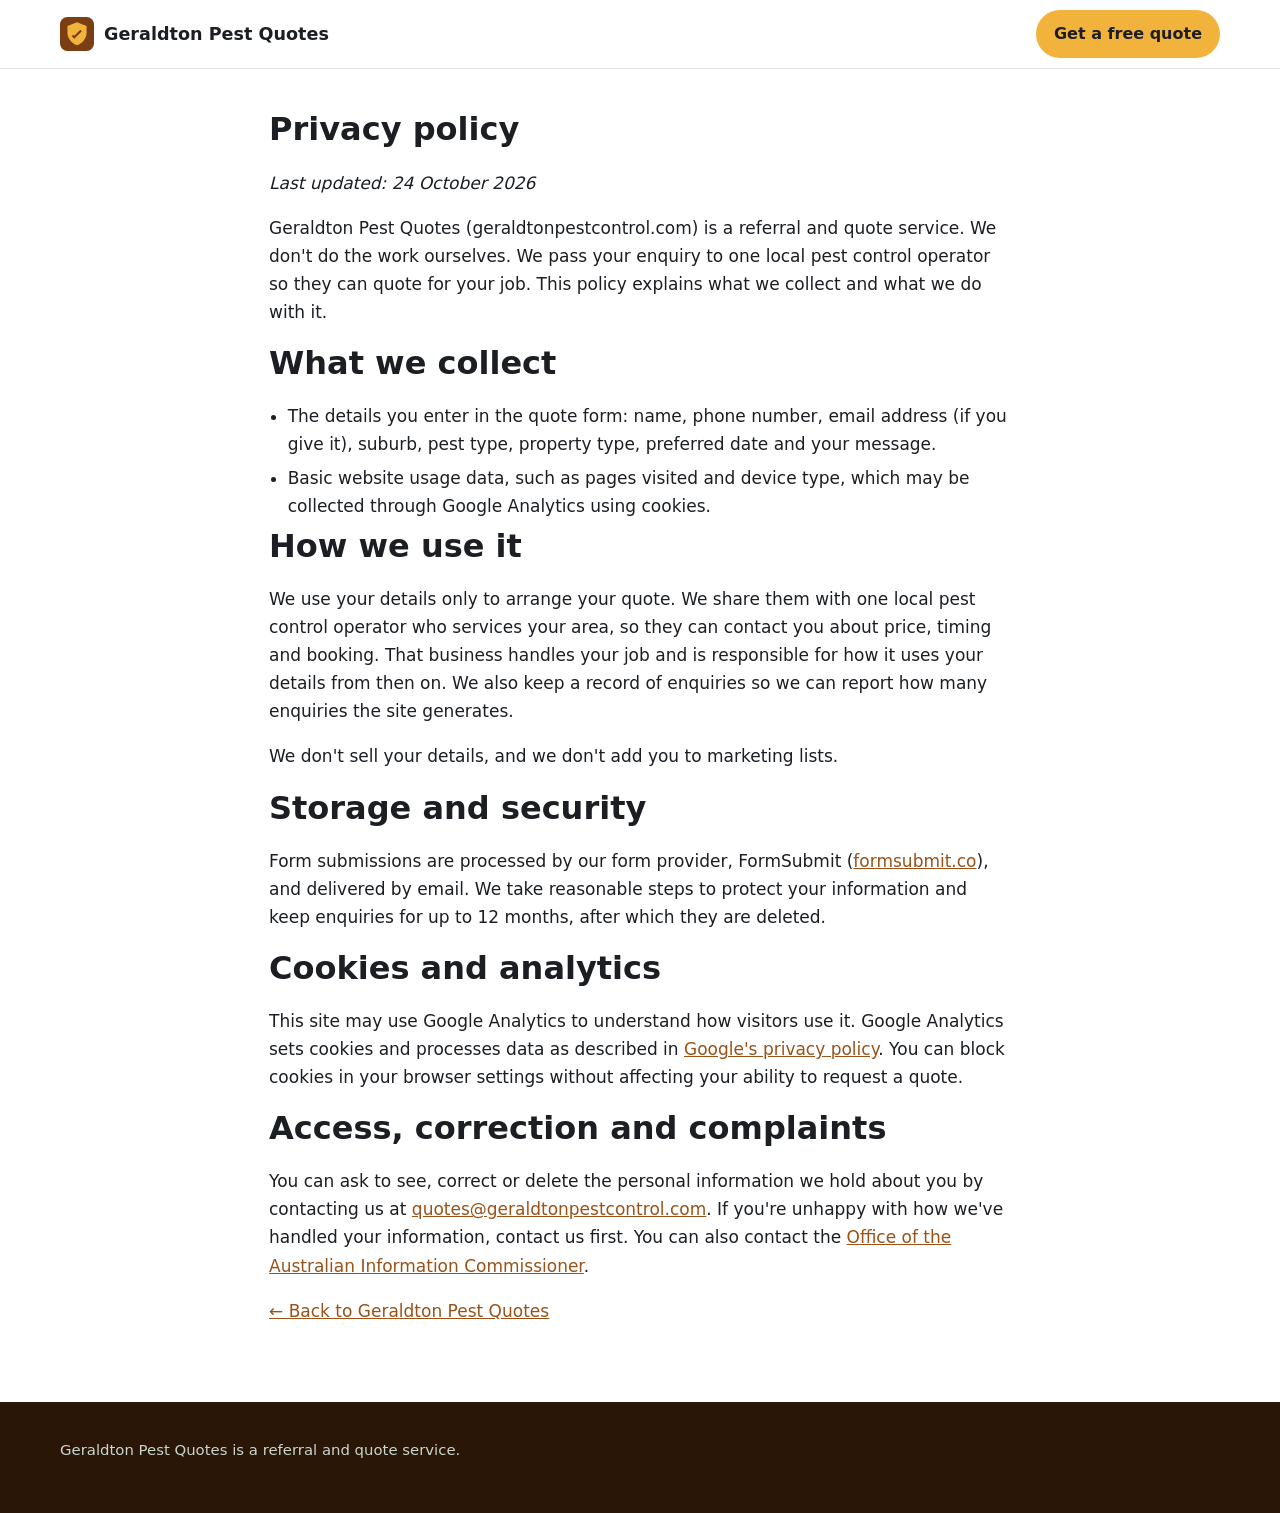
<file: privacy.html>
<!doctype html>
<html lang="en-AU">
<head>
<meta charset="utf-8">
<meta name="viewport" content="width=device-width, initial-scale=1">
<title>Privacy Policy | Geraldton Pest Quotes</title>
<meta name="description" content="How Geraldton Pest Quotes collects, uses and shares the details you send when you request a quote.">
<link rel="canonical" href="https://geraldtonpestcontrol.com/privacy.html">
<link rel="icon" href="favicon.svg" type="image/svg+xml">
<link rel="stylesheet" href="styles.css">
<!-- Google tag (gtag.js) -->
<script async src="https://www.googletagmanager.com/gtag/js?id=G-YT1L1YKTNT"></script>
<script>
  window.dataLayer = window.dataLayer || [];
  function gtag(){dataLayer.push(arguments);}
  gtag('js', new Date());
  gtag('config', 'G-YT1L1YKTNT');
</script>
</head>
<body>
<a class="skip-link" href="#main">Skip to content</a>
<header class="site-header">
  <div class="wrap">
    <a class="brand" href="/" aria-label="Geraldton Pest Quotes home">
      <svg viewBox="0 0 64 64" aria-hidden="true"><rect width="64" height="64" rx="14" fill="#7a3e12"/><path d="M32 10 14 17v12c0 11 7.6 20.5 18 24 10.4-3.5 18-13 18-24V17z" fill="#f2b33d"/><path d="M27 41l-5-5 2.8-2.8L27 35.4l11.2-11.2L41 27z" fill="#7a3e12"/></svg>
      Geraldton Pest Quotes
    </a>
    <a class="btn btn-call header-call" href="/#quote">Get a free quote</a>
  </div>
</header>
<main id="main" class="legal">
  <h1>Privacy policy</h1>
  <p><em>Last updated: 24 October 2026</em></p>
  <p>Geraldton Pest Quotes (geraldtonpestcontrol.com) is a referral and quote service. We don't do the work ourselves. We pass your enquiry to one local pest control operator so they can quote for your job. This policy explains what we collect and what we do with it.</p>
  <h2>What we collect</h2>
  <ul class="clean">
    <li>The details you enter in the quote form: name, phone number, email address (if you give it), suburb, pest type, property type, preferred date and your message.</li>
    <li>Basic website usage data, such as pages visited and device type, which may be collected through Google Analytics using cookies.</li>
  </ul>
  <h2>How we use it</h2>
  <p>We use your details only to arrange your quote. We share them with one local pest control operator who services your area, so they can contact you about price, timing and booking. That business handles your job and is responsible for how it uses your details from then on. We also keep a record of enquiries so we can report how many enquiries the site generates.</p>
  <p>We don't sell your details, and we don't add you to marketing lists.</p>
  <h2>Storage and security</h2>
  <p>Form submissions are processed by our form provider, FormSubmit (<a href="https://formsubmit.co/" rel="noopener">formsubmit.co</a>), and delivered by email. We take reasonable steps to protect your information and keep enquiries for up to 12 months, after which they are deleted.</p>
  <h2>Cookies and analytics</h2>
  <p>This site may use Google Analytics to understand how visitors use it. Google Analytics sets cookies and processes data as described in <a href="https://policies.google.com/privacy" rel="noopener">Google's privacy policy</a>. You can block cookies in your browser settings without affecting your ability to request a quote.</p>
  <h2>Access, correction and complaints</h2>
  <p>You can ask to see, correct or delete the personal information we hold about you by contacting us at <a href="mailto:quotes@geraldtonpestcontrol.com">quotes@geraldtonpestcontrol.com</a>. If you're unhappy with how we've handled your information, contact us first. You can also contact the <a href="https://www.oaic.gov.au/" rel="noopener">Office of the Australian Information Commissioner</a>.</p>
  <p><a href="/">&larr; Back to Geraldton Pest Quotes</a></p>
</main>
<footer class="site-footer"><div class="wrap"><p>Geraldton Pest Quotes is a referral and quote service.</p></div></footer>
</body>
</html>
</file>
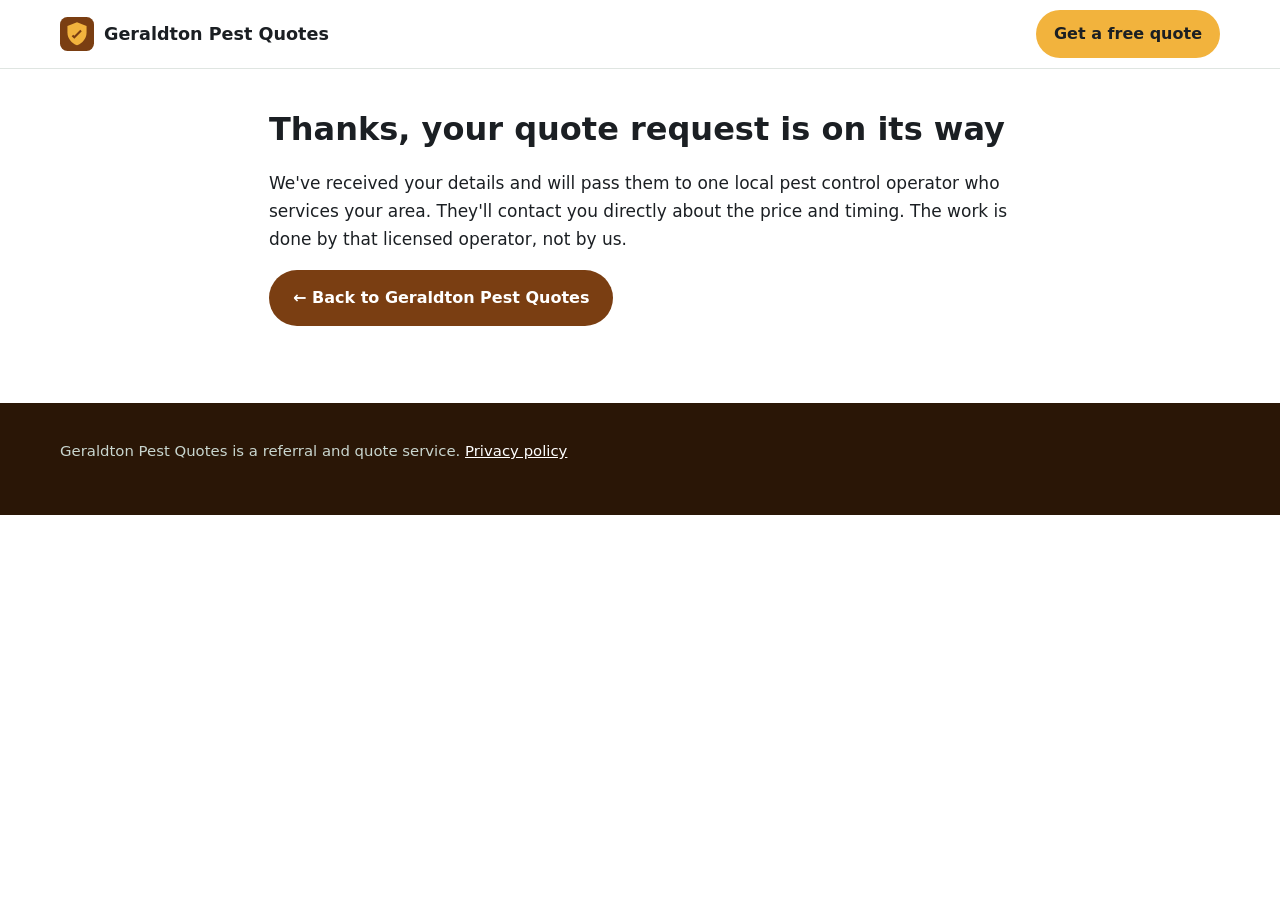
<file: thanks.html>
<!doctype html>
<html lang="en-AU">
<head>
<meta charset="utf-8">
<meta name="viewport" content="width=device-width, initial-scale=1">
<title>Thanks, we've got your quote request | Geraldton Pest Quotes</title>
<meta name="robots" content="noindex, nofollow">
<link rel="icon" href="favicon.svg" type="image/svg+xml">
<link rel="stylesheet" href="styles.css">
<!-- Google tag (gtag.js) -->
<script async src="https://www.googletagmanager.com/gtag/js?id=G-YT1L1YKTNT"></script>
<script>
  window.dataLayer = window.dataLayer || [];
  function gtag(){dataLayer.push(arguments);}
  gtag('js', new Date());
  gtag('config', 'G-YT1L1YKTNT');
</script>
<script>/*rws-lead-v2*/(function(){var fired=false;function fire(){if(fired)return;if(typeof gtag!=='function'){if(document.readyState!=='complete')setTimeout(fire,50);return;}var tok=null,done=null,ref='',qid=false;try{tok=sessionStorage.getItem('rws_lead_token');done=sessionStorage.getItem('rws_lead_done');}catch(e){}ref=document.referrer||'';try{qid=/(?:^|[?&])lead=1(?:&|$)/.test(location.search);}catch(e){}var via=!!(qid||tok||/formsubmit[.]co/i.test(ref));if(tok&&tok===done)return;if(!via&&(done==='direct'||done==='redirect'))return;fired=true;var flow=tok?'form':(via?'redirect':'direct');gtag('event','generate_lead',{form_name:'pest_control_quote',lead_source:'geraldtonpestcontrol.com',lead_flow:flow,page_referrer:ref,transport_type:'beacon',send_to:'G-YT1L1YKTNT'});try{sessionStorage.setItem('rws_lead_done',tok||(flow==='direct'?'direct':'redirect'));}catch(e){}}if(document.readyState==='complete')fire();else window.addEventListener('load',fire);})();</script>
</head>
<body>
<a class="skip-link" href="#main">Skip to content</a>
<header class="site-header">
  <div class="wrap">
    <a class="brand" href="/" aria-label="Geraldton Pest Quotes home">
      <svg viewBox="0 0 64 64" aria-hidden="true"><rect width="64" height="64" rx="14" fill="#7a3e12"/><path d="M32 10 14 17v12c0 11 7.6 20.5 18 24 10.4-3.5 18-13 18-24V17z" fill="#f2b33d"/><path d="M27 41l-5-5 2.8-2.8L27 35.4l11.2-11.2L41 27z" fill="#7a3e12"/></svg>
      Geraldton Pest Quotes
    </a>
    <a class="btn btn-call header-call" href="/#quote">Get a free quote</a>
  </div>
</header>
<main id="main" class="legal">
  <h1>Thanks, your quote request is on its way</h1>
  <p>We've received your details and will pass them to one local pest control operator who services your area. They'll contact you directly about the price and timing. The work is done by that licensed operator, not by us.</p>
  <p><a class="btn btn-primary" href="/">&larr; Back to Geraldton Pest Quotes</a></p>
</main>
<footer class="site-footer"><div class="wrap"><p>Geraldton Pest Quotes is a referral and quote service. <a href="privacy.html">Privacy policy</a></p></div></footer>
</body>
</html>
</file>
<file: styles.css>
:root{
  --green:#7a3e12;--green-2:#9a5218;--yellow:#f2b33d;--ink:#1b1f23;--muted:#555e66;
  --bg:#ffffff;--soft:#f4f7f5;--line:#dfe5e1;--radius:14px;--max:1200px;
}
*{box-sizing:border-box}
html{scroll-behavior:smooth}
body{margin:0;font-family:system-ui,-apple-system,"Segoe UI",Roboto,Arial,sans-serif;color:var(--ink);background:var(--bg);line-height:1.65;font-size:17px;padding-bottom:72px}
@media(min-width:800px){body{padding-bottom:0}}
img,svg{max-width:100%}
a{color:var(--green-2)}
a:focus-visible,button:focus-visible,input:focus-visible,select:focus-visible,textarea:focus-visible{outline:3px solid var(--yellow);outline-offset:2px}
.wrap{max-width:var(--max);margin:0 auto;padding:0 20px}
.skip-link{position:absolute;left:-999px;top:0;background:#fff;padding:8px 12px;z-index:100}
.skip-link:focus{left:8px}
h1,h2,h3{line-height:1.25;margin:0 0 .6em}
h1{font-size:clamp(1.9rem,4.5vw,2.9rem)}
h2{font-size:clamp(1.5rem,3vw,2rem);margin-top:0}
h3{font-size:1.15rem}
p{margin:0 0 1em}

/* header */
.site-header{background:#fff;border-bottom:1px solid var(--line);position:sticky;top:0;z-index:50}
.site-header .wrap{display:flex;align-items:center;justify-content:space-between;gap:16px;padding-top:10px;padding-bottom:10px}
.brand{display:flex;align-items:center;gap:10px;font-weight:800;color:var(--ink);text-decoration:none;font-size:1.1rem}
.brand svg{width:34px;height:34px}
.nav{display:none;gap:18px}
.nav a{color:var(--ink);text-decoration:none;font-weight:600;font-size:.95rem}
.nav a:hover{color:var(--green-2)}
@media(min-width:900px){.nav{display:flex}}

/* buttons */
.btn{display:inline-flex;align-items:center;justify-content:center;gap:8px;font-weight:700;border-radius:999px;padding:13px 22px;text-decoration:none;border:2px solid transparent;cursor:pointer;font-size:1rem}
.btn svg{width:20px;height:20px}
.btn-call{background:var(--yellow);color:#1b1f23}
.btn-call:hover{background:#f2b33d}
.btn-ghost{background:transparent;color:#fff;border-color:rgba(255,255,255,.7)}
.btn-ghost:hover{background:rgba(255,255,255,.12)}
.btn-primary{background:var(--green);color:#fff}
.btn-primary:hover{background:var(--green-2)}
.header-call{display:none}
@media(min-width:600px){.header-call{display:inline-flex;padding:9px 16px}}

/* hero */
.hero{background:linear-gradient(135deg,#7a3e12 0%,#9a5218 60%,#9a5218 100%);color:#fff;padding:48px 0 56px}
.hero .wrap{display:grid;gap:32px}
@media(min-width:900px){.hero .wrap{grid-template-columns:1.15fr .85fr;align-items:center}}
.hero p.lead{font-size:1.15rem;color:#e6f2ec;max-width:38em}
.hero .ctas{display:flex;flex-wrap:wrap;gap:12px;margin:22px 0 18px}
.ticks{list-style:none;padding:0;margin:0;display:grid;gap:6px;color:#e6f2ec}
.ticks li{display:flex;gap:8px;align-items:flex-start}
.ticks svg{flex:0 0 20px;width:20px;height:20px;margin-top:3px}
.hero-card{background:#fff;color:var(--ink);border-radius:var(--radius);padding:22px;box-shadow:0 12px 30px rgba(0,0,0,.18)}
.hero-card h2{font-size:1.25rem}
.hero-card ol{margin:0;padding-left:1.2em}
.hero-card li{margin-bottom:.5em}

/* sections */
section{padding:56px 0}
section.alt{background:var(--soft)}
.intro{max-width:46em}
.grid{display:grid;gap:18px}
@media(min-width:700px){.grid-2{grid-template-columns:1fr 1fr}.grid-3{grid-template-columns:repeat(3,1fr)}}
.card{background:#fff;border:1px solid var(--line);border-radius:var(--radius);padding:20px}
.card .size{display:inline-block;background:var(--green);color:#fff;font-weight:800;border-radius:8px;padding:3px 10px;margin-bottom:8px}
.icon{width:36px;height:36px;color:var(--green);margin-bottom:6px}

table{width:100%;border-collapse:collapse;background:#fff;border-radius:var(--radius);overflow:hidden;border:1px solid var(--line)}
caption{text-align:left;font-weight:700;padding:0 0 10px}
th,td{padding:12px 14px;text-align:left;border-bottom:1px solid var(--line);vertical-align:top}
th{background:#e9f1ec;font-size:.95rem}
.table-scroll{overflow-x:auto}
.note{font-size:.93rem;color:var(--muted)}
.yes h3{color:var(--green)}
.no h3{color:#b02a37}
ul.clean{padding-left:1.1em;margin:0}
ul.clean li{margin-bottom:.35em}

.areas{display:flex;flex-wrap:wrap;gap:8px;list-style:none;padding:0;margin:0 0 1em}
.areas li{background:#fff;border:1px solid var(--line);border-radius:999px;padding:6px 14px;font-size:.95rem}

/* faq */
details{background:#fff;border:1px solid var(--line);border-radius:var(--radius);padding:4px 18px;margin-bottom:10px}
summary{cursor:pointer;font-weight:700;padding:12px 0;list-style:none}
summary::-webkit-details-marker{display:none}
summary::after{content:"+";float:right;font-size:1.3rem;line-height:1;color:var(--green)}
details[open] summary::after{content:"–"}

/* form */
.quote{background:var(--green);color:#fff}
.quote .wrap{display:grid;gap:28px}
@media(min-width:900px){.quote .wrap{grid-template-columns:.8fr 1.2fr}}
.quote p{color:#e6f2ec}
form.quote-form{background:#fff;color:var(--ink);border-radius:var(--radius);padding:22px;display:grid;gap:14px}
@media(min-width:600px){form.quote-form{grid-template-columns:1fr 1fr}.full{grid-column:1/-1}}
label{display:block;font-weight:600;font-size:.95rem;margin-bottom:4px}
input,select,textarea{width:100%;font:inherit;padding:11px 12px;border:1.5px solid #b8c4bd;border-radius:10px;background:#fff;color:var(--ink)}
textarea{min-height:110px;resize:vertical}
.req{color:#b02a37}
.consent{font-size:.88rem;color:var(--muted)}

/* footer */
.site-footer{background:#2a1606;color:#c9d6cf;padding:36px 0;font-size:.93rem}
.site-footer a{color:#fff}
.site-footer .wrap{display:grid;gap:10px}

/* sticky mobile call bar */
.mobile-call{position:fixed;left:0;right:0;bottom:0;z-index:60;display:flex;gap:8px;padding:10px 12px;background:#fff;border-top:1px solid var(--line);box-shadow:0 -6px 18px rgba(0,0,0,.08)}
.mobile-call .btn{flex:1;padding:12px 10px}
@media(min-width:800px){.mobile-call{display:none}}

.legal{max-width:46em;padding:40px 20px 60px;margin:0 auto}
.legal h1{font-size:2rem}

/* images */
.about-grid{display:grid;gap:28px;align-items:center}
@media(min-width:900px){.about-grid{grid-template-columns:1.2fr .8fr}}
figure{margin:0}
.photo img{width:100%;height:auto;display:block;border-radius:var(--radius)}
.photo figcaption,.size-figs figcaption{font-size:.85rem;color:var(--muted);margin-top:6px}
.local-photo{max-width:720px;margin-top:8px}
.size-figs{display:grid;gap:14px;margin:6px 0 10px;grid-template-columns:1fr}
@media(min-width:600px){.size-figs{grid-template-columns:1fr 1fr}}
.size-figs img{width:100%;height:auto;display:block;border-radius:10px;border:1px solid var(--line);background:#f4f7f5}
.size-figs figcaption{font-weight:700;color:var(--ink)}
.credits{font-size:.8rem;color:#9fb3a8}

/* banner hero */
.hero{position:relative;overflow:hidden;background:#2a1606;padding:56px 0 64px}
.hero-bg,.hero-bg img{position:absolute;inset:0;width:100%;height:100%}
.hero-bg img{object-fit:cover;object-position:center 40%;filter:brightness(1.08)}
.hero::before{content:"";position:absolute;inset:0;z-index:1;background:linear-gradient(90deg,rgba(8,24,16,.58) 0%,rgba(8,24,16,.36) 45%,rgba(8,24,16,.14) 100%)}
.hero .wrap.hero-grid{position:relative;z-index:2;display:grid;gap:32px;align-items:center}
@media(min-width:960px){.hero .wrap.hero-grid{grid-template-columns:1.05fr .95fr;gap:48px}.hero{padding:72px 0 80px}}
.hero h1{text-shadow:0 2px 4px rgba(0,0,0,.45),0 4px 22px rgba(0,0,0,.45)}
.hero .lead,.hero .updated{text-shadow:0 1px 3px rgba(0,0,0,.6)}
.hero-copy .ticks{margin:6px 0 20px}
.hero-copy .ctas{margin:0}
.hero-form-card{background:#fff;color:var(--ink);border-radius:var(--radius);padding:24px;box-shadow:0 18px 40px rgba(0,0,0,.35);scroll-margin-top:80px}
.hero-form-card h2{font-size:1.45rem;margin-bottom:.3em}
.hero-form-card .form-intro{color:var(--muted);font-size:.95rem;margin-bottom:12px}
.hero-form-card form.quote-form{padding:0;box-shadow:none;border-radius:0;gap:12px}
.hero-form-card input,.hero-form-card select,.hero-form-card textarea{padding:9px 11px}
.hero-form-card textarea{min-height:72px}
.hero-form-card .consent{margin:10px 0 0}
.photo-credit{position:absolute;right:10px;bottom:6px;z-index:2;margin:0;font-size:.72rem;color:rgba(255,255,255,.8)}
.photo-credit a{color:#fff}
.how-card{background:#fff;color:var(--ink);border-radius:var(--radius);padding:22px}
.how-card ol{margin:0;padding-left:1.2em}.how-card li{margin-bottom:.5em}

/* v2 */
.hero .lead{color:#fff}
.updated{font-size:.85rem;color:#e6f2ec;margin:14px 0 0}
.updated-dark{font-size:.9rem;color:var(--muted);font-weight:600;margin-top:-.4em}
fieldset{border:0;margin:0;padding:0;min-width:0}
.step{display:grid;gap:12px;grid-template-columns:1fr}
@media(min-width:600px){.step{grid-template-columns:1fr 1fr}}
.step-label{font-size:.8rem;font-weight:700;text-transform:uppercase;letter-spacing:.04em;color:var(--green-2);margin-bottom:6px;padding:0}
.step-2{margin-top:16px}
.js .is-step-1 .step-2{display:none}
.js .is-step-2 .step-1{display:none}
.js .is-step-2 .step-2{margin-top:0}
.js-only{display:none}
.js .js-only{display:block}
.js .step2-actions .js-only{display:inline-block}
.other-wrap{display:none}.other-wrap.show{display:block}
html:not(.js) .other-wrap{display:block}
.btn-block{width:100%}
.btn-link{background:none;border:0;color:var(--green-2);font:inherit;font-weight:600;cursor:pointer;margin-left:14px;text-decoration:underline}
.microcopy{font-size:.86rem;color:var(--muted);margin:0}
.form-error{color:#b02a37;font-weight:600;font-size:.9rem;margin:0}
[aria-invalid="true"]{border-color:#b02a37}
.hero-form-card .quote-form{display:block}
.trust{background:#2a1606;color:#e6f2ec;padding:16px 0}
.trust-list{list-style:none;margin:0 auto;display:grid;gap:10px 24px;grid-template-columns:1fr}
@media(min-width:700px){.trust-list{grid-template-columns:1fr 1fr}}
@media(min-width:1000px){.trust-list{grid-template-columns:repeat(4,1fr)}}
.trust-list li{display:flex;gap:8px;align-items:flex-start;font-size:.95rem}
.trust-list svg{flex:0 0 20px;width:20px;height:20px;color:var(--yellow);margin-top:3px}
.trust-list strong{color:#fff}
ol.steps{list-style:none;padding:0;margin:0 0 16px}
.step-num{display:inline-grid;place-items:center;width:34px;height:34px;border-radius:50%;background:var(--yellow);color:#1b1f23;font-weight:800;margin-bottom:8px}
.equiv{font-weight:700;color:var(--green-2);margin:-.2em 0 .5em}
.price-table td{white-space:nowrap}
.area-groups{display:grid;gap:8px 28px;margin-bottom:12px}
@media(min-width:800px){.area-groups{grid-template-columns:1fr 1fr}}
.area-group h3{font-size:1rem;margin:10px 0 8px}
/* photo cards */
.photo-cards{display:grid;gap:20px;grid-template-columns:1fr;margin:10px 0 28px}
@media(min-width:620px){.photo-cards{grid-template-columns:1fr 1fr}}
@media(min-width:1000px){.photo-cards{grid-template-columns:repeat(4,1fr)}}
.photo-card{position:relative;display:flex;flex-direction:column;background:#fff;border:1px solid var(--line);border-radius:var(--radius);overflow:hidden;text-decoration:none;color:var(--ink);box-shadow:0 6px 18px rgba(0,0,0,.06);transition:transform .15s,box-shadow .15s}
.photo-card:hover{transform:translateY(-2px);box-shadow:0 10px 24px rgba(0,0,0,.1)}
.pc-img{display:block;aspect-ratio:4/3;overflow:hidden;background:#f4f7f5}
.pc-img img{width:100%;height:100%;object-fit:cover;display:block}
.pc-svg img{object-fit:contain;padding:12px}
.pc-icon{position:absolute;left:18px;top:-26px;width:52px;height:52px;border-radius:50%;background:var(--yellow);color:#2a1606;display:grid;place-items:center;border:4px solid #fff;box-shadow:0 4px 10px rgba(0,0,0,.15)}
.pc-icon svg{width:24px;height:24px}
.pc-body{position:relative;display:block;padding:34px 18px 18px}
.pc-title{display:block;font-size:1.1rem;margin-bottom:6px}
.pc-text{display:block;font-size:.95rem;color:var(--muted)}
.more-jobs h3{margin-bottom:.4em}
/* truck band */
.band-wrap{padding:8px 0 48px}
.truck-band{position:relative;border-radius:var(--radius);overflow:hidden;min-height:260px;display:flex;align-items:flex-end}
.truck-band img{position:absolute;inset:0;width:100%;height:100%;object-fit:cover;object-position:center 60%}
.truck-band::after{content:"";position:absolute;inset:0;background:linear-gradient(90deg,rgba(8,24,16,.72) 0%,rgba(8,24,16,.35) 55%,rgba(8,24,16,0) 100%)}
.band-text{position:relative;z-index:1;padding:28px;max-width:560px}
.band-line{color:#fff;font-size:clamp(1.4rem,3vw,2rem);font-weight:800;line-height:1.2;margin:0 0 16px;text-shadow:0 2px 8px rgba(0,0,0,.4)}
@media(min-width:900px){.truck-band{min-height:420px;align-items:center}.band-text{padding:44px}}
.closing-inner{display:grid;gap:12px;align-items:center}
@media(min-width:900px){.quote .wrap.closing-inner{grid-template-columns:1fr auto}}
.closing-grid{display:grid;gap:28px;align-items:center}
@media(min-width:900px){.quote .wrap.closing-grid{grid-template-columns:.9fr 1.1fr}}
.closing-photo img{width:100%;height:auto;display:block;border-radius:var(--radius);box-shadow:0 12px 30px rgba(0,0,0,.25)}

/* How it works step photos */
.step-card{padding:0;overflow:hidden;display:flex;flex-direction:column}
.step-img{display:block;aspect-ratio:3/2;background:#e9efe9}
.step-img img{display:block;width:100%;height:100%;object-fit:cover;border-radius:var(--radius) var(--radius) 0 0}
.step-body{position:relative;padding:30px 20px 20px}
.step-card .step-num{position:absolute;top:-21px;left:20px;width:42px;height:42px;margin:0;font-size:1.1rem;border:3px solid #fff;box-shadow:0 2px 6px rgba(0,0,0,.18)}
.step-card h3{margin-top:0}

/* seo-pages-v1 */
.page-hero{background:var(--green);color:#fff;padding:34px 0 38px}
.page-hero h1{color:#fff;margin-bottom:.4em}
.page-hero .lead{color:#fff;font-size:1.12rem;max-width:44em;margin-bottom:.6em}
.page-hero .updated{color:#e6f2ec;font-size:.9rem;margin:0}
.crumbs{font-size:.9rem;margin-bottom:14px;color:#e6f2ec}
.crumbs ol{list-style:none;padding:0;margin:0;display:flex;flex-wrap:wrap;gap:6px}
.crumbs li+li::before{content:"›";margin-right:6px;opacity:.8}
.crumbs a{color:#fff}
.page-grid{display:grid;gap:36px;padding-top:40px;padding-bottom:48px}
@media(min-width:960px){.page-grid{grid-template-columns:minmax(0,1fr) 380px;align-items:start}.page-aside{position:sticky;top:84px}}
.page-body h2{margin-top:1.4em;font-size:clamp(1.3rem,2.6vw,1.7rem)}
.page-body h2:first-child{margin-top:0}
.page-body figure{margin:0 0 1.4em}
.page-body figure img{width:100%;height:auto;border-radius:var(--radius);display:block}
.page-body figcaption{font-size:.85rem;color:var(--muted);margin-top:6px}
.page-body table{width:100%;border-collapse:collapse;margin:0 0 1.2em}
.page-body th,.page-body td{border:1px solid var(--line);padding:8px 10px;text-align:left;vertical-align:top}
.page-body .callout{background:var(--soft);border-left:4px solid var(--green);padding:14px 16px;border-radius:8px;margin:0 0 1.2em}
.page-body .sources{font-size:.88rem;color:var(--muted)}
.link-list{display:flex;flex-wrap:wrap;gap:10px;list-style:none;padding:0;margin:0 0 1em}
.link-list a{display:inline-block;background:#fff;border:1px solid var(--line);border-radius:999px;padding:7px 15px;text-decoration:none;font-weight:600}
.link-list a:hover{border-color:var(--green)}
.areas a{text-decoration:none;font-weight:600}
.guide-cards{display:grid;gap:16px}
@media(min-width:700px){.guide-cards{grid-template-columns:repeat(3,1fr)}}
.guide-cards a{display:block;background:#fff;border:1px solid var(--line);border-radius:var(--radius);padding:18px;text-decoration:none;color:var(--ink)}
.guide-cards a strong{display:block;color:var(--green-2);font-size:1.08rem;margin-bottom:4px}
.guide-cards a:hover{border-color:var(--green)}
.footer-links{display:flex;flex-wrap:wrap;gap:6px 14px}

/* summary-v1 */
.summary{font-size:1.05rem;font-weight:600;max-width:44em;margin:0 0 .7em}
.hero .summary,.page-hero .summary{color:#fff}

/* site-specific */
.photo-note{font-size:.8rem;color:var(--muted);margin-top:8px}
.disclaimer{background:#fff8e6;border:1px solid #f0d58a;border-radius:var(--radius);padding:16px 18px;font-size:.95rem}

/* summary-v1 */
.summary{font-size:1.05rem;font-weight:600;max-width:44em;margin:0 0 .7em}
.hero .summary,.page-hero .summary{color:#fff}
</file>
